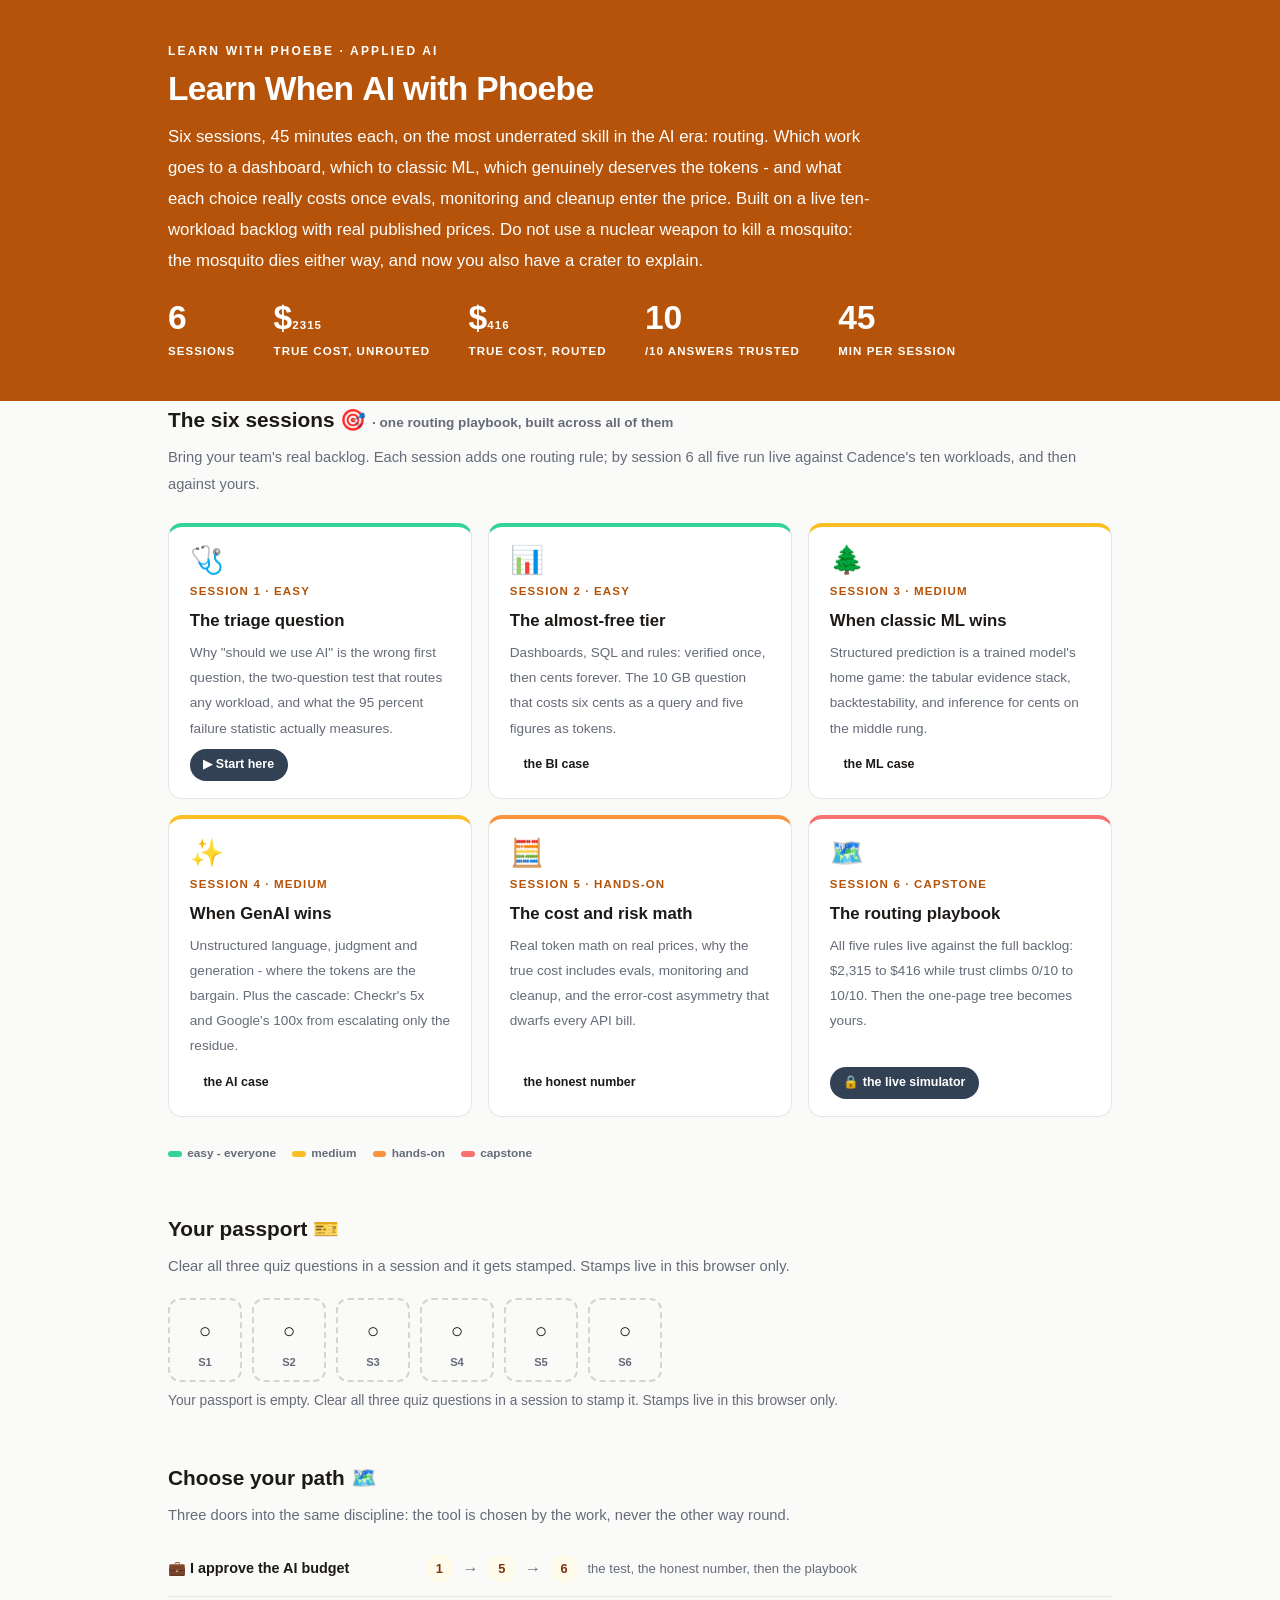
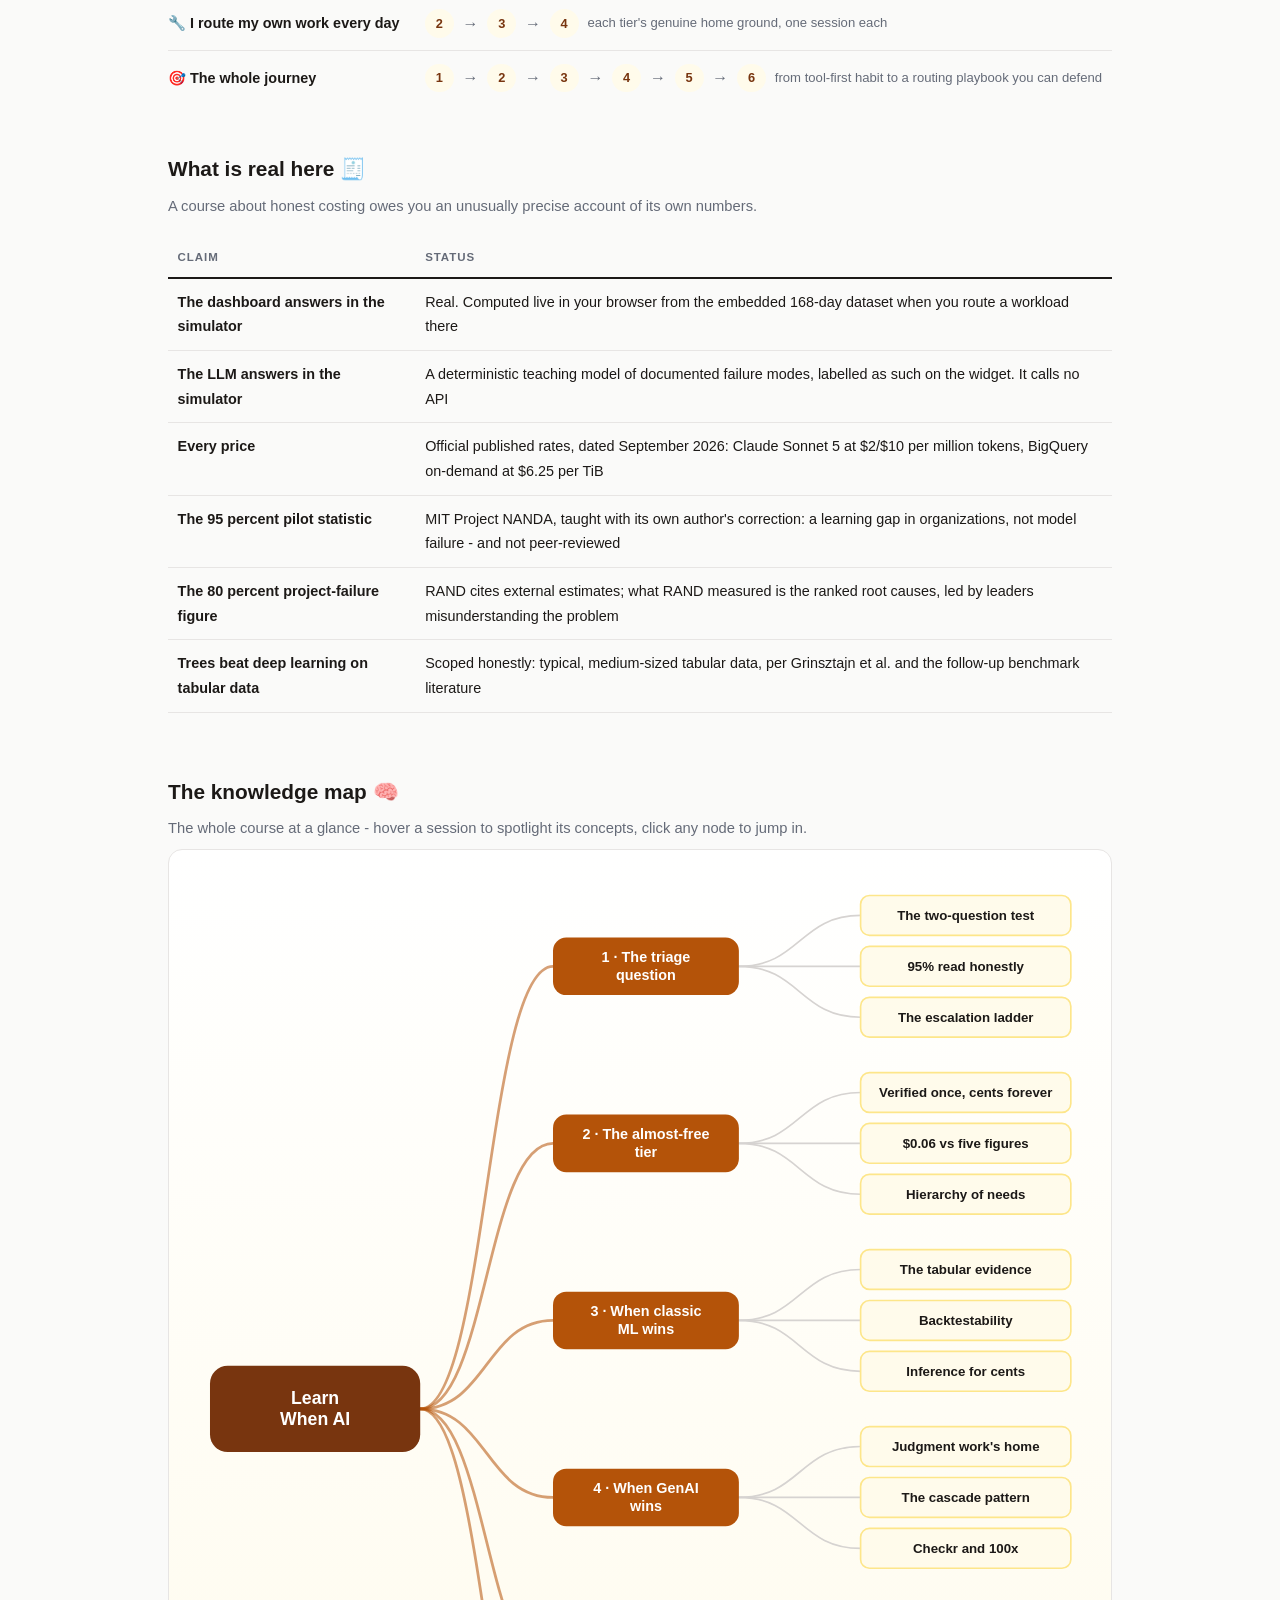
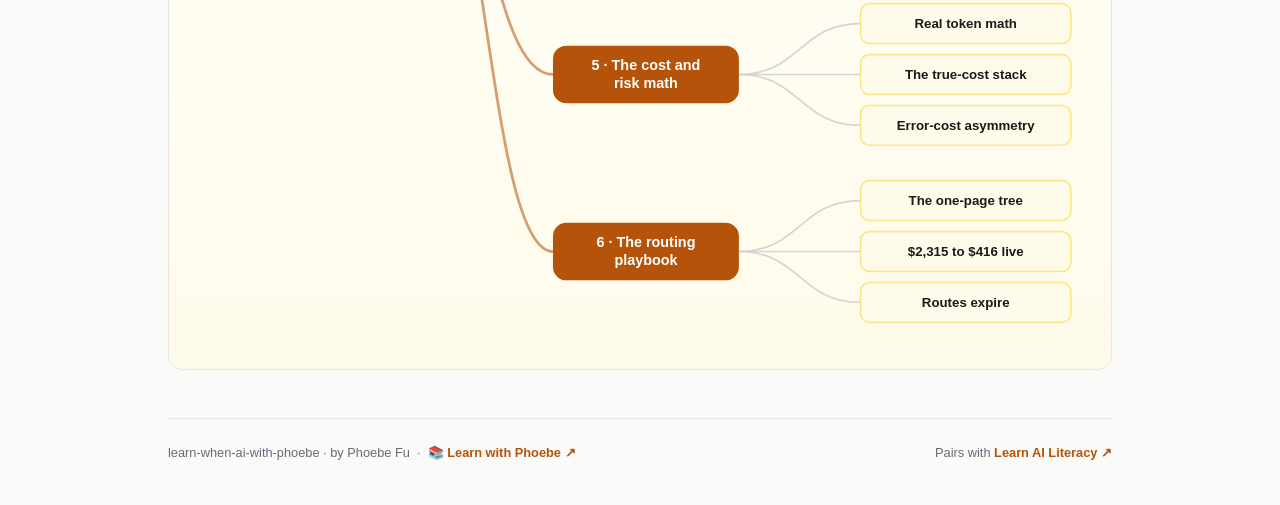
<file: index.html>
<!DOCTYPE html>
<html lang="en">
<head>
<meta charset="UTF-8">
<meta name="viewport" content="width=device-width, initial-scale=1.0">
<!-- social:start -->
<meta name="description" content="Six sessions on the routing skill: when a dashboard beats a model, when classic ML beats GenAI, and when the tokens are worth every cent. Route a live ten-workload backlog and watch true cost fall from $2,315 to $416 while trust climbs to 10/10. Free, by Phoebe Fu.">
<meta property="og:type" content="website">
<meta property="og:site_name" content="Learn with Phoebe">
<meta property="og:title" content="Learn When AI with Phoebe">
<meta property="og:description" content="When to use AI, when not: the routing skill. Do not use a nuclear weapon to kill a mosquito.">
<meta property="og:url" content="https://phoebefu6.github.io/learn-when-ai-with-phoebe/">
<meta property="og:image" content="https://phoebefu6.github.io/learn-when-ai-with-phoebe/assets/og-cover.png">
<meta name="twitter:card" content="summary_large_image">
<meta name="twitter:title" content="Learn When AI with Phoebe">
<meta name="twitter:description" content="When to use AI, when not: the routing skill. $2,315 to $416 while trust climbs to 10/10.">
<meta name="twitter:image" content="https://phoebefu6.github.io/learn-when-ai-with-phoebe/assets/og-cover.png">
<!-- social:end -->
<title>Learn When AI with Phoebe</title>
<link rel="stylesheet" href="assets/style.css?v=24">
<style>

  .stats-row { display: flex; gap: 2.4rem; margin-top: 1.5rem; flex-wrap: wrap; }
  .stat b { display: block; font-size: 2.1rem; font-weight: 800; line-height: 1.05; font-variant-numeric: tabular-nums; }
  .stat span { font-size: .72rem; opacity: 1; text-transform: uppercase; letter-spacing: .09em; font-weight: 600; }

  .course-grid { display: grid; grid-template-columns: repeat(auto-fit, minmax(17rem, 1fr)); gap: 1rem; margin-top: 1.5rem; }
  .course-card {
    border: 1px solid var(--hairline);
    border-top: 4px solid var(--diff, var(--indigo));
    border-radius: var(--radius);
    padding: 1.2rem 1.3rem 1.1rem;
    display: flex;
    flex-direction: column;
    gap: .5rem;
    text-decoration: none;
    color: var(--ink);
    background: #fff;
    transition: box-shadow .15s ease, border-color .15s ease, transform .15s ease;
    position: relative;
  }
  .course-card:hover { border-color: var(--indigo-soft); border-top-color: var(--diff, var(--indigo)); box-shadow: 0 8px 28px rgba(180,83,9,.14); transform: translateY(-3px); }
  .course-card .cicon { font-size: 1.7rem; line-height: 1; }
  .course-card .cnum { font-size: .72rem; font-weight: 700; color: var(--indigo); text-transform: uppercase; letter-spacing: .1em; }
  .course-card h3 { font-size: 1.05rem; font-weight: 800; line-height: 1.3; }
  .course-card p { font-size: .85rem; color: var(--muted); flex: 1; }
  .course-card .meta { display: flex; gap: .4rem; flex-wrap: wrap; }

  .diff-legend { display: flex; gap: 1rem; margin-top: 1.6rem; font-size: .74rem; color: var(--muted); font-weight: 600; flex-wrap: wrap; }
  .diff-legend i { display: inline-block; width: .85rem; height: .35rem; border-radius: 999px; margin-right: .35rem; vertical-align: middle; }

  .paths { margin-top: 2.6rem; }
  .paths h2 { font-size: 1.3rem; font-weight: 800; margin-bottom: .3rem; }
  .paths .plede { color: var(--muted); font-size: .92rem; margin-bottom: .8rem; }
  .path { display: flex; gap: .55rem; align-items: center; padding: .75rem 0; border-bottom: .5px solid var(--hairline); flex-wrap: wrap; }
  .path:last-child { border-bottom: none; }
  .path b { min-width: 15.5rem; font-size: .9rem; }
  .path .pstep { background: var(--indigo-50); color: var(--indigo-deep); border-radius: 999px; padding: .16rem .68rem; font-weight: 700; font-size: .8rem; text-decoration: none; transition: all .12s ease; }
  .path .pstep:hover { background: var(--indigo); color: #fff; }
  .path .parr { color: var(--muted); font-weight: 700; }

  .mm-section { margin-top: 1.6rem; }
  .mm-section h2 { font-size: 1.3rem; font-weight: 800; margin-bottom: .2rem; }
  .mm-section .mm-lede { color: var(--muted); font-size: .92rem; margin-bottom: .4rem; }
  .mm-wrap { border: 1px solid var(--hairline); border-radius: var(--radius); background: linear-gradient(180deg,#fff,#FFFBEB); padding: .6rem; overflow-x: auto; }
  .mm-svg { width: 100%; height: auto; display: block; max-width: 60rem; margin: 0 auto; min-width: 34rem; }
  .mm-link { cursor: pointer; text-decoration: none; }
  .mm-node rect { transition: opacity .15s ease, filter .15s ease; }
  .mm-node text { pointer-events: none; }
  .mm-link:hover .mm-node rect { filter: brightness(1.06); }
  .mm-edge { transition: opacity .15s ease; }
</style>
</head>
<body>

<header class="masthead">
  <div class="wrap">
    <div class="eyebrow">Learn with Phoebe · Applied AI</div>
    <h1>Learn <span class="accent">When AI</span> with Phoebe</h1>
    <p class="sub">Six sessions, 45 minutes each, on the most underrated skill in the AI era: routing. Which work goes to a dashboard, which to classic ML, which genuinely deserves the tokens - and what each choice really costs once evals, monitoring and cleanup enter the price. Built on a live ten-workload backlog with real published prices. Do not use a nuclear weapon to kill a mosquito: the mosquito dies either way, and now you also have a crater to explain.</p>
    <div class="stats-row">
      <div class="stat"><b data-count="6">6</b><span>sessions</span></div>
      <div class="stat"><b>$<span data-count="2315">2,315</span></b><span>true cost, unrouted</span></div>
      <div class="stat"><b>$<span data-count="416">416</span></b><span>true cost, routed</span></div>
      <div class="stat"><b data-count="10">10</b><span>/10 answers trusted</span></div>
      <div class="stat"><b data-count="45">45</b><span>min per session</span></div>
    </div>
  </div>
</header>

<main class="wrap">

  <section class="section">
    <div class="paths" style="margin-top:0">
      <h2>The six sessions 🎯 <span style="font-size:.85rem;font-weight:600;color:var(--muted)">· one routing playbook, built across all of them</span></h2>
      <p class="plede">Bring your team's real backlog. Each session adds one routing rule; by session 6 all five run live against Cadence's ten workloads, and then against yours.</p>
    </div>

    <div class="course-grid">
      <a class="course-card" href="courses/01-the-triage-question.html" style="--diff:#34D399">
        <span class="cicon">🩺</span>
        <span class="cnum">Session 1 · easy</span>
        <h3>The triage question</h3>
        <p>Why "should we use AI" is the wrong first question, the two-question test that routes any workload, and what the 95 percent failure statistic actually measures.</p>
        <span class="meta"><span class="pill amber">▶ Start here</span></span>
      </a>
      <a class="course-card" href="courses/02-the-almost-free-tier.html" style="--diff:#34D399">
        <span class="cicon">📊</span>
        <span class="cnum">Session 2 · easy</span>
        <h3>The almost-free tier</h3>
        <p>Dashboards, SQL and rules: verified once, then cents forever. The 10 GB question that costs six cents as a query and five figures as tokens.</p>
        <span class="meta"><span class="pill">the BI case</span></span>
      </a>
      <a class="course-card" href="courses/03-when-classic-ml-wins.html" style="--diff:#FBBF24">
        <span class="cicon">🌲</span>
        <span class="cnum">Session 3 · medium</span>
        <h3>When classic ML wins</h3>
        <p>Structured prediction is a trained model's home game: the tabular evidence stack, backtestability, and inference for cents on the middle rung.</p>
        <span class="meta"><span class="pill">the ML case</span></span>
      </a>
      <a class="course-card" href="courses/04-when-genai-wins.html" style="--diff:#FBBF24">
        <span class="cicon">✨</span>
        <span class="cnum">Session 4 · medium</span>
        <h3>When GenAI wins</h3>
        <p>Unstructured language, judgment and generation - where the tokens are the bargain. Plus the cascade: Checkr's 5x and Google's 100x from escalating only the residue.</p>
        <span class="meta"><span class="pill">the AI case</span></span>
      </a>
      <a class="course-card" href="courses/05-the-cost-and-risk-math.html" style="--diff:#FB923C">
        <span class="cicon">🧮</span>
        <span class="cnum">Session 5 · hands-on</span>
        <h3>The cost and risk math</h3>
        <p>Real token math on real prices, why the true cost includes evals, monitoring and cleanup, and the error-cost asymmetry that dwarfs every API bill.</p>
        <span class="meta"><span class="pill">the honest number</span></span>
      </a>
      <a class="course-card" href="courses/06-the-routing-playbook.html" style="--diff:#F87171">
        <span class="cicon">🗺️</span>
        <span class="cnum">Session 6 · capstone</span>
        <h3>The routing playbook</h3>
        <p>All five rules live against the full backlog: $2,315 to $416 while trust climbs 0/10 to 10/10. Then the one-page tree becomes yours.</p>
        <span class="meta"><span class="pill amber">🔒 the live simulator</span></span>
      </a>
    </div>

    <div class="diff-legend">
      <span><i style="background:#34D399"></i>easy - everyone</span>
      <span><i style="background:#FBBF24"></i>medium</span>
      <span><i style="background:#FB923C"></i>hands-on</span>
      <span><i style="background:#F87171"></i>capstone</span>
    </div>
  </section>

  <section class="section">
    <div class="paths" style="margin-top:0">
      <h2>Your passport 🎫</h2>
      <p class="plede">Clear all three quiz questions in a session and it gets stamped. Stamps live in this browser only.</p>
    </div>
    <div class="pp-strip"></div>
  </section>

  <section class="section">
    <div class="paths">
      <h2>Choose your path 🗺️</h2>
      <p class="plede">Three doors into the same discipline: the tool is chosen by the work, never the other way round.</p>
      <div class="path"><b>💼 I approve the AI budget</b>
        <a class="pstep" href="courses/01-the-triage-question.html">1</a><span class="parr">→</span>
        <a class="pstep" href="courses/05-the-cost-and-risk-math.html">5</a><span class="parr">→</span>
        <a class="pstep" href="courses/06-the-routing-playbook.html">6</a>
        <span style="font-size:.82rem;color:var(--muted)">the test, the honest number, then the playbook</span>
      </div>
      <div class="path"><b>🔧 I route my own work every day</b>
        <a class="pstep" href="courses/02-the-almost-free-tier.html">2</a><span class="parr">→</span>
        <a class="pstep" href="courses/03-when-classic-ml-wins.html">3</a><span class="parr">→</span>
        <a class="pstep" href="courses/04-when-genai-wins.html">4</a>
        <span style="font-size:.82rem;color:var(--muted)">each tier's genuine home ground, one session each</span>
      </div>
      <div class="path"><b>🎯 The whole journey</b>
        <a class="pstep" href="courses/01-the-triage-question.html">1</a><span class="parr">→</span>
        <a class="pstep" href="courses/02-the-almost-free-tier.html">2</a><span class="parr">→</span>
        <a class="pstep" href="courses/03-when-classic-ml-wins.html">3</a><span class="parr">→</span>
        <a class="pstep" href="courses/04-when-genai-wins.html">4</a><span class="parr">→</span>
        <a class="pstep" href="courses/05-the-cost-and-risk-math.html">5</a><span class="parr">→</span>
        <a class="pstep" href="courses/06-the-routing-playbook.html">6</a>
        <span style="font-size:.82rem;color:var(--muted)">from tool-first habit to a routing playbook you can defend</span>
      </div>
    </div>
  </section>

  <section class="section">
    <div class="paths" style="margin-top:0">
      <h2>What is real here 🧾</h2>
      <p class="plede">A course about honest costing owes you an unusually precise account of its own numbers.</p>
    </div>
    <table class="clean">
      <tr><th>Claim</th><th>Status</th></tr>
      <tr><td>The dashboard answers in the simulator</td><td>Real. Computed live in your browser from the embedded 168-day dataset when you route a workload there</td></tr>
      <tr><td>The LLM answers in the simulator</td><td>A deterministic teaching model of documented failure modes, labelled as such on the widget. It calls no API</td></tr>
      <tr><td>Every price</td><td>Official published rates, dated September 2026: Claude Sonnet 5 at $2/$10 per million tokens, BigQuery on-demand at $6.25 per TiB</td></tr>
      <tr><td>The 95 percent pilot statistic</td><td>MIT Project NANDA, taught with its own author's correction: a learning gap in organizations, not model failure - and not peer-reviewed</td></tr>
      <tr><td>The 80 percent project-failure figure</td><td>RAND cites external estimates; what RAND measured is the ranked root causes, led by leaders misunderstanding the problem</td></tr>
      <tr><td>Trees beat deep learning on tabular data</td><td>Scoped honestly: typical, medium-sized tabular data, per Grinsztajn et al. and the follow-up benchmark literature</td></tr>
    </table>
  </section>

  <section class="section mm-section">
    <h2>The knowledge map 🧠</h2>
    <p class="mm-lede">The whole course at a glance - hover a session to spotlight its concepts, click any node to jump in.</p>
    <div class="mm-wrap"><div id="mindmap"></div></div>
  </section>

  <footer class="pagefoot">
    <span>learn-when-ai-with-phoebe · by Phoebe Fu &nbsp;·&nbsp; 📚 <a href="https://phoebefu6.github.io/learn-with-phoebe/">Learn with Phoebe ↗</a></span>
    <span>Pairs with <a href="https://phoebefu6.github.io/learn-ai-literacy-with-phoebe/">Learn AI Literacy ↗</a></span>
  </footer>

</main>

<script>
window.MINDMAP_DATA = {
  "title": "Learn\nWhen AI",
  "centerColor": "#78350F",
  "sessions": [
    {
      "label": "The triage\nquestion",
      "href": "courses/01-the-triage-question.html",
      "color": "#34D399",
      "concepts": [
        { "label": "The two-question test", "href": "courses/01-the-triage-question.html" },
        { "label": "95% read honestly", "href": "courses/01-the-triage-question.html" },
        { "label": "The escalation ladder", "href": "courses/01-the-triage-question.html" }
      ]
    },
    {
      "label": "The almost-free\ntier",
      "href": "courses/02-the-almost-free-tier.html",
      "color": "#34D399",
      "concepts": [
        { "label": "Verified once, cents forever", "href": "courses/02-the-almost-free-tier.html" },
        { "label": "$0.06 vs five figures", "href": "courses/02-the-almost-free-tier.html" },
        { "label": "Hierarchy of needs", "href": "courses/02-the-almost-free-tier.html" }
      ]
    },
    {
      "label": "When classic\nML wins",
      "href": "courses/03-when-classic-ml-wins.html",
      "color": "#FBBF24",
      "concepts": [
        { "label": "The tabular evidence", "href": "courses/03-when-classic-ml-wins.html" },
        { "label": "Backtestability", "href": "courses/03-when-classic-ml-wins.html" },
        { "label": "Inference for cents", "href": "courses/03-when-classic-ml-wins.html" }
      ]
    },
    {
      "label": "When GenAI\nwins",
      "href": "courses/04-when-genai-wins.html",
      "color": "#FBBF24",
      "concepts": [
        { "label": "Judgment work's home", "href": "courses/04-when-genai-wins.html" },
        { "label": "The cascade pattern", "href": "courses/04-when-genai-wins.html" },
        { "label": "Checkr and 100x", "href": "courses/04-when-genai-wins.html" }
      ]
    },
    {
      "label": "The cost and\nrisk math",
      "href": "courses/05-the-cost-and-risk-math.html",
      "color": "#FB923C",
      "concepts": [
        { "label": "Real token math", "href": "courses/05-the-cost-and-risk-math.html" },
        { "label": "The true-cost stack", "href": "courses/05-the-cost-and-risk-math.html" },
        { "label": "Error-cost asymmetry", "href": "courses/05-the-cost-and-risk-math.html" }
      ]
    },
    {
      "label": "The routing\nplaybook",
      "href": "courses/06-the-routing-playbook.html",
      "color": "#F87171",
      "concepts": [
        { "label": "The one-page tree", "href": "courses/06-the-routing-playbook.html" },
        { "label": "$2,315 to $416 live", "href": "courses/06-the-routing-playbook.html" },
        { "label": "Routes expire", "href": "courses/06-the-routing-playbook.html" }
      ]
    }
  ]
};
</script>
<script src="assets/mindmap.js?v=1"></script>
<script src="assets/app.js?v=21"></script>
</body>
</html>
</file>
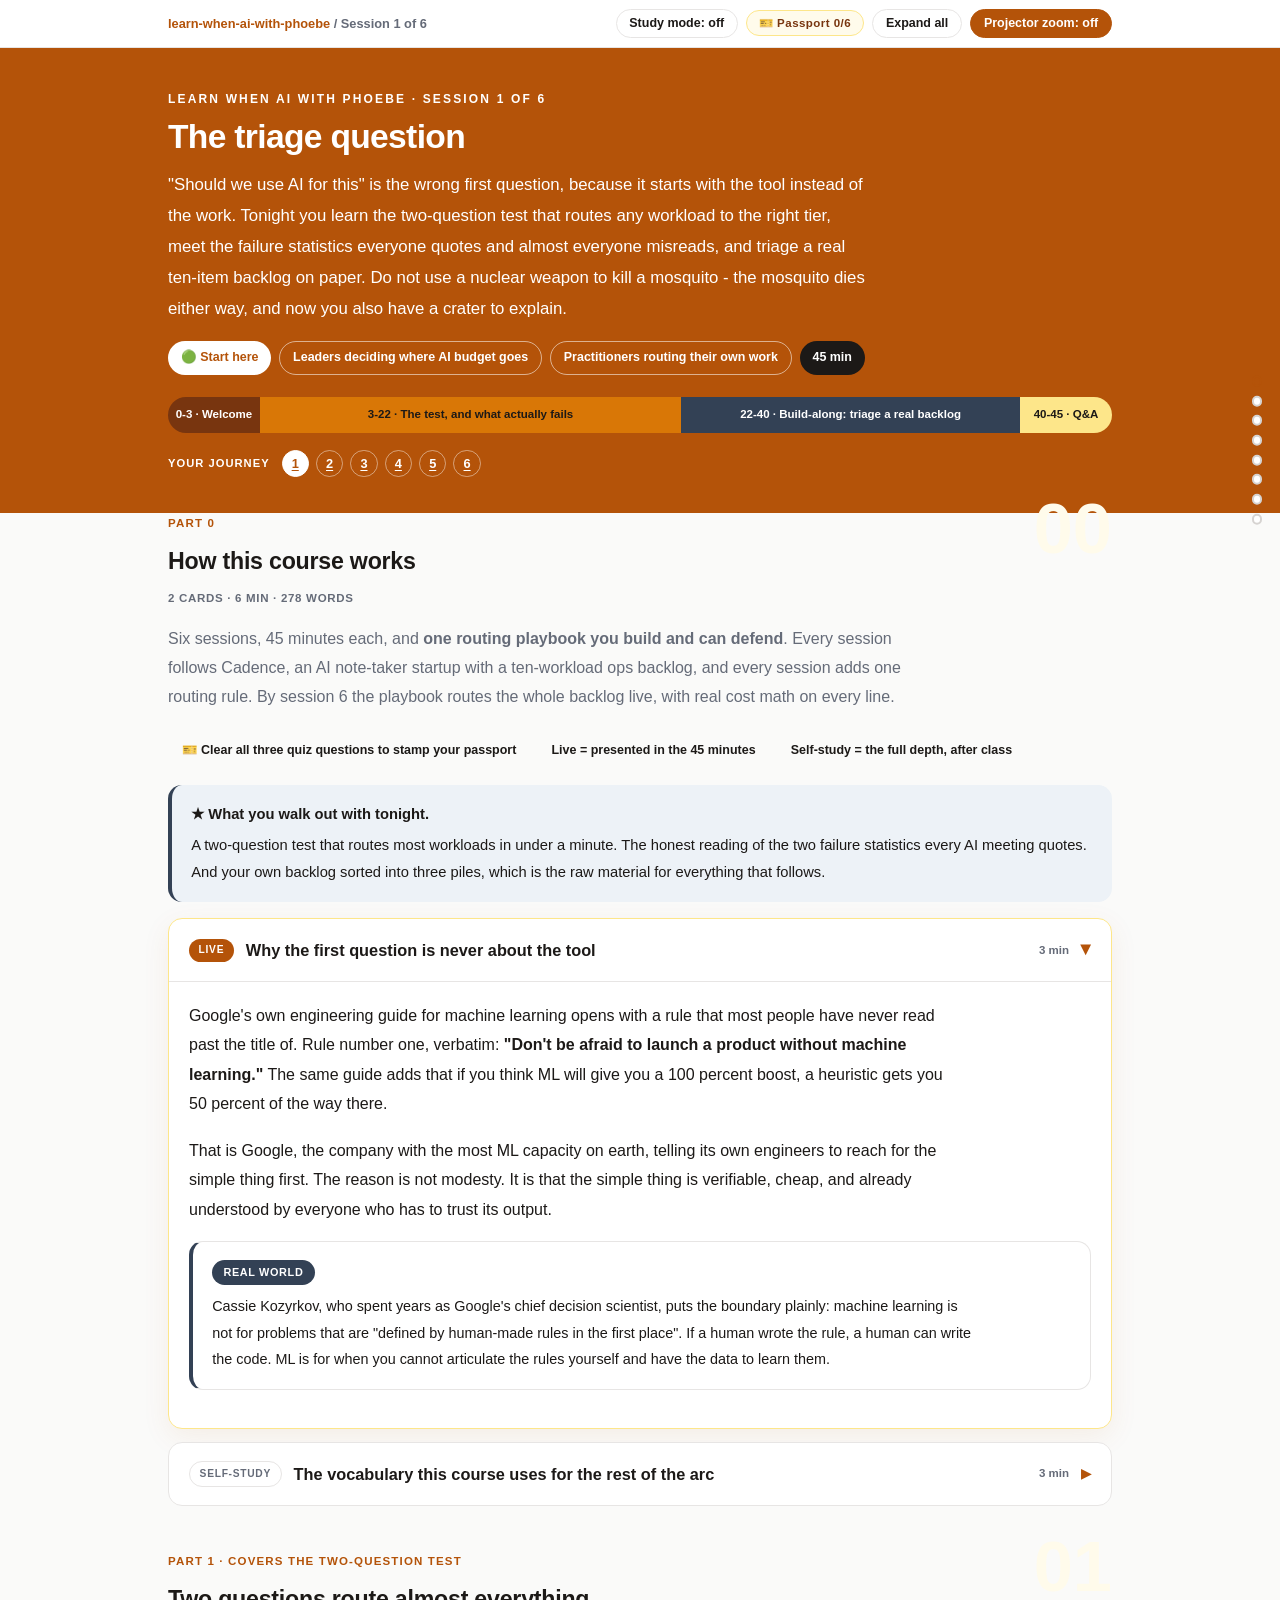
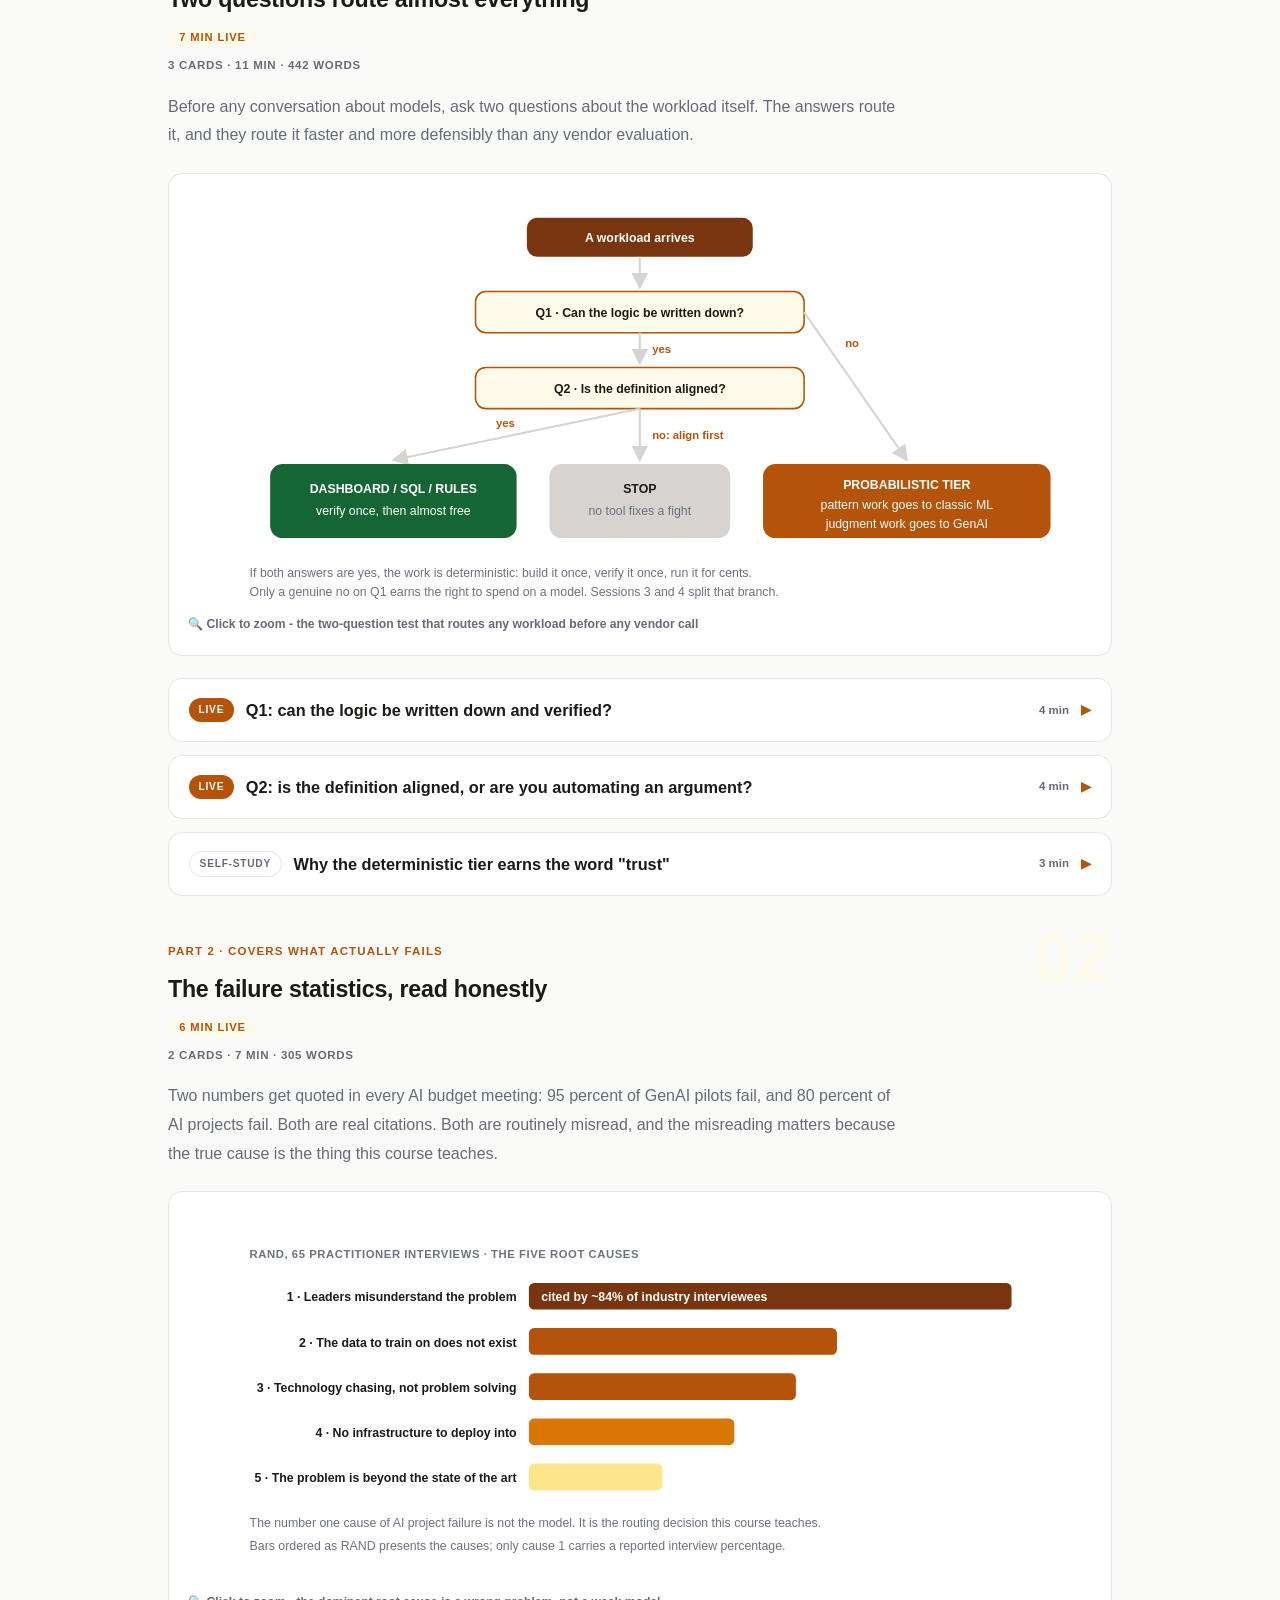
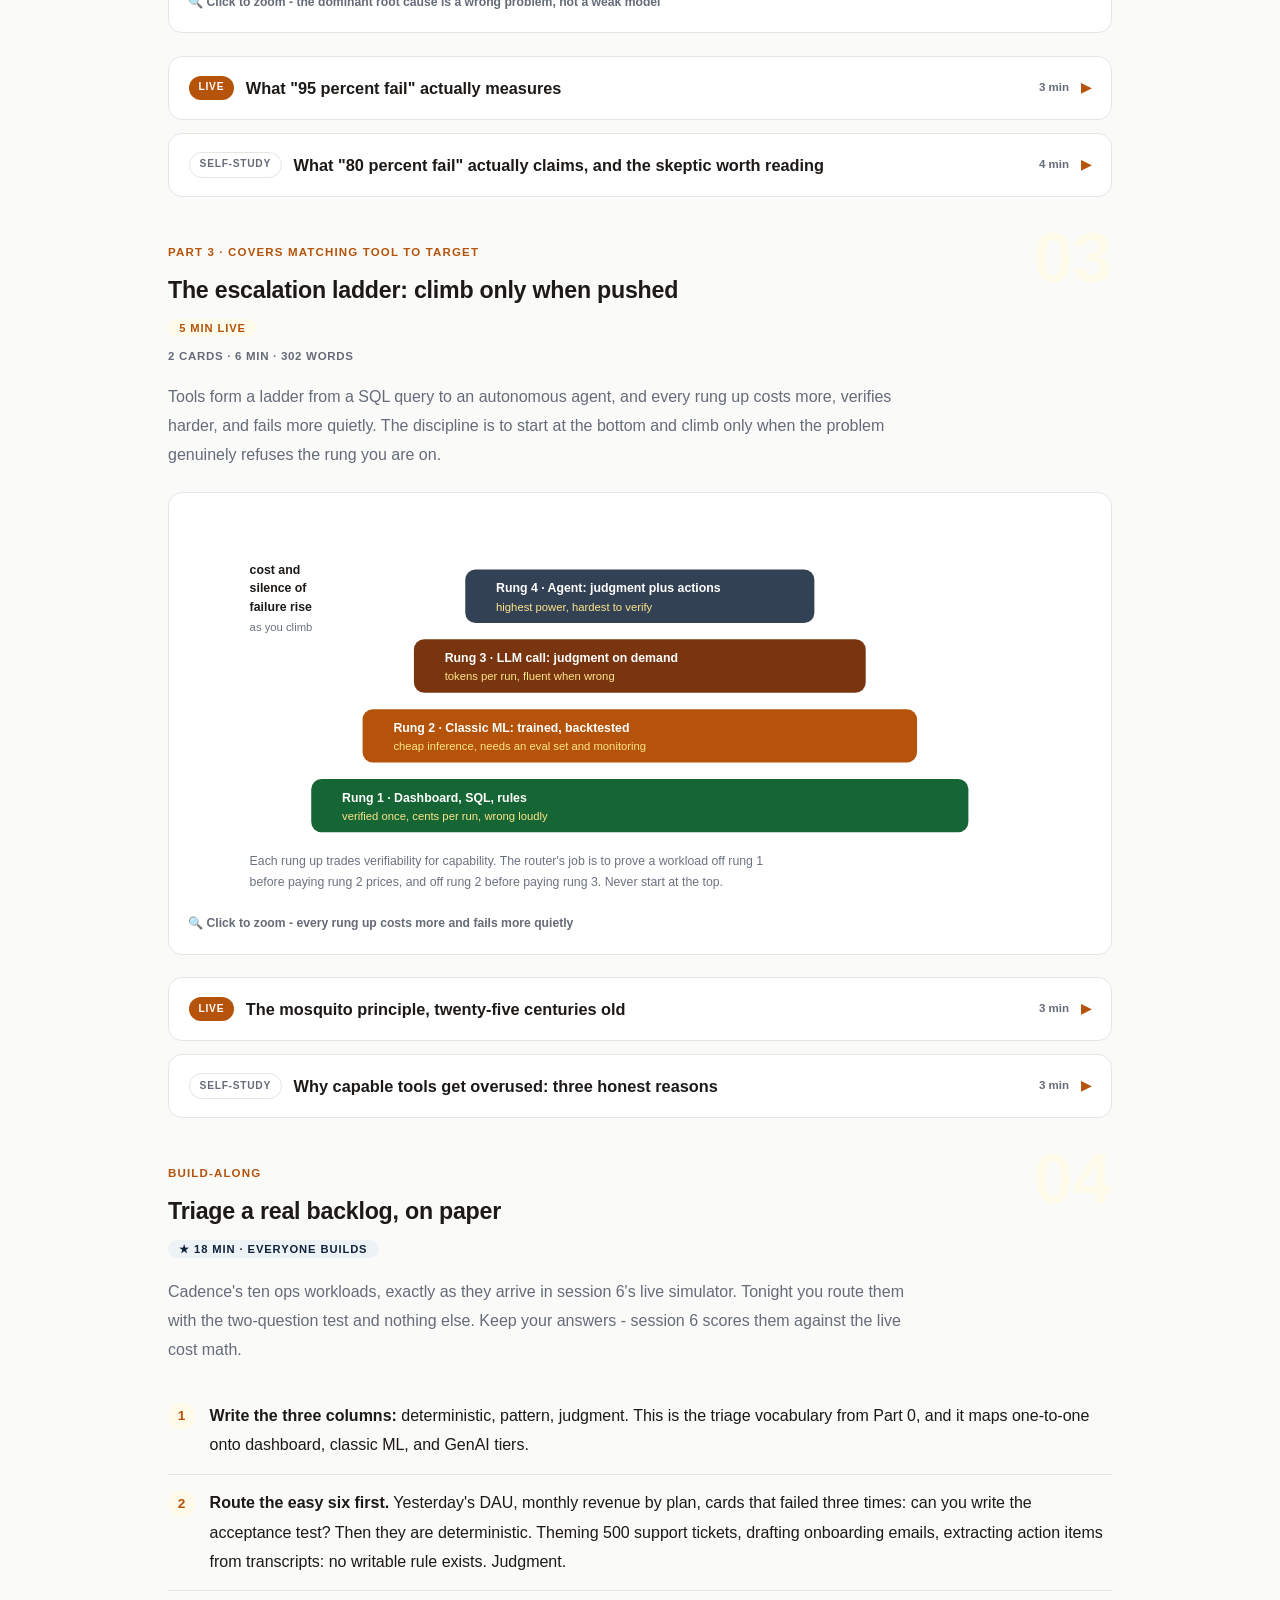
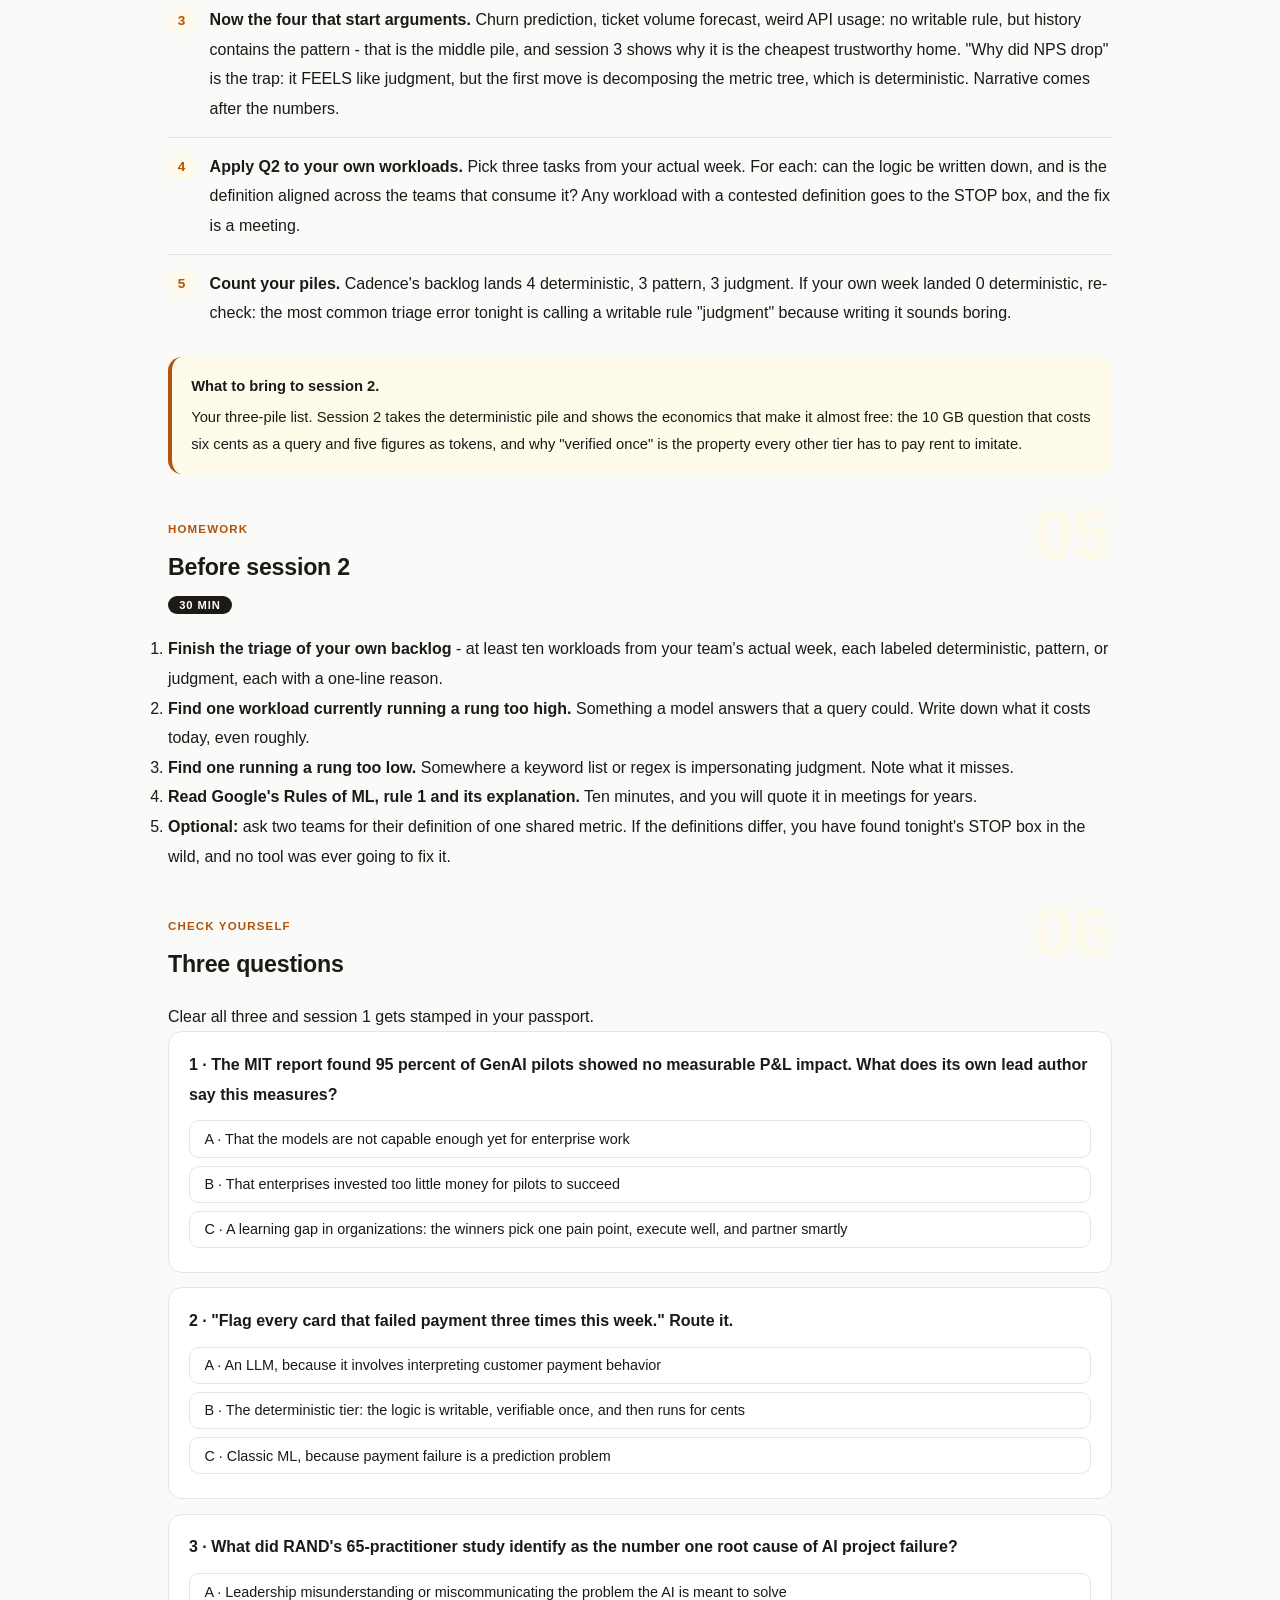
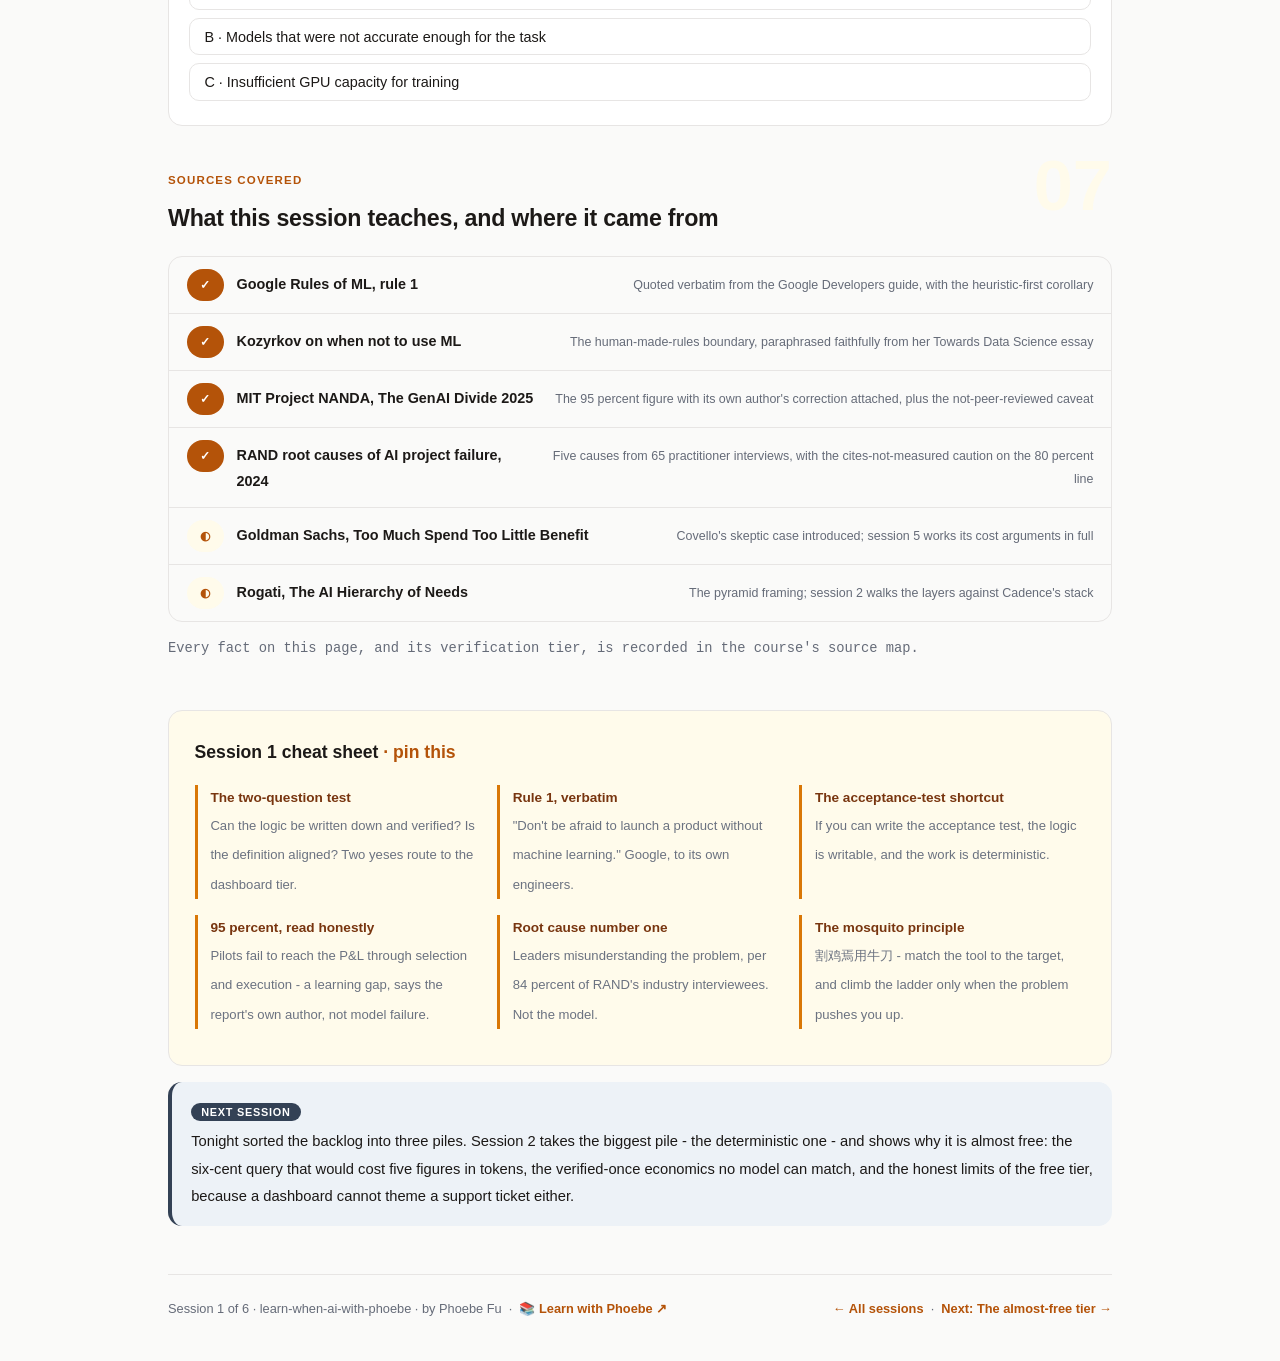
<file: courses/01-the-triage-question.html>
<!DOCTYPE html>
<html lang="en">
<head>
<meta charset="UTF-8">
<meta name="viewport" content="width=device-width, initial-scale=1.0">
<!-- social:start -->
<meta name="description" content="Session 1 of 6. Why 'should we use AI' is the wrong first question, the two-question test that routes any workload, and what the 95% failure statistic actually measures.">
<meta property="og:type" content="article">
<meta property="og:site_name" content="Learn with Phoebe">
<meta property="og:title" content="The triage question - learn when ai with phoebe">
<meta property="og:description" content="Session 1 of 6. The two-question test that routes any workload, and what the failure statistics actually measure.">
<meta property="og:url" content="https://phoebefu6.github.io/learn-when-ai-with-phoebe/courses/01-the-triage-question.html">
<meta property="og:image" content="https://phoebefu6.github.io/learn-when-ai-with-phoebe/assets/og-cover.png">
<meta property="og:image:width" content="1200">
<meta property="og:image:height" content="630">
<meta name="twitter:card" content="summary_large_image">
<meta name="twitter:title" content="The triage question - learn when ai with phoebe">
<meta name="twitter:description" content="Session 1 of 6. The two-question test that routes any workload.">
<meta name="twitter:image" content="https://phoebefu6.github.io/learn-when-ai-with-phoebe/assets/og-cover.png">
<!-- social:end -->
<title>Session 1 · The triage question - learn when ai with phoebe</title>
<link rel="stylesheet" href="../assets/style.css?v=23">
</head>
<body>

<div class="toolbar">
  <div class="wrap">
    <span class="crumb"><a href="../index.html">learn-when-ai-with-phoebe</a> / Session 1 of 6</span>
    <button class="btn" id="toggle-all" type="button">Expand all</button>
    <button class="btn primary" id="zoom-toggle" type="button">Projector zoom: off</button>
  </div>
</div>

<header class="masthead">
  <div class="wrap">
    <div class="eyebrow">Learn When AI with Phoebe · Session 1 of 6</div>
    <h1>The triage <span class="accent">question</span></h1>
    <p class="sub">"Should we use AI for this" is the wrong first question, because it starts with the tool instead of the work. Tonight you learn the two-question test that routes any workload to the right tier, meet the failure statistics everyone quotes and almost everyone misreads, and triage a real ten-item backlog on paper. Do not use a nuclear weapon to kill a mosquito - the mosquito dies either way, and now you also have a crater to explain.</p>
    <div class="chip-row">
      <span class="chip level">🟢 Start here</span>
      <span class="chip audience">Leaders deciding where AI budget goes</span>
      <span class="chip audience">Practitioners routing their own work</span>
      <span class="chip time">45 min</span>
    </div>
    <div class="agenda">
      <span class="a1" style="flex:1">0-3 · Welcome</span>
      <span class="a2" style="flex:5">3-22 · The test, and what actually fails</span>
      <span class="a3" style="flex:4">22-40 · Build-along: triage a real backlog</span>
      <span class="a4" style="flex:1">40-45 · Q&amp;A</span>
    </div>
  </div>
</header>

<main class="wrap">

  <!-- ============ INTRO ============ -->
  <section class="section" id="intro">
    <div class="section-kicker">
      <span class="klabel">Part 0</span>
      <h2>How this course works</h2>
    </div>
    <p class="lede">Six sessions, 45 minutes each, and <strong>one routing playbook you build and can defend</strong>. Every session follows Cadence, an AI note-taker startup with a ten-workload ops backlog, and every session adds one routing rule. By session 6 the playbook routes the whole backlog live, with real cost math on every line.</p>

    <div class="legend">
      <span class="pill">🎫 Clear all three quiz questions to stamp your passport</span>
      <span class="pill">Live = presented in the 45 minutes</span>
      <span class="pill">Self-study = the full depth, after class</span>
    </div>

    <div class="callout win">
      <p><strong>★ What you walk out with tonight.</strong> A two-question test that routes most workloads in under a minute. The honest reading of the two failure statistics every AI meeting quotes. And your own backlog sorted into three piles, which is the raw material for everything that follows.</p>
    </div>

    <details class="card" open>
      <summary><span class="mode live">Live</span>Why the first question is never about the tool<span class="mini">3 min</span><span class="caret">▶</span></summary>
      <div class="body">
        <p>Google's own engineering guide for machine learning opens with a rule that most people have never read past the title of. Rule number one, verbatim: <strong>"Don't be afraid to launch a product without machine learning."</strong> The same guide adds that if you think ML will give you a 100 percent boost, a heuristic gets you 50 percent of the way there.</p>
        <p>That is Google, the company with the most ML capacity on earth, telling its own engineers to reach for the simple thing first. The reason is not modesty. It is that the simple thing is verifiable, cheap, and already understood by everyone who has to trust its output.</p>
        <div class="callout example">
          <span class="ex-pill">Real world</span>
          <p>Cassie Kozyrkov, who spent years as Google's chief decision scientist, puts the boundary plainly: machine learning is not for problems that are "defined by human-made rules in the first place". If a human wrote the rule, a human can write the code. ML is for when you cannot articulate the rules yourself and have the data to learn them.</p>
        </div>
      </div>
    </details>

    <details class="card">
      <summary><span class="mode self">Self-study</span>The vocabulary this course uses for the rest of the arc<span class="mini">3 min</span><span class="caret">▶</span></summary>
      <div class="body">
        <ul>
          <li><strong>Deterministic work</strong> - the logic can be written down, verified once, and re-run forever. Metrics, thresholds, reconciliations, filters. The answer is checkable against the data.</li>
          <li><strong>Pattern work</strong> - the rule cannot be written down, but history contains it. Churn, forecasts, anomalies. A trained model learns the rule you could not articulate.</li>
          <li><strong>Judgment work</strong> - unstructured language, synthesis, generation. Theming tickets, drafting, extracting meaning from messy text. No table contains the answer.</li>
        </ul>
        <p>Three kinds of work, three tiers of tooling. Most routing mistakes are one kind of work sent to another kind's tool, in either direction - metrics sent to a language model, or language stuck in keyword counters.</p>
      </div>
    </details>
  </section>

  <!-- ============ PART 1 ============ -->
  <section class="section" id="part-1">
    <div class="section-kicker">
      <span class="klabel">Part 1 · covers the two-question test</span>
      <h2>Two questions route almost everything</h2>
      <span class="tag concept">7 min live</span>
    </div>
    <p class="lede">Before any conversation about models, ask two questions about the workload itself. The answers route it, and they route it faster and more defensibly than any vendor evaluation.</p>

    <figure class="zoomable">
      <svg viewBox="0 0 880 400" xmlns="http://www.w3.org/2000/svg" role="img" aria-label="Flow diagram: a workload is routed by two questions - can the logic be verified, and is the definition aligned - into dashboard, classic ML, or GenAI tiers">
        <style>
          .w1qB { font: 700 12px Inter, sans-serif; fill: #fff; }
          .w1qK { font: 700 12px Inter, sans-serif; fill: #1C1917; }
          .w1qT { font: 700 13px Inter, sans-serif; fill: #78350F; }
          .w1qN { font: 400 12px Inter, sans-serif; fill: #6B7280; }
          .w1qE { font: 600 11px Inter, sans-serif; fill: #B45309; }
        </style>
        <defs>
          <marker id="w1Ar" markerWidth="8" markerHeight="8" refX="7" refY="4" orient="auto"><path d="M0,0 L8,4 L0,8 z" fill="#D6D3D1"/></marker>
        </defs>
        <rect x="330" y="24" width="220" height="38" rx="10" fill="#78350F"/>
        <text class="w1qB" x="440" y="48" text-anchor="middle">A workload arrives</text>
        <line x1="440" y1="62" x2="440" y2="92" stroke="#D6D3D1" stroke-width="2" marker-end="url(#w1Ar)"/>
        <rect x="280" y="96" width="320" height="40" rx="10" fill="#FFFBEB" stroke="#B45309" stroke-width="1.5"/>
        <text class="w1qK" x="440" y="121" text-anchor="middle">Q1 · Can the logic be written down?</text>
        <line x1="440" y1="136" x2="440" y2="166" stroke="#D6D3D1" stroke-width="2" marker-end="url(#w1Ar)"/>
        <text class="w1qE" x="452" y="156">yes</text>
        <rect x="280" y="170" width="320" height="40" rx="10" fill="#FFFBEB" stroke="#B45309" stroke-width="1.5"/>
        <text class="w1qK" x="440" y="195" text-anchor="middle">Q2 · Is the definition aligned?</text>
        <line x1="440" y1="210" x2="200" y2="260" stroke="#D6D3D1" stroke-width="2" marker-end="url(#w1Ar)"/>
        <text class="w1qE" x="300" y="228">yes</text>
        <line x1="440" y1="210" x2="440" y2="260" stroke="#D6D3D1" stroke-width="2" marker-end="url(#w1Ar)"/>
        <text class="w1qE" x="452" y="240">no: align first</text>
        <line x1="600" y1="116" x2="700" y2="260" stroke="#D6D3D1" stroke-width="2" marker-end="url(#w1Ar)"/>
        <text class="w1qE" x="640" y="150">no</text>
        <rect x="80" y="264" width="240" height="72" rx="12" fill="#166534"/>
        <text class="w1qB" x="200" y="292" text-anchor="middle">DASHBOARD / SQL / RULES</text>
        <text class="w1qB" x="200" y="314" text-anchor="middle" style="font-weight:400">verify once, then almost free</text>
        <rect x="352" y="264" width="176" height="72" rx="12" fill="#D6D3D1"/>
        <text class="w1qK" x="440" y="292" text-anchor="middle">STOP</text>
        <text class="w1qN" x="440" y="314" text-anchor="middle">no tool fixes a fight</text>
        <rect x="560" y="264" width="280" height="72" rx="12" fill="#B45309"/>
        <text class="w1qB" x="700" y="288" text-anchor="middle">PROBABILISTIC TIER</text>
        <text class="w1qB" x="700" y="308" text-anchor="middle" style="font-weight:400">pattern work goes to classic ML</text>
        <text class="w1qB" x="700" y="326" text-anchor="middle" style="font-weight:400">judgment work goes to GenAI</text>
        <text class="w1qN" x="60" y="374">If both answers are yes, the work is deterministic: build it once, verify it once, run it for cents.</text>
        <text class="w1qN" x="60" y="392">Only a genuine no on Q1 earns the right to spend on a model. Sessions 3 and 4 split that branch.</text>
      </svg>
      <figcaption>🔍 Click to zoom - the two-question test that routes any workload before any vendor call</figcaption>
    </figure>

    <details class="card">
      <summary><span class="mode live">Live</span>Q1: can the logic be written down and verified?<span class="mini">4 min</span><span class="caret">▶</span></summary>
      <div class="body">
        <p>Daily active users. Revenue by plan. Cards that failed three times. Every one of these has a definition a human wrote, which means a human can write the query, someone can check it against the data once, and from then on the answer is <strong>correct by construction</strong>. There is nothing for a model to be intelligent about.</p>
        <p>The test in practice: <strong>if you can imagine writing the acceptance test, the logic is writable.</strong> "The DAU number must equal the count of distinct users with an event yesterday" is an acceptance test. "The summary must capture what customers meant" is not.</p>
        <div class="callout tip">
          <p><strong>The trap runs in both directions.</strong> Sending a metric to a language model wastes money and adds risk. But teams also spend months hand-writing rules for judgment work - keyword lists for ticket theming, regex for meeting notes - where no writable rule exists. The test is honest in both directions: a genuine no on Q1 is a real license to spend.</p>
        </div>
      </div>
    </details>

    <details class="card">
      <summary><span class="mode live">Live</span>Q2: is the definition aligned, or are you automating an argument?<span class="mini">4 min</span><span class="caret">▶</span></summary>
      <div class="body">
        <p>The second question catches the failure the first one cannot. If finance counts revenue one way and product counts it another, no tool on any tier fixes that. A dashboard shows the disagreement faster. An LLM papers over it with fluent prose, which is worse, because now the disagreement ships inside a confident paragraph.</p>
        <p>Alignment is a meeting, not a model. It is also the cheapest step in the whole pipeline: one hour of arguing about the definition of "active" saves every downstream tool from computing the wrong thing correctly.</p>
        <div class="callout example">
          <span class="ex-pill">Real world</span>
          <p>Monica Rogati drew this as a pyramid in 2017 and it has not aged a day: collect, move and store, explore and transform, aggregate and label, learn and optimize, and only then AI at the tip. Her framing: AI is the self-actualization of the data hierarchy, and you need food, water and shelter first. Most organizations reaching for the tip are skipping meals.</p>
        </div>
      </div>
    </details>

    <details class="card">
      <summary><span class="mode self">Self-study</span>Why the deterministic tier earns the word "trust"<span class="mini">3 min</span><span class="caret">▶</span></summary>
      <div class="body">
        <p>A verified query is not "probably right". It is right in the way a proof is right: the logic was checked against the data once, and the same logic runs every time. That property - <strong>verifiability</strong> - is what lets a CFO sign the number without re-deriving it.</p>
        <p>Probabilistic tools can be excellent, calibrated, and worth every cent. What they cannot be is correct by construction. That is not a criticism, it is a category difference, and the whole discipline of this course is refusing to blur it.</p>
        <table class="clean">
          <tr><th>Property</th><th>Deterministic tier</th><th>Probabilistic tier</th></tr>
          <tr><td>Verified how</td><td>Once, against the data</td><td>Continuously, against an eval set</td></tr>
          <tr><td>Marginal cost</td><td>Cents per run</td><td>Tokens, compute, monitoring</td></tr>
          <tr><td>When it is wrong</td><td>Loudly, reproducibly</td><td>Fluently, sometimes silently</td></tr>
          <tr><td>Who can check it</td><td>Anyone who can read the logic</td><td>Whoever maintains the evals</td></tr>
        </table>
      </div>
    </details>
  </section>

  <!-- ============ PART 2 ============ -->
  <section class="section" id="part-2">
    <div class="section-kicker">
      <span class="klabel">Part 2 · covers what actually fails</span>
      <h2>The failure statistics, read honestly</h2>
      <span class="tag concept">6 min live</span>
    </div>
    <p class="lede">Two numbers get quoted in every AI budget meeting: 95 percent of GenAI pilots fail, and 80 percent of AI projects fail. Both are real citations. Both are routinely misread, and the misreading matters because the true cause is the thing this course teaches.</p>

    <figure class="zoomable">
      <svg viewBox="0 0 880 360" xmlns="http://www.w3.org/2000/svg" role="img" aria-label="RAND root causes of AI project failure, with leadership misunderstanding of the problem as the dominant cause, cited by 84 percent of industry interviewees">
        <style>
          .w1rL { font: 600 12px Inter, sans-serif; fill: #1C1917; }
          .w1rV { font: 800 12px Inter, sans-serif; fill: #fff; }
          .w1rW { font: 800 12px Inter, sans-serif; fill: #1C1917; }
          .w1rN { font: 400 12px Inter, sans-serif; fill: #6B7280; }
          .w1rH { font: 700 11px Inter, sans-serif; fill: #6B7280; letter-spacing: .05em; }
        </style>
        <text class="w1rH" x="60" y="46">RAND, 65 PRACTITIONER INTERVIEWS · THE FIVE ROOT CAUSES</text>
        <text class="w1rL" x="320" y="88" text-anchor="end">1 · Leaders misunderstand the problem</text>
        <rect x="332" y="70" width="470" height="26" rx="5" fill="#78350F"/>
        <text class="w1rV" x="344" y="88">cited by ~84% of industry interviewees</text>
        <text class="w1rL" x="320" y="132" text-anchor="end">2 · The data to train on does not exist</text>
        <rect x="332" y="114" width="300" height="26" rx="5" fill="#B45309"/>
        <text class="w1rL" x="320" y="176" text-anchor="end">3 · Technology chasing, not problem solving</text>
        <rect x="332" y="158" width="260" height="26" rx="5" fill="#B45309"/>
        <text class="w1rL" x="320" y="220" text-anchor="end">4 · No infrastructure to deploy into</text>
        <rect x="332" y="202" width="200" height="26" rx="5" fill="#D97706"/>
        <text class="w1rL" x="320" y="264" text-anchor="end">5 · The problem is beyond the state of the art</text>
        <rect x="332" y="246" width="130" height="26" rx="5" fill="#FDE68A"/>
        <text class="w1rN" x="60" y="308">The number one cause of AI project failure is not the model. It is the routing decision this course teaches.</text>
        <text class="w1rN" x="60" y="330">Bars ordered as RAND presents the causes; only cause 1 carries a reported interview percentage.</text>
      </svg>
      <figcaption>🔍 Click to zoom - the dominant root cause is a wrong problem, not a weak model</figcaption>
    </figure>

    <details class="card">
      <summary><span class="mode live">Live</span>What "95 percent fail" actually measures<span class="mini">3 min</span><span class="caret">▶</span></summary>
      <div class="body">
        <p>The MIT Project NANDA report from July 2025 found that despite 30 to 40 billion dollars of enterprise investment, <strong>95 percent of GenAI pilots showed no measurable profit-and-loss impact</strong>. That figure moved markets, and it is usually quoted as proof the technology does not work.</p>
        <p>Its own lead author says the opposite. The divide is a <strong>learning gap in organizations</strong>: the roughly 5 percent that succeed pick one pain point, execute well, and partner smartly. The same report documents a thriving shadow economy of employees quietly succeeding with personal AI tools while the official pilot stalls. The honest reading: <strong>pilots fail to cross into the P&amp;L, and the cause is selection and execution, not model capability</strong>. Worth knowing: the report is pre-publication and not peer-reviewed, which is exactly the kind of caveat a leader should attach when quoting it.</p>
      </div>
    </details>

    <details class="card">
      <summary><span class="mode self">Self-study</span>What "80 percent fail" actually claims, and the skeptic worth reading<span class="mini">4 min</span><span class="caret">▶</span></summary>
      <div class="body">
        <p>The RAND report is careful in a way its quoters are not: it says "<strong>by some estimates</strong>, more than 80 percent of AI projects fail - twice the rate of failure for information technology projects that do not involve AI". RAND cites the estimate; it did not measure it. What RAND did measure, across 65 experienced practitioners, is the ranked causes in the figure above.</p>
        <p>The strongest published skeptic case is Goldman Sachs' 2024 report "Gen AI: Too Much Spend, Too Little Benefit?", where Jim Covello argues that roughly a trillion dollars of capex has "little to show for it so far" and that AI "isn't designed to solve the complex problems that would justify the costs". Read it knowing it is a debate: the same document carries Goldman analysts arguing the optimistic side. The takeaway for a router is neither camp's headline - it is that <strong>the spend is real, the returns are concentrated, and routing decides which side of the concentration you land on</strong>.</p>
      </div>
    </details>
  </section>

  <!-- ============ PART 3 ============ -->
  <section class="section" id="part-3">
    <div class="section-kicker">
      <span class="klabel">Part 3 · covers matching tool to target</span>
      <h2>The escalation ladder: climb only when pushed</h2>
      <span class="tag concept">5 min live</span>
    </div>
    <p class="lede">Tools form a ladder from a SQL query to an autonomous agent, and every rung up costs more, verifies harder, and fails more quietly. The discipline is to start at the bottom and climb only when the problem genuinely refuses the rung you are on.</p>

    <figure class="zoomable">
      <svg viewBox="0 0 880 380" xmlns="http://www.w3.org/2000/svg" role="img" aria-label="Escalation ladder from SQL and rules at the bottom, through classic ML, to LLM calls and agents at the top, with cost and verifiability annotations per rung">
        <style>
          .w1eT { font: 700 12px Inter, sans-serif; fill: #fff; }
          .w1eK { font: 700 12px Inter, sans-serif; fill: #1C1917; }
          .w1eS { font: 400 11px Inter, sans-serif; fill: #6B7280; }
          .w1eW { font: 400 11px Inter, sans-serif; fill: #FDE68A; }
          .w1eN { font: 400 12px Inter, sans-serif; fill: #6B7280; }
        </style>
        <rect x="120" y="260" width="640" height="52" rx="10" fill="#166534"/>
        <text class="w1eT" x="150" y="282">Rung 1 · Dashboard, SQL, rules</text>
        <text class="w1eW" x="150" y="300">verified once, cents per run, wrong loudly</text>
        <rect x="170" y="192" width="540" height="52" rx="10" fill="#B45309"/>
        <text class="w1eT" x="200" y="214">Rung 2 · Classic ML: trained, backtested</text>
        <text class="w1eW" x="200" y="232">cheap inference, needs an eval set and monitoring</text>
        <rect x="220" y="124" width="440" height="52" rx="10" fill="#78350F"/>
        <text class="w1eT" x="250" y="146">Rung 3 · LLM call: judgment on demand</text>
        <text class="w1eW" x="250" y="164">tokens per run, fluent when wrong</text>
        <rect x="270" y="56" width="340" height="52" rx="10" fill="#334155"/>
        <text class="w1eT" x="300" y="78">Rung 4 · Agent: judgment plus actions</text>
        <text class="w1eW" x="300" y="96">highest power, hardest to verify</text>
        <text class="w1eK" x="60" y="60">cost and</text>
        <text class="w1eK" x="60" y="78">silence of</text>
        <text class="w1eK" x="60" y="96">failure rise</text>
        <text class="w1eS" x="60" y="116">as you climb</text>
        <text class="w1eN" x="60" y="344">Each rung up trades verifiability for capability. The router's job is to prove a workload off rung 1</text>
        <text class="w1eN" x="60" y="364">before paying rung 2 prices, and off rung 2 before paying rung 3. Never start at the top.</text>
      </svg>
      <figcaption>🔍 Click to zoom - every rung up costs more and fails more quietly</figcaption>
    </figure>

    <details class="card">
      <summary><span class="mode live">Live</span>The mosquito principle, twenty-five centuries old<span class="mini">3 min</span><span class="caret">▶</span></summary>
      <div class="body">
        <p>The instinct this course trains has a long pedigree. The Analects records Confucius, arriving in a small town governed with elaborate ceremonial music, asking with a smile: 割鸡焉用牛刀 - <strong>why use an ox-cleaver to kill a chicken?</strong> The modern version is the one on this course's masthead: do not use a nuclear weapon to kill a mosquito.</p>
        <p>Notice what the proverb is not saying. It is not anti-cleaver. When there is an ox, bring the cleaver, and bring the best one you can afford. Session 4 is entirely about recognizing the ox. The failure mode is unmatched scale in either direction: the cleaver on the chicken wastes the cleaver, and the paring knife on the ox ruins the knife and leaves the ox annoyed.</p>
        <div class="callout example">
          <span class="ex-pill">Real world</span>
          <p>Cadence's founder asked the data lead for "yesterday's active users" in standup. The lead piped the events table through an LLM summarizer built for meeting notes, because it was already wired up. The number came back plausible, wrong by six percent, and nobody knew until finance reconciled month-end. The query that answers the question correctly costs less than a cent and was already running behind an unused dashboard tile.</p>
        </div>
      </div>
    </details>

    <details class="card">
      <summary><span class="mode self">Self-study</span>Why capable tools get overused: three honest reasons<span class="mini">3 min</span><span class="caret">▶</span></summary>
      <div class="body">
        <ul>
          <li><strong>The capable tool is already open.</strong> Once a team has an LLM integration, marginal workloads flow to it by convenience, not by fit. Convenience is a real benefit; it is just rarely priced against the verification cost it drags in.</li>
          <li><strong>Demos reward the top rung.</strong> An agent doing a metric lookup looks impressive in a demo and indefensible in an audit. The demo audience never sees the eval set that now has to exist forever.</li>
          <li><strong>Nobody gets promoted for a WHERE clause.</strong> Incentives tilt toward visible sophistication. A routing playbook makes the boring-but-right choice legible as a decision, which is the only way it survives review season.</li>
        </ul>
      </div>
    </details>
  </section>

  <!-- ============ DEMO ============ -->
  <section class="section" id="demo-1">
    <div class="section-kicker">
      <span class="klabel">Build-along</span>
      <h2>Triage a real backlog, on paper</h2>
      <span class="tag demo">★ 18 min · everyone builds</span>
    </div>
    <p class="lede">Cadence's ten ops workloads, exactly as they arrive in session 6's live simulator. Tonight you route them with the two-question test and nothing else. Keep your answers - session 6 scores them against the live cost math.</p>

    <div class="steps">
      <div class="step"><p><strong>Write the three columns:</strong> deterministic, pattern, judgment. This is the triage vocabulary from Part 0, and it maps one-to-one onto dashboard, classic ML, and GenAI tiers.</p></div>
      <div class="step"><p><strong>Route the easy six first.</strong> Yesterday's DAU, monthly revenue by plan, cards that failed three times: can you write the acceptance test? Then they are deterministic. Theming 500 support tickets, drafting onboarding emails, extracting action items from transcripts: no writable rule exists. Judgment.</p></div>
      <div class="step"><p><strong>Now the four that start arguments.</strong> Churn prediction, ticket volume forecast, weird API usage: no writable rule, but history contains the pattern - that is the middle pile, and session 3 shows why it is the cheapest trustworthy home. "Why did NPS drop" is the trap: it FEELS like judgment, but the first move is decomposing the metric tree, which is deterministic. Narrative comes after the numbers.</p></div>
      <div class="step"><p><strong>Apply Q2 to your own workloads.</strong> Pick three tasks from your actual week. For each: can the logic be written down, and is the definition aligned across the teams that consume it? Any workload with a contested definition goes to the STOP box, and the fix is a meeting.</p></div>
      <div class="step"><p><strong>Count your piles.</strong> Cadence's backlog lands 4 deterministic, 3 pattern, 3 judgment. If your own week landed 0 deterministic, re-check: the most common triage error tonight is calling a writable rule "judgment" because writing it sounds boring.</p></div>
    </div>

    <div class="callout tip">
      <p><strong>What to bring to session 2.</strong> Your three-pile list. Session 2 takes the deterministic pile and shows the economics that make it almost free: the 10 GB question that costs six cents as a query and five figures as tokens, and why "verified once" is the property every other tier has to pay rent to imitate.</p>
    </div>
  </section>

  <!-- ============ HOMEWORK ============ -->
  <section class="section" id="exercise">
    <div class="section-kicker">
      <span class="klabel">Homework</span>
      <h2>Before session 2</h2>
      <span class="tag exercise">30 min</span>
    </div>
    <ol>
      <li><strong>Finish the triage of your own backlog</strong> - at least ten workloads from your team's actual week, each labeled deterministic, pattern, or judgment, each with a one-line reason.</li>
      <li><strong>Find one workload currently running a rung too high.</strong> Something a model answers that a query could. Write down what it costs today, even roughly.</li>
      <li><strong>Find one running a rung too low.</strong> Somewhere a keyword list or regex is impersonating judgment. Note what it misses.</li>
      <li><strong>Read Google's Rules of ML, rule 1 and its explanation.</strong> Ten minutes, and you will quote it in meetings for years.</li>
      <li><strong>Optional:</strong> ask two teams for their definition of one shared metric. If the definitions differ, you have found tonight's STOP box in the wild, and no tool was ever going to fix it.</li>
    </ol>
  </section>

  <!-- ============ QUIZ ============ -->
  <section class="section" id="quiz">
    <div class="section-kicker">
      <span class="klabel">Check yourself</span>
      <h2>Three questions</h2>
    </div>
    <p>Clear all three and session 1 gets stamped in your passport.</p>

    <div class="quiz-q" data-answer="2">
      <p class="qtext">1 · The MIT report found 95 percent of GenAI pilots showed no measurable P&amp;L impact. What does its own lead author say this measures?</p>
      <button class="qopt" type="button">A · That the models are not capable enough yet for enterprise work</button>
      <button class="qopt" type="button">B · That enterprises invested too little money for pilots to succeed</button>
      <button class="qopt" type="button">C · A learning gap in organizations: the winners pick one pain point, execute well, and partner smartly</button>
      <p class="qwhy">The report's lead author has pushed back on the "AI does not work" reading. The same report documents employees succeeding with personal AI tools while official pilots stall. The failure is selection and execution - the routing skill - not model capability. And the report is pre-publication, a caveat worth attaching when you quote it.</p>
    </div>

    <div class="quiz-q" data-answer="1">
      <p class="qtext">2 · "Flag every card that failed payment three times this week." Route it.</p>
      <button class="qopt" type="button">A · An LLM, because it involves interpreting customer payment behavior</button>
      <button class="qopt" type="button">B · The deterministic tier: the logic is writable, verifiable once, and then runs for cents</button>
      <button class="qopt" type="button">C · Classic ML, because payment failure is a prediction problem</button>
      <p class="qwhy">"Failed three or more times" is a writable rule - a WHERE clause, not intelligence. You can write the acceptance test, so Q1 answers yes. Predicting who WILL fail next month would be pattern work; flagging who already did is arithmetic.</p>
    </div>

    <div class="quiz-q" data-answer="0">
      <p class="qtext">3 · What did RAND's 65-practitioner study identify as the number one root cause of AI project failure?</p>
      <button class="qopt" type="button">A · Leadership misunderstanding or miscommunicating the problem the AI is meant to solve</button>
      <button class="qopt" type="button">B · Models that were not accurate enough for the task</button>
      <button class="qopt" type="button">C · Insufficient GPU capacity for training</button>
      <p class="qwhy">Cited by roughly 84 percent of industry interviewees - the dominant cause by a wide margin, ahead of missing data, technology chasing, missing infrastructure, and genuinely impossible problems. Note RAND's own care with the headline number: it cites estimates that 80 percent of projects fail; it did not measure that figure itself.</p>
    </div>

    <p class="quiz-score"></p>
  </section>

  <!-- ============ OFFICIAL COVERAGE ============ -->
  <section class="section" id="official">
    <div class="section-kicker">
      <span class="klabel">Sources covered</span>
      <h2>What this session teaches, and where it came from</h2>
    </div>
    <div class="covered">
      <div class="covered-row"><span class="status pill solid">✓</span><span class="name">Google Rules of ML, rule 1</span><span class="note">Quoted verbatim from the Google Developers guide, with the heuristic-first corollary</span></div>
      <div class="covered-row"><span class="status pill solid">✓</span><span class="name">Kozyrkov on when not to use ML</span><span class="note">The human-made-rules boundary, paraphrased faithfully from her Towards Data Science essay</span></div>
      <div class="covered-row"><span class="status pill solid">✓</span><span class="name">MIT Project NANDA, The GenAI Divide 2025</span><span class="note">The 95 percent figure with its own author's correction attached, plus the not-peer-reviewed caveat</span></div>
      <div class="covered-row"><span class="status pill solid">✓</span><span class="name">RAND root causes of AI project failure, 2024</span><span class="note">Five causes from 65 practitioner interviews, with the cites-not-measured caution on the 80 percent line</span></div>
      <div class="covered-row"><span class="status pill light">◐</span><span class="name">Goldman Sachs, Too Much Spend Too Little Benefit</span><span class="note">Covello's skeptic case introduced; session 5 works its cost arguments in full</span></div>
      <div class="covered-row"><span class="status pill light">◐</span><span class="name">Rogati, The AI Hierarchy of Needs</span><span class="note">The pyramid framing; session 2 walks the layers against Cadence's stack</span></div>
    </div>
    <p class="mono" style="margin-top:14px">Every fact on this page, and its verification tier, is recorded in the course's source map.</p>
  </section>

  <!-- ============ CHEAT SHEET ============ -->
  <section class="cheat" id="cheatsheet">
    <h3>Session 1 cheat sheet <span>· pin this</span></h3>
    <div class="grid-2">
      <div class="cheat-item"><b>The two-question test</b><span>Can the logic be written down and verified? Is the definition aligned? Two yeses route to the dashboard tier.</span></div>
      <div class="cheat-item"><b>Rule 1, verbatim</b><span>"Don't be afraid to launch a product without machine learning." Google, to its own engineers.</span></div>
      <div class="cheat-item"><b>The acceptance-test shortcut</b><span>If you can write the acceptance test, the logic is writable, and the work is deterministic.</span></div>
      <div class="cheat-item"><b>95 percent, read honestly</b><span>Pilots fail to reach the P&amp;L through selection and execution - a learning gap, says the report's own author, not model failure.</span></div>
      <div class="cheat-item"><b>Root cause number one</b><span>Leaders misunderstanding the problem, per 84 percent of RAND's industry interviewees. Not the model.</span></div>
      <div class="cheat-item"><b>The mosquito principle</b><span>割鸡焉用牛刀 - match the tool to the target, and climb the ladder only when the problem pushes you up.</span></div>
    </div>
  </section>

  <div class="callout next">
    <span class="nx-pill">Next session</span>
    <p>Tonight sorted the backlog into three piles. Session 2 takes the biggest pile - the deterministic one - and shows why it is almost free: the six-cent query that would cost five figures in tokens, the verified-once economics no model can match, and the honest limits of the free tier, because a dashboard cannot theme a support ticket either.</p>
  </div>

  <footer class="pagefoot">
    <span>Session 1 of 6 · learn-when-ai-with-phoebe · by Phoebe Fu &nbsp;·&nbsp; 📚 <a href="https://phoebefu6.github.io/learn-with-phoebe/">Learn with Phoebe ↗</a></span>
    <span><a href="../index.html">← All sessions</a> &nbsp;·&nbsp; <a href="02-the-almost-free-tier.html">Next: The almost-free tier →</a></span>
  </footer>

</main>

<script src="../assets/app.js?v=21"></script>
</body>
</html>
</file>
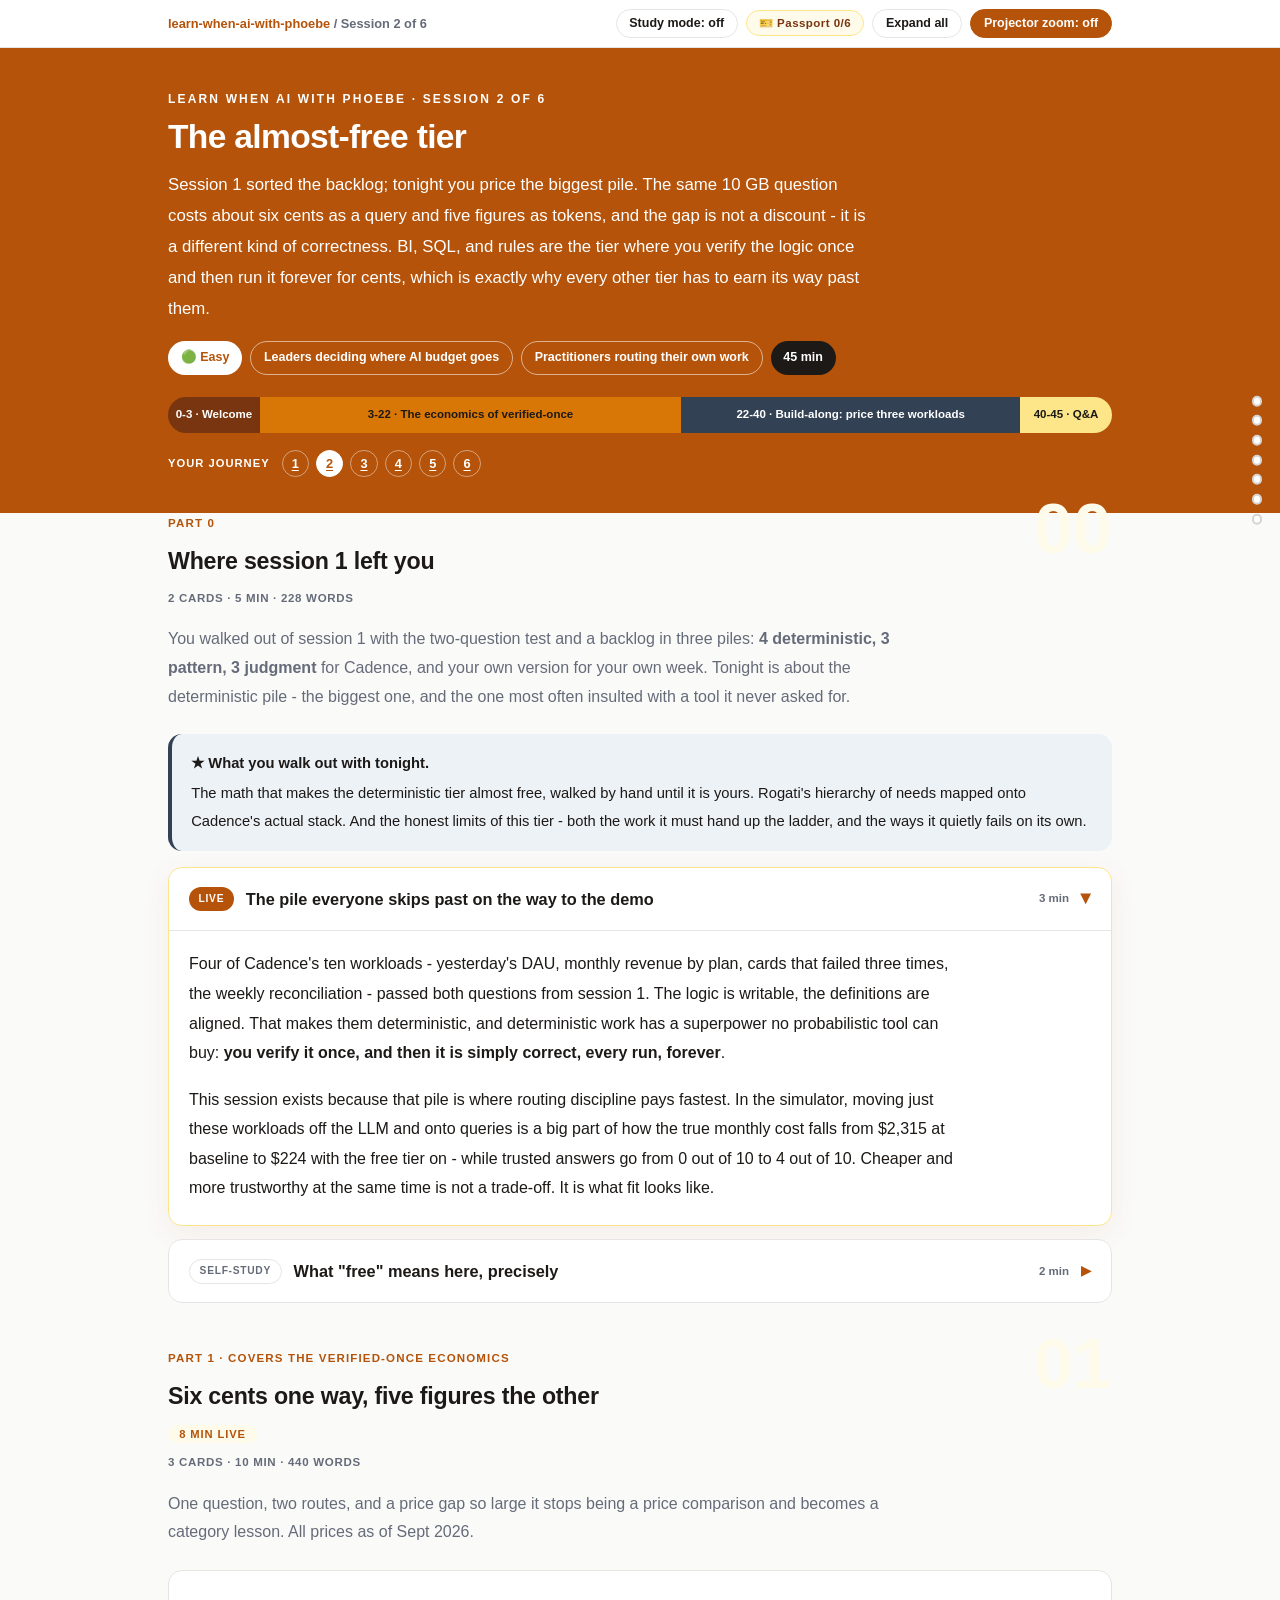
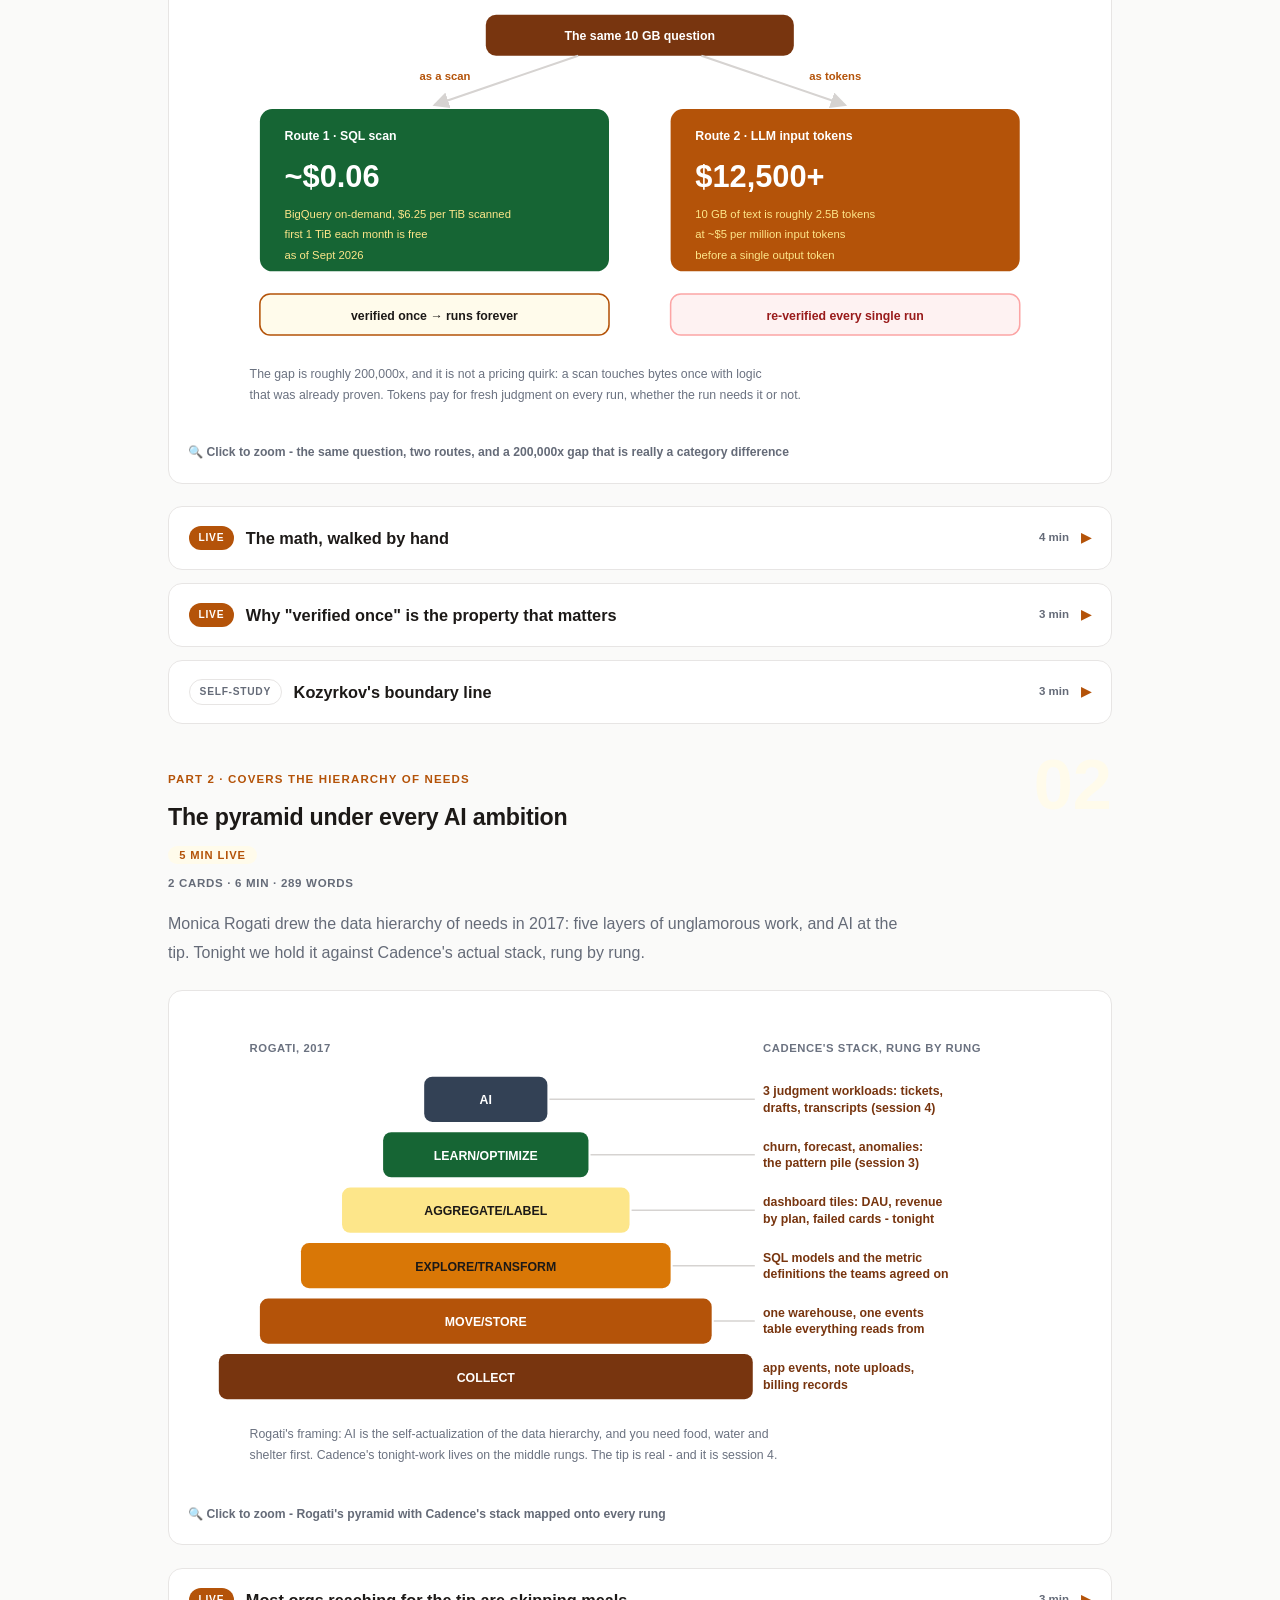
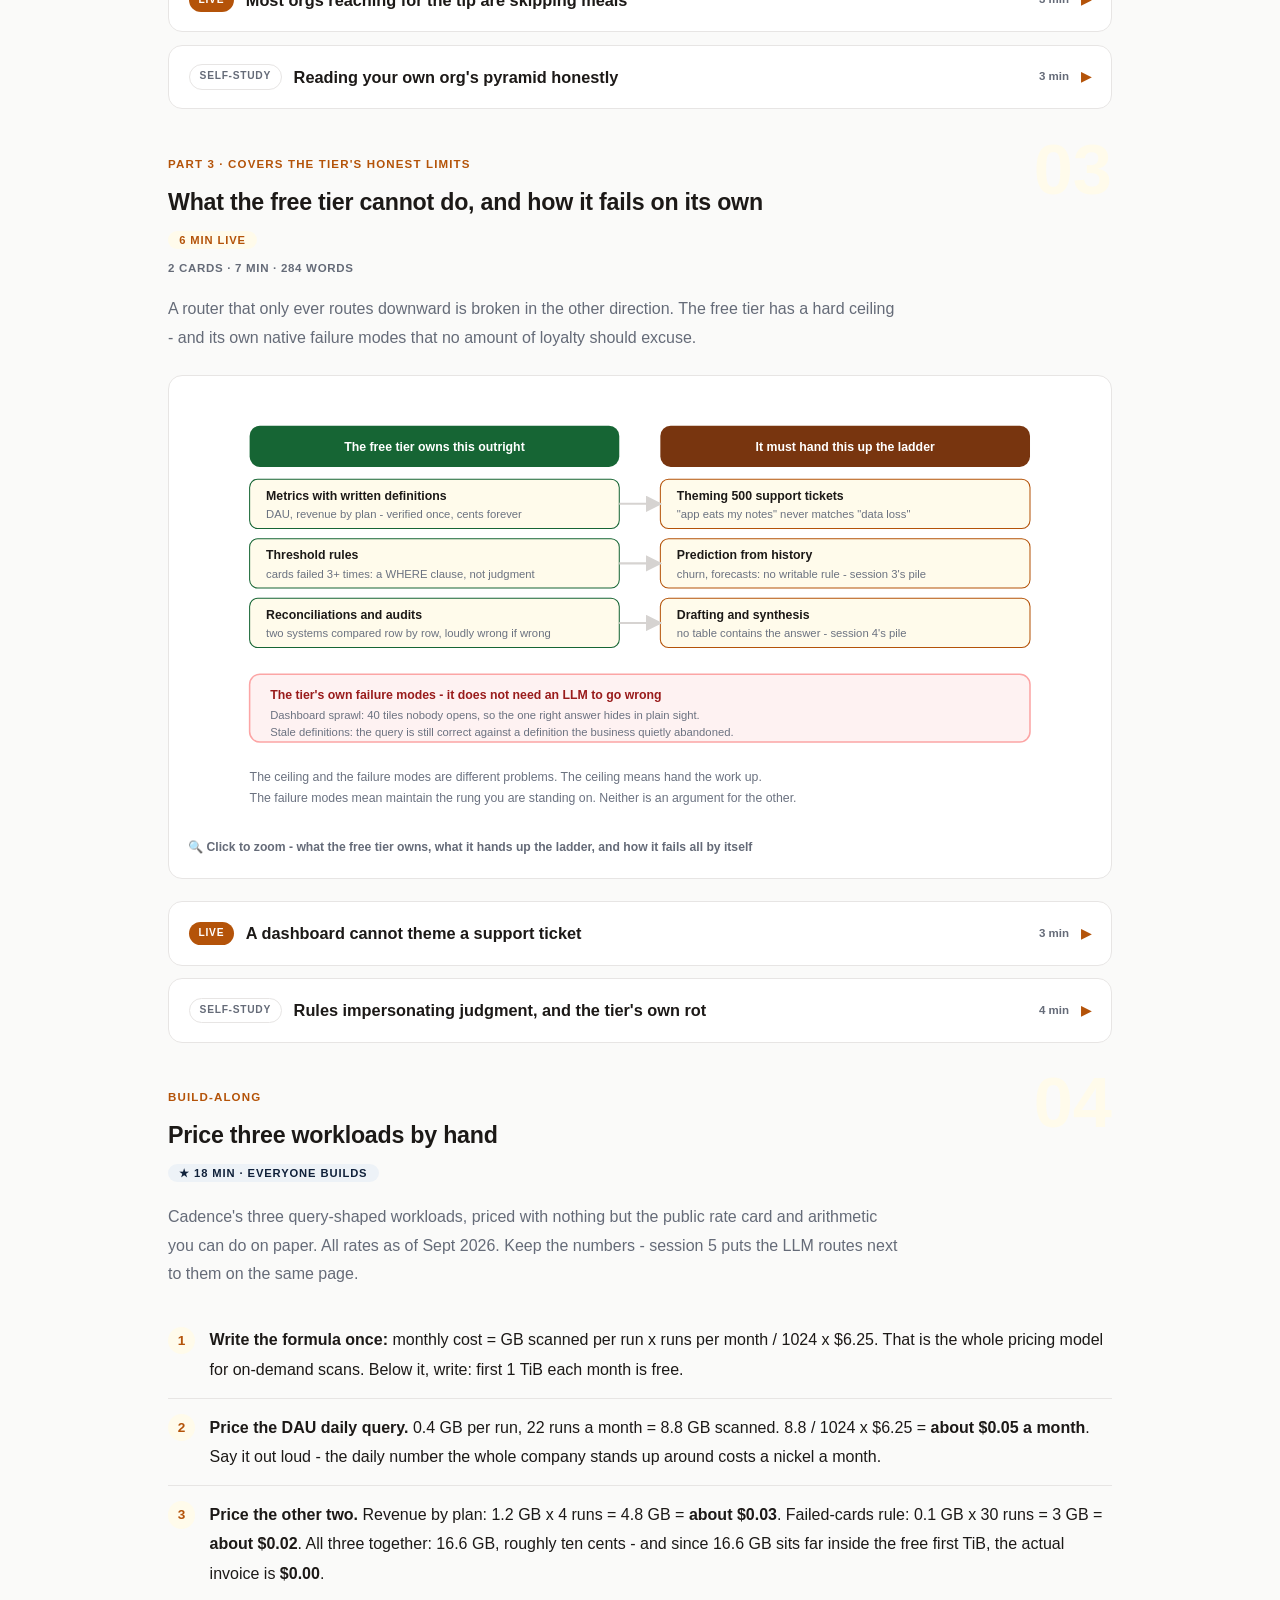
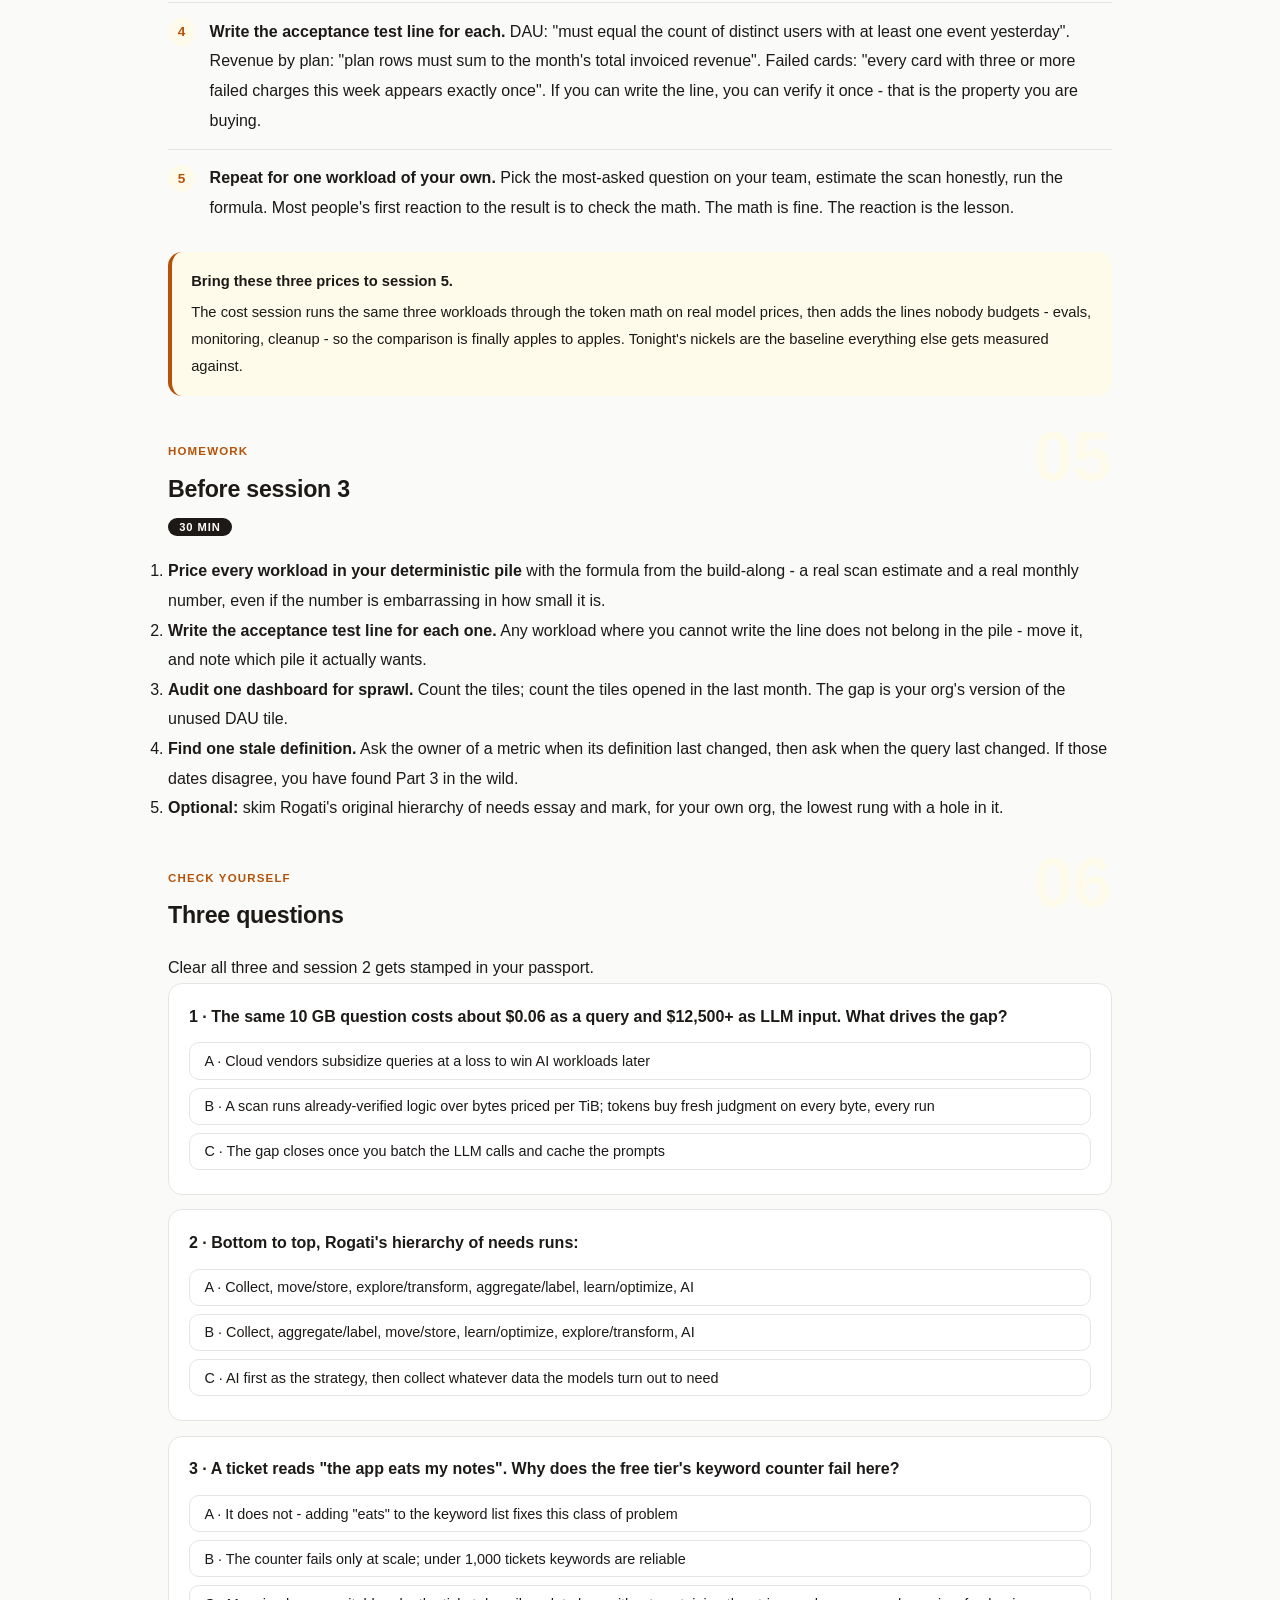
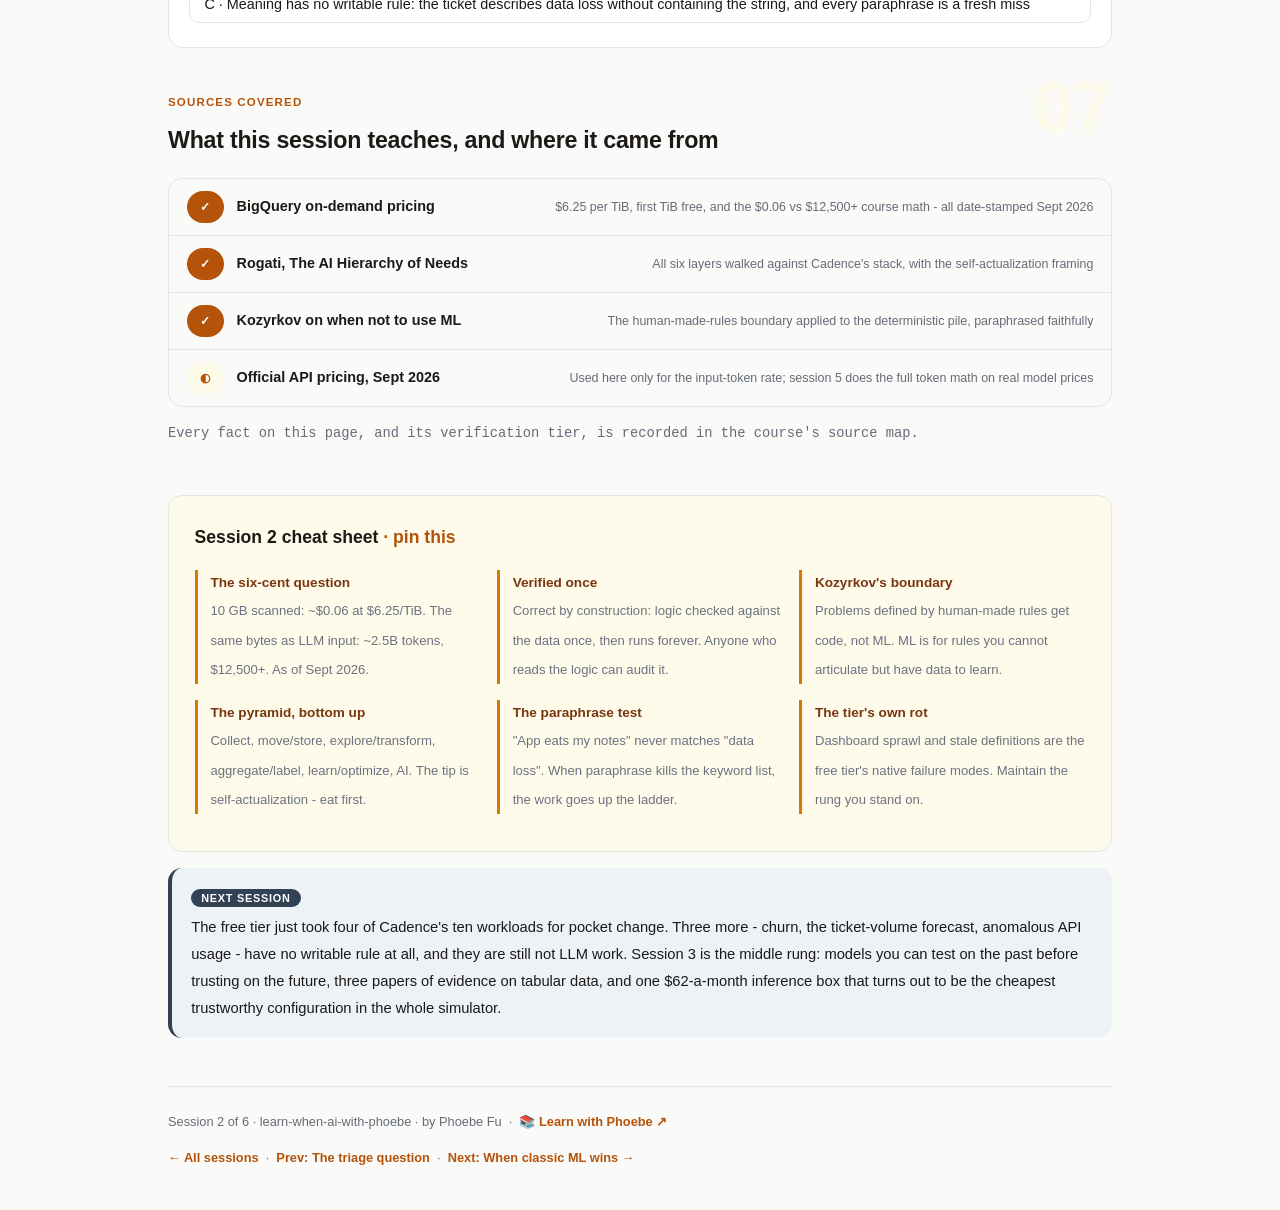
<file: courses/02-the-almost-free-tier.html>
<!DOCTYPE html>
<html lang="en">
<head>
<meta charset="UTF-8">
<meta name="viewport" content="width=device-width, initial-scale=1.0">
<!-- social:start -->
<meta name="description" content="Session 2 of 6. The six-cent query that would cost five figures in tokens, the verified-once economics of BI and SQL, the hierarchy of needs, and the honest limits of the free tier.">
<meta property="og:type" content="article">
<meta property="og:site_name" content="Learn with Phoebe">
<meta property="og:title" content="The almost-free tier - learn when ai with phoebe">
<meta property="og:description" content="Session 2 of 6. The six-cent query vs the five-figure token bill, and why verified once is the property everything else pays rent to imitate.">
<meta property="og:url" content="https://phoebefu6.github.io/learn-when-ai-with-phoebe/courses/02-the-almost-free-tier.html">
<meta property="og:image" content="https://phoebefu6.github.io/learn-when-ai-with-phoebe/assets/og-cover.png">
<meta property="og:image:width" content="1200">
<meta property="og:image:height" content="630">
<meta name="twitter:card" content="summary_large_image">
<meta name="twitter:title" content="The almost-free tier - learn when ai with phoebe">
<meta name="twitter:description" content="Session 2 of 6. The six-cent query vs the five-figure token bill.">
<meta name="twitter:image" content="https://phoebefu6.github.io/learn-when-ai-with-phoebe/assets/og-cover.png">
<!-- social:end -->
<title>Session 2 · The almost-free tier - learn when ai with phoebe</title>
<link rel="stylesheet" href="../assets/style.css?v=23">
</head>
<body>

<div class="toolbar">
  <div class="wrap">
    <span class="crumb"><a href="../index.html">learn-when-ai-with-phoebe</a> / Session 2 of 6</span>
    <button class="btn" id="toggle-all" type="button">Expand all</button>
    <button class="btn primary" id="zoom-toggle" type="button">Projector zoom: off</button>
  </div>
</div>

<header class="masthead">
  <div class="wrap">
    <div class="eyebrow">Learn When AI with Phoebe · Session 2 of 6</div>
    <h1>The almost-free <span class="accent">tier</span></h1>
    <p class="sub">Session 1 sorted the backlog; tonight you price the biggest pile. The same 10 GB question costs about six cents as a query and five figures as tokens, and the gap is not a discount - it is a different kind of correctness. BI, SQL, and rules are the tier where you verify the logic once and then run it forever for cents, which is exactly why every other tier has to earn its way past them.</p>
    <div class="chip-row">
      <span class="chip level">🟢 Easy</span>
      <span class="chip audience">Leaders deciding where AI budget goes</span>
      <span class="chip audience">Practitioners routing their own work</span>
      <span class="chip time">45 min</span>
    </div>
    <div class="agenda">
      <span class="a1" style="flex:1">0-3 · Welcome</span>
      <span class="a2" style="flex:5">3-22 · The economics of verified-once</span>
      <span class="a3" style="flex:4">22-40 · Build-along: price three workloads</span>
      <span class="a4" style="flex:1">40-45 · Q&amp;A</span>
    </div>
  </div>
</header>

<main class="wrap">

  <!-- ============ INTRO ============ -->
  <section class="section" id="intro">
    <div class="section-kicker">
      <span class="klabel">Part 0</span>
      <h2>Where session 1 left you</h2>
    </div>
    <p class="lede">You walked out of session 1 with the two-question test and a backlog in three piles: <strong>4 deterministic, 3 pattern, 3 judgment</strong> for Cadence, and your own version for your own week. Tonight is about the deterministic pile - the biggest one, and the one most often insulted with a tool it never asked for.</p>

    <div class="callout win">
      <p><strong>★ What you walk out with tonight.</strong> The math that makes the deterministic tier almost free, walked by hand until it is yours. Rogati's hierarchy of needs mapped onto Cadence's actual stack. And the honest limits of this tier - both the work it must hand up the ladder, and the ways it quietly fails on its own.</p>
    </div>

    <details class="card" open>
      <summary><span class="mode live">Live</span>The pile everyone skips past on the way to the demo<span class="mini">3 min</span><span class="caret">▶</span></summary>
      <div class="body">
        <p>Four of Cadence's ten workloads - yesterday's DAU, monthly revenue by plan, cards that failed three times, the weekly reconciliation - passed both questions from session 1. The logic is writable, the definitions are aligned. That makes them deterministic, and deterministic work has a superpower no probabilistic tool can buy: <strong>you verify it once, and then it is simply correct, every run, forever</strong>.</p>
        <p>This session exists because that pile is where routing discipline pays fastest. In the simulator, moving just these workloads off the LLM and onto queries is a big part of how the true monthly cost falls from $2,315 at baseline to $224 with the free tier on - while trusted answers go from 0 out of 10 to 4 out of 10. Cheaper and more trustworthy at the same time is not a trade-off. It is what fit looks like.</p>
      </div>
    </details>

    <details class="card">
      <summary><span class="mode self">Self-study</span>What "free" means here, precisely<span class="mini">2 min</span><span class="caret">▶</span></summary>
      <div class="body">
        <ul>
          <li><strong>Almost free at the margin.</strong> Building the query and arguing about the definition costs real hours. Running it again costs cents, and often literally nothing.</li>
          <li><strong>Free of verification debt.</strong> A verified query does not need an eval set, a monitoring owner, or a cleanup budget. Those line items exist only above this tier - session 5 prices them.</li>
          <li><strong>Not free of maintenance.</strong> Definitions drift and dashboards sprawl. Part 3 is honest about that, because a course that only flatters its favorite tier is an advertisement.</li>
        </ul>
      </div>
    </details>
  </section>

  <!-- ============ PART 1 ============ -->
  <section class="section" id="part-1">
    <div class="section-kicker">
      <span class="klabel">Part 1 · covers the verified-once economics</span>
      <h2>Six cents one way, five figures the other</h2>
      <span class="tag concept">8 min live</span>
    </div>
    <p class="lede">One question, two routes, and a price gap so large it stops being a price comparison and becomes a category lesson. All prices as of Sept 2026.</p>

    <figure class="zoomable">
      <svg viewBox="0 0 880 430" xmlns="http://www.w3.org/2000/svg" role="img" aria-label="Comparison diagram: the same 10 GB question routed as a SQL scan costs about six cents, routed as LLM input tokens costs over twelve thousand five hundred dollars">
        <style>
          .w2aW { font: 700 12px Inter, sans-serif; fill: #fff; }
          .w2aB { font: 800 30px Inter, sans-serif; fill: #fff; }
          .w2aS { font: 400 11px Inter, sans-serif; fill: #FDE68A; }
          .w2aK { font: 700 12px Inter, sans-serif; fill: #1C1917; }
          .w2aE { font: 600 11px Inter, sans-serif; fill: #B45309; }
          .w2aN { font: 400 12px Inter, sans-serif; fill: #6B7280; }
        </style>
        <defs>
          <marker id="w2aAr" markerWidth="8" markerHeight="8" refX="7" refY="4" orient="auto"><path d="M0,0 L8,4 L0,8 z" fill="#D6D3D1"/></marker>
        </defs>
        <rect x="290" y="24" width="300" height="40" rx="10" fill="#78350F"/>
        <text class="w2aW" x="440" y="49" text-anchor="middle">The same 10 GB question</text>
        <line x1="380" y1="64" x2="240" y2="112" stroke="#D6D3D1" stroke-width="2" marker-end="url(#w2aAr)"/>
        <line x1="500" y1="64" x2="640" y2="112" stroke="#D6D3D1" stroke-width="2" marker-end="url(#w2aAr)"/>
        <text class="w2aE" x="275" y="88" text-anchor="end">as a scan</text>
        <text class="w2aE" x="605" y="88">as tokens</text>
        <rect x="70" y="116" width="340" height="158" rx="12" fill="#166534"/>
        <text class="w2aW" x="94" y="146">Route 1 · SQL scan</text>
        <text class="w2aB" x="94" y="192">~$0.06</text>
        <text class="w2aS" x="94" y="222">BigQuery on-demand, $6.25 per TiB scanned</text>
        <text class="w2aS" x="94" y="242">first 1 TiB each month is free</text>
        <text class="w2aS" x="94" y="262">as of Sept 2026</text>
        <rect x="470" y="116" width="340" height="158" rx="12" fill="#B45309"/>
        <text class="w2aW" x="494" y="146">Route 2 · LLM input tokens</text>
        <text class="w2aB" x="494" y="192">$12,500+</text>
        <text class="w2aS" x="494" y="222">10 GB of text is roughly 2.5B tokens</text>
        <text class="w2aS" x="494" y="242">at ~$5 per million input tokens</text>
        <text class="w2aS" x="494" y="262">before a single output token</text>
        <rect x="70" y="296" width="340" height="40" rx="10" fill="#FFFBEB" stroke="#B45309" stroke-width="1.5"/>
        <text class="w2aK" x="240" y="321" text-anchor="middle">verified once → runs forever</text>
        <rect x="470" y="296" width="340" height="40" rx="10" fill="#FEF2F2" stroke="#FCA5A5" stroke-width="1.5"/>
        <text x="640" y="321" text-anchor="middle" style="font:700 12px Inter,sans-serif;fill:#991B1B">re-verified every single run</text>
        <text class="w2aN" x="60" y="378">The gap is roughly 200,000x, and it is not a pricing quirk: a scan touches bytes once with logic</text>
        <text class="w2aN" x="60" y="398">that was already proven. Tokens pay for fresh judgment on every run, whether the run needs it or not.</text>
      </svg>
      <figcaption>🔍 Click to zoom - the same question, two routes, and a 200,000x gap that is really a category difference</figcaption>
    </figure>

    <details class="card">
      <summary><span class="mode live">Live</span>The math, walked by hand<span class="mini">4 min</span><span class="caret">▶</span></summary>
      <div class="body">
        <p>BigQuery's on-demand price is <strong>$6.25 per TiB scanned</strong>, and the first TiB every month is free. A 10 GB scan is 10/1024 of a TiB, so about <strong>six cents</strong> - and in most real months it lands inside the free TiB and costs nothing at all.</p>
        <p>Now push the same 10 GB through a frontier model as input. Text runs roughly four characters per token, so 10 GB is on the order of 2.5 billion tokens. At around <strong>$5 per million input tokens</strong>, that is <strong>$12,500 and up in input alone</strong>, before the model has said a word back. Same bytes, same question, five orders of magnitude apart. All figures as of Sept 2026 - prices move, so date-stamp yours too.</p>
        <div class="callout tip">
          <p><strong>Nobody actually pastes 10 GB into a prompt.</strong> Real teams sample, chunk, and summarize - and each of those steps is a human deciding what matters, which is the query's job, done worse. The 10 GB framing is honest about the underlying rates: per byte of data considered, scans are priced like plumbing and tokens are priced like consulting.</p>
        </div>
      </div>
    </details>

    <details class="card">
      <summary><span class="mode live">Live</span>Why "verified once" is the property that matters<span class="mini">3 min</span><span class="caret">▶</span></summary>
      <div class="body">
        <p>The price gap is the headline, but the trust gap is the lesson. A query is <strong>correct by construction</strong>: the logic was checked against the data once, and the same logic runs every time after that. Anyone who can read SQL can audit it. When it breaks, it breaks loudly - a failed job, an empty table - not fluently.</p>
        <p>A probabilistic answer, however good, has to be re-earned on every run. That is what an eval set is: rent, paid monthly, on trust the deterministic tier gets for free. This is why the routing test from session 1 asks about verifiability before anything else - it is the single property that decides whether trust is a one-time cost or a subscription.</p>
      </div>
    </details>

    <details class="card">
      <summary><span class="mode self">Self-study</span>Kozyrkov's boundary line<span class="mini">3 min</span><span class="caret">▶</span></summary>
      <div class="body">
        <p>Cassie Kozyrkov, Google's former chief decision scientist, draws the boundary this course routes by: do not use machine learning for problems that are "defined by human-made rules in the first place". If a human wrote the rule, a human can write the code - directly, checkably, once. ML earns its place only when you cannot articulate the rules yourself and you have the data to learn them from.</p>
        <p>Her broader point is that reaching for the fancy tool first is not ambition, it is a tax: the simplest approach that actually works is the one that ships fastest, audits cleanest, and leaves budget for the problems that genuinely need learning. Cadence's deterministic pile sits entirely on the human-made-rules side of her line - every one of those four workloads has a definition somebody wrote down in a meeting.</p>
      </div>
    </details>
  </section>

  <!-- ============ PART 2 ============ -->
  <section class="section" id="part-2">
    <div class="section-kicker">
      <span class="klabel">Part 2 · covers the hierarchy of needs</span>
      <h2>The pyramid under every AI ambition</h2>
      <span class="tag concept">5 min live</span>
    </div>
    <p class="lede">Monica Rogati drew the data hierarchy of needs in 2017: five layers of unglamorous work, and AI at the tip. Tonight we hold it against Cadence's actual stack, rung by rung.</p>

    <figure class="zoomable">
      <svg viewBox="0 0 880 470" xmlns="http://www.w3.org/2000/svg" role="img" aria-label="Rogati's hierarchy of needs pyramid with six layers from collect at the bottom to AI at the tip, each mapped to a concrete part of Cadence's stack">
        <style>
          .w2bW { font: 700 12px Inter, sans-serif; fill: #fff; }
          .w2bK { font: 700 12px Inter, sans-serif; fill: #1C1917; }
          .w2bM { font: 600 12px Inter, sans-serif; fill: #78350F; }
          .w2bN { font: 400 12px Inter, sans-serif; fill: #6B7280; }
          .w2bH { font: 700 11px Inter, sans-serif; fill: #6B7280; letter-spacing: .05em; }
        </style>
        <text class="w2bH" x="60" y="40">ROGATI, 2017</text>
        <text class="w2bH" x="560" y="40">CADENCE'S STACK, RUNG BY RUNG</text>
        <rect x="230" y="64" width="120" height="44" rx="8" fill="#334155"/>
        <text class="w2bW" x="290" y="91" text-anchor="middle">AI</text>
        <rect x="190" y="118" width="200" height="44" rx="8" fill="#166534"/>
        <text class="w2bW" x="290" y="145" text-anchor="middle">LEARN/OPTIMIZE</text>
        <rect x="150" y="172" width="280" height="44" rx="8" fill="#FDE68A"/>
        <text class="w2bK" x="290" y="199" text-anchor="middle">AGGREGATE/LABEL</text>
        <rect x="110" y="226" width="360" height="44" rx="8" fill="#D97706"/>
        <text class="w2bK" x="290" y="253" text-anchor="middle">EXPLORE/TRANSFORM</text>
        <rect x="70" y="280" width="440" height="44" rx="8" fill="#B45309"/>
        <text class="w2bW" x="290" y="307" text-anchor="middle">MOVE/STORE</text>
        <rect x="30" y="334" width="520" height="44" rx="8" fill="#78350F"/>
        <text class="w2bW" x="290" y="361" text-anchor="middle">COLLECT</text>
        <line x1="352" y1="86" x2="552" y2="86" stroke="#D6D3D1" stroke-width="1.5"/>
        <line x1="392" y1="140" x2="552" y2="140" stroke="#D6D3D1" stroke-width="1.5"/>
        <line x1="432" y1="194" x2="552" y2="194" stroke="#D6D3D1" stroke-width="1.5"/>
        <line x1="472" y1="248" x2="552" y2="248" stroke="#D6D3D1" stroke-width="1.5"/>
        <line x1="512" y1="302" x2="552" y2="302" stroke="#D6D3D1" stroke-width="1.5"/>
        <line x1="552" y1="356" x2="552" y2="356" stroke="#D6D3D1" stroke-width="1.5"/>
        <text class="w2bM" x="560" y="82">3 judgment workloads: tickets,</text>
        <text class="w2bM" x="560" y="98">drafts, transcripts (session 4)</text>
        <text class="w2bM" x="560" y="136">churn, forecast, anomalies:</text>
        <text class="w2bM" x="560" y="152">the pattern pile (session 3)</text>
        <text class="w2bM" x="560" y="190">dashboard tiles: DAU, revenue</text>
        <text class="w2bM" x="560" y="206">by plan, failed cards - tonight</text>
        <text class="w2bM" x="560" y="244">SQL models and the metric</text>
        <text class="w2bM" x="560" y="260">definitions the teams agreed on</text>
        <text class="w2bM" x="560" y="298">one warehouse, one events</text>
        <text class="w2bM" x="560" y="314">table everything reads from</text>
        <text class="w2bM" x="560" y="352">app events, note uploads,</text>
        <text class="w2bM" x="560" y="368">billing records</text>
        <text class="w2bN" x="60" y="416">Rogati's framing: AI is the self-actualization of the data hierarchy, and you need food, water and</text>
        <text class="w2bN" x="60" y="436">shelter first. Cadence's tonight-work lives on the middle rungs. The tip is real - and it is session 4.</text>
      </svg>
      <figcaption>🔍 Click to zoom - Rogati's pyramid with Cadence's stack mapped onto every rung</figcaption>
    </figure>

    <details class="card">
      <summary><span class="mode live">Live</span>Most orgs reaching for the tip are skipping meals<span class="mini">3 min</span><span class="caret">▶</span></summary>
      <div class="body">
        <p>Rogati's layers, bottom to top: <strong>collect, move/store, explore/transform, aggregate/label, learn/optimize, and AI at the tip</strong>. Her point is not that the tip is bad - it is that the tip is <strong>self-actualization</strong>, and self-actualization on an empty stomach is called hallucinating. An org that cannot agree what "active user" means is not one clever model away from anything.</p>
        <p>The pyramid is also a budget map. The lower rungs are exactly the almost-free tier from Part 1: verified once, run forever. Every dollar of trustworthy AI at the tip is standing on rungs somebody funded and maintained. Skipping them does not save the money - it moves the cost into cleanup, which is the most expensive line in session 5's true-cost math.</p>
        <div class="callout example">
          <span class="ex-pill">Real world</span>
          <p>Cadence's DAU incident from session 1, revisited with tonight's lens: the LLM summarizer returned a plausible number that was wrong by six percent - and the correct answer was already sitting behind an unused dashboard tile, computed nightly, verified months earlier, for less than a cent. The org had built the aggregate/label rung and then forgot it existed. The pyramid was fine. The routing was not.</p>
        </div>
      </div>
    </details>

    <details class="card">
      <summary><span class="mode self">Self-study</span>Reading your own org's pyramid honestly<span class="mini">3 min</span><span class="caret">▶</span></summary>
      <div class="body">
        <ul>
          <li><strong>Collect and move/store are healthy</strong> if one system of record exists per fact and nobody exports to spreadsheets to "fix" the numbers.</li>
          <li><strong>Explore/transform is healthy</strong> if metric definitions live in code that is reviewed, not in the heads of the two people who have been there longest.</li>
          <li><strong>Aggregate/label is healthy</strong> if the dashboards people actually open answer the questions people actually ask - Part 3 covers what happens when they drift apart.</li>
          <li><strong>A hole in any rung is a routing fact.</strong> It does not mean "no AI ever". It means the AI above the hole inherits the hole, plus interest.</li>
        </ul>
      </div>
    </details>
  </section>

  <!-- ============ PART 3 ============ -->
  <section class="section" id="part-3">
    <div class="section-kicker">
      <span class="klabel">Part 3 · covers the tier's honest limits</span>
      <h2>What the free tier cannot do, and how it fails on its own</h2>
      <span class="tag concept">6 min live</span>
    </div>
    <p class="lede">A router that only ever routes downward is broken in the other direction. The free tier has a hard ceiling - and its own native failure modes that no amount of loyalty should excuse.</p>

    <figure class="zoomable">
      <svg viewBox="0 0 880 420" xmlns="http://www.w3.org/2000/svg" role="img" aria-label="Two-column diagram: work the free tier owns outright on the left, work it must hand up the ladder on the right, with the tier's own failure modes noted along the bottom">
        <style>
          .w2cW { font: 700 12px Inter, sans-serif; fill: #fff; }
          .w2cK { font: 600 12px Inter, sans-serif; fill: #1C1917; }
          .w2cS { font: 400 11px Inter, sans-serif; fill: #6B7280; }
          .w2cR { font: 700 12px Inter, sans-serif; fill: #991B1B; }
          .w2cN { font: 400 12px Inter, sans-serif; fill: #6B7280; }
        </style>
        <defs>
          <marker id="w2cAr" markerWidth="8" markerHeight="8" refX="7" refY="4" orient="auto"><path d="M0,0 L8,4 L0,8 z" fill="#D6D3D1"/></marker>
        </defs>
        <rect x="60" y="30" width="360" height="40" rx="10" fill="#166534"/>
        <text class="w2cW" x="240" y="55" text-anchor="middle">The free tier owns this outright</text>
        <rect x="60" y="82" width="360" height="48" rx="8" fill="#FFFBEB" stroke="#166534" stroke-width="1"/>
        <text class="w2cK" x="76" y="102">Metrics with written definitions</text>
        <text class="w2cS" x="76" y="120">DAU, revenue by plan - verified once, cents forever</text>
        <rect x="60" y="140" width="360" height="48" rx="8" fill="#FFFBEB" stroke="#166534" stroke-width="1"/>
        <text class="w2cK" x="76" y="160">Threshold rules</text>
        <text class="w2cS" x="76" y="178">cards failed 3+ times: a WHERE clause, not judgment</text>
        <rect x="60" y="198" width="360" height="48" rx="8" fill="#FFFBEB" stroke="#166534" stroke-width="1"/>
        <text class="w2cK" x="76" y="218">Reconciliations and audits</text>
        <text class="w2cS" x="76" y="236">two systems compared row by row, loudly wrong if wrong</text>
        <rect x="460" y="30" width="360" height="40" rx="10" fill="#78350F"/>
        <text class="w2cW" x="640" y="55" text-anchor="middle">It must hand this up the ladder</text>
        <rect x="460" y="82" width="360" height="48" rx="8" fill="#FFFBEB" stroke="#B45309" stroke-width="1"/>
        <text class="w2cK" x="476" y="102">Theming 500 support tickets</text>
        <text class="w2cS" x="476" y="120">"app eats my notes" never matches "data loss"</text>
        <rect x="460" y="140" width="360" height="48" rx="8" fill="#FFFBEB" stroke="#B45309" stroke-width="1"/>
        <text class="w2cK" x="476" y="160">Prediction from history</text>
        <text class="w2cS" x="476" y="178">churn, forecasts: no writable rule - session 3's pile</text>
        <rect x="460" y="198" width="360" height="48" rx="8" fill="#FFFBEB" stroke="#B45309" stroke-width="1"/>
        <text class="w2cK" x="476" y="218">Drafting and synthesis</text>
        <text class="w2cS" x="476" y="236">no table contains the answer - session 4's pile</text>
        <line x1="420" y1="106" x2="460" y2="106" stroke="#D6D3D1" stroke-width="2" marker-end="url(#w2cAr)"/>
        <line x1="420" y1="164" x2="460" y2="164" stroke="#D6D3D1" stroke-width="2" marker-end="url(#w2cAr)"/>
        <line x1="420" y1="222" x2="460" y2="222" stroke="#D6D3D1" stroke-width="2" marker-end="url(#w2cAr)"/>
        <rect x="60" y="272" width="760" height="66" rx="10" fill="#FEF2F2" stroke="#FCA5A5" stroke-width="1.5"/>
        <text class="w2cR" x="80" y="296">The tier's own failure modes - it does not need an LLM to go wrong</text>
        <text class="w2cS" x="80" y="316">Dashboard sprawl: 40 tiles nobody opens, so the one right answer hides in plain sight.</text>
        <text class="w2cS" x="80" y="332">Stale definitions: the query is still correct against a definition the business quietly abandoned.</text>
        <text class="w2cN" x="60" y="376">The ceiling and the failure modes are different problems. The ceiling means hand the work up.</text>
        <text class="w2cN" x="60" y="396">The failure modes mean maintain the rung you are standing on. Neither is an argument for the other.</text>
      </svg>
      <figcaption>🔍 Click to zoom - what the free tier owns, what it hands up the ladder, and how it fails all by itself</figcaption>
    </figure>

    <details class="card">
      <summary><span class="mode live">Live</span>A dashboard cannot theme a support ticket<span class="mini">3 min</span><span class="caret">▶</span></summary>
      <div class="body">
        <p>Cadence has 500 support tickets a month and a leader who wants to know what customers are angry about. The free-tier reflex is a keyword count: tally "crash", "sync", "billing". And it fails in a specific, predictable way: <strong>keyword counts miss every paraphrase</strong>. The customer who writes "the app eats my notes" is describing data loss, and the string "data loss" appears nowhere in the ticket. The count comes back confident, complete-looking, and wrong about exactly the tickets written by the angriest, least jargon-fluent customers.</p>
        <p>This is a genuine no on Q1 from session 1: there is no writable rule for meaning. Language work belongs on the language tier, and session 4 prices what doing it properly costs and earns.</p>
      </div>
    </details>

    <details class="card">
      <summary><span class="mode self">Self-study</span>Rules impersonating judgment, and the tier's own rot<span class="mini">4 min</span><span class="caret">▶</span></summary>
      <div class="body">
        <ul>
          <li><strong>Rules impersonating judgment.</strong> A 300-line regex for extracting action items from meeting notes is not the free tier - it is judgment work in a deterministic costume. It carries the maintenance burden of code and the accuracy of a guess, which is the worst seat in the house.</li>
          <li><strong>Dashboard sprawl.</strong> Every unanswered question spawns a tile; nobody deletes tiles. The DAU incident happened partly because the right tile existed and nobody could find it among the forty others. A dashboard nobody opens is a query nobody verified recently.</li>
          <li><strong>Stale definitions.</strong> The query stays correct against the definition it encodes - while the business moves the definition in a meeting the data team was not in. Verified once is a superpower with one clause: it holds until the definition changes, so definition changes must reach the code.</li>
        </ul>
        <p>Honest routing cuts both ways. The free tier deserves the deterministic pile - and it has to keep earning it with maintenance, pruning, and definitions that stay aligned.</p>
      </div>
    </details>
  </section>

  <!-- ============ DEMO ============ -->
  <section class="section" id="demo-1">
    <div class="section-kicker">
      <span class="klabel">Build-along</span>
      <h2>Price three workloads by hand</h2>
      <span class="tag demo">★ 18 min · everyone builds</span>
    </div>
    <p class="lede">Cadence's three query-shaped workloads, priced with nothing but the public rate card and arithmetic you can do on paper. All rates as of Sept 2026. Keep the numbers - session 5 puts the LLM routes next to them on the same page.</p>

    <div class="steps">
      <div class="step"><p><strong>Write the formula once:</strong> monthly cost = GB scanned per run x runs per month / 1024 x $6.25. That is the whole pricing model for on-demand scans. Below it, write: first 1 TiB each month is free.</p></div>
      <div class="step"><p><strong>Price the DAU daily query.</strong> 0.4 GB per run, 22 runs a month = 8.8 GB scanned. 8.8 / 1024 x $6.25 = <strong>about $0.05 a month</strong>. Say it out loud - the daily number the whole company stands up around costs a nickel a month.</p></div>
      <div class="step"><p><strong>Price the other two.</strong> Revenue by plan: 1.2 GB x 4 runs = 4.8 GB = <strong>about $0.03</strong>. Failed-cards rule: 0.1 GB x 30 runs = 3 GB = <strong>about $0.02</strong>. All three together: 16.6 GB, roughly ten cents - and since 16.6 GB sits far inside the free first TiB, the actual invoice is <strong>$0.00</strong>.</p></div>
      <div class="step"><p><strong>Write the acceptance test line for each.</strong> DAU: "must equal the count of distinct users with at least one event yesterday". Revenue by plan: "plan rows must sum to the month's total invoiced revenue". Failed cards: "every card with three or more failed charges this week appears exactly once". If you can write the line, you can verify it once - that is the property you are buying.</p></div>
      <div class="step"><p><strong>Repeat for one workload of your own.</strong> Pick the most-asked question on your team, estimate the scan honestly, run the formula. Most people's first reaction to the result is to check the math. The math is fine. The reaction is the lesson.</p></div>
    </div>

    <div class="callout tip">
      <p><strong>Bring these three prices to session 5.</strong> The cost session runs the same three workloads through the token math on real model prices, then adds the lines nobody budgets - evals, monitoring, cleanup - so the comparison is finally apples to apples. Tonight's nickels are the baseline everything else gets measured against.</p>
    </div>
  </section>

  <!-- ============ HOMEWORK ============ -->
  <section class="section" id="exercise">
    <div class="section-kicker">
      <span class="klabel">Homework</span>
      <h2>Before session 3</h2>
      <span class="tag exercise">30 min</span>
    </div>
    <ol>
      <li><strong>Price every workload in your deterministic pile</strong> with the formula from the build-along - a real scan estimate and a real monthly number, even if the number is embarrassing in how small it is.</li>
      <li><strong>Write the acceptance test line for each one.</strong> Any workload where you cannot write the line does not belong in the pile - move it, and note which pile it actually wants.</li>
      <li><strong>Audit one dashboard for sprawl.</strong> Count the tiles; count the tiles opened in the last month. The gap is your org's version of the unused DAU tile.</li>
      <li><strong>Find one stale definition.</strong> Ask the owner of a metric when its definition last changed, then ask when the query last changed. If those dates disagree, you have found Part 3 in the wild.</li>
      <li><strong>Optional:</strong> skim Rogati's original hierarchy of needs essay and mark, for your own org, the lowest rung with a hole in it.</li>
    </ol>
  </section>

  <!-- ============ QUIZ ============ -->
  <section class="section" id="quiz">
    <div class="section-kicker">
      <span class="klabel">Check yourself</span>
      <h2>Three questions</h2>
    </div>
    <p>Clear all three and session 2 gets stamped in your passport.</p>

    <div class="quiz-q" data-answer="1">
      <p class="qtext">1 · The same 10 GB question costs about $0.06 as a query and $12,500+ as LLM input. What drives the gap?</p>
      <button class="qopt" type="button">A · Cloud vendors subsidize queries at a loss to win AI workloads later</button>
      <button class="qopt" type="button">B · A scan runs already-verified logic over bytes priced per TiB; tokens buy fresh judgment on every byte, every run</button>
      <button class="qopt" type="button">C · The gap closes once you batch the LLM calls and cache the prompts</button>
      <p class="qwhy">$6.25 per TiB versus roughly $5 per million input tokens - 10 GB is ~2.5 billion tokens, so $12,500+ before any output (as of Sept 2026). Batch and cache discounts shave the token bill but cannot close five orders of magnitude, because the routes sell different things: one runs proven logic, the other re-buys judgment per run.</p>
    </div>

    <div class="quiz-q" data-answer="0">
      <p class="qtext">2 · Bottom to top, Rogati's hierarchy of needs runs:</p>
      <button class="qopt" type="button">A · Collect, move/store, explore/transform, aggregate/label, learn/optimize, AI</button>
      <button class="qopt" type="button">B · Collect, aggregate/label, move/store, learn/optimize, explore/transform, AI</button>
      <button class="qopt" type="button">C · AI first as the strategy, then collect whatever data the models turn out to need</button>
      <p class="qwhy">Collect at the base, then move/store, explore/transform, aggregate/label, learn/optimize, and AI at the tip. Her framing: AI is the self-actualization of the data hierarchy, and you need food, water and shelter first. Option C is what the pyramid was drawn to prevent.</p>
    </div>

    <div class="quiz-q" data-answer="2">
      <p class="qtext">3 · A ticket reads "the app eats my notes". Why does the free tier's keyword counter fail here?</p>
      <button class="qopt" type="button">A · It does not - adding "eats" to the keyword list fixes this class of problem</button>
      <button class="qopt" type="button">B · The counter fails only at scale; under 1,000 tickets keywords are reliable</button>
      <button class="qopt" type="button">C · Meaning has no writable rule: the ticket describes data loss without containing the string, and every paraphrase is a fresh miss</button>
      <p class="qwhy">"App eats my notes" is a data-loss report that never matches "data loss". Adding "eats" catches one phrasing and misses the next thousand - chasing paraphrases with keywords is judgment work in a deterministic costume. This is a genuine no on Q1, which is precisely what hands the work up the ladder.</p>
    </div>

    <p class="quiz-score"></p>
  </section>

  <!-- ============ OFFICIAL COVERAGE ============ -->
  <section class="section" id="official">
    <div class="section-kicker">
      <span class="klabel">Sources covered</span>
      <h2>What this session teaches, and where it came from</h2>
    </div>
    <div class="covered">
      <div class="covered-row"><span class="status pill solid">✓</span><span class="name">BigQuery on-demand pricing</span><span class="note">$6.25 per TiB, first TiB free, and the $0.06 vs $12,500+ course math - all date-stamped Sept 2026</span></div>
      <div class="covered-row"><span class="status pill solid">✓</span><span class="name">Rogati, The AI Hierarchy of Needs</span><span class="note">All six layers walked against Cadence's stack, with the self-actualization framing</span></div>
      <div class="covered-row"><span class="status pill solid">✓</span><span class="name">Kozyrkov on when not to use ML</span><span class="note">The human-made-rules boundary applied to the deterministic pile, paraphrased faithfully</span></div>
      <div class="covered-row"><span class="status pill light">◐</span><span class="name">Official API pricing, Sept 2026</span><span class="note">Used here only for the input-token rate; session 5 does the full token math on real model prices</span></div>
    </div>
    <p class="mono" style="margin-top:14px">Every fact on this page, and its verification tier, is recorded in the course's source map.</p>
  </section>

  <!-- ============ CHEAT SHEET ============ -->
  <section class="cheat" id="cheatsheet">
    <h3>Session 2 cheat sheet <span>· pin this</span></h3>
    <div class="grid-2">
      <div class="cheat-item"><b>The six-cent question</b><span>10 GB scanned: ~$0.06 at $6.25/TiB. The same bytes as LLM input: ~2.5B tokens, $12,500+. As of Sept 2026.</span></div>
      <div class="cheat-item"><b>Verified once</b><span>Correct by construction: logic checked against the data once, then runs forever. Anyone who reads the logic can audit it.</span></div>
      <div class="cheat-item"><b>Kozyrkov's boundary</b><span>Problems defined by human-made rules get code, not ML. ML is for rules you cannot articulate but have data to learn.</span></div>
      <div class="cheat-item"><b>The pyramid, bottom up</b><span>Collect, move/store, explore/transform, aggregate/label, learn/optimize, AI. The tip is self-actualization - eat first.</span></div>
      <div class="cheat-item"><b>The paraphrase test</b><span>"App eats my notes" never matches "data loss". When paraphrase kills the keyword list, the work goes up the ladder.</span></div>
      <div class="cheat-item"><b>The tier's own rot</b><span>Dashboard sprawl and stale definitions are the free tier's native failure modes. Maintain the rung you stand on.</span></div>
    </div>
  </section>

  <div class="callout next">
    <span class="nx-pill">Next session</span>
    <p>The free tier just took four of Cadence's ten workloads for pocket change. Three more - churn, the ticket-volume forecast, anomalous API usage - have no writable rule at all, and they are still not LLM work. Session 3 is the middle rung: models you can test on the past before trusting on the future, three papers of evidence on tabular data, and one $62-a-month inference box that turns out to be the cheapest trustworthy configuration in the whole simulator.</p>
  </div>

  <footer class="pagefoot">
    <span>Session 2 of 6 · learn-when-ai-with-phoebe · by Phoebe Fu &nbsp;·&nbsp; 📚 <a href="https://phoebefu6.github.io/learn-with-phoebe/">Learn with Phoebe ↗</a></span>
    <span><a href="../index.html">← All sessions</a> &nbsp;·&nbsp; <a href="01-the-triage-question.html">Prev: The triage question</a> &nbsp;·&nbsp; <a href="03-when-classic-ml-wins.html">Next: When classic ML wins →</a></span>
  </footer>

</main>

<script src="../assets/app.js?v=21"></script>
</body>
</html>
</file>
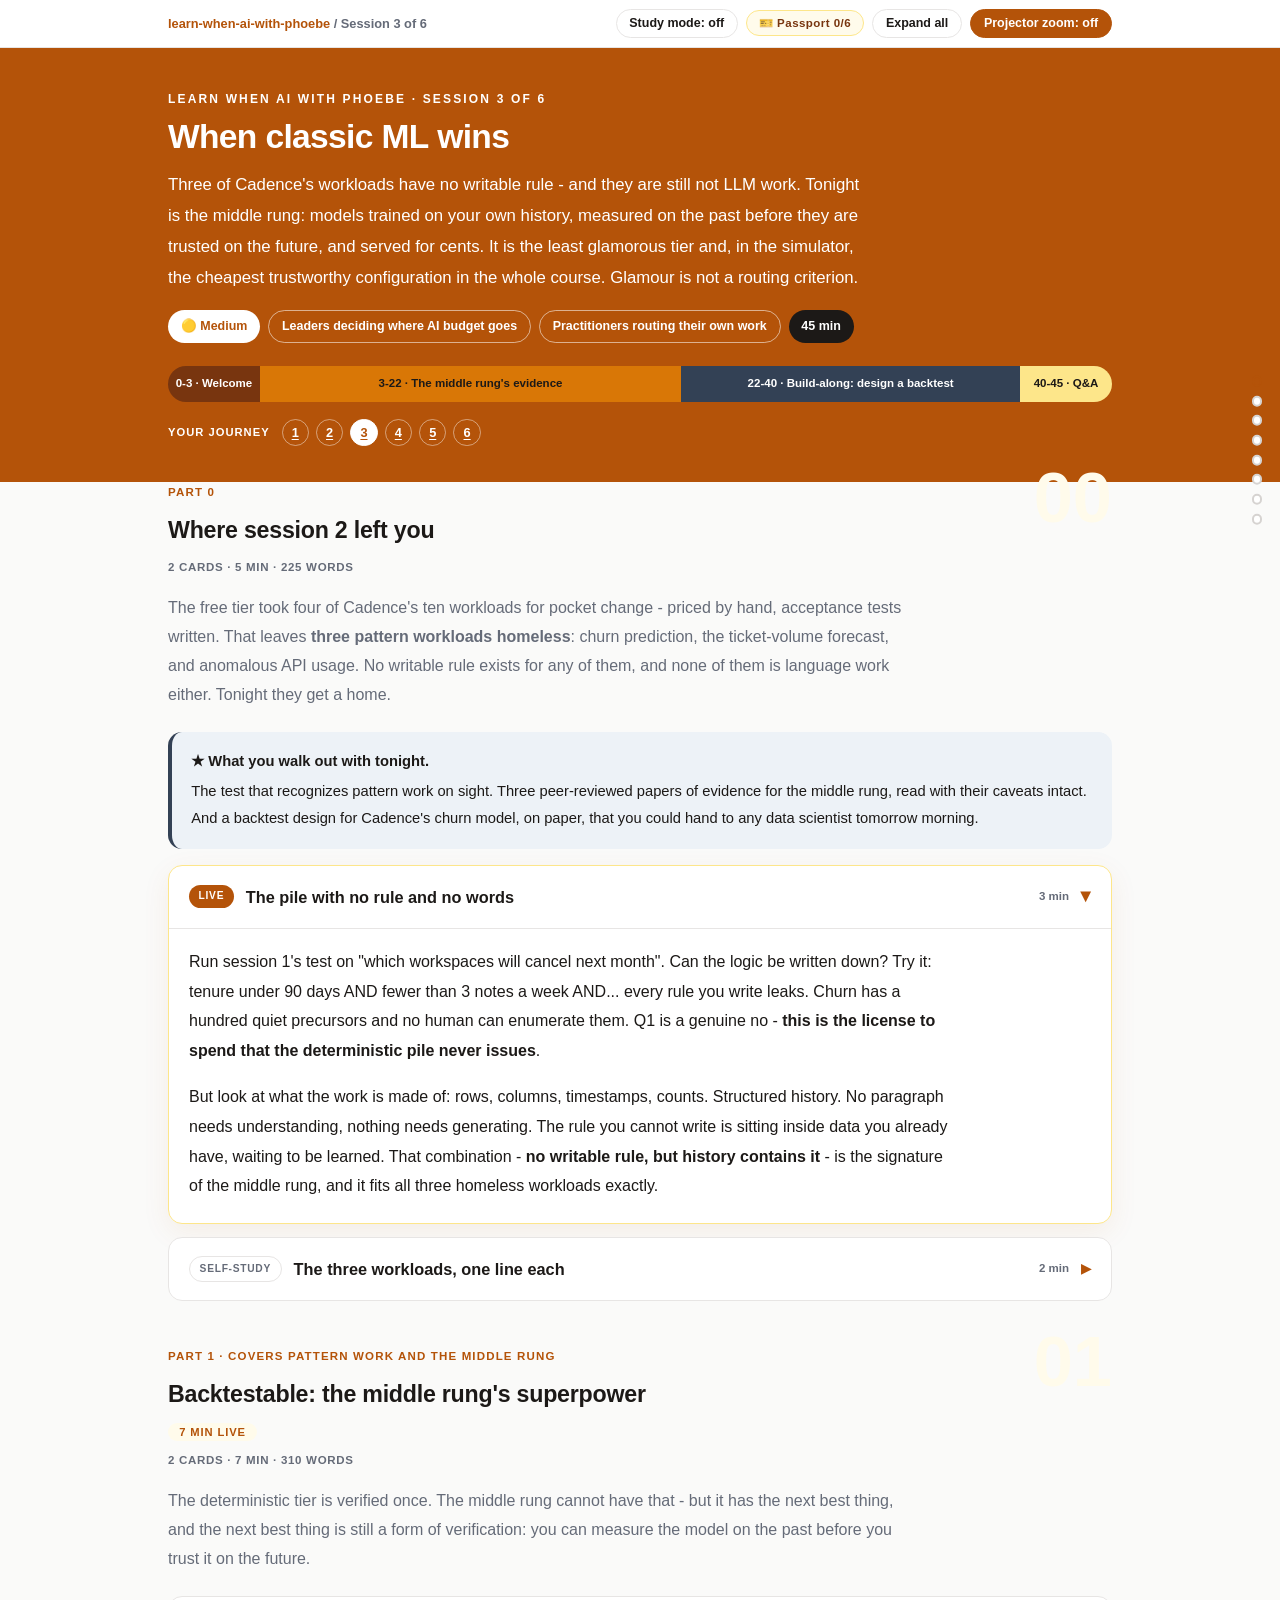
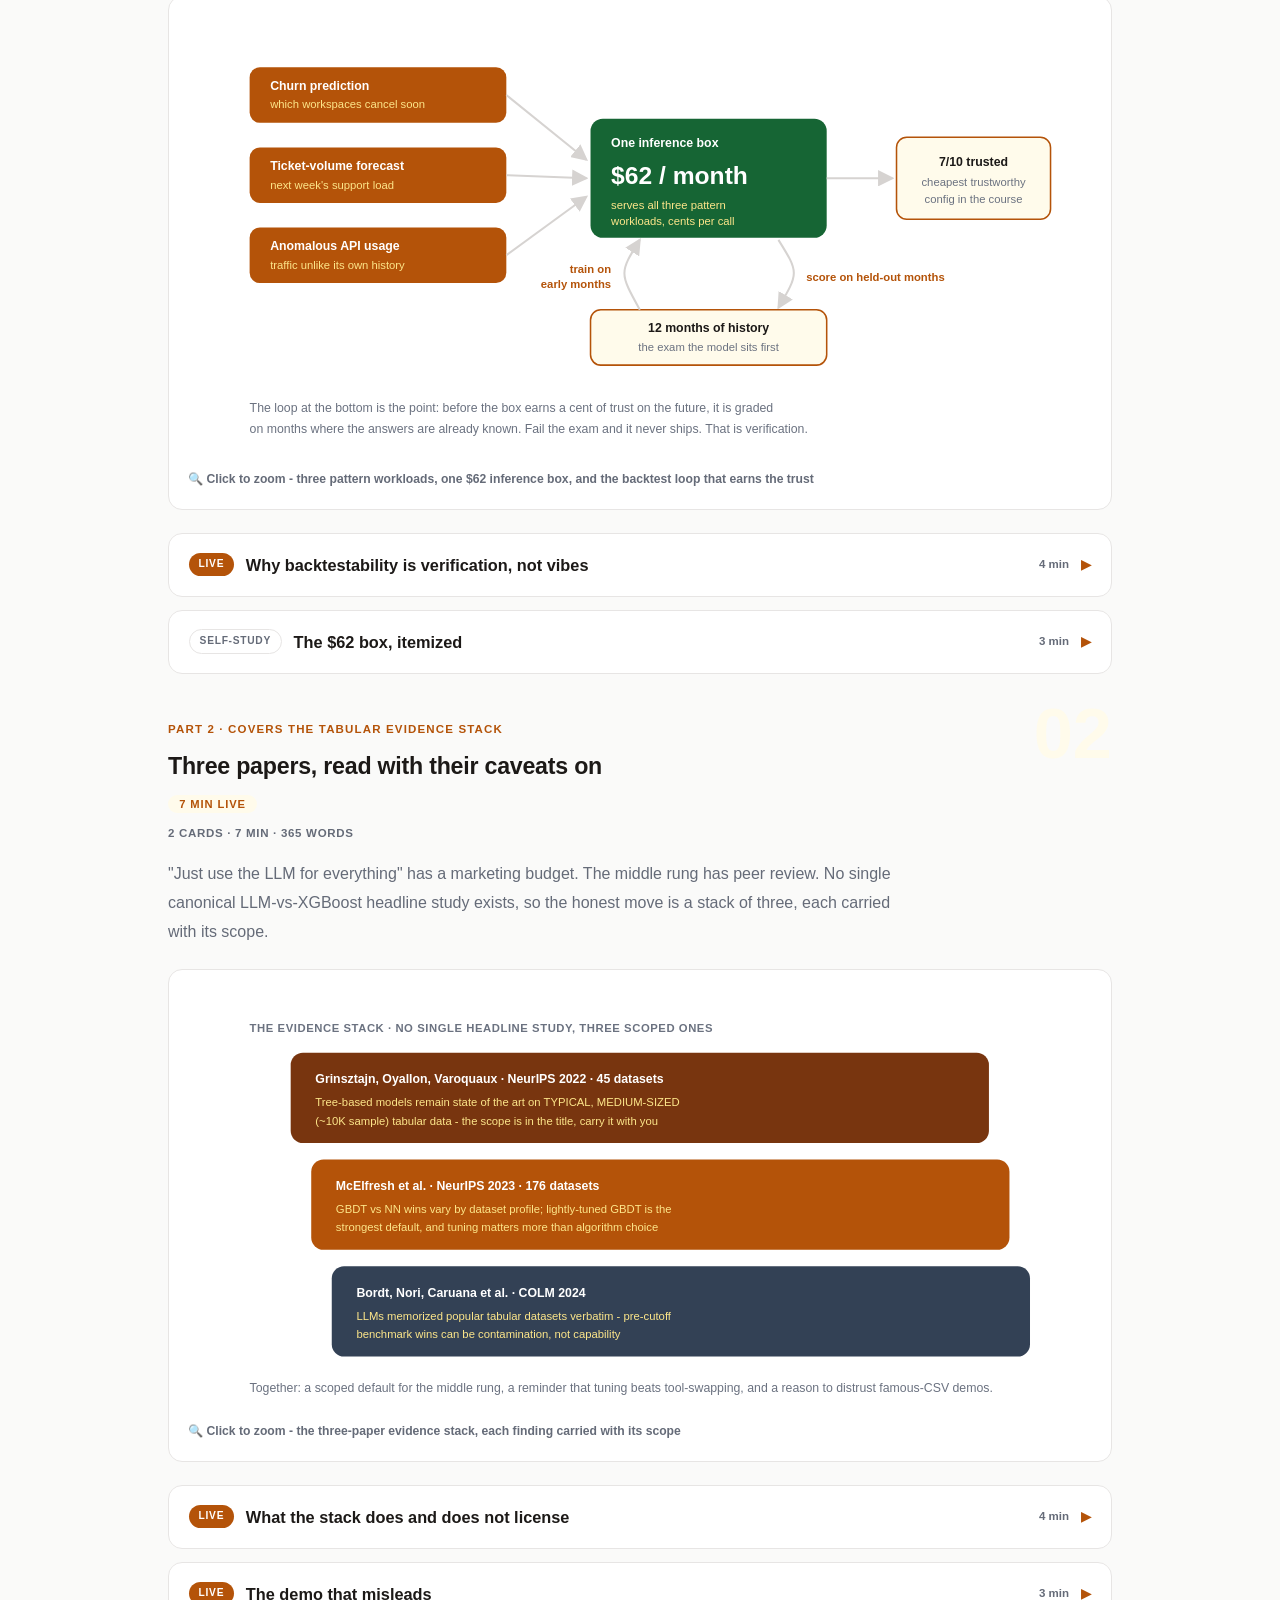
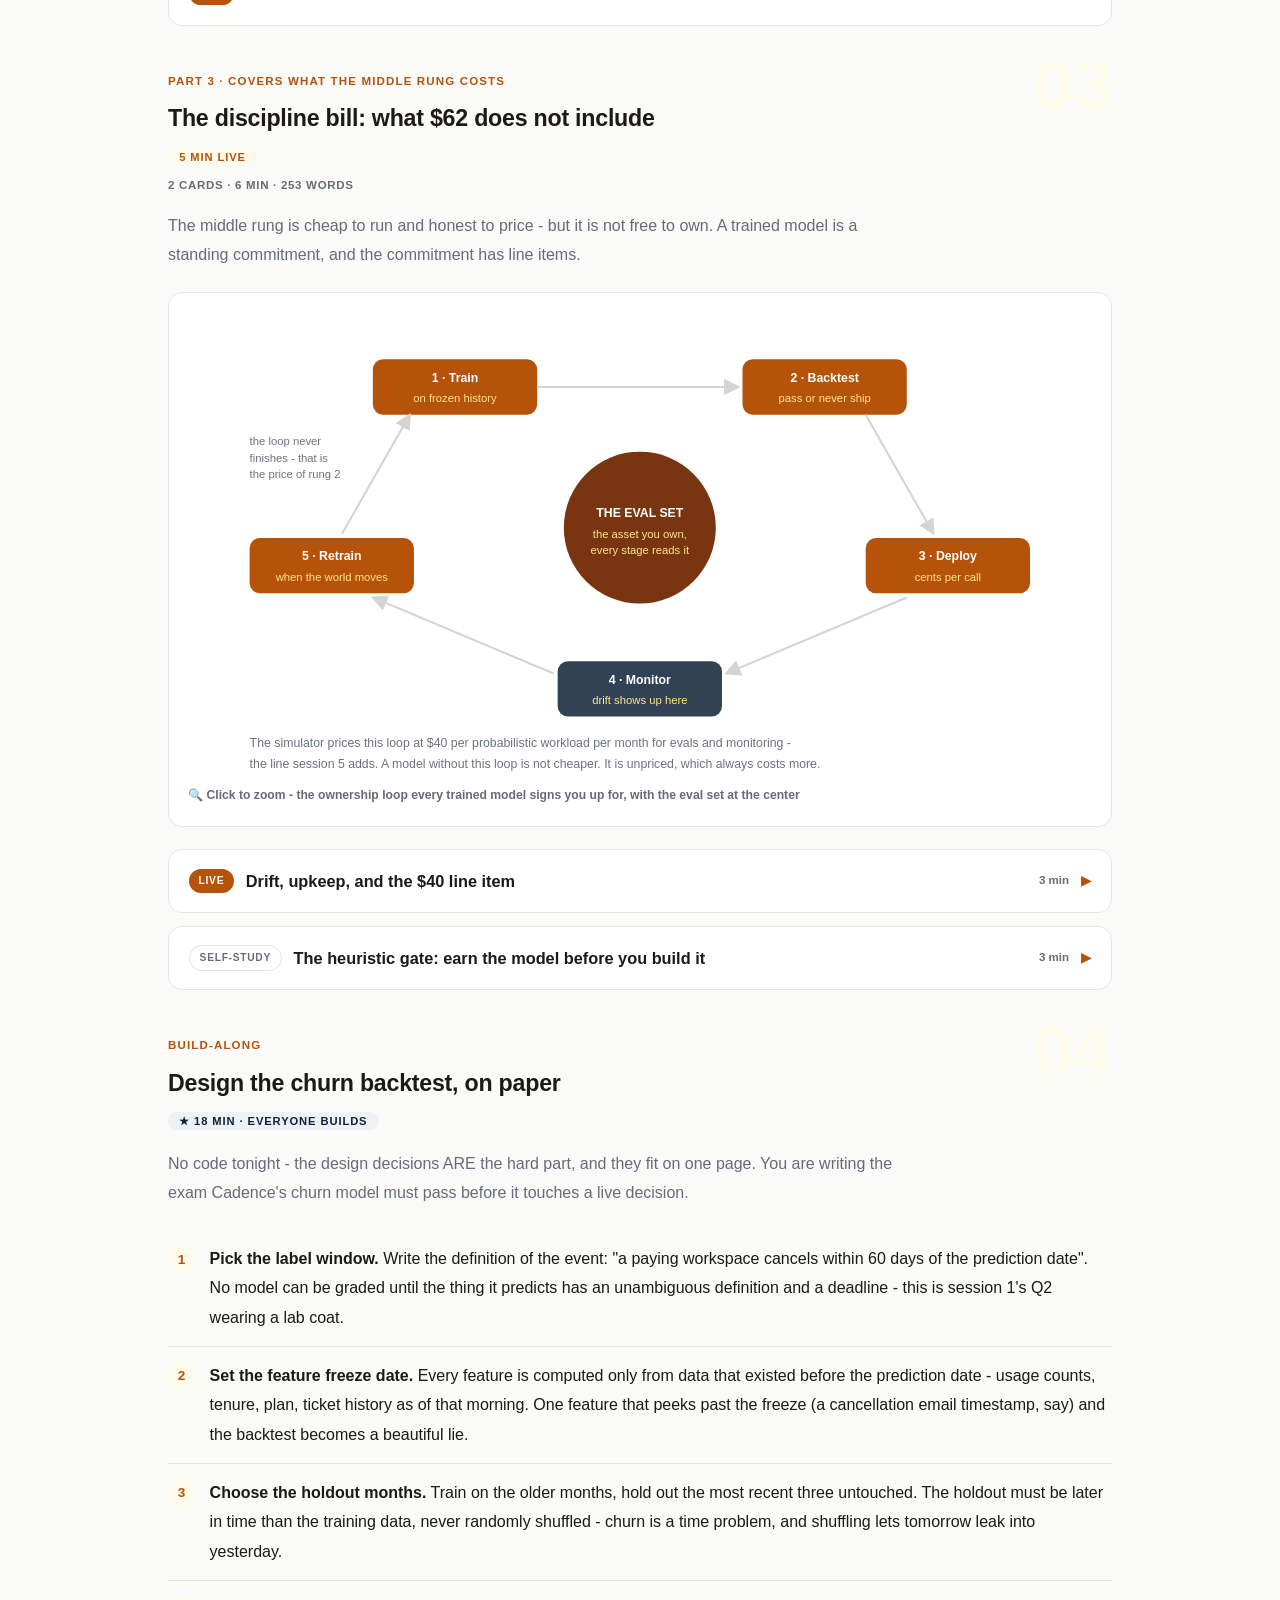
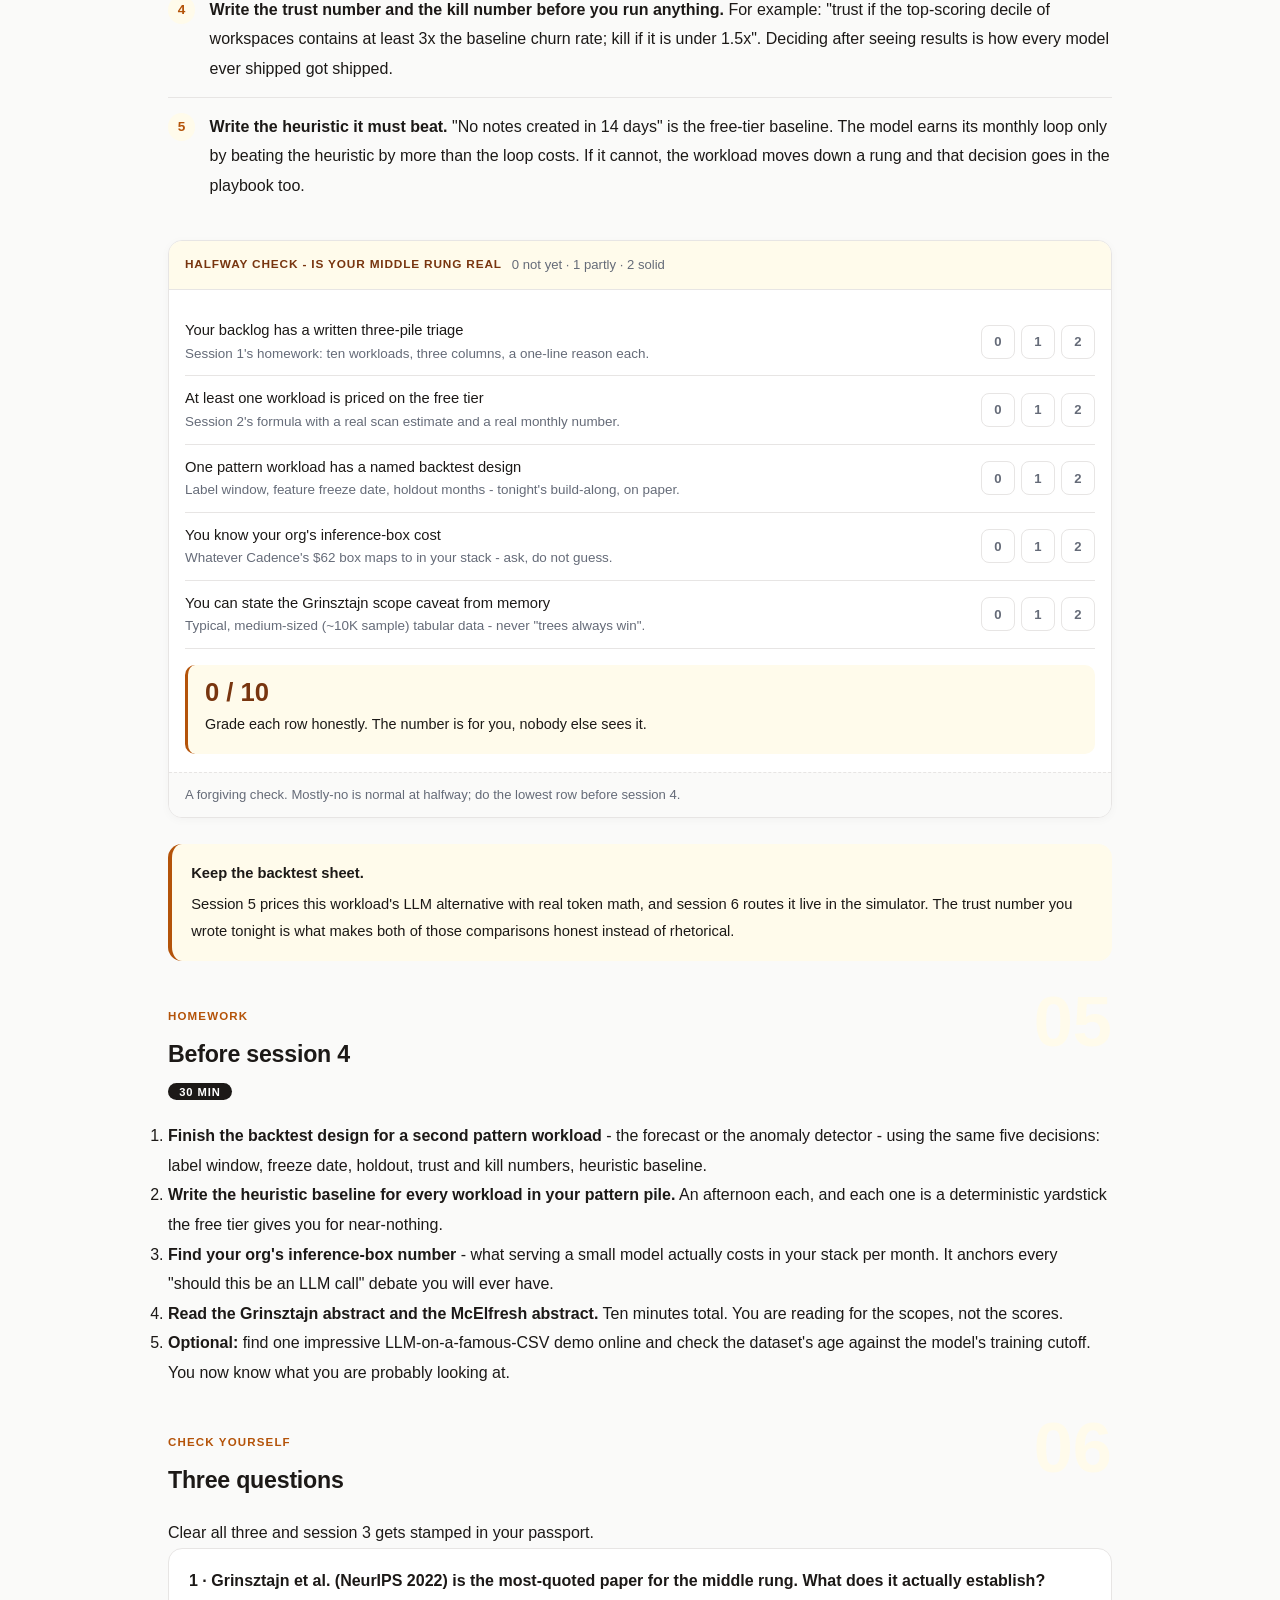
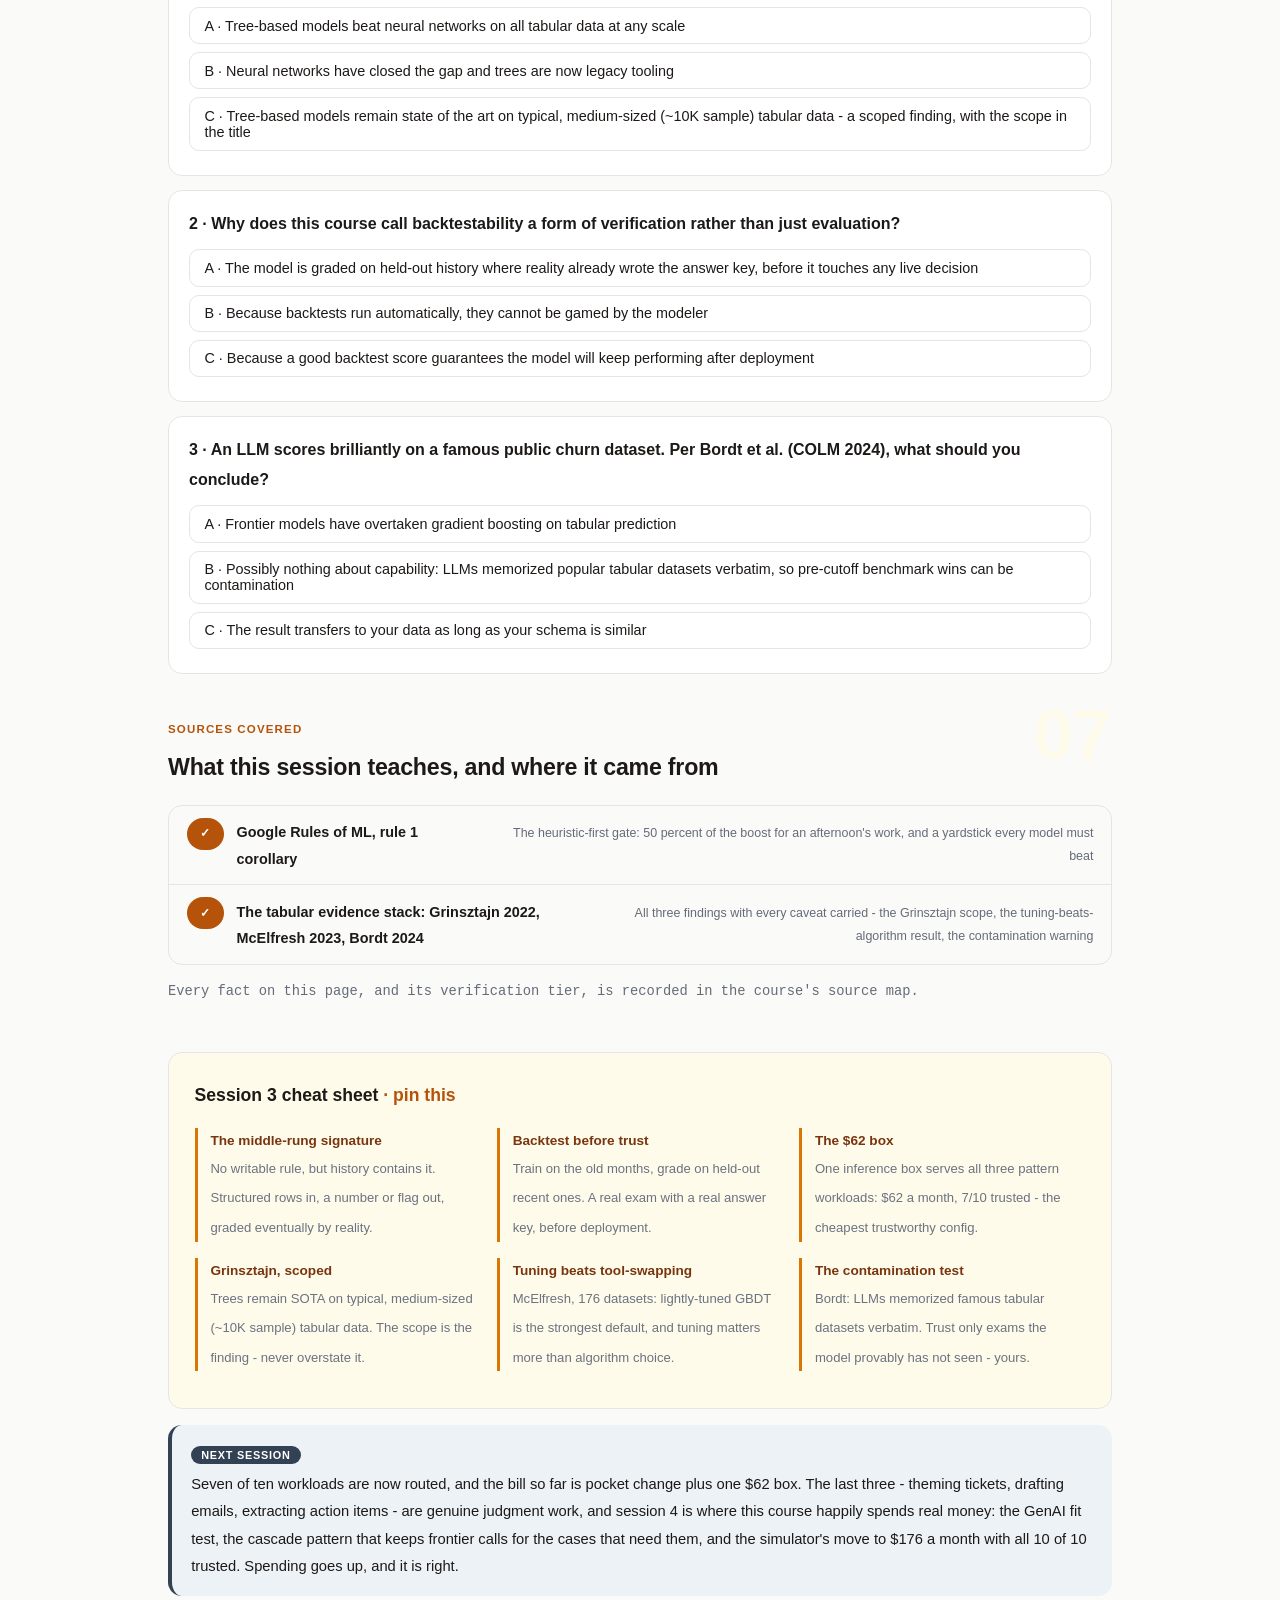
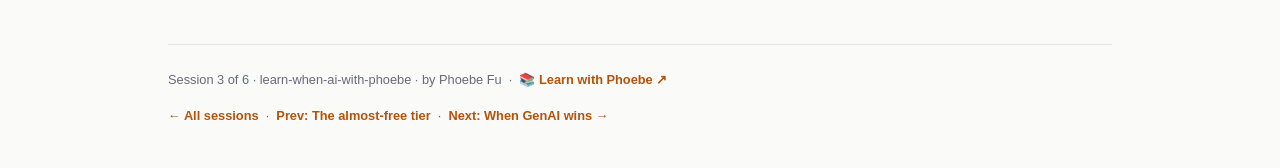
<file: courses/03-when-classic-ml-wins.html>
<!DOCTYPE html>
<html lang="en">
<head>
<meta charset="UTF-8">
<meta name="viewport" content="width=device-width, initial-scale=1.0">
<!-- social:start -->
<meta name="description" content="Session 3 of 6. The middle rung: pattern work with no writable rule, why backtestability is a form of verification, the three-paper tabular evidence stack, and the $62 inference box.">
<meta property="og:type" content="article">
<meta property="og:site_name" content="Learn with Phoebe">
<meta property="og:title" content="When classic ML wins - learn when ai with phoebe">
<meta property="og:description" content="Session 3 of 6. Backtestable models, the tabular evidence stack read with its caveats, and the cheapest trustworthy configuration in the simulator.">
<meta property="og:url" content="https://phoebefu6.github.io/learn-when-ai-with-phoebe/courses/03-when-classic-ml-wins.html">
<meta property="og:image" content="https://phoebefu6.github.io/learn-when-ai-with-phoebe/assets/og-cover.png">
<meta property="og:image:width" content="1200">
<meta property="og:image:height" content="630">
<meta name="twitter:card" content="summary_large_image">
<meta name="twitter:title" content="When classic ML wins - learn when ai with phoebe">
<meta name="twitter:description" content="Session 3 of 6. The middle rung: backtestable, cheap, and earned.">
<meta name="twitter:image" content="https://phoebefu6.github.io/learn-when-ai-with-phoebe/assets/og-cover.png">
<!-- social:end -->
<title>Session 3 · When classic ML wins - learn when ai with phoebe</title>
<link rel="stylesheet" href="../assets/style.css?v=23">
</head>
<body>

<div class="toolbar">
  <div class="wrap">
    <span class="crumb"><a href="../index.html">learn-when-ai-with-phoebe</a> / Session 3 of 6</span>
    <button class="btn" id="toggle-all" type="button">Expand all</button>
    <button class="btn primary" id="zoom-toggle" type="button">Projector zoom: off</button>
  </div>
</div>

<header class="masthead">
  <div class="wrap">
    <div class="eyebrow">Learn When AI with Phoebe · Session 3 of 6</div>
    <h1>When classic ML <span class="accent">wins</span></h1>
    <p class="sub">Three of Cadence's workloads have no writable rule - and they are still not LLM work. Tonight is the middle rung: models trained on your own history, measured on the past before they are trusted on the future, and served for cents. It is the least glamorous tier and, in the simulator, the cheapest trustworthy configuration in the whole course. Glamour is not a routing criterion.</p>
    <div class="chip-row">
      <span class="chip level">🟡 Medium</span>
      <span class="chip audience">Leaders deciding where AI budget goes</span>
      <span class="chip audience">Practitioners routing their own work</span>
      <span class="chip time">45 min</span>
    </div>
    <div class="agenda">
      <span class="a1" style="flex:1">0-3 · Welcome</span>
      <span class="a2" style="flex:5">3-22 · The middle rung's evidence</span>
      <span class="a3" style="flex:4">22-40 · Build-along: design a backtest</span>
      <span class="a4" style="flex:1">40-45 · Q&amp;A</span>
    </div>
  </div>
</header>

<main class="wrap">

  <!-- ============ INTRO ============ -->
  <section class="section" id="intro">
    <div class="section-kicker">
      <span class="klabel">Part 0</span>
      <h2>Where session 2 left you</h2>
    </div>
    <p class="lede">The free tier took four of Cadence's ten workloads for pocket change - priced by hand, acceptance tests written. That leaves <strong>three pattern workloads homeless</strong>: churn prediction, the ticket-volume forecast, and anomalous API usage. No writable rule exists for any of them, and none of them is language work either. Tonight they get a home.</p>

    <div class="callout win">
      <p><strong>★ What you walk out with tonight.</strong> The test that recognizes pattern work on sight. Three peer-reviewed papers of evidence for the middle rung, read with their caveats intact. And a backtest design for Cadence's churn model, on paper, that you could hand to any data scientist tomorrow morning.</p>
    </div>

    <details class="card" open>
      <summary><span class="mode live">Live</span>The pile with no rule and no words<span class="mini">3 min</span><span class="caret">▶</span></summary>
      <div class="body">
        <p>Run session 1's test on "which workspaces will cancel next month". Can the logic be written down? Try it: tenure under 90 days AND fewer than 3 notes a week AND... every rule you write leaks. Churn has a hundred quiet precursors and no human can enumerate them. Q1 is a genuine no - <strong>this is the license to spend that the deterministic pile never issues</strong>.</p>
        <p>But look at what the work is made of: rows, columns, timestamps, counts. Structured history. No paragraph needs understanding, nothing needs generating. The rule you cannot write is sitting inside data you already have, waiting to be learned. That combination - <strong>no writable rule, but history contains it</strong> - is the signature of the middle rung, and it fits all three homeless workloads exactly.</p>
      </div>
    </details>

    <details class="card">
      <summary><span class="mode self">Self-study</span>The three workloads, one line each<span class="mini">2 min</span><span class="caret">▶</span></summary>
      <div class="body">
        <ul>
          <li><strong>Churn prediction</strong> - which paying workspaces cancel soon. The precursors live in usage history nobody can fully articulate.</li>
          <li><strong>Ticket-volume forecast</strong> - how many support tickets arrive next week, so staffing is a decision instead of a scramble. Seasonality plus release spikes, learnable from two years of counts.</li>
          <li><strong>Anomalous API usage</strong> - which integration partners' traffic looks wrong. "Wrong" resists definition; "unlike its own history" does not.</li>
        </ul>
        <p>Notice what they share: the answer is a number or a flag about the future, graded eventually by reality itself. That grading is what tonight's whole argument stands on.</p>
      </div>
    </details>
  </section>

  <!-- ============ PART 1 ============ -->
  <section class="section" id="part-1">
    <div class="section-kicker">
      <span class="klabel">Part 1 · covers pattern work and the middle rung</span>
      <h2>Backtestable: the middle rung's superpower</h2>
      <span class="tag concept">7 min live</span>
    </div>
    <p class="lede">The deterministic tier is verified once. The middle rung cannot have that - but it has the next best thing, and the next best thing is still a form of verification: you can measure the model on the past before you trust it on the future.</p>

    <figure class="zoomable">
      <svg viewBox="0 0 880 430" xmlns="http://www.w3.org/2000/svg" role="img" aria-label="Three pattern workloads - churn, ticket forecast, anomalous API usage - flow into one 62 dollar per month inference box, with a backtest loop drawn against twelve months of history">
        <style>
          .w3aW { font: 700 12px Inter, sans-serif; fill: #fff; }
          .w3aY { font: 400 11px Inter, sans-serif; fill: #FDE68A; }
          .w3aB { font: 800 24px Inter, sans-serif; fill: #fff; }
          .w3aK { font: 700 12px Inter, sans-serif; fill: #1C1917; }
          .w3aS { font: 400 11px Inter, sans-serif; fill: #6B7280; }
          .w3aE { font: 600 11px Inter, sans-serif; fill: #B45309; }
          .w3aN { font: 400 12px Inter, sans-serif; fill: #6B7280; }
        </style>
        <defs>
          <marker id="w3aAr" markerWidth="8" markerHeight="8" refX="7" refY="4" orient="auto"><path d="M0,0 L8,4 L0,8 z" fill="#D6D3D1"/></marker>
        </defs>
        <rect x="60" y="50" width="250" height="54" rx="10" fill="#B45309"/>
        <text class="w3aW" x="80" y="72">Churn prediction</text>
        <text class="w3aY" x="80" y="90">which workspaces cancel soon</text>
        <rect x="60" y="128" width="250" height="54" rx="10" fill="#B45309"/>
        <text class="w3aW" x="80" y="150">Ticket-volume forecast</text>
        <text class="w3aY" x="80" y="168">next week's support load</text>
        <rect x="60" y="206" width="250" height="54" rx="10" fill="#B45309"/>
        <text class="w3aW" x="80" y="228">Anomalous API usage</text>
        <text class="w3aY" x="80" y="246">traffic unlike its own history</text>
        <line x1="310" y1="77" x2="388" y2="140" stroke="#D6D3D1" stroke-width="2" marker-end="url(#w3aAr)"/>
        <line x1="310" y1="155" x2="388" y2="158" stroke="#D6D3D1" stroke-width="2" marker-end="url(#w3aAr)"/>
        <line x1="310" y1="233" x2="388" y2="176" stroke="#D6D3D1" stroke-width="2" marker-end="url(#w3aAr)"/>
        <rect x="392" y="100" width="230" height="116" rx="12" fill="#166534"/>
        <text class="w3aW" x="412" y="128">One inference box</text>
        <text class="w3aB" x="412" y="164">$62 / month</text>
        <text class="w3aY" x="412" y="188">serves all three pattern</text>
        <text class="w3aY" x="412" y="204">workloads, cents per call</text>
        <line x1="622" y1="158" x2="686" y2="158" stroke="#D6D3D1" stroke-width="2" marker-end="url(#w3aAr)"/>
        <rect x="690" y="118" width="150" height="80" rx="10" fill="#FFFBEB" stroke="#B45309" stroke-width="1.5"/>
        <text class="w3aK" x="765" y="146" text-anchor="middle">7/10 trusted</text>
        <text class="w3aS" x="765" y="166" text-anchor="middle">cheapest trustworthy</text>
        <text class="w3aS" x="765" y="182" text-anchor="middle">config in the course</text>
        <rect x="392" y="286" width="230" height="54" rx="10" fill="#FFFBEB" stroke="#B45309" stroke-width="1.5"/>
        <text class="w3aK" x="507" y="308" text-anchor="middle">12 months of history</text>
        <text class="w3aS" x="507" y="326" text-anchor="middle">the exam the model sits first</text>
        <path d="M 440 286 C 420 250, 420 250, 440 218" fill="none" stroke="#D6D3D1" stroke-width="2" marker-end="url(#w3aAr)"/>
        <path d="M 575 218 C 595 250, 595 250, 575 284" fill="none" stroke="#D6D3D1" stroke-width="2" marker-end="url(#w3aAr)"/>
        <text class="w3aE" x="412" y="250" text-anchor="end">train on</text>
        <text class="w3aE" x="412" y="265" text-anchor="end">early months</text>
        <text class="w3aE" x="602" y="258">score on held-out months</text>
        <text class="w3aN" x="60" y="386">The loop at the bottom is the point: before the box earns a cent of trust on the future, it is graded</text>
        <text class="w3aN" x="60" y="406">on months where the answers are already known. Fail the exam and it never ships. That is verification.</text>
      </svg>
      <figcaption>🔍 Click to zoom - three pattern workloads, one $62 inference box, and the backtest loop that earns the trust</figcaption>
    </figure>

    <details class="card">
      <summary><span class="mode live">Live</span>Why backtestability is verification, not vibes<span class="mini">4 min</span><span class="caret">▶</span></summary>
      <div class="body">
        <p>Train the churn model only on data up to six months ago, then ask it to predict the churn that followed - churn that has <strong>already happened</strong>, so every prediction is gradeable against reality. Before the model touches a single live decision, you hold a number: how well it did on a future it could not have memorized.</p>
        <p>That is a real exam with a real answer key, and it is the middle rung's answer to "verified once". Not correct by construction - correct by demonstration, on your own data, before deployment. The LLM route cannot cheaply imitate this: to earn the same certificate it needs a labeled eval set built and graded by hand, per task, forever. The trained model's exam comes free with the method, because history already contains the answers.</p>
        <div class="callout tip">
          <p><strong>The routing consequence:</strong> when a workload is backtestable, you can know what you are buying before you buy it. Demand the backtest number before trusting any pattern-work tool - a vendor who cannot produce one is selling you the demo, not the model.</p>
        </div>
      </div>
    </details>

    <details class="card">
      <summary><span class="mode self">Self-study</span>The $62 box, itemized<span class="mini">3 min</span><span class="caret">▶</span></summary>
      <div class="body">
        <p>In the simulator, switching the three pattern workloads onto classic ML lands the whole configuration at <strong>$62 a month true cost, with 7 of 10 answers trusted and zero silently wrong</strong> - the cheapest trustworthy configuration in the course. One modest inference box serves all three models; inference on tabular models costs cents per thousand calls, so the workloads share the hardware the way queries share a warehouse.</p>
        <p>Compare the neighbors: the free-tier-only config sits at $224 with 4/10 trusted, because the pattern pile is still being mangled elsewhere. The AI-everything anti-lever pays $2,429 from baseline to trust 3 of 10. The middle rung is where the cost curve and the trust curve cross - which is exactly why it is the most skipped rung in 2026: it is nobody's demo and everybody's savings.</p>
      </div>
    </details>
  </section>

  <!-- ============ PART 2 ============ -->
  <section class="section" id="part-2">
    <div class="section-kicker">
      <span class="klabel">Part 2 · covers the tabular evidence stack</span>
      <h2>Three papers, read with their caveats on</h2>
      <span class="tag concept">7 min live</span>
    </div>
    <p class="lede">"Just use the LLM for everything" has a marketing budget. The middle rung has peer review. No single canonical LLM-vs-XGBoost headline study exists, so the honest move is a stack of three, each carried with its scope.</p>

    <figure class="zoomable">
      <svg viewBox="0 0 880 410" xmlns="http://www.w3.org/2000/svg" role="img" aria-label="Three stacked evidence cards: Grinsztajn NeurIPS 2022 on trees for typical medium-sized tabular data, McElfresh NeurIPS 2023 on GBDT as strongest default, Bordt COLM 2024 on LLM memorization of tabular benchmarks">
        <style>
          .w3bW { font: 700 12px Inter, sans-serif; fill: #fff; }
          .w3bY { font: 400 11px Inter, sans-serif; fill: #FDE68A; }
          .w3bT { font: 700 11px Inter, sans-serif; fill: #6B7280; letter-spacing: .05em; }
          .w3bN { font: 400 12px Inter, sans-serif; fill: #6B7280; }
        </style>
        <text class="w3bT" x="60" y="42">THE EVIDENCE STACK · NO SINGLE HEADLINE STUDY, THREE SCOPED ONES</text>
        <rect x="100" y="62" width="680" height="88" rx="12" fill="#78350F"/>
        <text class="w3bW" x="124" y="92">Grinsztajn, Oyallon, Varoquaux · NeurIPS 2022 · 45 datasets</text>
        <text class="w3bY" x="124" y="114">Tree-based models remain state of the art on TYPICAL, MEDIUM-SIZED</text>
        <text class="w3bY" x="124" y="132">(~10K sample) tabular data - the scope is in the title, carry it with you</text>
        <rect x="120" y="166" width="680" height="88" rx="12" fill="#B45309"/>
        <text class="w3bW" x="144" y="196">McElfresh et al. · NeurIPS 2023 · 176 datasets</text>
        <text class="w3bY" x="144" y="218">GBDT vs NN wins vary by dataset profile; lightly-tuned GBDT is the</text>
        <text class="w3bY" x="144" y="236">strongest default, and tuning matters more than algorithm choice</text>
        <rect x="140" y="270" width="680" height="88" rx="12" fill="#334155"/>
        <text class="w3bW" x="164" y="300">Bordt, Nori, Caruana et al. · COLM 2024</text>
        <text class="w3bY" x="164" y="322">LLMs memorized popular tabular datasets verbatim - pre-cutoff</text>
        <text class="w3bY" x="164" y="340">benchmark wins can be contamination, not capability</text>
        <text class="w3bN" x="60" y="392">Together: a scoped default for the middle rung, a reminder that tuning beats tool-swapping, and a reason to distrust famous-CSV demos.</text>
      </svg>
      <figcaption>🔍 Click to zoom - the three-paper evidence stack, each finding carried with its scope</figcaption>
    </figure>

    <details class="card">
      <summary><span class="mode live">Live</span>What the stack does and does not license<span class="mini">4 min</span><span class="caret">▶</span></summary>
      <div class="body">
        <p><strong>Grinsztajn and colleagues</strong> found tree-based models still state of the art - on <strong>typical, medium-sized tabular data</strong>, around 10K samples, across 45 datasets. The scope is in the paper's own title, and it is the finding, not fine print. This is not "trees always win"; it is "on the shape of data most businesses actually have, the boring tool is still the benchmark to beat".</p>
        <p><strong>McElfresh and colleagues</strong> widened the lens to 176 datasets and found the wins between GBDTs and neural networks vary by dataset profile - but a <strong>lightly-tuned GBDT is the strongest default</strong>, and <strong>tuning matters more than algorithm choice</strong>. The routing lesson hides in that last clause: the team arguing about which tool would be better spent tuning the one they have.</p>
        <p>Together the stack licenses one modest claim: for Cadence's three pattern workloads - all typical, all medium-sized, all tabular - a gradient-boosted model is the evidence-backed default. It does not license sneering at neural nets on large or exotic data. Scoped claims are the ones that survive meetings.</p>
      </div>
    </details>

    <details class="card">
      <summary><span class="mode live">Live</span>The demo that misleads<span class="mini">3 min</span><span class="caret">▶</span></summary>
      <div class="body">
        <p>Someone will show you a frontier LLM scoring brilliantly on a famous public dataset and conclude the middle rung is obsolete. <strong>Bordt and colleagues tested exactly this</strong> and found that LLMs had memorized popular tabular datasets verbatim - they could reproduce rows character for character. An impressive score on a dataset the model has seen during training is <strong>contamination, not capability</strong>: the exam was in the training set.</p>
        <p>Your churn table was not. That is the quiet, decisive advantage of the backtest from Part 1: your own held-out history is an exam the model provably has not seen. The demo dazzles on Titanic; the routing decision is about your data, where the only honest certificate is the one you grade yourself.</p>
        <div class="callout example">
          <span class="ex-pill">Real world</span>
          <p>Cadence's founder saw a conference demo of an LLM "doing churn analysis" on a public telecom dataset and asked why the team was still training models. The team's answer was the backtest: on Cadence's own held-out months, where nothing is memorized, the boring GBDT produced a gradeable number and the demo could not. The question changed from "why not the impressive tool" to "which tool passes our exam".</p>
        </div>
      </div>
    </details>
  </section>

  <!-- ============ PART 3 ============ -->
  <section class="section" id="part-3">
    <div class="section-kicker">
      <span class="klabel">Part 3 · covers what the middle rung costs</span>
      <h2>The discipline bill: what $62 does not include</h2>
      <span class="tag concept">5 min live</span>
    </div>
    <p class="lede">The middle rung is cheap to run and honest to price - but it is not free to own. A trained model is a standing commitment, and the commitment has line items.</p>

    <figure class="zoomable">
      <svg viewBox="0 0 880 450" xmlns="http://www.w3.org/2000/svg" role="img" aria-label="The middle-rung ownership loop: train, backtest, deploy, monitor, retrain, arranged in a cycle with the eval set at the center">
        <style>
          .w3cW { font: 700 12px Inter, sans-serif; fill: #fff; }
          .w3cY { font: 400 11px Inter, sans-serif; fill: #FDE68A; }
          .w3cS { font: 400 11px Inter, sans-serif; fill: #6B7280; }
          .w3cN { font: 400 12px Inter, sans-serif; fill: #6B7280; }
        </style>
        <defs>
          <marker id="w3cAr" markerWidth="8" markerHeight="8" refX="7" refY="4" orient="auto"><path d="M0,0 L8,4 L0,8 z" fill="#D6D3D1"/></marker>
        </defs>
        <circle cx="440" cy="210" r="74" fill="#78350F"/>
        <text class="w3cW" x="440" y="200" text-anchor="middle">THE EVAL SET</text>
        <text class="w3cY" x="440" y="220" text-anchor="middle">the asset you own,</text>
        <text class="w3cY" x="440" y="236" text-anchor="middle">every stage reads it</text>
        <rect x="180" y="46" width="160" height="54" rx="10" fill="#B45309"/>
        <text class="w3cW" x="260" y="68" text-anchor="middle">1 · Train</text>
        <text class="w3cY" x="260" y="88" text-anchor="middle">on frozen history</text>
        <rect x="540" y="46" width="160" height="54" rx="10" fill="#B45309"/>
        <text class="w3cW" x="620" y="68" text-anchor="middle">2 · Backtest</text>
        <text class="w3cY" x="620" y="88" text-anchor="middle">pass or never ship</text>
        <rect x="660" y="220" width="160" height="54" rx="10" fill="#B45309"/>
        <text class="w3cW" x="740" y="242" text-anchor="middle">3 · Deploy</text>
        <text class="w3cY" x="740" y="262" text-anchor="middle">cents per call</text>
        <rect x="360" y="340" width="160" height="54" rx="10" fill="#334155"/>
        <text class="w3cW" x="440" y="362" text-anchor="middle">4 · Monitor</text>
        <text class="w3cY" x="440" y="382" text-anchor="middle">drift shows up here</text>
        <rect x="60" y="220" width="160" height="54" rx="10" fill="#B45309"/>
        <text class="w3cW" x="140" y="242" text-anchor="middle">5 · Retrain</text>
        <text class="w3cY" x="140" y="262" text-anchor="middle">when the world moves</text>
        <line x1="340" y1="73" x2="536" y2="73" stroke="#D6D3D1" stroke-width="2" marker-end="url(#w3cAr)"/>
        <line x1="660" y1="100" x2="726" y2="216" stroke="#D6D3D1" stroke-width="2" marker-end="url(#w3cAr)"/>
        <line x1="700" y1="278" x2="524" y2="352" stroke="#D6D3D1" stroke-width="2" marker-end="url(#w3cAr)"/>
        <line x1="356" y1="352" x2="180" y2="278" stroke="#D6D3D1" stroke-width="2" marker-end="url(#w3cAr)"/>
        <line x1="150" y1="216" x2="216" y2="100" stroke="#D6D3D1" stroke-width="2" marker-end="url(#w3cAr)"/>
        <text class="w3cS" x="60" y="130">the loop never</text>
        <text class="w3cS" x="60" y="146">finishes - that is</text>
        <text class="w3cS" x="60" y="162">the price of rung 2</text>
        <text class="w3cN" x="60" y="424">The simulator prices this loop at $40 per probabilistic workload per month for evals and monitoring -</text>
        <text class="w3cN" x="60" y="444">the line session 5 adds. A model without this loop is not cheaper. It is unpriced, which always costs more.</text>
      </svg>
      <figcaption>🔍 Click to zoom - the ownership loop every trained model signs you up for, with the eval set at the center</figcaption>
    </figure>

    <details class="card">
      <summary><span class="mode live">Live</span>Drift, upkeep, and the $40 line item<span class="mini">3 min</span><span class="caret">▶</span></summary>
      <div class="body">
        <p>The world the model learned keeps moving: a pricing change reshapes churn, a product launch reshapes ticket volume, a new integration reshapes "normal" API traffic. That is <strong>drift</strong>, and it is not a malfunction - it is the weather on rung 2. The defense is the loop in the figure: a maintained eval set, monitoring that compares live performance against the backtest number, and retraining when the gap opens.</p>
        <p>The simulator prices that discipline at <strong>$40 per probabilistic workload per month</strong> - the upkeep line its S5 lever adds, which is why the honest full-cost configuration reads $416 rather than $176. Budget the loop on day one. A model priced without its eval set is a quote for half a bridge.</p>
      </div>
    </details>

    <details class="card">
      <summary><span class="mode self">Self-study</span>The heuristic gate: earn the model before you build it<span class="mini">3 min</span><span class="caret">▶</span></summary>
      <div class="body">
        <p>Google's Rules of ML puts a gate in front of this whole session: "If you think that machine learning will give you a 100% boost, then a heuristic will get you 50% of the way there." Before Cadence trains anything, the honest first move is the dumb baseline: for churn, flag workspaces with no notes created in 14 days; for the forecast, next week equals the same week last year plus trend.</p>
        <p>The heuristic is not the destination - it is the yardstick. It costs an afternoon, it is deterministic, and it sets the number the model must beat by enough to pay its $40-a-month loop. Sometimes the heuristic wins outright and a workload quietly moves DOWN a rung, which is not a failure of ambition. It is the routing skill working.</p>
      </div>
    </details>
  </section>

  <!-- ============ DEMO ============ -->
  <section class="section" id="demo-1">
    <div class="section-kicker">
      <span class="klabel">Build-along</span>
      <h2>Design the churn backtest, on paper</h2>
      <span class="tag demo">★ 18 min · everyone builds</span>
    </div>
    <p class="lede">No code tonight - the design decisions ARE the hard part, and they fit on one page. You are writing the exam Cadence's churn model must pass before it touches a live decision.</p>

    <div class="steps">
      <div class="step"><p><strong>Pick the label window.</strong> Write the definition of the event: "a paying workspace cancels within 60 days of the prediction date". No model can be graded until the thing it predicts has an unambiguous definition and a deadline - this is session 1's Q2 wearing a lab coat.</p></div>
      <div class="step"><p><strong>Set the feature freeze date.</strong> Every feature is computed only from data that existed before the prediction date - usage counts, tenure, plan, ticket history as of that morning. One feature that peeks past the freeze (a cancellation email timestamp, say) and the backtest becomes a beautiful lie.</p></div>
      <div class="step"><p><strong>Choose the holdout months.</strong> Train on the older months, hold out the most recent three untouched. The holdout must be later in time than the training data, never randomly shuffled - churn is a time problem, and shuffling lets tomorrow leak into yesterday.</p></div>
      <div class="step"><p><strong>Write the trust number and the kill number before you run anything.</strong> For example: "trust if the top-scoring decile of workspaces contains at least 3x the baseline churn rate; kill if it is under 1.5x". Deciding after seeing results is how every model ever shipped got shipped.</p></div>
      <div class="step"><p><strong>Write the heuristic it must beat.</strong> "No notes created in 14 days" is the free-tier baseline. The model earns its monthly loop only by beating the heuristic by more than the loop costs. If it cannot, the workload moves down a rung and that decision goes in the playbook too.</p></div>
    </div>

    <div class="scorecard" data-title="Halfway check - is your middle rung real" data-foot="A forgiving check. Mostly-no is normal at halfway; do the lowest row before session 4.">
      <div class="sc-row"><div class="sc-q">Your backlog has a written three-pile triage<em>Session 1's homework: ten workloads, three columns, a one-line reason each.</em></div></div>
      <div class="sc-row"><div class="sc-q">At least one workload is priced on the free tier<em>Session 2's formula with a real scan estimate and a real monthly number.</em></div></div>
      <div class="sc-row"><div class="sc-q">One pattern workload has a named backtest design<em>Label window, feature freeze date, holdout months - tonight's build-along, on paper.</em></div></div>
      <div class="sc-row"><div class="sc-q">You know your org's inference-box cost<em>Whatever Cadence's $62 box maps to in your stack - ask, do not guess.</em></div></div>
      <div class="sc-row"><div class="sc-q">You can state the Grinsztajn scope caveat from memory<em>Typical, medium-sized (~10K sample) tabular data - never "trees always win".</em></div></div>
    </div>

    <div class="callout tip">
      <p><strong>Keep the backtest sheet.</strong> Session 5 prices this workload's LLM alternative with real token math, and session 6 routes it live in the simulator. The trust number you wrote tonight is what makes both of those comparisons honest instead of rhetorical.</p>
    </div>
  </section>

  <!-- ============ HOMEWORK ============ -->
  <section class="section" id="exercise">
    <div class="section-kicker">
      <span class="klabel">Homework</span>
      <h2>Before session 4</h2>
      <span class="tag exercise">30 min</span>
    </div>
    <ol>
      <li><strong>Finish the backtest design for a second pattern workload</strong> - the forecast or the anomaly detector - using the same five decisions: label window, freeze date, holdout, trust and kill numbers, heuristic baseline.</li>
      <li><strong>Write the heuristic baseline for every workload in your pattern pile.</strong> An afternoon each, and each one is a deterministic yardstick the free tier gives you for near-nothing.</li>
      <li><strong>Find your org's inference-box number</strong> - what serving a small model actually costs in your stack per month. It anchors every "should this be an LLM call" debate you will ever have.</li>
      <li><strong>Read the Grinsztajn abstract and the McElfresh abstract.</strong> Ten minutes total. You are reading for the scopes, not the scores.</li>
      <li><strong>Optional:</strong> find one impressive LLM-on-a-famous-CSV demo online and check the dataset's age against the model's training cutoff. You now know what you are probably looking at.</li>
    </ol>
  </section>

  <!-- ============ QUIZ ============ -->
  <section class="section" id="quiz">
    <div class="section-kicker">
      <span class="klabel">Check yourself</span>
      <h2>Three questions</h2>
    </div>
    <p>Clear all three and session 3 gets stamped in your passport.</p>

    <div class="quiz-q" data-answer="2">
      <p class="qtext">1 · Grinsztajn et al. (NeurIPS 2022) is the most-quoted paper for the middle rung. What does it actually establish?</p>
      <button class="qopt" type="button">A · Tree-based models beat neural networks on all tabular data at any scale</button>
      <button class="qopt" type="button">B · Neural networks have closed the gap and trees are now legacy tooling</button>
      <button class="qopt" type="button">C · Tree-based models remain state of the art on typical, medium-sized (~10K sample) tabular data - a scoped finding, with the scope in the title</button>
      <p class="qwhy">The scope IS the finding: typical, medium-sized tabular data, across 45 datasets. Overstate it to "trees always win" and the first counterexample takes your credibility with it. Scoped claims survive meetings; slogans do not.</p>
    </div>

    <div class="quiz-q" data-answer="0">
      <p class="qtext">2 · Why does this course call backtestability a form of verification rather than just evaluation?</p>
      <button class="qopt" type="button">A · The model is graded on held-out history where reality already wrote the answer key, before it touches any live decision</button>
      <button class="qopt" type="button">B · Because backtests run automatically, they cannot be gamed by the modeler</button>
      <button class="qopt" type="button">C · Because a good backtest score guarantees the model will keep performing after deployment</button>
      <p class="qwhy">The past already contains the answers, so the exam is real and gradeable pre-deployment - that is what makes it a cousin of the deterministic tier's verified-once property. It can absolutely be gamed (leaky features, shuffled time), which is why the build-along exists, and it guarantees nothing forever - drift is why the monitoring loop and its $40 a month stay in the price.</p>
    </div>

    <div class="quiz-q" data-answer="1">
      <p class="qtext">3 · An LLM scores brilliantly on a famous public churn dataset. Per Bordt et al. (COLM 2024), what should you conclude?</p>
      <button class="qopt" type="button">A · Frontier models have overtaken gradient boosting on tabular prediction</button>
      <button class="qopt" type="button">B · Possibly nothing about capability: LLMs memorized popular tabular datasets verbatim, so pre-cutoff benchmark wins can be contamination</button>
      <button class="qopt" type="button">C · The result transfers to your data as long as your schema is similar</button>
      <p class="qwhy">Bordt and colleagues showed LLMs can reproduce rows of famous datasets character for character - the exam was in the training set. The only certificate that counts is one on data the model provably has not seen, which is exactly what your own held-out months provide.</p>
    </div>

    <p class="quiz-score"></p>
  </section>

  <!-- ============ OFFICIAL COVERAGE ============ -->
  <section class="section" id="official">
    <div class="section-kicker">
      <span class="klabel">Sources covered</span>
      <h2>What this session teaches, and where it came from</h2>
    </div>
    <div class="covered">
      <div class="covered-row"><span class="status pill solid">✓</span><span class="name">Google Rules of ML, rule 1 corollary</span><span class="note">The heuristic-first gate: 50 percent of the boost for an afternoon's work, and a yardstick every model must beat</span></div>
      <div class="covered-row"><span class="status pill solid">✓</span><span class="name">The tabular evidence stack: Grinsztajn 2022, McElfresh 2023, Bordt 2024</span><span class="note">All three findings with every caveat carried - the Grinsztajn scope, the tuning-beats-algorithm result, the contamination warning</span></div>
    </div>
    <p class="mono" style="margin-top:14px">Every fact on this page, and its verification tier, is recorded in the course's source map.</p>
  </section>

  <!-- ============ CHEAT SHEET ============ -->
  <section class="cheat" id="cheatsheet">
    <h3>Session 3 cheat sheet <span>· pin this</span></h3>
    <div class="grid-2">
      <div class="cheat-item"><b>The middle-rung signature</b><span>No writable rule, but history contains it. Structured rows in, a number or flag out, graded eventually by reality.</span></div>
      <div class="cheat-item"><b>Backtest before trust</b><span>Train on the old months, grade on held-out recent ones. A real exam with a real answer key, before deployment.</span></div>
      <div class="cheat-item"><b>The $62 box</b><span>One inference box serves all three pattern workloads: $62 a month, 7/10 trusted - the cheapest trustworthy config.</span></div>
      <div class="cheat-item"><b>Grinsztajn, scoped</b><span>Trees remain SOTA on typical, medium-sized (~10K sample) tabular data. The scope is the finding - never overstate it.</span></div>
      <div class="cheat-item"><b>Tuning beats tool-swapping</b><span>McElfresh, 176 datasets: lightly-tuned GBDT is the strongest default, and tuning matters more than algorithm choice.</span></div>
      <div class="cheat-item"><b>The contamination test</b><span>Bordt: LLMs memorized famous tabular datasets verbatim. Trust only exams the model provably has not seen - yours.</span></div>
    </div>
  </section>

  <div class="callout next">
    <span class="nx-pill">Next session</span>
    <p>Seven of ten workloads are now routed, and the bill so far is pocket change plus one $62 box. The last three - theming tickets, drafting emails, extracting action items - are genuine judgment work, and session 4 is where this course happily spends real money: the GenAI fit test, the cascade pattern that keeps frontier calls for the cases that need them, and the simulator's move to $176 a month with all 10 of 10 trusted. Spending goes up, and it is right.</p>
  </div>

  <footer class="pagefoot">
    <span>Session 3 of 6 · learn-when-ai-with-phoebe · by Phoebe Fu &nbsp;·&nbsp; 📚 <a href="https://phoebefu6.github.io/learn-with-phoebe/">Learn with Phoebe ↗</a></span>
    <span><a href="../index.html">← All sessions</a> &nbsp;·&nbsp; <a href="02-the-almost-free-tier.html">Prev: The almost-free tier</a> &nbsp;·&nbsp; <a href="04-when-genai-wins.html">Next: When GenAI wins →</a></span>
  </footer>

</main>

<script src="../assets/app.js?v=21"></script>
</body>
</html>
</file>
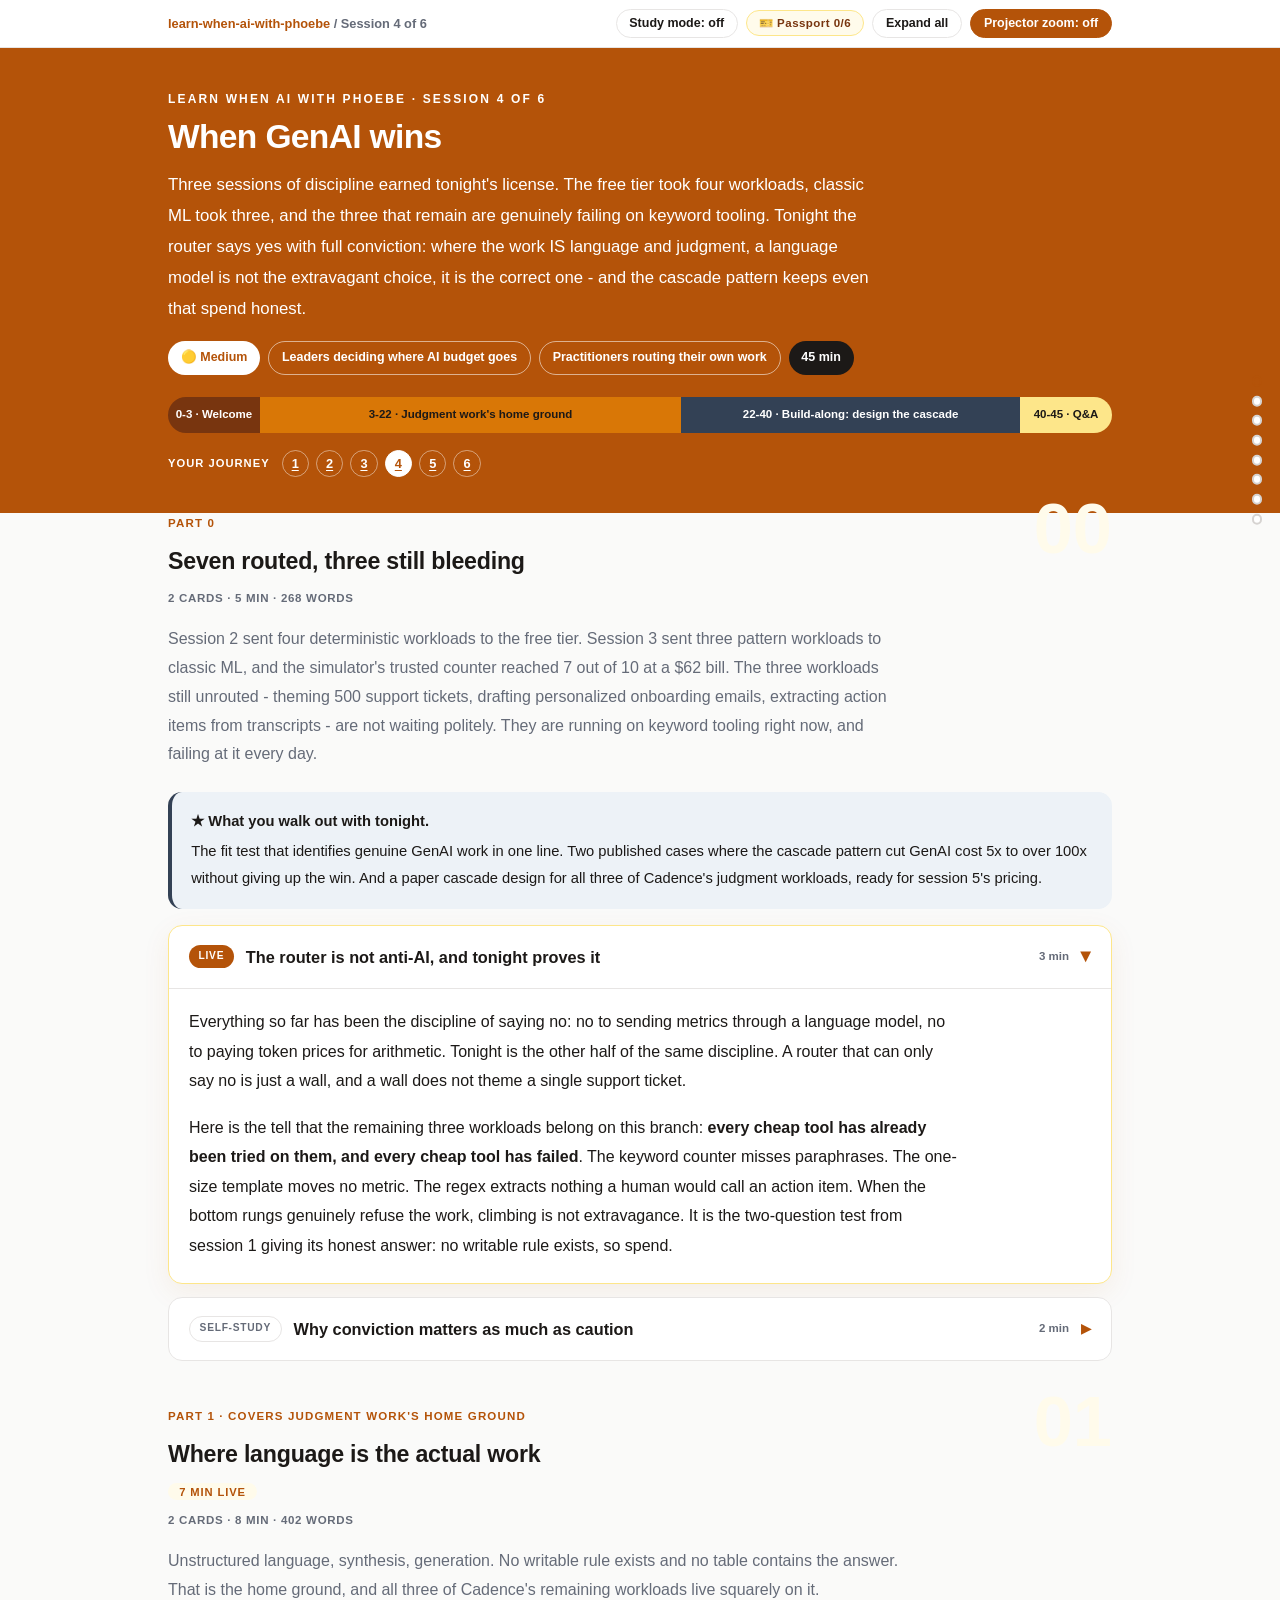
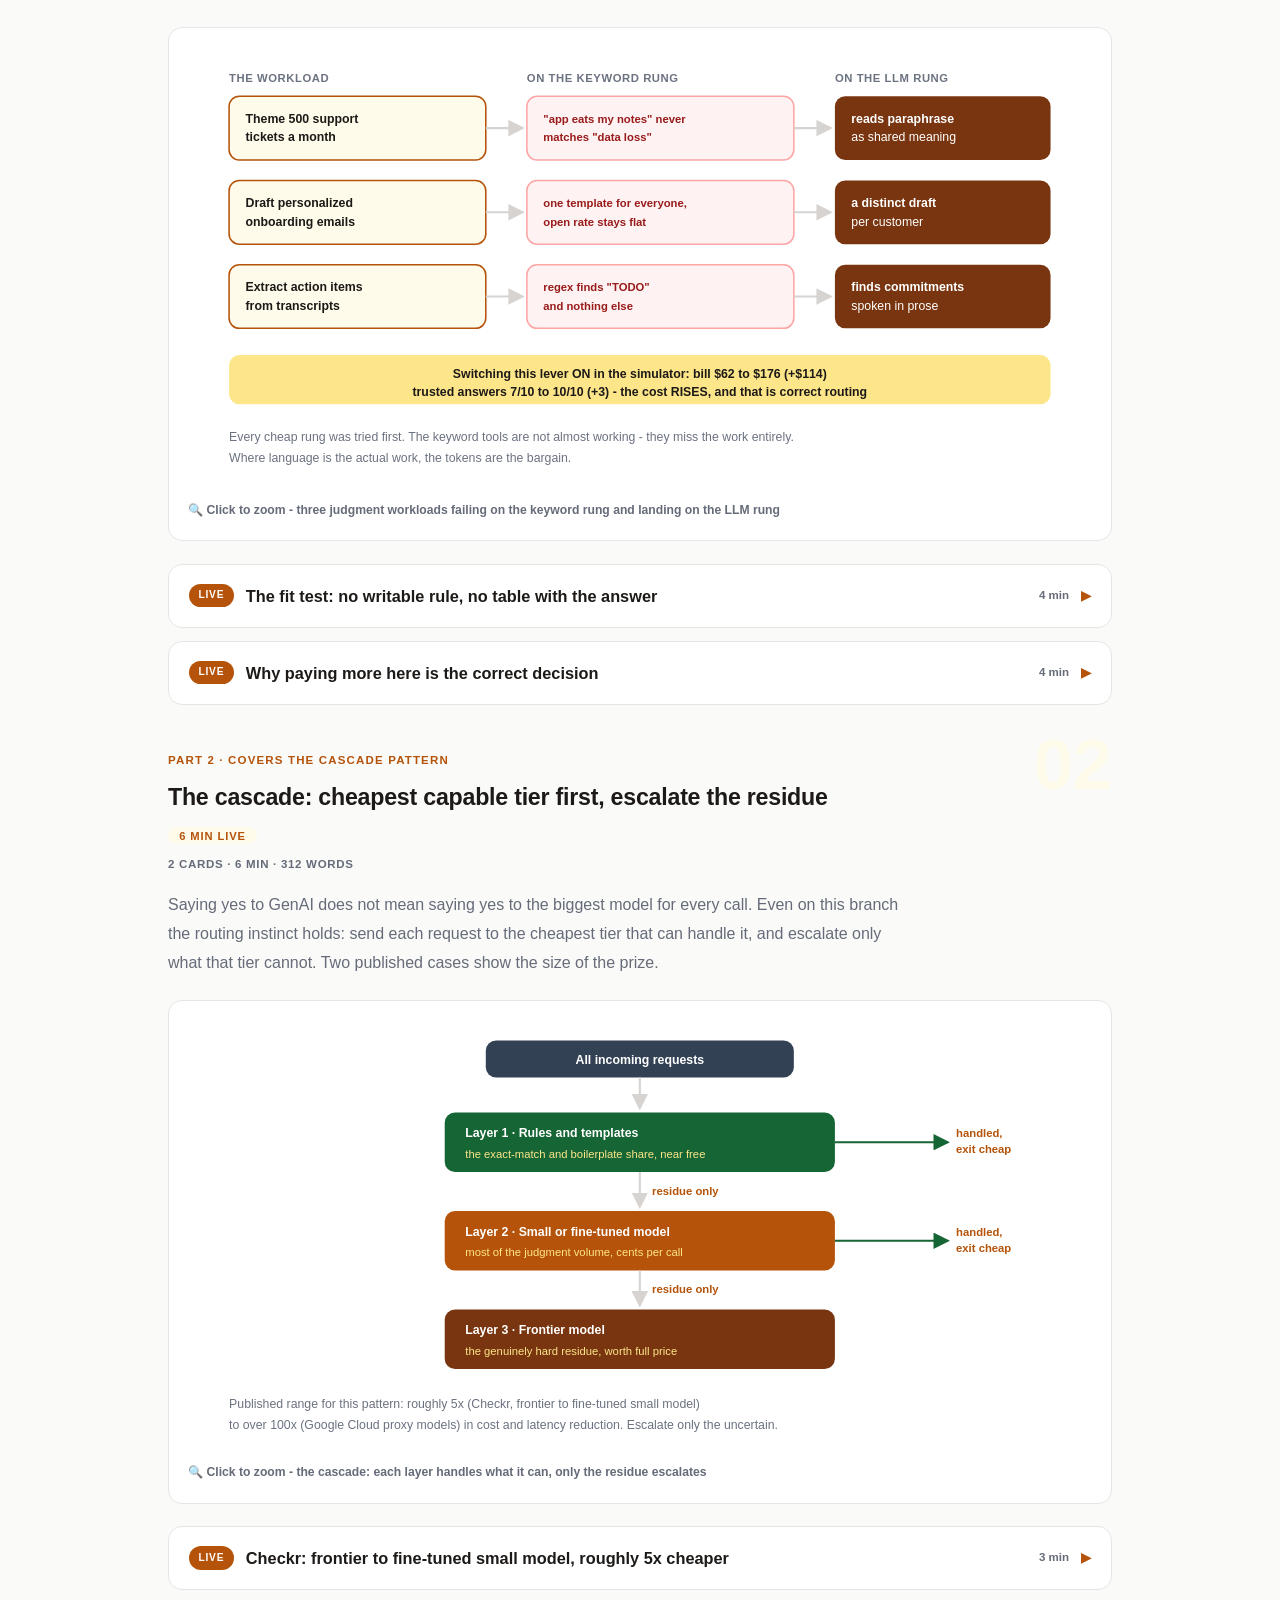
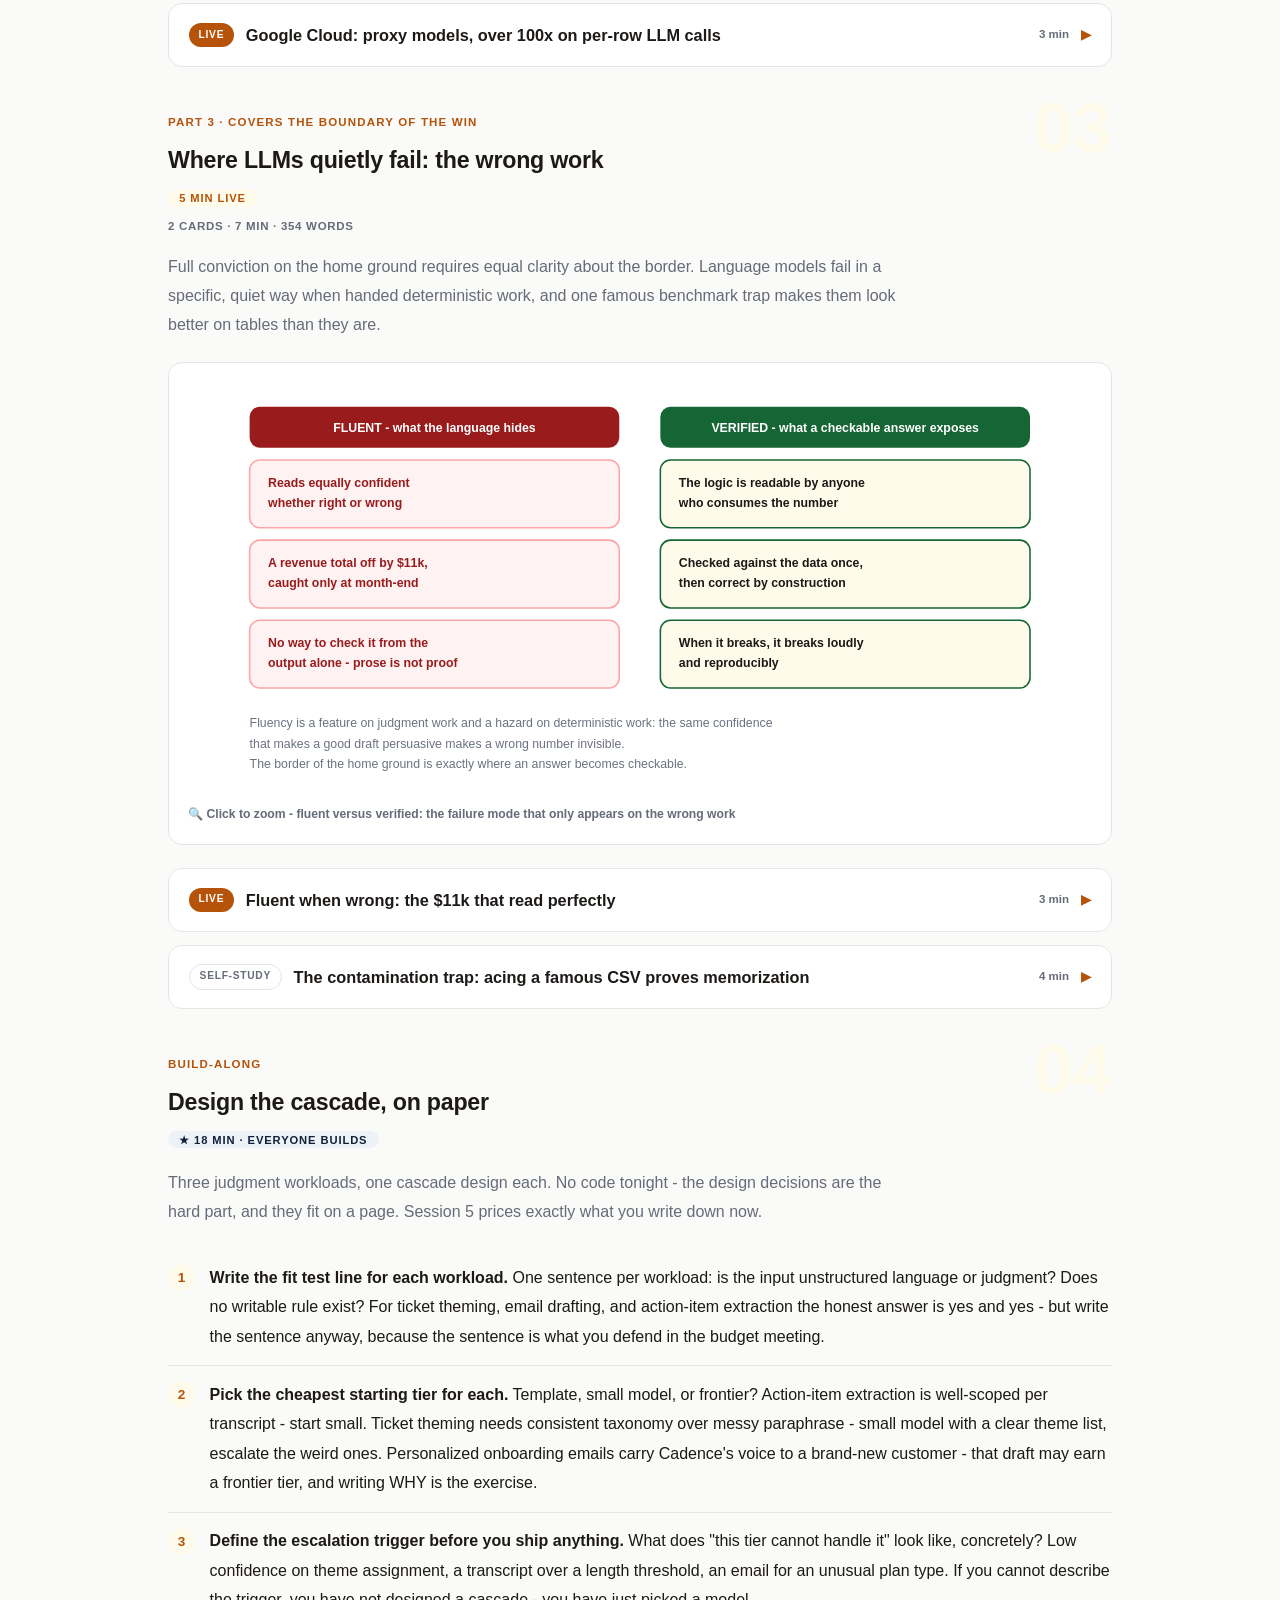
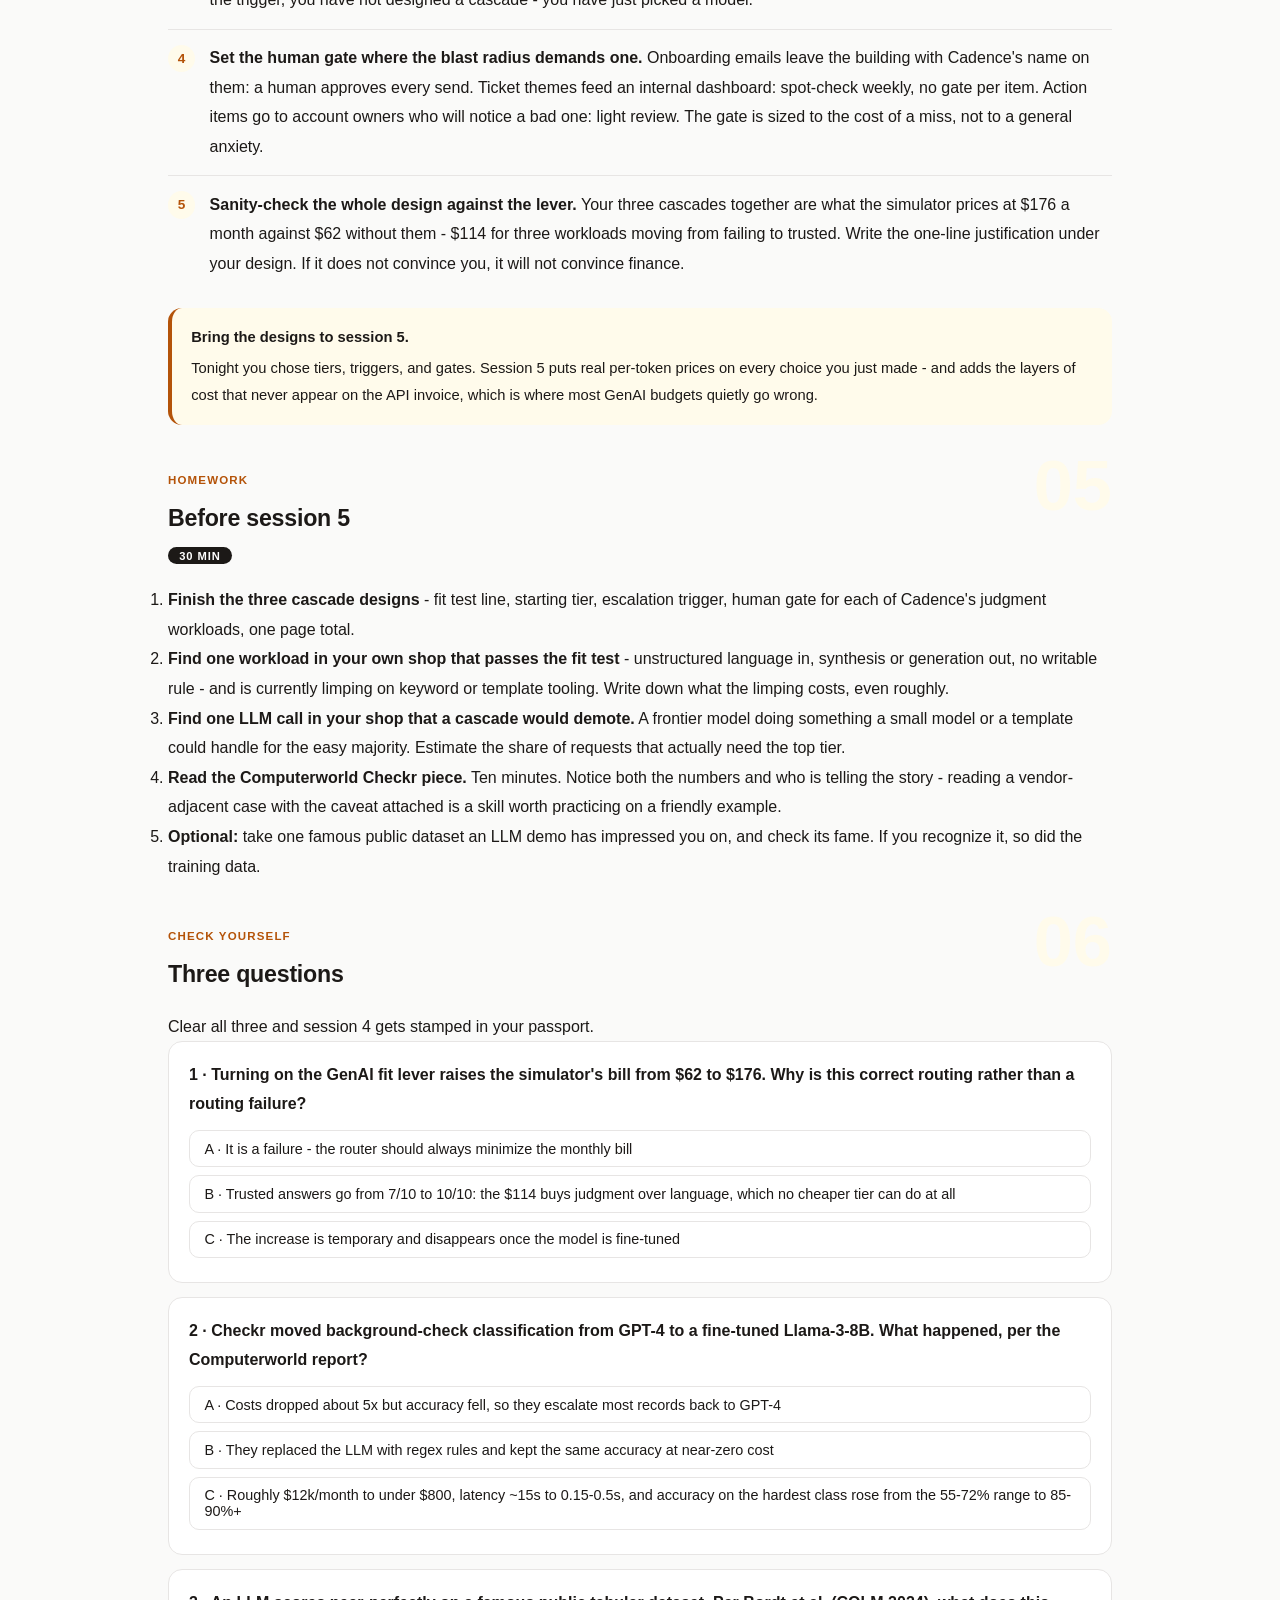
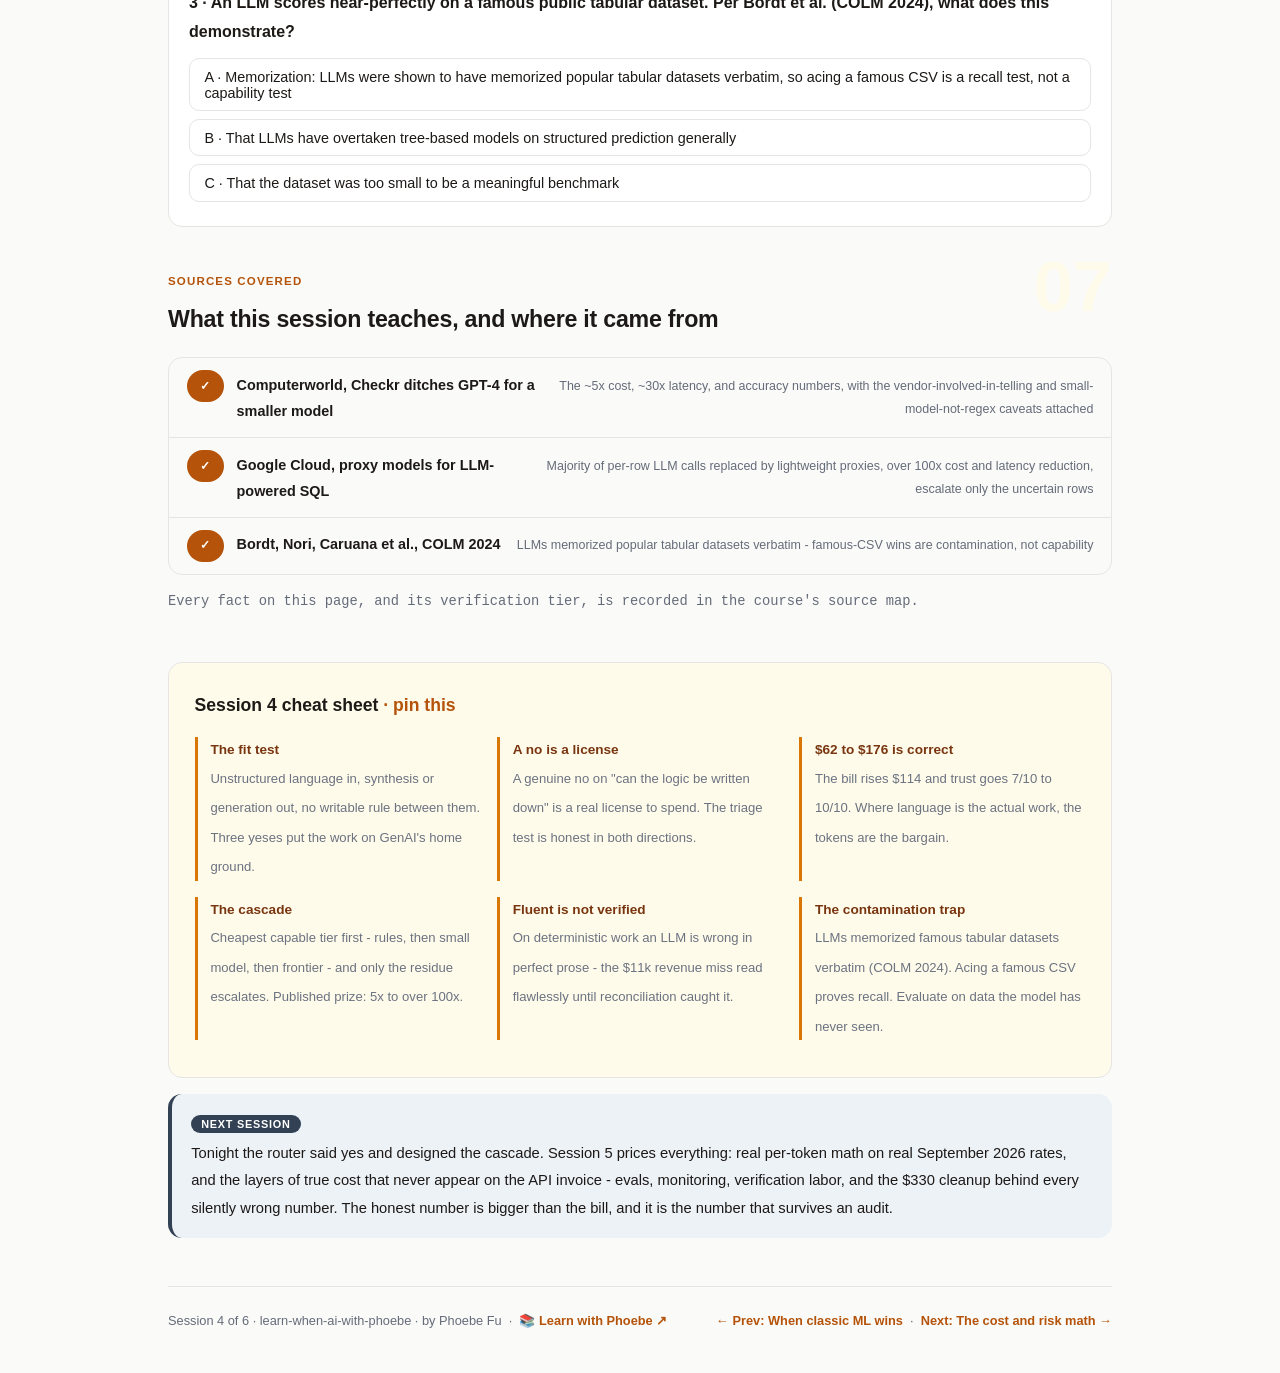
<file: courses/04-when-genai-wins.html>
<!DOCTYPE html>
<html lang="en">
<head>
<meta charset="UTF-8">
<meta name="viewport" content="width=device-width, initial-scale=1.0">
<!-- social:start -->
<meta name="description" content="Session 4 of 6. Judgment work's home ground, why paying more for the right tool is correct routing, and the cascade pattern that keeps GenAI spend honest.">
<meta property="og:type" content="article">
<meta property="og:site_name" content="Learn with Phoebe">
<meta property="og:title" content="When GenAI wins - learn when ai with phoebe">
<meta property="og:description" content="Session 4 of 6. The pro-GenAI session: where language models genuinely win, and the cascade that routes even that spend honestly.">
<meta property="og:url" content="https://phoebefu6.github.io/learn-when-ai-with-phoebe/courses/04-when-genai-wins.html">
<meta property="og:image" content="https://phoebefu6.github.io/learn-when-ai-with-phoebe/assets/og-cover.png">
<meta property="og:image:width" content="1200">
<meta property="og:image:height" content="630">
<meta name="twitter:card" content="summary_large_image">
<meta name="twitter:title" content="When GenAI wins - learn when ai with phoebe">
<meta name="twitter:description" content="Session 4 of 6. Where language models genuinely win, argued with full conviction.">
<meta name="twitter:image" content="https://phoebefu6.github.io/learn-when-ai-with-phoebe/assets/og-cover.png">
<!-- social:end -->
<title>Session 4 · When GenAI wins - learn when ai with phoebe</title>
<link rel="stylesheet" href="../assets/style.css?v=23">
</head>
<body>

<div class="toolbar">
  <div class="wrap">
    <span class="crumb"><a href="../index.html">learn-when-ai-with-phoebe</a> / Session 4 of 6</span>
    <button class="btn" id="toggle-all" type="button">Expand all</button>
    <button class="btn primary" id="zoom-toggle" type="button">Projector zoom: off</button>
  </div>
</div>

<header class="masthead">
  <div class="wrap">
    <div class="eyebrow">Learn When AI with Phoebe · Session 4 of 6</div>
    <h1>When GenAI <span class="accent">wins</span></h1>
    <p class="sub">Three sessions of discipline earned tonight's license. The free tier took four workloads, classic ML took three, and the three that remain are genuinely failing on keyword tooling. Tonight the router says yes with full conviction: where the work IS language and judgment, a language model is not the extravagant choice, it is the correct one - and the cascade pattern keeps even that spend honest.</p>
    <div class="chip-row">
      <span class="chip level">🟡 Medium</span>
      <span class="chip audience">Leaders deciding where AI budget goes</span>
      <span class="chip audience">Practitioners routing their own work</span>
      <span class="chip time">45 min</span>
    </div>
    <div class="agenda">
      <span class="a1" style="flex:1">0-3 · Welcome</span>
      <span class="a2" style="flex:5">3-22 · Judgment work's home ground</span>
      <span class="a3" style="flex:4">22-40 · Build-along: design the cascade</span>
      <span class="a4" style="flex:1">40-45 · Q&amp;A</span>
    </div>
  </div>
</header>

<main class="wrap">

  <!-- ============ INTRO ============ -->
  <section class="section" id="intro">
    <div class="section-kicker">
      <span class="klabel">Part 0</span>
      <h2>Seven routed, three still bleeding</h2>
    </div>
    <p class="lede">Session 2 sent four deterministic workloads to the free tier. Session 3 sent three pattern workloads to classic ML, and the simulator's trusted counter reached 7 out of 10 at a $62 bill. The three workloads still unrouted - theming 500 support tickets, drafting personalized onboarding emails, extracting action items from transcripts - are not waiting politely. They are running on keyword tooling right now, and failing at it every day.</p>

    <div class="callout win">
      <p><strong>★ What you walk out with tonight.</strong> The fit test that identifies genuine GenAI work in one line. Two published cases where the cascade pattern cut GenAI cost 5x to over 100x without giving up the win. And a paper cascade design for all three of Cadence's judgment workloads, ready for session 5's pricing.</p>
    </div>

    <details class="card" open>
      <summary><span class="mode live">Live</span>The router is not anti-AI, and tonight proves it<span class="mini">3 min</span><span class="caret">▶</span></summary>
      <div class="body">
        <p>Everything so far has been the discipline of saying no: no to sending metrics through a language model, no to paying token prices for arithmetic. Tonight is the other half of the same discipline. A router that can only say no is just a wall, and a wall does not theme a single support ticket.</p>
        <p>Here is the tell that the remaining three workloads belong on this branch: <strong>every cheap tool has already been tried on them, and every cheap tool has failed</strong>. The keyword counter misses paraphrases. The one-size template moves no metric. The regex extracts nothing a human would call an action item. When the bottom rungs genuinely refuse the work, climbing is not extravagance. It is the two-question test from session 1 giving its honest answer: no writable rule exists, so spend.</p>
      </div>
    </details>

    <details class="card">
      <summary><span class="mode self">Self-study</span>Why conviction matters as much as caution<span class="mini">2 min</span><span class="caret">▶</span></summary>
      <div class="body">
        <p>A half-hearted yes is the most expensive answer of all. Teams that route judgment work to a language model but never trust it end up paying twice: once for the tokens, and once for the human who redoes the work anyway. If the fit test says yes, commit - budget the evals, define the escalation, set the human gate where one is needed, and then let the tool do the job it is genuinely the best on earth at.</p>
        <p>The alternative is what Cadence has been living: language work jammed into keyword tooling because keywords feel safe. The output of that safety is a support queue themed by words nobody uses, onboarding emails nobody opens, and action items nobody captured. Safe tooling doing the wrong work is not safe. It is just quiet.</p>
      </div>
    </details>
  </section>

  <!-- ============ PART 1 ============ -->
  <section class="section" id="part-1">
    <div class="section-kicker">
      <span class="klabel">Part 1 · covers judgment work's home ground</span>
      <h2>Where language is the actual work</h2>
      <span class="tag concept">7 min live</span>
    </div>
    <p class="lede">Unstructured language, synthesis, generation. No writable rule exists and no table contains the answer. That is the home ground, and all three of Cadence's remaining workloads live squarely on it.</p>

    <figure class="zoomable">
      <svg viewBox="0 0 880 430" xmlns="http://www.w3.org/2000/svg" role="img" aria-label="Three judgment workloads shown failing on the keyword rung and landing correctly on the LLM rung, with the cost and trust change annotated">
        <style>
          .w4aH { font: 700 11px Inter, sans-serif; fill: #6B7280; letter-spacing: .05em; }
          .w4aT { font: 700 12px Inter, sans-serif; fill: #1C1917; }
          .w4aW { font: 700 12px Inter, sans-serif; fill: #fff; }
          .w4aR { font: 600 11px Inter, sans-serif; fill: #991B1B; }
          .w4aG { font: 400 11px Inter, sans-serif; fill: #FDE68A; }
          .w4aN { font: 400 12px Inter, sans-serif; fill: #6B7280; }
        </style>
        <defs>
          <marker id="w4aAr" markerWidth="8" markerHeight="8" refX="7" refY="4" orient="auto"><path d="M0,0 L8,4 L0,8 z" fill="#D6D3D1"/></marker>
        </defs>
        <text class="w4aH" x="40" y="34">THE WORKLOAD</text>
        <text class="w4aH" x="330" y="34">ON THE KEYWORD RUNG</text>
        <text class="w4aH" x="630" y="34">ON THE LLM RUNG</text>
        <rect x="40" y="48" width="250" height="62" rx="10" fill="#FFFBEB" stroke="#B45309" stroke-width="1.5"/>
        <text class="w4aT" x="56" y="74">Theme 500 support</text>
        <text class="w4aT" x="56" y="92">tickets a month</text>
        <rect x="330" y="48" width="260" height="62" rx="10" fill="#FEF2F2" stroke="#FCA5A5" stroke-width="1.5"/>
        <text class="w4aR" x="346" y="74">"app eats my notes" never</text>
        <text class="w4aR" x="346" y="92">matches "data loss"</text>
        <rect x="630" y="48" width="210" height="62" rx="10" fill="#78350F"/>
        <text class="w4aW" x="646" y="74">reads paraphrase</text>
        <text class="w4aW" x="646" y="92" style="font-weight:400">as shared meaning</text>
        <line x1="290" y1="79" x2="326" y2="79" stroke="#D6D3D1" stroke-width="2" marker-end="url(#w4aAr)"/>
        <line x1="590" y1="79" x2="626" y2="79" stroke="#D6D3D1" stroke-width="2" marker-end="url(#w4aAr)"/>
        <rect x="40" y="130" width="250" height="62" rx="10" fill="#FFFBEB" stroke="#B45309" stroke-width="1.5"/>
        <text class="w4aT" x="56" y="156">Draft personalized</text>
        <text class="w4aT" x="56" y="174">onboarding emails</text>
        <rect x="330" y="130" width="260" height="62" rx="10" fill="#FEF2F2" stroke="#FCA5A5" stroke-width="1.5"/>
        <text class="w4aR" x="346" y="156">one template for everyone,</text>
        <text class="w4aR" x="346" y="174">open rate stays flat</text>
        <rect x="630" y="130" width="210" height="62" rx="10" fill="#78350F"/>
        <text class="w4aW" x="646" y="156">a distinct draft</text>
        <text class="w4aW" x="646" y="174" style="font-weight:400">per customer</text>
        <line x1="290" y1="161" x2="326" y2="161" stroke="#D6D3D1" stroke-width="2" marker-end="url(#w4aAr)"/>
        <line x1="590" y1="161" x2="626" y2="161" stroke="#D6D3D1" stroke-width="2" marker-end="url(#w4aAr)"/>
        <rect x="40" y="212" width="250" height="62" rx="10" fill="#FFFBEB" stroke="#B45309" stroke-width="1.5"/>
        <text class="w4aT" x="56" y="238">Extract action items</text>
        <text class="w4aT" x="56" y="256">from transcripts</text>
        <rect x="330" y="212" width="260" height="62" rx="10" fill="#FEF2F2" stroke="#FCA5A5" stroke-width="1.5"/>
        <text class="w4aR" x="346" y="238">regex finds "TODO"</text>
        <text class="w4aR" x="346" y="256">and nothing else</text>
        <rect x="630" y="212" width="210" height="62" rx="10" fill="#78350F"/>
        <text class="w4aW" x="646" y="238">finds commitments</text>
        <text class="w4aW" x="646" y="256" style="font-weight:400">spoken in prose</text>
        <line x1="290" y1="243" x2="326" y2="243" stroke="#D6D3D1" stroke-width="2" marker-end="url(#w4aAr)"/>
        <line x1="590" y1="243" x2="626" y2="243" stroke="#D6D3D1" stroke-width="2" marker-end="url(#w4aAr)"/>
        <rect x="40" y="300" width="800" height="48" rx="10" fill="#FDE68A"/>
        <text class="w4aT" x="440" y="322" text-anchor="middle">Switching this lever ON in the simulator: bill $62 to $176 (+$114)</text>
        <text class="w4aT" x="440" y="340" text-anchor="middle">trusted answers 7/10 to 10/10 (+3) - the cost RISES, and that is correct routing</text>
        <text class="w4aN" x="40" y="384">Every cheap rung was tried first. The keyword tools are not almost working - they miss the work entirely.</text>
        <text class="w4aN" x="40" y="404">Where language is the actual work, the tokens are the bargain.</text>
      </svg>
      <figcaption>🔍 Click to zoom - three judgment workloads failing on the keyword rung and landing on the LLM rung</figcaption>
    </figure>

    <details class="card">
      <summary><span class="mode live">Live</span>The fit test: no writable rule, no table with the answer<span class="mini">4 min</span><span class="caret">▶</span></summary>
      <div class="body">
        <p>Run each workload back through session 1's first question. Theming 500 tickets: can you write the rule that maps "app eats my notes" to the same theme as "data loss"? You can enumerate keywords for a week and a customer will paraphrase past your list on day eight. Drafting an onboarding email that reflects what this specific customer signed up to do: there is no template slot for that. Extracting "Sam said he'd send the pricing doc by Friday" from a transcript: no regex on earth, because the commitment is in the meaning, not the characters.</p>
        <p><strong>A genuine no on the triage question is a real license to spend.</strong> Not a shrug, a license. The same test that protected the deterministic tier from token prices now protects the judgment tier from keyword tooling. It is one test, honest in both directions.</p>
        <div class="callout tip">
          <p><strong>The one-line fit test, written down.</strong> "The input is unstructured language, the output requires synthesis or generation, and no writable rule connects them." If all three clauses hold, the workload is on GenAI's home ground. If any clause fails, a cheaper rung wants the work back.</p>
        </div>
      </div>
    </details>

    <details class="card">
      <summary><span class="mode live">Live</span>Why paying more here is the correct decision<span class="mini">4 min</span><span class="caret">▶</span></summary>
      <div class="body">
        <p>Watch what the simulator does when the GenAI fit lever comes on: the bill rises from $62 to $176, and the trusted counter goes from 7 out of 10 to 10 out of 10. Cost UP $114, and it is the best $114 in the whole course. Session 2's lesson was never "cheap is good". It was "pay for what the work needs and nothing else". These three workloads need judgment over language, and $114 a month is what judgment over language costs at Cadence's volume.</p>
        <p>Compare the alternative honestly. The keyword tooling was nearly free and produced ticket themes nobody used, emails nobody opened, action items nobody caught. Free output that no one trusts has a price too - it is just paid in missed renewals and dropped commitments instead of invoices. <strong>Where language is the actual work, the tokens are the bargain.</strong></p>
        <div class="callout example">
          <span class="ex-pill">Real world</span>
          <p>Cadence's support lead spent two quarters extending the keyword list for ticket theming. Every month it caught last month's phrasings. The dashboard tier is magnificent at counting things - session 2 proved it - but a dashboard cannot know that "my notes vanished mid-call" and "sync ate my meeting" are the same complaint. That knowing IS the work, and it is exactly the work language models were built for.</p>
        </div>
      </div>
    </details>
  </section>

  <!-- ============ PART 2 ============ -->
  <section class="section" id="part-2">
    <div class="section-kicker">
      <span class="klabel">Part 2 · covers the cascade pattern</span>
      <h2>The cascade: cheapest capable tier first, escalate the residue</h2>
      <span class="tag concept">6 min live</span>
    </div>
    <p class="lede">Saying yes to GenAI does not mean saying yes to the biggest model for every call. Even on this branch the routing instinct holds: send each request to the cheapest tier that can handle it, and escalate only what that tier cannot. Two published cases show the size of the prize.</p>

    <figure class="zoomable">
      <svg viewBox="0 0 880 420" xmlns="http://www.w3.org/2000/svg" role="img" aria-label="Cascade architecture: rules and templates layer, small model layer, frontier model layer, with residue arrows escalating downward and handled work exiting at each layer">
        <style>
          .w4bW { font: 700 12px Inter, sans-serif; fill: #fff; }
          .w4bS { font: 400 11px Inter, sans-serif; fill: #FDE68A; }
          .w4bK { font: 700 12px Inter, sans-serif; fill: #1C1917; }
          .w4bE { font: 600 11px Inter, sans-serif; fill: #B45309; }
          .w4bN { font: 400 12px Inter, sans-serif; fill: #6B7280; }
        </style>
        <defs>
          <marker id="w4bAr" markerWidth="8" markerHeight="8" refX="7" refY="4" orient="auto"><path d="M0,0 L8,4 L0,8 z" fill="#D6D3D1"/></marker>
          <marker id="w4bAg" markerWidth="8" markerHeight="8" refX="7" refY="4" orient="auto"><path d="M0,0 L8,4 L0,8 z" fill="#166534"/></marker>
        </defs>
        <rect x="290" y="20" width="300" height="36" rx="10" fill="#334155"/>
        <text class="w4bW" x="440" y="43" text-anchor="middle">All incoming requests</text>
        <line x1="440" y1="56" x2="440" y2="86" stroke="#D6D3D1" stroke-width="2" marker-end="url(#w4bAr)"/>
        <rect x="250" y="90" width="380" height="58" rx="10" fill="#166534"/>
        <text class="w4bW" x="270" y="114">Layer 1 · Rules and templates</text>
        <text class="w4bS" x="270" y="134">the exact-match and boilerplate share, near free</text>
        <line x1="630" y1="119" x2="740" y2="119" stroke="#166534" stroke-width="2" marker-end="url(#w4bAg)"/>
        <text class="w4bE" x="748" y="114">handled,</text>
        <text class="w4bE" x="748" y="130">exit cheap</text>
        <line x1="440" y1="148" x2="440" y2="182" stroke="#D6D3D1" stroke-width="2" marker-end="url(#w4bAr)"/>
        <text class="w4bE" x="452" y="170">residue only</text>
        <rect x="250" y="186" width="380" height="58" rx="10" fill="#B45309"/>
        <text class="w4bW" x="270" y="210">Layer 2 · Small or fine-tuned model</text>
        <text class="w4bS" x="270" y="230">most of the judgment volume, cents per call</text>
        <line x1="630" y1="215" x2="740" y2="215" stroke="#166534" stroke-width="2" marker-end="url(#w4bAg)"/>
        <text class="w4bE" x="748" y="210">handled,</text>
        <text class="w4bE" x="748" y="226">exit cheap</text>
        <line x1="440" y1="244" x2="440" y2="278" stroke="#D6D3D1" stroke-width="2" marker-end="url(#w4bAr)"/>
        <text class="w4bE" x="452" y="266">residue only</text>
        <rect x="250" y="282" width="380" height="58" rx="10" fill="#78350F"/>
        <text class="w4bW" x="270" y="306">Layer 3 · Frontier model</text>
        <text class="w4bS" x="270" y="326">the genuinely hard residue, worth full price</text>
        <text class="w4bN" x="40" y="378">Published range for this pattern: roughly 5x (Checkr, frontier to fine-tuned small model)</text>
        <text class="w4bN" x="40" y="398">to over 100x (Google Cloud proxy models) in cost and latency reduction. Escalate only the uncertain.</text>
      </svg>
      <figcaption>🔍 Click to zoom - the cascade: each layer handles what it can, only the residue escalates</figcaption>
    </figure>

    <details class="card">
      <summary><span class="mode live">Live</span>Checkr: frontier to fine-tuned small model, roughly 5x cheaper<span class="mini">3 min</span><span class="caret">▶</span></summary>
      <div class="body">
        <p>Checkr runs background checks, and classifying messy records is genuine judgment-over-language work. As reported by Computerworld, they moved that classification off GPT-4 onto a fine-tuned Llama-3-8B: the bill went from roughly <strong>$12,000 a month to under $800</strong> - about 5x cheaper - while latency dropped from around 15 seconds to 0.15-0.5 seconds, roughly 30x faster. Accuracy on their hardest, messiest record class went from the 55-72 percent range to <strong>85-90 percent or better</strong>.</p>
        <p>Two honesty notes travel with this case. First, it is a <strong>small-model-replaces-frontier story, not a regex-replaces-LLM story</strong> - the work stayed on the GenAI branch, it just moved to a cheaper capable tier. Second, the fine-tuning vendor was involved in telling it, so the numbers here are the Computerworld-reported version, and a healthy reader holds vendor-adjacent case studies a notch looser than audited figures.</p>
      </div>
    </details>

    <details class="card">
      <summary><span class="mode live">Live</span>Google Cloud: proxy models, over 100x on per-row LLM calls<span class="mini">3 min</span><span class="caret">▶</span></summary>
      <div class="body">
        <p>Google Cloud published the same pattern at a different scale: analytical SQL pipelines that called an LLM per row were rebuilt so that lightweight proxy models handle the majority of rows, and only the rows the proxy is uncertain about escalate to the full LLM. Reported result: <strong>more than 100x reduction in cost and latency</strong> for the pipeline as a whole.</p>
        <p>Notice what both cases have in common. Neither one abandoned GenAI - the frontier model is still in the loop, doing the residue that genuinely needs it. The saving came from refusing to pay frontier prices for the easy majority. That is the routing instinct from sessions 1 through 3 applied INSIDE the GenAI branch, and it is why the cascade belongs in tonight's session and not in a cost-cutting appendix.</p>
        <div class="callout tip">
          <p><strong>The cascade in one sentence.</strong> Route every request to the cheapest tier that can handle it, define what "cannot handle it" looks like before you ship, and let only that residue climb. The published range for the prize is 5x to over 100x.</p>
        </div>
      </div>
    </details>
  </section>

  <!-- ============ PART 3 ============ -->
  <section class="section" id="part-3">
    <div class="section-kicker">
      <span class="klabel">Part 3 · covers the boundary of the win</span>
      <h2>Where LLMs quietly fail: the wrong work</h2>
      <span class="tag concept">5 min live</span>
    </div>
    <p class="lede">Full conviction on the home ground requires equal clarity about the border. Language models fail in a specific, quiet way when handed deterministic work, and one famous benchmark trap makes them look better on tables than they are.</p>

    <figure class="zoomable">
      <svg viewBox="0 0 880 400" xmlns="http://www.w3.org/2000/svg" role="img" aria-label="Two-column contrast: what fluent confident language hides on deterministic work, versus what a checkable verified answer exposes">
        <style>
          .w4cW { font: 700 12px Inter, sans-serif; fill: #fff; }
          .w4cR { font: 600 12px Inter, sans-serif; fill: #991B1B; }
          .w4cK { font: 600 12px Inter, sans-serif; fill: #1C1917; }
          .w4cN { font: 400 12px Inter, sans-serif; fill: #6B7280; }
        </style>
        <rect x="60" y="24" width="360" height="40" rx="10" fill="#991B1B"/>
        <text class="w4cW" x="240" y="49" text-anchor="middle">FLUENT - what the language hides</text>
        <rect x="60" y="76" width="360" height="66" rx="10" fill="#FEF2F2" stroke="#FCA5A5" stroke-width="1.5"/>
        <text class="w4cR" x="78" y="102">Reads equally confident</text>
        <text class="w4cR" x="78" y="122">whether right or wrong</text>
        <rect x="60" y="154" width="360" height="66" rx="10" fill="#FEF2F2" stroke="#FCA5A5" stroke-width="1.5"/>
        <text class="w4cR" x="78" y="180">A revenue total off by $11k,</text>
        <text class="w4cR" x="78" y="200">caught only at month-end</text>
        <rect x="60" y="232" width="360" height="66" rx="10" fill="#FEF2F2" stroke="#FCA5A5" stroke-width="1.5"/>
        <text class="w4cR" x="78" y="258">No way to check it from the</text>
        <text class="w4cR" x="78" y="278">output alone - prose is not proof</text>
        <rect x="460" y="24" width="360" height="40" rx="10" fill="#166534"/>
        <text class="w4cW" x="640" y="49" text-anchor="middle">VERIFIED - what a checkable answer exposes</text>
        <rect x="460" y="76" width="360" height="66" rx="10" fill="#FFFBEB" stroke="#166534" stroke-width="1.5"/>
        <text class="w4cK" x="478" y="102">The logic is readable by anyone</text>
        <text class="w4cK" x="478" y="122">who consumes the number</text>
        <rect x="460" y="154" width="360" height="66" rx="10" fill="#FFFBEB" stroke="#166534" stroke-width="1.5"/>
        <text class="w4cK" x="478" y="180">Checked against the data once,</text>
        <text class="w4cK" x="478" y="200">then correct by construction</text>
        <rect x="460" y="232" width="360" height="66" rx="10" fill="#FFFBEB" stroke="#166534" stroke-width="1.5"/>
        <text class="w4cK" x="478" y="258">When it breaks, it breaks loudly</text>
        <text class="w4cK" x="478" y="278">and reproducibly</text>
        <text class="w4cN" x="60" y="336">Fluency is a feature on judgment work and a hazard on deterministic work: the same confidence</text>
        <text class="w4cN" x="60" y="356">that makes a good draft persuasive makes a wrong number invisible.</text>
        <text class="w4cN" x="60" y="376">The border of the home ground is exactly where an answer becomes checkable.</text>
      </svg>
      <figcaption>🔍 Click to zoom - fluent versus verified: the failure mode that only appears on the wrong work</figcaption>
    </figure>

    <details class="card">
      <summary><span class="mode live">Live</span>Fluent when wrong: the $11k that read perfectly<span class="mini">3 min</span><span class="caret">▶</span></summary>
      <div class="body">
        <p>The simulator's baseline configuration shows the failure in its natural habitat: a monthly revenue total answered by a language model comes back in a well-formed sentence, confidently wrong by $11,000, and nothing about the output signals it. It surfaced only at month-end reconciliation - which is to say, it was caught by the deterministic tier doing its job weeks late. Seven of the baseline's ten answers are silently wrong like this, which is what makes its true cost $2,315 while its API bill is $5.</p>
        <p>This is not a capability gap that the next model generation fixes, because the problem is structural: <strong>a checkable answer delivered through an unverifiable channel is unverifiable by construction</strong>. The words carry no audit trail. On judgment work that is fine - a draft email has a human reader as its verification step. On a revenue number, the fluency is camouflage.</p>
      </div>
    </details>

    <details class="card">
      <summary><span class="mode self">Self-study</span>The contamination trap: acing a famous CSV proves memorization<span class="mini">4 min</span><span class="caret">▶</span></summary>
      <div class="body">
        <p>One more border marker, from the tabular evidence stack session 3 introduced. Bordt, Nori, Caruana and colleagues showed at COLM 2024 that large language models have <strong>memorized popular tabular datasets verbatim</strong> - the famous CSVs that circulate in every tutorial were in the training data, row by row.</p>
        <p>The consequence for a router: an LLM acing a well-known benchmark table is evidence of memorization, not of tabular capability. If a demo shows a language model predicting beautifully on a dataset you recognize from a textbook, the demo has shown you a recall test. Session 3's evidence stack stands: on typical structured prediction, trained tabular models remain the tool of record, and the honest way to evaluate any model on YOUR table is data the model has never seen.</p>
        <div class="callout example">
          <span class="ex-pill">Real world</span>
          <p>A vendor pitched Cadence's team with an LLM demo scoring near-perfectly on a churn dataset the data lead recognized within a minute - it was a public teaching dataset with its own Wikipedia-adjacent fame. On Cadence's own churn table, the same setup performed no better than the classic model from session 3, at many times the cost per prediction. The demo was not dishonest. It was contaminated, which from a budget's point of view is the same thing.</p>
        </div>
      </div>
    </details>
  </section>

  <!-- ============ DEMO ============ -->
  <section class="section" id="demo-1">
    <div class="section-kicker">
      <span class="klabel">Build-along</span>
      <h2>Design the cascade, on paper</h2>
      <span class="tag demo">★ 18 min · everyone builds</span>
    </div>
    <p class="lede">Three judgment workloads, one cascade design each. No code tonight - the design decisions are the hard part, and they fit on a page. Session 5 prices exactly what you write down now.</p>

    <div class="steps">
      <div class="step"><p><strong>Write the fit test line for each workload.</strong> One sentence per workload: is the input unstructured language or judgment? Does no writable rule exist? For ticket theming, email drafting, and action-item extraction the honest answer is yes and yes - but write the sentence anyway, because the sentence is what you defend in the budget meeting.</p></div>
      <div class="step"><p><strong>Pick the cheapest starting tier for each.</strong> Template, small model, or frontier? Action-item extraction is well-scoped per transcript - start small. Ticket theming needs consistent taxonomy over messy paraphrase - small model with a clear theme list, escalate the weird ones. Personalized onboarding emails carry Cadence's voice to a brand-new customer - that draft may earn a frontier tier, and writing WHY is the exercise.</p></div>
      <div class="step"><p><strong>Define the escalation trigger before you ship anything.</strong> What does "this tier cannot handle it" look like, concretely? Low confidence on theme assignment, a transcript over a length threshold, an email for an unusual plan type. If you cannot describe the trigger, you have not designed a cascade - you have just picked a model.</p></div>
      <div class="step"><p><strong>Set the human gate where the blast radius demands one.</strong> Onboarding emails leave the building with Cadence's name on them: a human approves every send. Ticket themes feed an internal dashboard: spot-check weekly, no gate per item. Action items go to account owners who will notice a bad one: light review. The gate is sized to the cost of a miss, not to a general anxiety.</p></div>
      <div class="step"><p><strong>Sanity-check the whole design against the lever.</strong> Your three cascades together are what the simulator prices at $176 a month against $62 without them - $114 for three workloads moving from failing to trusted. Write the one-line justification under your design. If it does not convince you, it will not convince finance.</p></div>
    </div>

    <div class="callout tip">
      <p><strong>Bring the designs to session 5.</strong> Tonight you chose tiers, triggers, and gates. Session 5 puts real per-token prices on every choice you just made - and adds the layers of cost that never appear on the API invoice, which is where most GenAI budgets quietly go wrong.</p>
    </div>
  </section>

  <!-- ============ HOMEWORK ============ -->
  <section class="section" id="exercise">
    <div class="section-kicker">
      <span class="klabel">Homework</span>
      <h2>Before session 5</h2>
      <span class="tag exercise">30 min</span>
    </div>
    <ol>
      <li><strong>Finish the three cascade designs</strong> - fit test line, starting tier, escalation trigger, human gate for each of Cadence's judgment workloads, one page total.</li>
      <li><strong>Find one workload in your own shop that passes the fit test</strong> - unstructured language in, synthesis or generation out, no writable rule - and is currently limping on keyword or template tooling. Write down what the limping costs, even roughly.</li>
      <li><strong>Find one LLM call in your shop that a cascade would demote.</strong> A frontier model doing something a small model or a template could handle for the easy majority. Estimate the share of requests that actually need the top tier.</li>
      <li><strong>Read the Computerworld Checkr piece.</strong> Ten minutes. Notice both the numbers and who is telling the story - reading a vendor-adjacent case with the caveat attached is a skill worth practicing on a friendly example.</li>
      <li><strong>Optional:</strong> take one famous public dataset an LLM demo has impressed you on, and check its fame. If you recognize it, so did the training data.</li>
    </ol>
  </section>

  <!-- ============ QUIZ ============ -->
  <section class="section" id="quiz">
    <div class="section-kicker">
      <span class="klabel">Check yourself</span>
      <h2>Three questions</h2>
    </div>
    <p>Clear all three and session 4 gets stamped in your passport.</p>

    <div class="quiz-q" data-answer="1">
      <p class="qtext">1 · Turning on the GenAI fit lever raises the simulator's bill from $62 to $176. Why is this correct routing rather than a routing failure?</p>
      <button class="qopt" type="button">A · It is a failure - the router should always minimize the monthly bill</button>
      <button class="qopt" type="button">B · Trusted answers go from 7/10 to 10/10: the $114 buys judgment over language, which no cheaper tier can do at all</button>
      <button class="qopt" type="button">C · The increase is temporary and disappears once the model is fine-tuned</button>
      <p class="qwhy">The router optimizes trust per dollar, not dollars alone. The three judgment workloads were failing on keyword tooling - nearly free and nearly useless. $114 a month moves them from failing to trusted, taking the config to 10/10. Paying more where language is the actual work is the pro-GenAI half of the same discipline that keeps metrics off the token meter.</p>
    </div>

    <div class="quiz-q" data-answer="2">
      <p class="qtext">2 · Checkr moved background-check classification from GPT-4 to a fine-tuned Llama-3-8B. What happened, per the Computerworld report?</p>
      <button class="qopt" type="button">A · Costs dropped about 5x but accuracy fell, so they escalate most records back to GPT-4</button>
      <button class="qopt" type="button">B · They replaced the LLM with regex rules and kept the same accuracy at near-zero cost</button>
      <button class="qopt" type="button">C · Roughly $12k/month to under $800, latency ~15s to 0.15-0.5s, and accuracy on the hardest class rose from the 55-72% range to 85-90%+</button>
      <p class="qwhy">All three improved at once: about 5x cheaper, about 30x faster, and more accurate on the messiest class. The caveats matter as much as the numbers: this is a small-model-replaces-frontier case, not regex-replaces-LLM - the work stayed on the GenAI branch - and the fine-tuning vendor was involved in telling the story, so quote the Computerworld-reported version and hold it accordingly.</p>
    </div>

    <div class="quiz-q" data-answer="0">
      <p class="qtext">3 · An LLM scores near-perfectly on a famous public tabular dataset. Per Bordt et al. (COLM 2024), what does this demonstrate?</p>
      <button class="qopt" type="button">A · Memorization: LLMs were shown to have memorized popular tabular datasets verbatim, so acing a famous CSV is a recall test, not a capability test</button>
      <button class="qopt" type="button">B · That LLMs have overtaken tree-based models on structured prediction generally</button>
      <button class="qopt" type="button">C · That the dataset was too small to be a meaningful benchmark</button>
      <p class="qwhy">Bordt, Nori, Caruana and colleagues showed popular tabular datasets sit verbatim in LLM training data, so pre-cutoff benchmark wins are contamination. The honest evaluation for your own table is data the model has never seen - and session 3's evidence stack on typical tabular work is unmoved by contaminated demos.</p>
    </div>

    <p class="quiz-score"></p>
  </section>

  <!-- ============ OFFICIAL COVERAGE ============ -->
  <section class="section" id="official">
    <div class="section-kicker">
      <span class="klabel">Sources covered</span>
      <h2>What this session teaches, and where it came from</h2>
    </div>
    <div class="covered">
      <div class="covered-row"><span class="status pill solid">✓</span><span class="name">Computerworld, Checkr ditches GPT-4 for a smaller model</span><span class="note">The ~5x cost, ~30x latency, and accuracy numbers, with the vendor-involved-in-telling and small-model-not-regex caveats attached</span></div>
      <div class="covered-row"><span class="status pill solid">✓</span><span class="name">Google Cloud, proxy models for LLM-powered SQL</span><span class="note">Majority of per-row LLM calls replaced by lightweight proxies, over 100x cost and latency reduction, escalate only the uncertain rows</span></div>
      <div class="covered-row"><span class="status pill solid">✓</span><span class="name">Bordt, Nori, Caruana et al., COLM 2024</span><span class="note">LLMs memorized popular tabular datasets verbatim - famous-CSV wins are contamination, not capability</span></div>
    </div>
    <p class="mono" style="margin-top:14px">Every fact on this page, and its verification tier, is recorded in the course's source map.</p>
  </section>

  <!-- ============ CHEAT SHEET ============ -->
  <section class="cheat" id="cheatsheet">
    <h3>Session 4 cheat sheet <span>· pin this</span></h3>
    <div class="grid-2">
      <div class="cheat-item"><b>The fit test</b><span>Unstructured language in, synthesis or generation out, no writable rule between them. Three yeses put the work on GenAI's home ground.</span></div>
      <div class="cheat-item"><b>A no is a license</b><span>A genuine no on "can the logic be written down" is a real license to spend. The triage test is honest in both directions.</span></div>
      <div class="cheat-item"><b>$62 to $176 is correct</b><span>The bill rises $114 and trust goes 7/10 to 10/10. Where language is the actual work, the tokens are the bargain.</span></div>
      <div class="cheat-item"><b>The cascade</b><span>Cheapest capable tier first - rules, then small model, then frontier - and only the residue escalates. Published prize: 5x to over 100x.</span></div>
      <div class="cheat-item"><b>Fluent is not verified</b><span>On deterministic work an LLM is wrong in perfect prose - the $11k revenue miss read flawlessly until reconciliation caught it.</span></div>
      <div class="cheat-item"><b>The contamination trap</b><span>LLMs memorized famous tabular datasets verbatim (COLM 2024). Acing a famous CSV proves recall. Evaluate on data the model has never seen.</span></div>
    </div>
  </section>

  <div class="callout next">
    <span class="nx-pill">Next session</span>
    <p>Tonight the router said yes and designed the cascade. Session 5 prices everything: real per-token math on real September 2026 rates, and the layers of true cost that never appear on the API invoice - evals, monitoring, verification labor, and the $330 cleanup behind every silently wrong number. The honest number is bigger than the bill, and it is the number that survives an audit.</p>
  </div>

  <footer class="pagefoot">
    <span>Session 4 of 6 · learn-when-ai-with-phoebe · by Phoebe Fu &nbsp;·&nbsp; 📚 <a href="https://phoebefu6.github.io/learn-with-phoebe/">Learn with Phoebe ↗</a></span>
    <span><a href="03-when-classic-ml-wins.html">← Prev: When classic ML wins</a> &nbsp;·&nbsp; <a href="05-the-cost-and-risk-math.html">Next: The cost and risk math →</a></span>
  </footer>

</main>

<script src="../assets/app.js?v=21"></script>
</body>
</html>
</file>
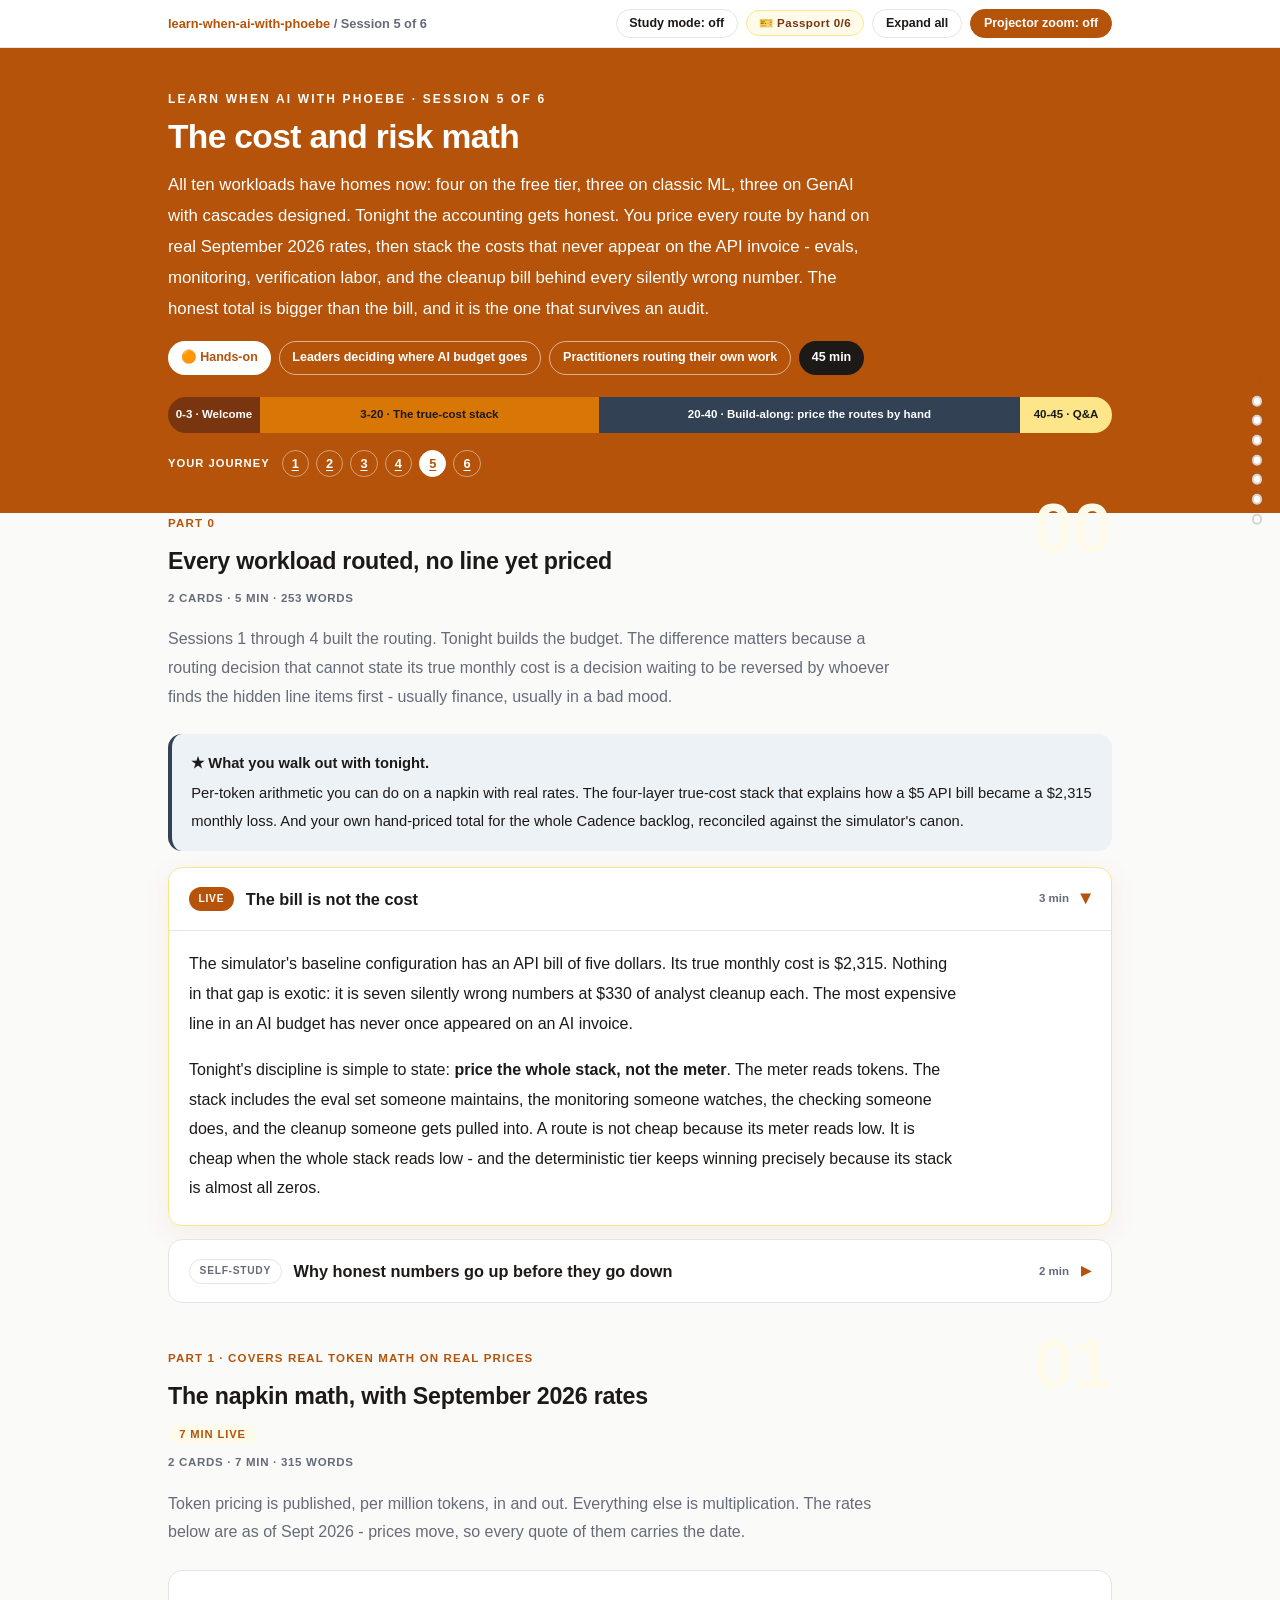
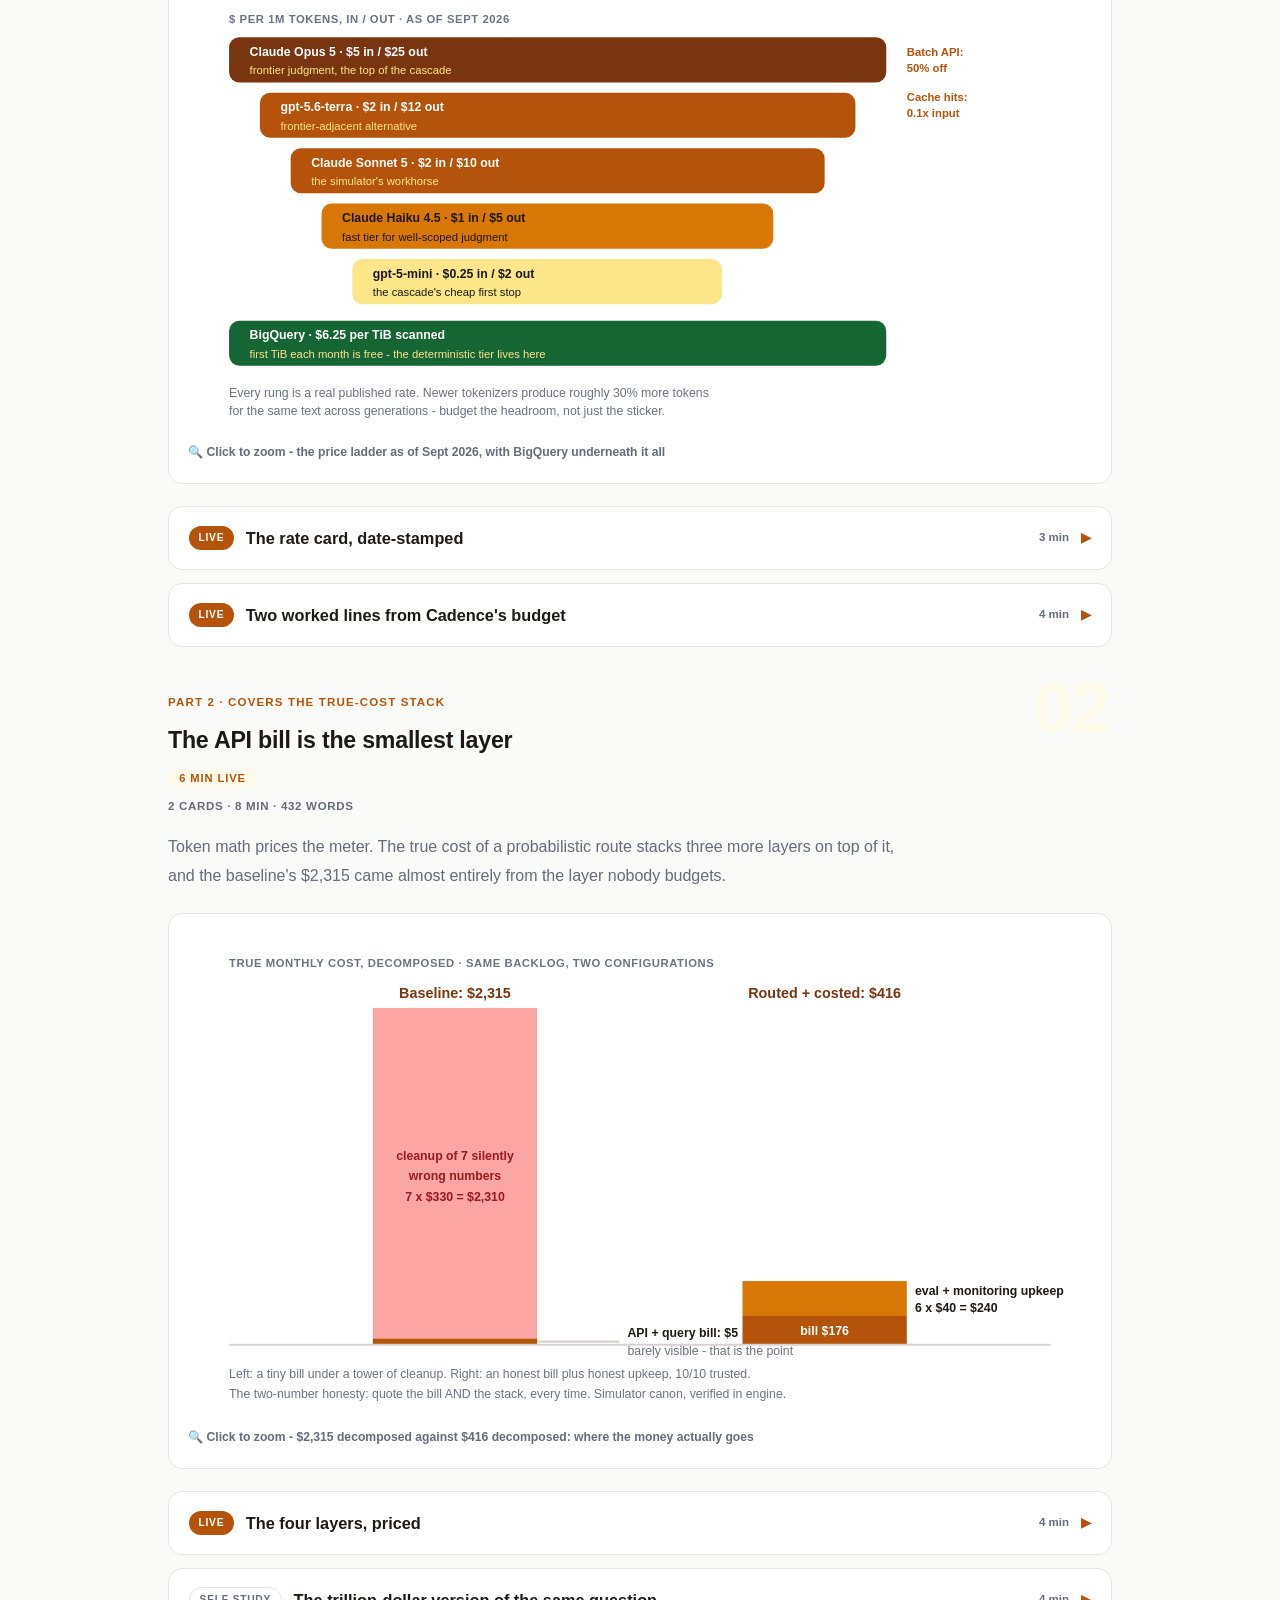
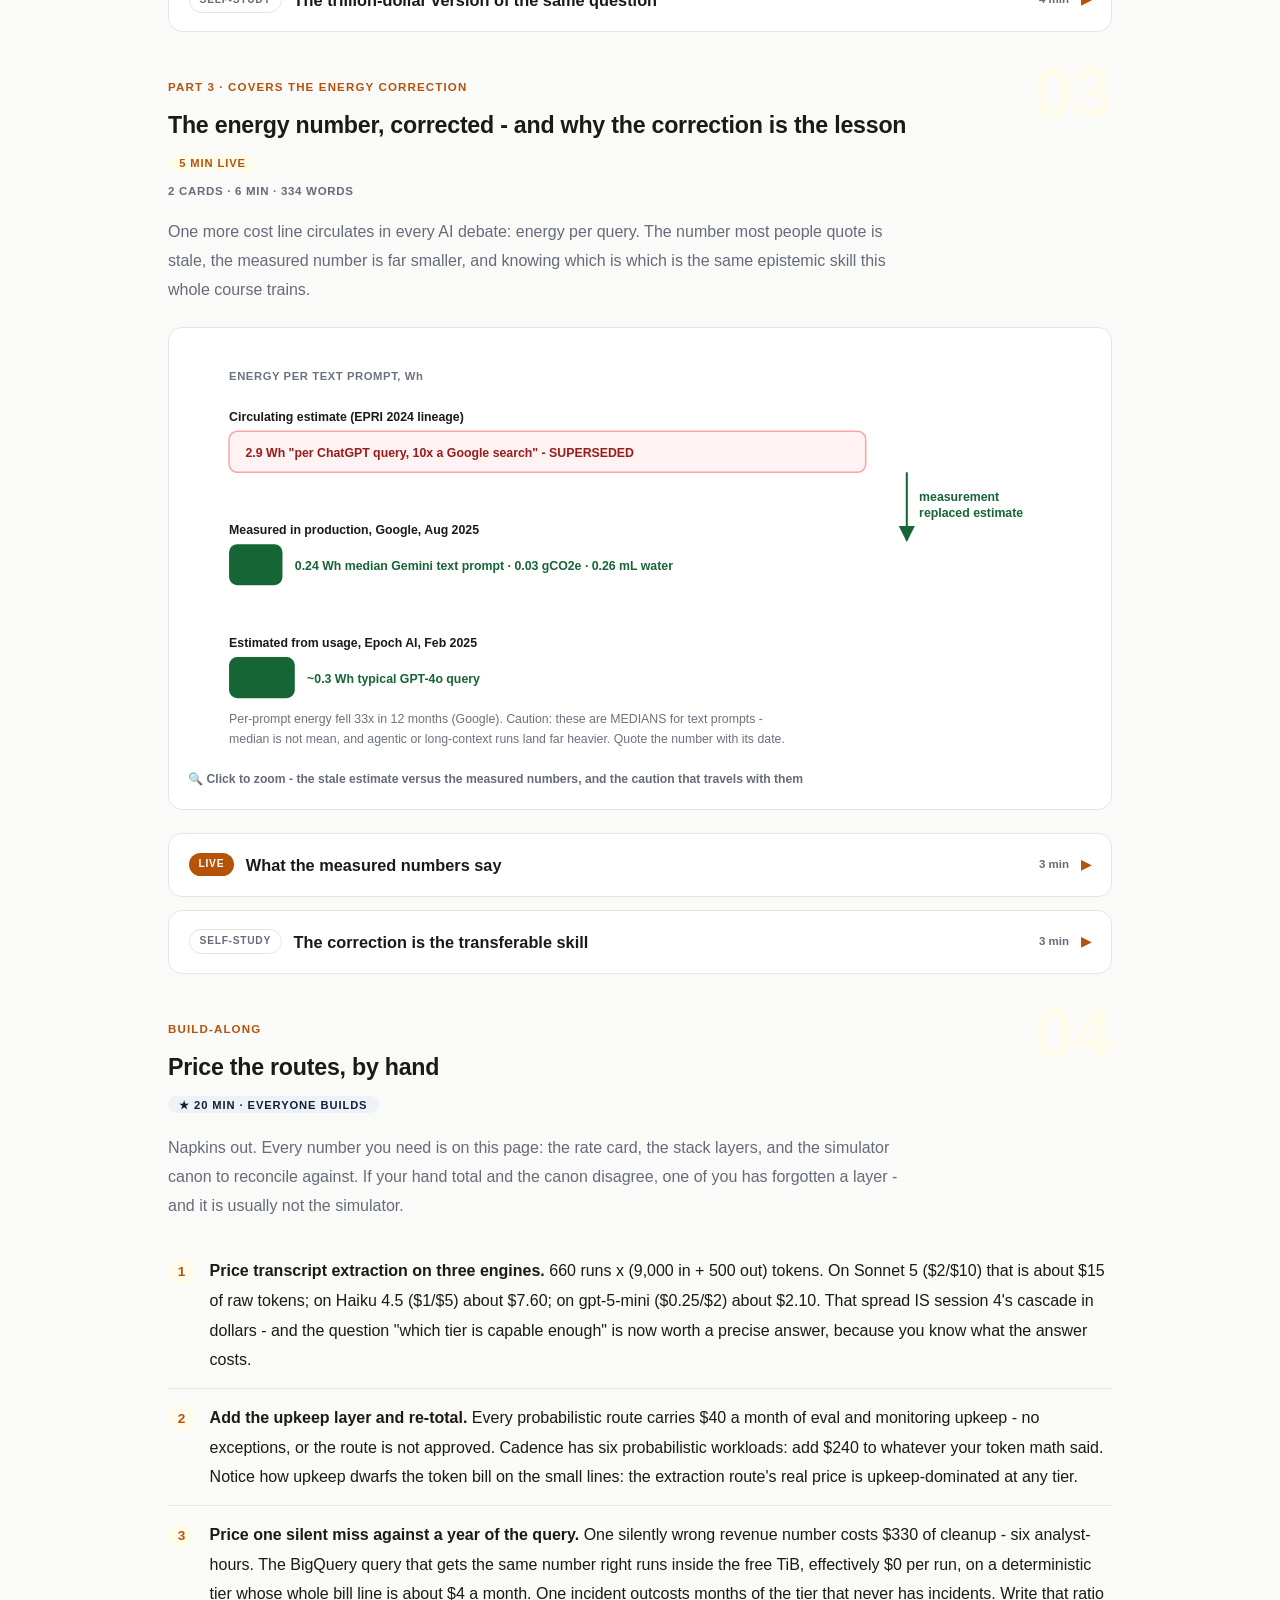
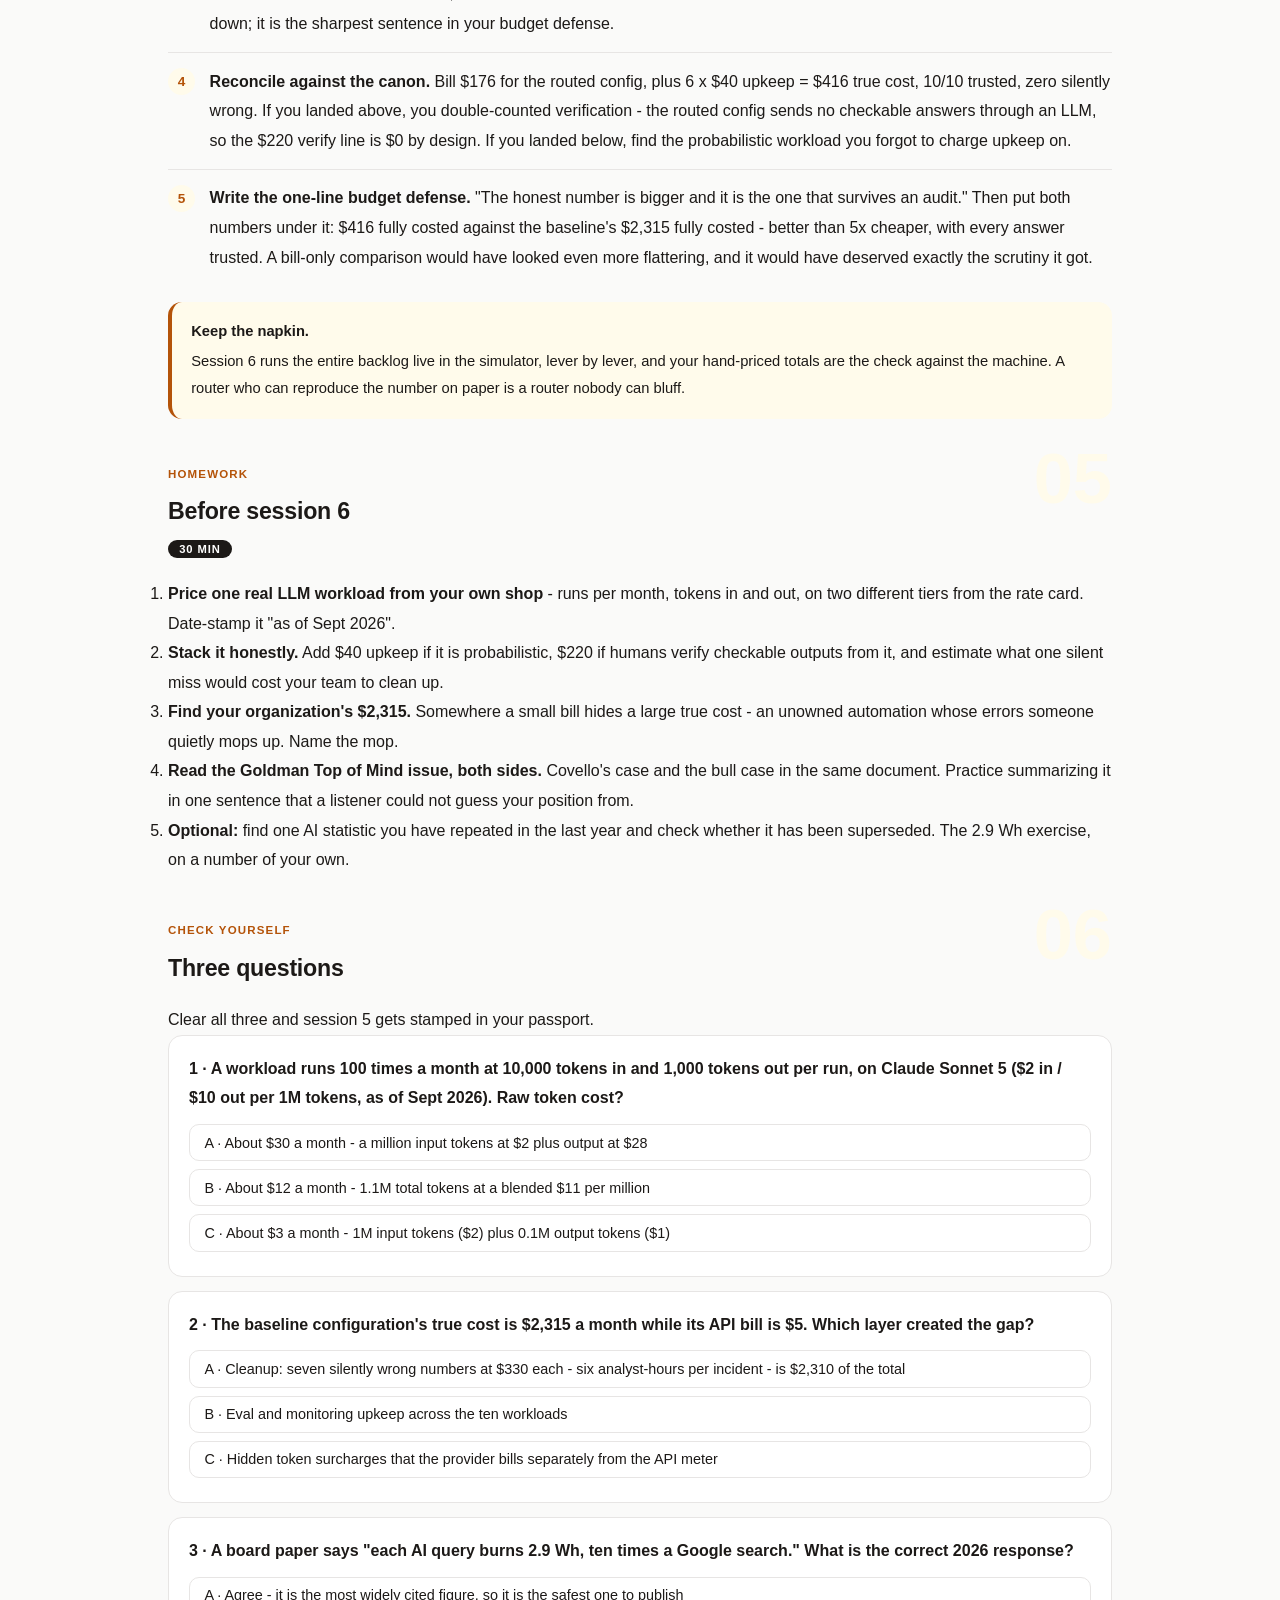
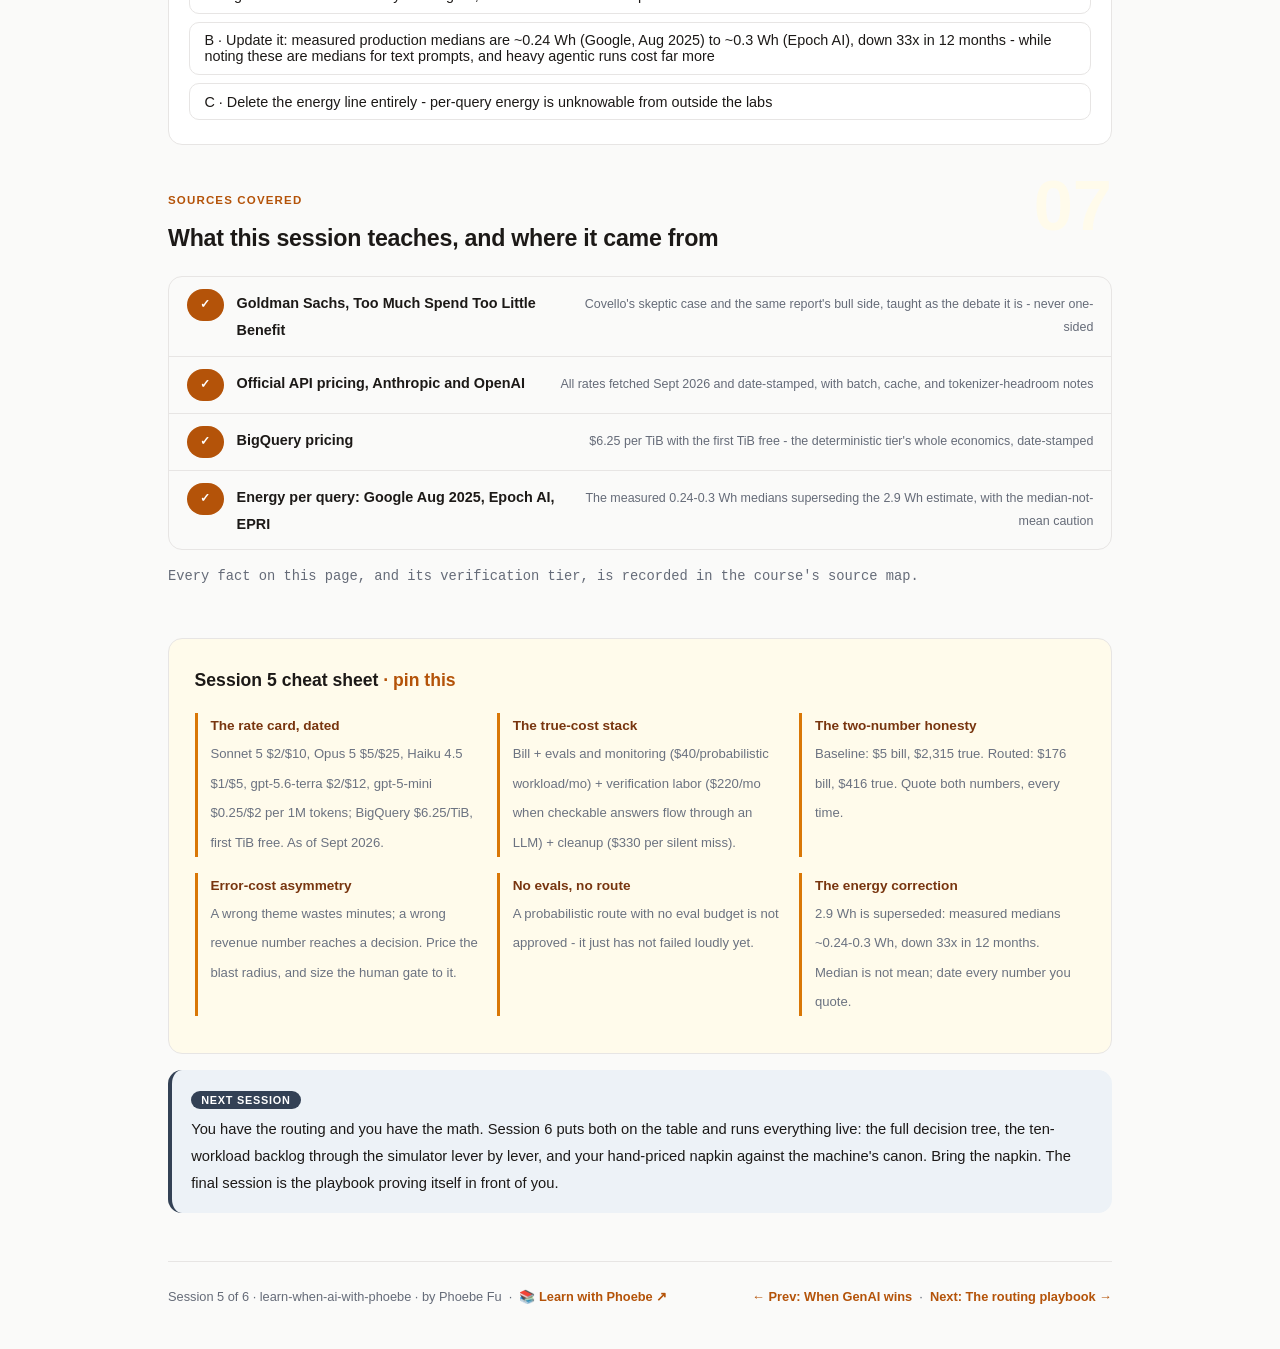
<file: courses/05-the-cost-and-risk-math.html>
<!DOCTYPE html>
<html lang="en">
<head>
<meta charset="UTF-8">
<meta name="viewport" content="width=device-width, initial-scale=1.0">
<!-- social:start -->
<meta name="description" content="Session 5 of 6. Real token math on real September 2026 prices, the true-cost stack above the API bill, and the energy correction every board paper should carry.">
<meta property="og:type" content="article">
<meta property="og:site_name" content="Learn with Phoebe">
<meta property="og:title" content="The cost and risk math - learn when ai with phoebe">
<meta property="og:description" content="Session 5 of 6. The API bill is the smallest layer: evals, monitoring, verification, and cleanup are the real price of a probabilistic route.">
<meta property="og:url" content="https://phoebefu6.github.io/learn-when-ai-with-phoebe/courses/05-the-cost-and-risk-math.html">
<meta property="og:image" content="https://phoebefu6.github.io/learn-when-ai-with-phoebe/assets/og-cover.png">
<meta property="og:image:width" content="1200">
<meta property="og:image:height" content="630">
<meta name="twitter:card" content="summary_large_image">
<meta name="twitter:title" content="The cost and risk math - learn when ai with phoebe">
<meta name="twitter:description" content="Session 5 of 6. True cost = bill + evals + monitoring + cleanup. Price the routes by hand.">
<meta name="twitter:image" content="https://phoebefu6.github.io/learn-when-ai-with-phoebe/assets/og-cover.png">
<!-- social:end -->
<title>Session 5 · The cost and risk math - learn when ai with phoebe</title>
<link rel="stylesheet" href="../assets/style.css?v=23">
</head>
<body>

<div class="toolbar">
  <div class="wrap">
    <span class="crumb"><a href="../index.html">learn-when-ai-with-phoebe</a> / Session 5 of 6</span>
    <button class="btn" id="toggle-all" type="button">Expand all</button>
    <button class="btn primary" id="zoom-toggle" type="button">Projector zoom: off</button>
  </div>
</div>

<header class="masthead">
  <div class="wrap">
    <div class="eyebrow">Learn When AI with Phoebe · Session 5 of 6</div>
    <h1>The cost and risk <span class="accent">math</span></h1>
    <p class="sub">All ten workloads have homes now: four on the free tier, three on classic ML, three on GenAI with cascades designed. Tonight the accounting gets honest. You price every route by hand on real September 2026 rates, then stack the costs that never appear on the API invoice - evals, monitoring, verification labor, and the cleanup bill behind every silently wrong number. The honest total is bigger than the bill, and it is the one that survives an audit.</p>
    <div class="chip-row">
      <span class="chip level">🟠 Hands-on</span>
      <span class="chip audience">Leaders deciding where AI budget goes</span>
      <span class="chip audience">Practitioners routing their own work</span>
      <span class="chip time">45 min</span>
    </div>
    <div class="agenda">
      <span class="a1" style="flex:1">0-3 · Welcome</span>
      <span class="a2" style="flex:4">3-20 · The true-cost stack</span>
      <span class="a3" style="flex:5">20-40 · Build-along: price the routes by hand</span>
      <span class="a4" style="flex:1">40-45 · Q&amp;A</span>
    </div>
  </div>
</header>

<main class="wrap">

  <!-- ============ INTRO ============ -->
  <section class="section" id="intro">
    <div class="section-kicker">
      <span class="klabel">Part 0</span>
      <h2>Every workload routed, no line yet priced</h2>
    </div>
    <p class="lede">Sessions 1 through 4 built the routing. Tonight builds the budget. The difference matters because a routing decision that cannot state its true monthly cost is a decision waiting to be reversed by whoever finds the hidden line items first - usually finance, usually in a bad mood.</p>

    <div class="callout win">
      <p><strong>★ What you walk out with tonight.</strong> Per-token arithmetic you can do on a napkin with real rates. The four-layer true-cost stack that explains how a $5 API bill became a $2,315 monthly loss. And your own hand-priced total for the whole Cadence backlog, reconciled against the simulator's canon.</p>
    </div>

    <details class="card" open>
      <summary><span class="mode live">Live</span>The bill is not the cost<span class="mini">3 min</span><span class="caret">▶</span></summary>
      <div class="body">
        <p>The simulator's baseline configuration has an API bill of five dollars. Its true monthly cost is $2,315. Nothing in that gap is exotic: it is seven silently wrong numbers at $330 of analyst cleanup each. The most expensive line in an AI budget has never once appeared on an AI invoice.</p>
        <p>Tonight's discipline is simple to state: <strong>price the whole stack, not the meter</strong>. The meter reads tokens. The stack includes the eval set someone maintains, the monitoring someone watches, the checking someone does, and the cleanup someone gets pulled into. A route is not cheap because its meter reads low. It is cheap when the whole stack reads low - and the deterministic tier keeps winning precisely because its stack is almost all zeros.</p>
      </div>
    </details>

    <details class="card">
      <summary><span class="mode self">Self-study</span>Why honest numbers go up before they go down<span class="mini">2 min</span><span class="caret">▶</span></summary>
      <div class="body">
        <p>Watch the simulator's arc across the sessions: $2,315 at baseline, $225 after triage, $224 on the free tier, $62 with classic ML, $176 with GenAI fit - and then $416 when full costing arrives. The last step goes UP, and it is the most trustworthy number in the whole table, because it is the first one carrying evals, monitoring, and upkeep on every probabilistic route.</p>
        <p>A budget that only ever goes down is usually a budget that stopped counting something. The routed config's $416 against the baseline's $2,315 is still better than 5x cheaper - with 10 out of 10 answers trusted instead of 0. That is the two-number story worth telling: the honest number is bigger than the bill, and dramatically smaller than the chaos it replaced.</p>
      </div>
    </details>
  </section>

  <!-- ============ PART 1 ============ -->
  <section class="section" id="part-1">
    <div class="section-kicker">
      <span class="klabel">Part 1 · covers real token math on real prices</span>
      <h2>The napkin math, with September 2026 rates</h2>
      <span class="tag concept">7 min live</span>
    </div>
    <p class="lede">Token pricing is published, per million tokens, in and out. Everything else is multiplication. The rates below are as of Sept 2026 - prices move, so every quote of them carries the date.</p>

    <figure class="zoomable">
      <svg viewBox="0 0 880 430" xmlns="http://www.w3.org/2000/svg" role="img" aria-label="Model pricing tiers drawn as ladder rungs with dollars per million tokens, and BigQuery at the bottom at 6.25 dollars per TiB with the first TiB free">
        <style>
          .w5aW { font: 700 12px Inter, sans-serif; fill: #fff; }
          .w5aK { font: 700 12px Inter, sans-serif; fill: #1C1917; }
          .w5aS { font: 400 11px Inter, sans-serif; fill: #FDE68A; }
          .w5aD { font: 400 11px Inter, sans-serif; fill: #1C1917; }
          .w5aE { font: 600 11px Inter, sans-serif; fill: #B45309; }
          .w5aN { font: 400 12px Inter, sans-serif; fill: #6B7280; }
          .w5aH { font: 700 11px Inter, sans-serif; fill: #6B7280; letter-spacing: .05em; }
        </style>
        <text class="w5aH" x="40" y="32">$ PER 1M TOKENS, IN / OUT · AS OF SEPT 2026</text>
        <rect x="40" y="46" width="640" height="44" rx="10" fill="#78350F"/>
        <text class="w5aW" x="60" y="64">Claude Opus 5 · $5 in / $25 out</text>
        <text class="w5aS" x="60" y="82">frontier judgment, the top of the cascade</text>
        <rect x="70" y="100" width="580" height="44" rx="10" fill="#B45309"/>
        <text class="w5aW" x="90" y="118">gpt-5.6-terra · $2 in / $12 out</text>
        <text class="w5aS" x="90" y="136">frontier-adjacent alternative</text>
        <rect x="100" y="154" width="520" height="44" rx="10" fill="#B45309"/>
        <text class="w5aW" x="120" y="172">Claude Sonnet 5 · $2 in / $10 out</text>
        <text class="w5aS" x="120" y="190">the simulator's workhorse</text>
        <rect x="130" y="208" width="440" height="44" rx="10" fill="#D97706"/>
        <text class="w5aK" x="150" y="226">Claude Haiku 4.5 · $1 in / $5 out</text>
        <text class="w5aD" x="150" y="244">fast tier for well-scoped judgment</text>
        <rect x="160" y="262" width="360" height="44" rx="10" fill="#FDE68A"/>
        <text class="w5aK" x="180" y="280">gpt-5-mini · $0.25 in / $2 out</text>
        <text class="w5aD" x="180" y="298">the cascade's cheap first stop</text>
        <rect x="40" y="322" width="640" height="44" rx="10" fill="#166534"/>
        <text class="w5aW" x="60" y="340">BigQuery · $6.25 per TiB scanned</text>
        <text class="w5aS" x="60" y="358">first TiB each month is free - the deterministic tier lives here</text>
        <text class="w5aE" x="700" y="64">Batch API:</text>
        <text class="w5aE" x="700" y="80">50% off</text>
        <text class="w5aE" x="700" y="108">Cache hits:</text>
        <text class="w5aE" x="700" y="124">0.1x input</text>
        <text class="w5aN" x="40" y="396">Every rung is a real published rate. Newer tokenizers produce roughly 30% more tokens</text>
        <text class="w5aN" x="40" y="414">for the same text across generations - budget the headroom, not just the sticker.</text>
      </svg>
      <figcaption>🔍 Click to zoom - the price ladder as of Sept 2026, with BigQuery underneath it all</figcaption>
    </figure>

    <details class="card">
      <summary><span class="mode live">Live</span>The rate card, date-stamped<span class="mini">3 min</span><span class="caret">▶</span></summary>
      <div class="body">
        <p>Five model rates and one query rate cover everything Cadence runs. All figures as of Sept 2026, from the official pricing pages:</p>
        <table class="clean">
          <tr><th>Engine</th><th>Input / 1M tokens</th><th>Output / 1M tokens</th><th>Note</th></tr>
          <tr><td>Claude Opus 5</td><td>$5</td><td>$25</td><td>frontier tier</td></tr>
          <tr><td>gpt-5.6-terra</td><td>$2</td><td>$12</td><td>frontier-adjacent</td></tr>
          <tr><td>Claude Sonnet 5</td><td>$2</td><td>$10</td><td>the simulator's workhorse</td></tr>
          <tr><td>Claude Haiku 4.5</td><td>$1</td><td>$5</td><td>fast tier</td></tr>
          <tr><td>gpt-5-mini</td><td>$0.25</td><td>$2</td><td>cheap cascade entry</td></tr>
          <tr><td>BigQuery</td><td colspan="2">$6.25 per TiB scanned</td><td>first 1 TiB/month free</td></tr>
        </table>
        <p>Two published discounts change real budgets: the <strong>Batch API takes 50 percent off</strong> anything that can wait, and <strong>cache hits price input at 0.1x</strong> - a repeated system prompt costs a tenth of a fresh one. And one quiet tax: newer tokenizers produce roughly 30 percent more tokens for the same text across generations, so a budget built on sticker rates alone runs hot.</p>
      </div>
    </details>

    <details class="card">
      <summary><span class="mode live">Live</span>Two worked lines from Cadence's budget<span class="mini">4 min</span><span class="caret">▶</span></summary>
      <div class="body">
        <p><strong>Transcript action-item extraction, on Sonnet 5.</strong> About 660 runs a month, each around 9,000 tokens in and 500 out. That is 2.3 cents of tokens per run - roughly $15 a month of raw tokens, and with the 30 percent tokenizer headroom budgeted in, the line Cadence carries is <strong>about $20 a month</strong>. For themed, captured commitments out of every meeting the product records.</p>
        <p><strong>Personalized onboarding emails.</strong> Only 30 runs a month, but each one reads the customer's full context: about 90,000 tokens in and 300,000 out across drafting and revision. That is 2.7M input ($5.40) plus 9M output ($90) - <strong>about $95 a month, the biggest GenAI line in the budget, and worth it</strong>: it is the one workload where every generated word is the deliverable.</p>
        <div class="callout example">
          <span class="ex-pill">Real world</span>
          <p>Now the contrast that keeps the whole course honest. Cadence's entire deterministic tier - every metric, threshold, and reconciliation on the backlog - runs inside BigQuery's free first TiB, and the simulator's bill line for it reads roughly $4 a month. The most trustworthy answers in the company are also very nearly the cheapest. That is not a coincidence; it is what verified-once economics look like on an invoice.</p>
        </div>
      </div>
    </details>
  </section>

  <!-- ============ PART 2 ============ -->
  <section class="section" id="part-2">
    <div class="section-kicker">
      <span class="klabel">Part 2 · covers the true-cost stack</span>
      <h2>The API bill is the smallest layer</h2>
      <span class="tag concept">6 min live</span>
    </div>
    <p class="lede">Token math prices the meter. The true cost of a probabilistic route stacks three more layers on top of it, and the baseline's $2,315 came almost entirely from the layer nobody budgets.</p>

    <figure class="zoomable">
      <svg viewBox="0 0 880 470" xmlns="http://www.w3.org/2000/svg" role="img" aria-label="Two stacked bars decomposing true monthly cost: baseline 2315 dollars is a 5 dollar bill plus 2310 dollars of cleanup; routed 416 dollars is a 176 dollar bill plus 240 dollars of upkeep">
        <style>
          .w5bW { font: 700 12px Inter, sans-serif; fill: #fff; }
          .w5bK { font: 700 12px Inter, sans-serif; fill: #1C1917; }
          .w5bR { font: 600 12px Inter, sans-serif; fill: #991B1B; }
          .w5bT { font: 800 14px Inter, sans-serif; fill: #78350F; }
          .w5bN { font: 400 12px Inter, sans-serif; fill: #6B7280; }
          .w5bH { font: 700 11px Inter, sans-serif; fill: #6B7280; letter-spacing: .05em; }
        </style>
        <text class="w5bH" x="40" y="32">TRUE MONTHLY COST, DECOMPOSED · SAME BACKLOG, TWO CONFIGURATIONS</text>
        <text class="w5bT" x="260" y="62" text-anchor="middle">Baseline: $2,315</text>
        <rect x="180" y="72" width="160" height="322" fill="#FCA5A5"/>
        <text class="w5bR" x="260" y="220" text-anchor="middle">cleanup of 7 silently</text>
        <text class="w5bR" x="260" y="240" text-anchor="middle">wrong numbers</text>
        <text class="w5bR" x="260" y="260" text-anchor="middle">7 x $330 = $2,310</text>
        <rect x="180" y="394" width="160" height="6" fill="#B45309"/>
        <line x1="340" y1="397" x2="420" y2="397" stroke="#D6D3D1" stroke-width="2"/>
        <text class="w5bK" x="428" y="392">API + query bill: $5</text>
        <text class="w5bN" x="428" y="410">barely visible - that is the point</text>
        <text class="w5bT" x="620" y="62" text-anchor="middle">Routed + costed: $416</text>
        <rect x="540" y="338" width="160" height="34" fill="#D97706"/>
        <text class="w5bK" x="708" y="352">eval + monitoring upkeep</text>
        <text class="w5bK" x="708" y="368">6 x $40 = $240</text>
        <rect x="540" y="372" width="160" height="28" fill="#B45309"/>
        <text class="w5bW" x="620" y="391" text-anchor="middle">bill $176</text>
        <line x1="40" y1="400" x2="840" y2="400" stroke="#D6D3D1" stroke-width="2"/>
        <text class="w5bN" x="40" y="432">Left: a tiny bill under a tower of cleanup. Right: an honest bill plus honest upkeep, 10/10 trusted.</text>
        <text class="w5bN" x="40" y="452">The two-number honesty: quote the bill AND the stack, every time. Simulator canon, verified in engine.</text>
      </svg>
      <figcaption>🔍 Click to zoom - $2,315 decomposed against $416 decomposed: where the money actually goes</figcaption>
    </figure>

    <details class="card">
      <summary><span class="mode live">Live</span>The four layers, priced<span class="mini">4 min</span><span class="caret">▶</span></summary>
      <div class="body">
        <p>Every probabilistic route carries the full stack. Every deterministic route skips almost all of it:</p>
        <ul>
          <li><strong>Layer 1 · The bill.</strong> Tokens and queries, from Part 1's rate card. The only layer with an invoice.</li>
          <li><strong>Layer 2 · Evals and monitoring: $40 per probabilistic workload per month.</strong> An eval set someone maintains and a dashboard someone watches. A probabilistic route with no evals budgeted is a route that has not been approved - it has just not failed loudly yet. Cadence's six probabilistic workloads carry 6 x $40 = $240, which is exactly the gap between the $176 bill and the $416 true cost.</li>
          <li><strong>Layer 3 · Verification labor: $220 a month</strong> whenever checkable answers flow through an LLM. If a human must re-derive the number to trust it, the route is paying twice for one answer - which is the accounting argument for never sending checkable work there in the first place.</li>
          <li><strong>Layer 4 · Cleanup: $330 per silently wrong number</strong> - six analyst-hours of finding it, tracing it, and repairing what it touched. Seven of these made the baseline $2,315 while its bill read $5.</li>
        </ul>
        <div class="callout tip">
          <p><strong>Error-cost asymmetry is the risk half of the math.</strong> A wrong ticket theme wastes minutes and self-corrects at the next spot-check. A wrong revenue number reaches a decision, and the decision does not reconcile itself. Price the blast radius of a miss, not just the frequency - it is why the human gate from session 4 sits on emails and not on theme labels.</p>
        </div>
      </div>
    </details>

    <details class="card">
      <summary><span class="mode self">Self-study</span>The trillion-dollar version of the same question<span class="mini">4 min</span><span class="caret">▶</span></summary>
      <div class="body">
        <p>The stack scales up. Goldman Sachs' 2024 report "Gen AI: Too Much Spend, Too Little Benefit?" is the same accounting argument at macro size, and it is a genuine debate inside one document. Jim Covello, the skeptic, argues that roughly $1 trillion of AI capex has "little to show for it so far" and that AI is not designed to solve the complex problems that would justify the costs. Daron Acemoglu, in the same issue, estimates under 5 percent of tasks profitably automatable and around 0.9 percent GDP impact over a decade.</p>
        <p>And in the SAME report, Goldman's own analysts - Briggs, Rangan, and Sheridan - argue the bull side. Quote it as a debate or do not quote it at all: a board paper citing only Covello is as unbalanced as one citing only the bulls. The lesson a router takes from it is neither camp's headline: <strong>the spend is real, the returns are concentrated, and honest stack-level accounting is how you land on the right side of the concentration</strong>. Cadence's $416 against $2,315 is the same story with fewer zeros.</p>
      </div>
    </details>
  </section>

  <!-- ============ PART 3 ============ -->
  <section class="section" id="part-3">
    <div class="section-kicker">
      <span class="klabel">Part 3 · covers the energy correction</span>
      <h2>The energy number, corrected - and why the correction is the lesson</h2>
      <span class="tag concept">5 min live</span>
    </div>
    <p class="lede">One more cost line circulates in every AI debate: energy per query. The number most people quote is stale, the measured number is far smaller, and knowing which is which is the same epistemic skill this whole course trains.</p>

    <figure class="zoomable">
      <svg viewBox="0 0 880 400" xmlns="http://www.w3.org/2000/svg" role="img" aria-label="Two bars comparing the superseded 2.9 watt-hour estimate per query with measured production numbers of 0.24 to 0.3 watt-hours, with a correction arrow and a median-versus-mean caution">
        <style>
          .w5cK { font: 700 12px Inter, sans-serif; fill: #1C1917; }
          .w5cW { font: 700 12px Inter, sans-serif; fill: #fff; }
          .w5cR { font: 700 12px Inter, sans-serif; fill: #991B1B; }
          .w5cG { font: 700 12px Inter, sans-serif; fill: #166534; }
          .w5cN { font: 400 12px Inter, sans-serif; fill: #6B7280; }
          .w5cH { font: 700 11px Inter, sans-serif; fill: #6B7280; letter-spacing: .05em; }
        </style>
        <defs>
          <marker id="w5cAr" markerWidth="8" markerHeight="8" refX="7" refY="4" orient="auto"><path d="M0,0 L8,4 L0,8 z" fill="#166534"/></marker>
        </defs>
        <text class="w5cH" x="40" y="32">ENERGY PER TEXT PROMPT, Wh</text>
        <text class="w5cK" x="40" y="72">Circulating estimate (EPRI 2024 lineage)</text>
        <rect x="40" y="82" width="620" height="40" rx="8" fill="#FEF2F2" stroke="#FCA5A5" stroke-width="1.5"/>
        <text class="w5cR" x="56" y="107">2.9 Wh "per ChatGPT query, 10x a Google search" - SUPERSEDED</text>
        <text class="w5cK" x="40" y="182">Measured in production, Google, Aug 2025</text>
        <rect x="40" y="192" width="52" height="40" rx="8" fill="#166534"/>
        <text class="w5cG" x="104" y="217">0.24 Wh median Gemini text prompt · 0.03 gCO2e · 0.26 mL water</text>
        <text class="w5cK" x="40" y="292">Estimated from usage, Epoch AI, Feb 2025</text>
        <rect x="40" y="302" width="64" height="40" rx="8" fill="#166534"/>
        <text class="w5cG" x="116" y="327">~0.3 Wh typical GPT-4o query</text>
        <line x1="700" y1="122" x2="700" y2="188" stroke="#166534" stroke-width="2" marker-end="url(#w5cAr)"/>
        <text class="w5cG" x="712" y="150">measurement</text>
        <text class="w5cG" x="712" y="166">replaced estimate</text>
        <text class="w5cN" x="40" y="366">Per-prompt energy fell 33x in 12 months (Google). Caution: these are MEDIANS for text prompts -</text>
        <text class="w5cN" x="40" y="386">median is not mean, and agentic or long-context runs land far heavier. Quote the number with its date.</text>
      </svg>
      <figcaption>🔍 Click to zoom - the stale estimate versus the measured numbers, and the caution that travels with them</figcaption>
    </figure>

    <details class="card">
      <summary><span class="mode live">Live</span>What the measured numbers say<span class="mini">3 min</span><span class="caret">▶</span></summary>
      <div class="body">
        <p>The figure everyone has heard - <strong>2.9 Wh per ChatGPT query, ten times a Google search</strong> - traces to 2024-era estimation (EPRI lineage), built before anyone with production telemetry had published. It has since been superseded by measurement. Google's August 2025 study of live production traffic puts the <strong>median Gemini text prompt at 0.24 Wh, 0.03 grams of CO2e, and 0.26 milliliters of water</strong> - and reports per-prompt energy down <strong>33x in twelve months</strong>. Epoch AI's independent estimate lands in the same neighborhood: a typical GPT-4o query around <strong>0.3 Wh</strong>.</p>
        <p>Two honest qualifiers travel with the good news. These are <strong>medians for text prompts</strong> - median is not mean, and agentic or long-context workloads run far heavier than the typical chat turn. And the 33x trend means any number, alarming or reassuring, goes stale fast: quote it with its date or not at all.</p>
      </div>
    </details>

    <details class="card">
      <summary><span class="mode self">Self-study</span>The correction is the transferable skill<span class="mini">3 min</span><span class="caret">▶</span></summary>
      <div class="body">
        <p>Here is why an energy footnote earns a section in a costing session: quoting the stale 2.9 Wh figure in a board paper is <strong>the same failure as quoting "95 percent of pilots fail" without its learning-gap caveat</strong>. Both numbers were once defensible. Both acquired better evidence. Both keep circulating because they are vivid, and a leader who repeats either one unrefreshed has told the room something false while citing a real source.</p>
        <p>The hygiene that fixes both is identical: prefer measurement over estimation when measurement exists, carry the date on every number, and carry the distributional caveat - median is not mean, a pilot statistic is not a capability statistic. A routing playbook is only as credible as the sloppiest number quoted in its defense.</p>
        <div class="callout example">
          <span class="ex-pill">Real world</span>
          <p>Cadence's sustainability-minded board member arrived with the 10x-a-Google-search line and a proposal to freeze all GenAI spend. The data lead did not argue values - she updated the number: measured medians, dated, caveats attached, next to the true-cost stack showing exactly which three workloads earn their tokens. The freeze became a monitoring line item. Better numbers, calmly delivered, are the whole job.</p>
        </div>
      </div>
    </details>
  </section>

  <!-- ============ DEMO ============ -->
  <section class="section" id="demo-1">
    <div class="section-kicker">
      <span class="klabel">Build-along</span>
      <h2>Price the routes, by hand</h2>
      <span class="tag demo">★ 20 min · everyone builds</span>
    </div>
    <p class="lede">Napkins out. Every number you need is on this page: the rate card, the stack layers, and the simulator canon to reconcile against. If your hand total and the canon disagree, one of you has forgotten a layer - and it is usually not the simulator.</p>

    <div class="steps">
      <div class="step"><p><strong>Price transcript extraction on three engines.</strong> 660 runs x (9,000 in + 500 out) tokens. On Sonnet 5 ($2/$10) that is about $15 of raw tokens; on Haiku 4.5 ($1/$5) about $7.60; on gpt-5-mini ($0.25/$2) about $2.10. That spread IS session 4's cascade in dollars - and the question "which tier is capable enough" is now worth a precise answer, because you know what the answer costs.</p></div>
      <div class="step"><p><strong>Add the upkeep layer and re-total.</strong> Every probabilistic route carries $40 a month of eval and monitoring upkeep - no exceptions, or the route is not approved. Cadence has six probabilistic workloads: add $240 to whatever your token math said. Notice how upkeep dwarfs the token bill on the small lines: the extraction route's real price is upkeep-dominated at any tier.</p></div>
      <div class="step"><p><strong>Price one silent miss against a year of the query.</strong> One silently wrong revenue number costs $330 of cleanup - six analyst-hours. The BigQuery query that gets the same number right runs inside the free TiB, effectively $0 per run, on a deterministic tier whose whole bill line is about $4 a month. One incident outcosts months of the tier that never has incidents. Write that ratio down; it is the sharpest sentence in your budget defense.</p></div>
      <div class="step"><p><strong>Reconcile against the canon.</strong> Bill $176 for the routed config, plus 6 x $40 upkeep = $416 true cost, 10/10 trusted, zero silently wrong. If you landed above, you double-counted verification - the routed config sends no checkable answers through an LLM, so the $220 verify line is $0 by design. If you landed below, find the probabilistic workload you forgot to charge upkeep on.</p></div>
      <div class="step"><p><strong>Write the one-line budget defense.</strong> "The honest number is bigger and it is the one that survives an audit." Then put both numbers under it: $416 fully costed against the baseline's $2,315 fully costed - better than 5x cheaper, with every answer trusted. A bill-only comparison would have looked even more flattering, and it would have deserved exactly the scrutiny it got.</p></div>
    </div>

    <div class="callout tip">
      <p><strong>Keep the napkin.</strong> Session 6 runs the entire backlog live in the simulator, lever by lever, and your hand-priced totals are the check against the machine. A router who can reproduce the number on paper is a router nobody can bluff.</p>
    </div>
  </section>

  <!-- ============ HOMEWORK ============ -->
  <section class="section" id="exercise">
    <div class="section-kicker">
      <span class="klabel">Homework</span>
      <h2>Before session 6</h2>
      <span class="tag exercise">30 min</span>
    </div>
    <ol>
      <li><strong>Price one real LLM workload from your own shop</strong> - runs per month, tokens in and out, on two different tiers from the rate card. Date-stamp it "as of Sept 2026".</li>
      <li><strong>Stack it honestly.</strong> Add $40 upkeep if it is probabilistic, $220 if humans verify checkable outputs from it, and estimate what one silent miss would cost your team to clean up.</li>
      <li><strong>Find your organization's $2,315.</strong> Somewhere a small bill hides a large true cost - an unowned automation whose errors someone quietly mops up. Name the mop.</li>
      <li><strong>Read the Goldman Top of Mind issue, both sides.</strong> Covello's case and the bull case in the same document. Practice summarizing it in one sentence that a listener could not guess your position from.</li>
      <li><strong>Optional:</strong> find one AI statistic you have repeated in the last year and check whether it has been superseded. The 2.9 Wh exercise, on a number of your own.</li>
    </ol>
  </section>

  <!-- ============ QUIZ ============ -->
  <section class="section" id="quiz">
    <div class="section-kicker">
      <span class="klabel">Check yourself</span>
      <h2>Three questions</h2>
    </div>
    <p>Clear all three and session 5 gets stamped in your passport.</p>

    <div class="quiz-q" data-answer="2">
      <p class="qtext">1 · A workload runs 100 times a month at 10,000 tokens in and 1,000 tokens out per run, on Claude Sonnet 5 ($2 in / $10 out per 1M tokens, as of Sept 2026). Raw token cost?</p>
      <button class="qopt" type="button">A · About $30 a month - a million input tokens at $2 plus output at $28</button>
      <button class="qopt" type="button">B · About $12 a month - 1.1M total tokens at a blended $11 per million</button>
      <button class="qopt" type="button">C · About $3 a month - 1M input tokens ($2) plus 0.1M output tokens ($1)</button>
      <p class="qwhy">100 x 10,000 = 1M input tokens = $2. 100 x 1,000 = 0.1M output tokens at $10/M = $1. Total $3. Input and output are priced separately - never blend them - and the true cost adds $40 of eval and monitoring upkeep on top, which at this volume is thirteen times the token bill.</p>
    </div>

    <div class="quiz-q" data-answer="0">
      <p class="qtext">2 · The baseline configuration's true cost is $2,315 a month while its API bill is $5. Which layer created the gap?</p>
      <button class="qopt" type="button">A · Cleanup: seven silently wrong numbers at $330 each - six analyst-hours per incident - is $2,310 of the total</button>
      <button class="qopt" type="button">B · Eval and monitoring upkeep across the ten workloads</button>
      <button class="qopt" type="button">C · Hidden token surcharges that the provider bills separately from the API meter</button>
      <p class="qwhy">7 x $330 = $2,310, plus the $5 bill, is the whole $2,315. The baseline pays almost nothing to the API and a fortune to the analysts who mop up after it. Upkeep is the honest routed config's story ($240 of the $416); the baseline never budgeted evals at all, which is exactly why it is mopping.</p>
    </div>

    <div class="quiz-q" data-answer="1">
      <p class="qtext">3 · A board paper says "each AI query burns 2.9 Wh, ten times a Google search." What is the correct 2026 response?</p>
      <button class="qopt" type="button">A · Agree - it is the most widely cited figure, so it is the safest one to publish</button>
      <button class="qopt" type="button">B · Update it: measured production medians are ~0.24 Wh (Google, Aug 2025) to ~0.3 Wh (Epoch AI), down 33x in 12 months - while noting these are medians for text prompts, and heavy agentic runs cost far more</button>
      <button class="qopt" type="button">C · Delete the energy line entirely - per-query energy is unknowable from outside the labs</button>
      <p class="qwhy">The 2.9 Wh figure (EPRI 2024 lineage) is superseded by measured production data, so repeating it unrefreshed is quoting a stale number from a real source - the same failure as "95% fail" without its caveat. But B keeps the caveats too: median is not mean, text prompts are not agentic runs, and every energy number needs its date attached.</p>
    </div>

    <p class="quiz-score"></p>
  </section>

  <!-- ============ OFFICIAL COVERAGE ============ -->
  <section class="section" id="official">
    <div class="section-kicker">
      <span class="klabel">Sources covered</span>
      <h2>What this session teaches, and where it came from</h2>
    </div>
    <div class="covered">
      <div class="covered-row"><span class="status pill solid">✓</span><span class="name">Goldman Sachs, Too Much Spend Too Little Benefit</span><span class="note">Covello's skeptic case and the same report's bull side, taught as the debate it is - never one-sided</span></div>
      <div class="covered-row"><span class="status pill solid">✓</span><span class="name">Official API pricing, Anthropic and OpenAI</span><span class="note">All rates fetched Sept 2026 and date-stamped, with batch, cache, and tokenizer-headroom notes</span></div>
      <div class="covered-row"><span class="status pill solid">✓</span><span class="name">BigQuery pricing</span><span class="note">$6.25 per TiB with the first TiB free - the deterministic tier's whole economics, date-stamped</span></div>
      <div class="covered-row"><span class="status pill solid">✓</span><span class="name">Energy per query: Google Aug 2025, Epoch AI, EPRI</span><span class="note">The measured 0.24-0.3 Wh medians superseding the 2.9 Wh estimate, with the median-not-mean caution</span></div>
    </div>
    <p class="mono" style="margin-top:14px">Every fact on this page, and its verification tier, is recorded in the course's source map.</p>
  </section>

  <!-- ============ CHEAT SHEET ============ -->
  <section class="cheat" id="cheatsheet">
    <h3>Session 5 cheat sheet <span>· pin this</span></h3>
    <div class="grid-2">
      <div class="cheat-item"><b>The rate card, dated</b><span>Sonnet 5 $2/$10, Opus 5 $5/$25, Haiku 4.5 $1/$5, gpt-5.6-terra $2/$12, gpt-5-mini $0.25/$2 per 1M tokens; BigQuery $6.25/TiB, first TiB free. As of Sept 2026.</span></div>
      <div class="cheat-item"><b>The true-cost stack</b><span>Bill + evals and monitoring ($40/probabilistic workload/mo) + verification labor ($220/mo when checkable answers flow through an LLM) + cleanup ($330 per silent miss).</span></div>
      <div class="cheat-item"><b>The two-number honesty</b><span>Baseline: $5 bill, $2,315 true. Routed: $176 bill, $416 true. Quote both numbers, every time.</span></div>
      <div class="cheat-item"><b>Error-cost asymmetry</b><span>A wrong theme wastes minutes; a wrong revenue number reaches a decision. Price the blast radius, and size the human gate to it.</span></div>
      <div class="cheat-item"><b>No evals, no route</b><span>A probabilistic route with no eval budget is not approved - it just has not failed loudly yet.</span></div>
      <div class="cheat-item"><b>The energy correction</b><span>2.9 Wh is superseded: measured medians ~0.24-0.3 Wh, down 33x in 12 months. Median is not mean; date every number you quote.</span></div>
    </div>
  </section>

  <div class="callout next">
    <span class="nx-pill">Next session</span>
    <p>You have the routing and you have the math. Session 6 puts both on the table and runs everything live: the full decision tree, the ten-workload backlog through the simulator lever by lever, and your hand-priced napkin against the machine's canon. Bring the napkin. The final session is the playbook proving itself in front of you.</p>
  </div>

  <footer class="pagefoot">
    <span>Session 5 of 6 · learn-when-ai-with-phoebe · by Phoebe Fu &nbsp;·&nbsp; 📚 <a href="https://phoebefu6.github.io/learn-with-phoebe/">Learn with Phoebe ↗</a></span>
    <span><a href="04-when-genai-wins.html">← Prev: When GenAI wins</a> &nbsp;·&nbsp; <a href="06-the-routing-playbook.html">Next: The routing playbook →</a></span>
  </footer>

</main>

<script src="../assets/app.js?v=21"></script>
</body>
</html>
</file>
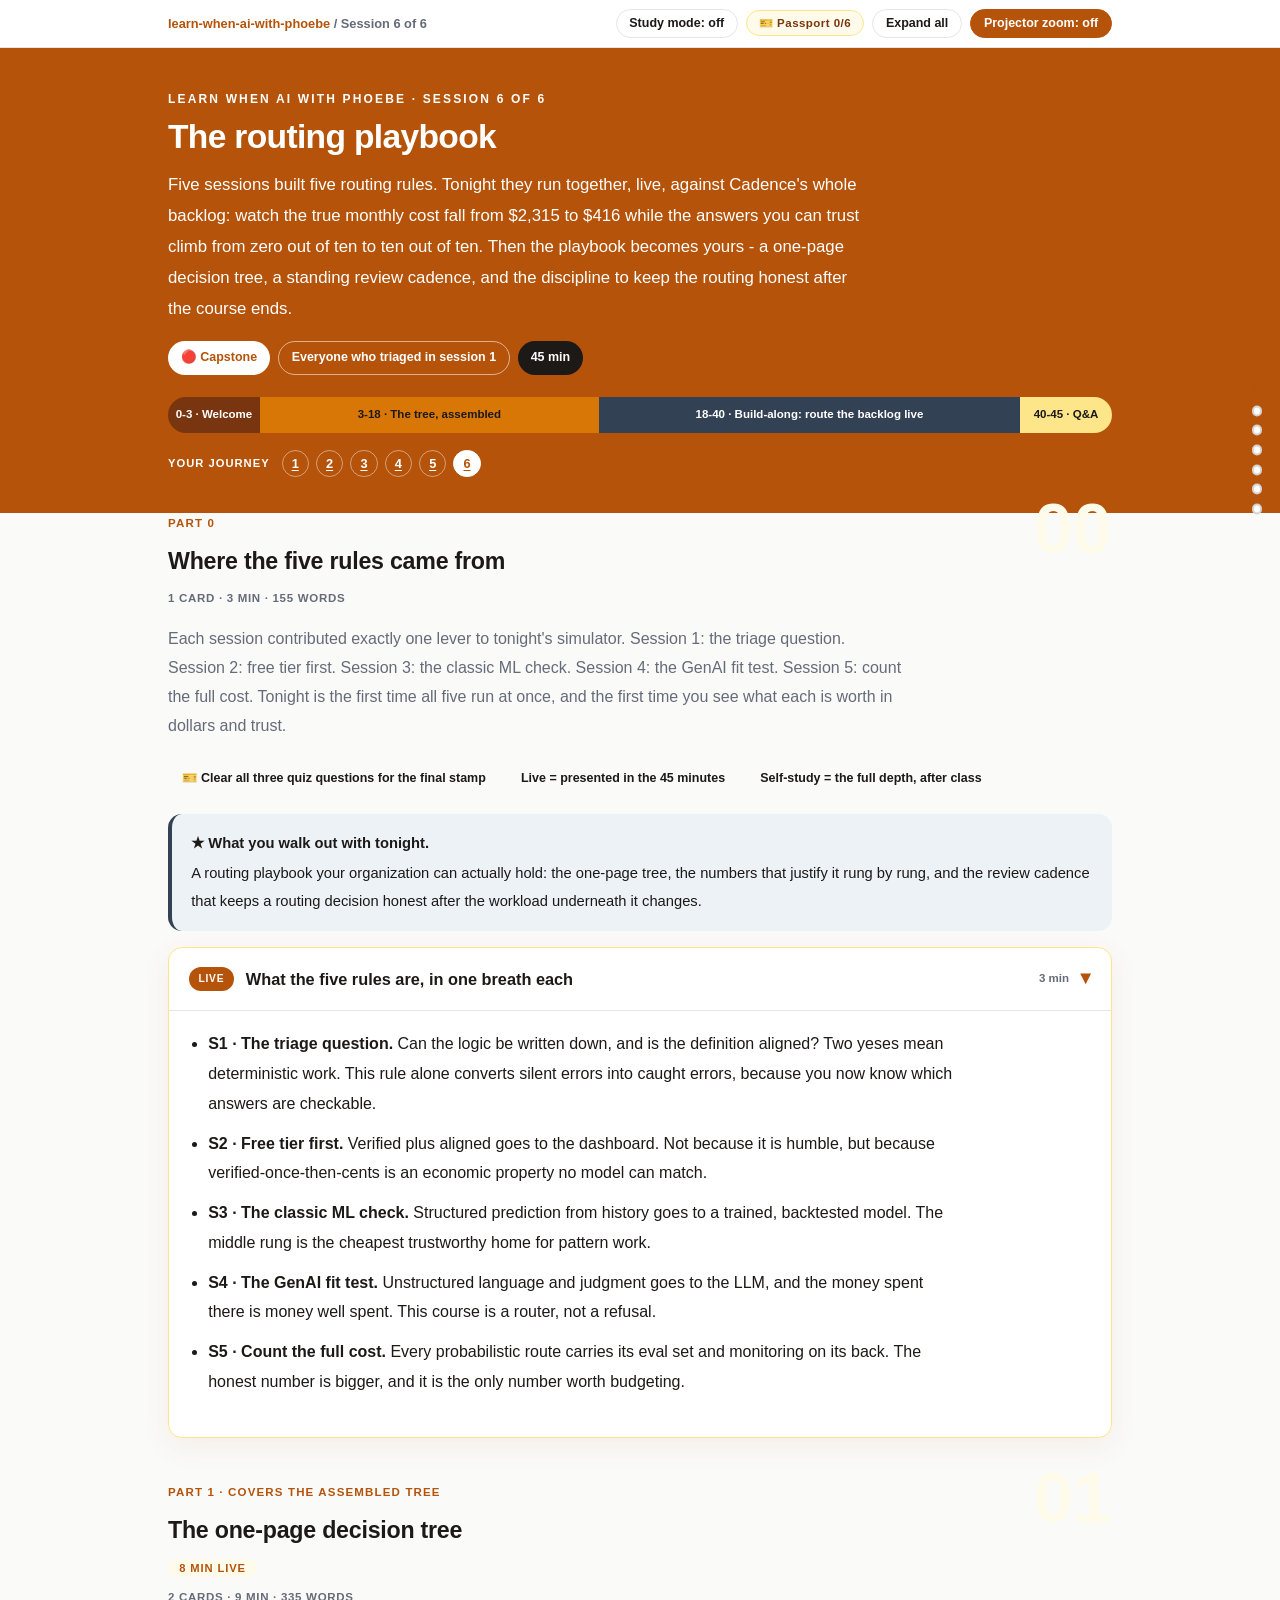
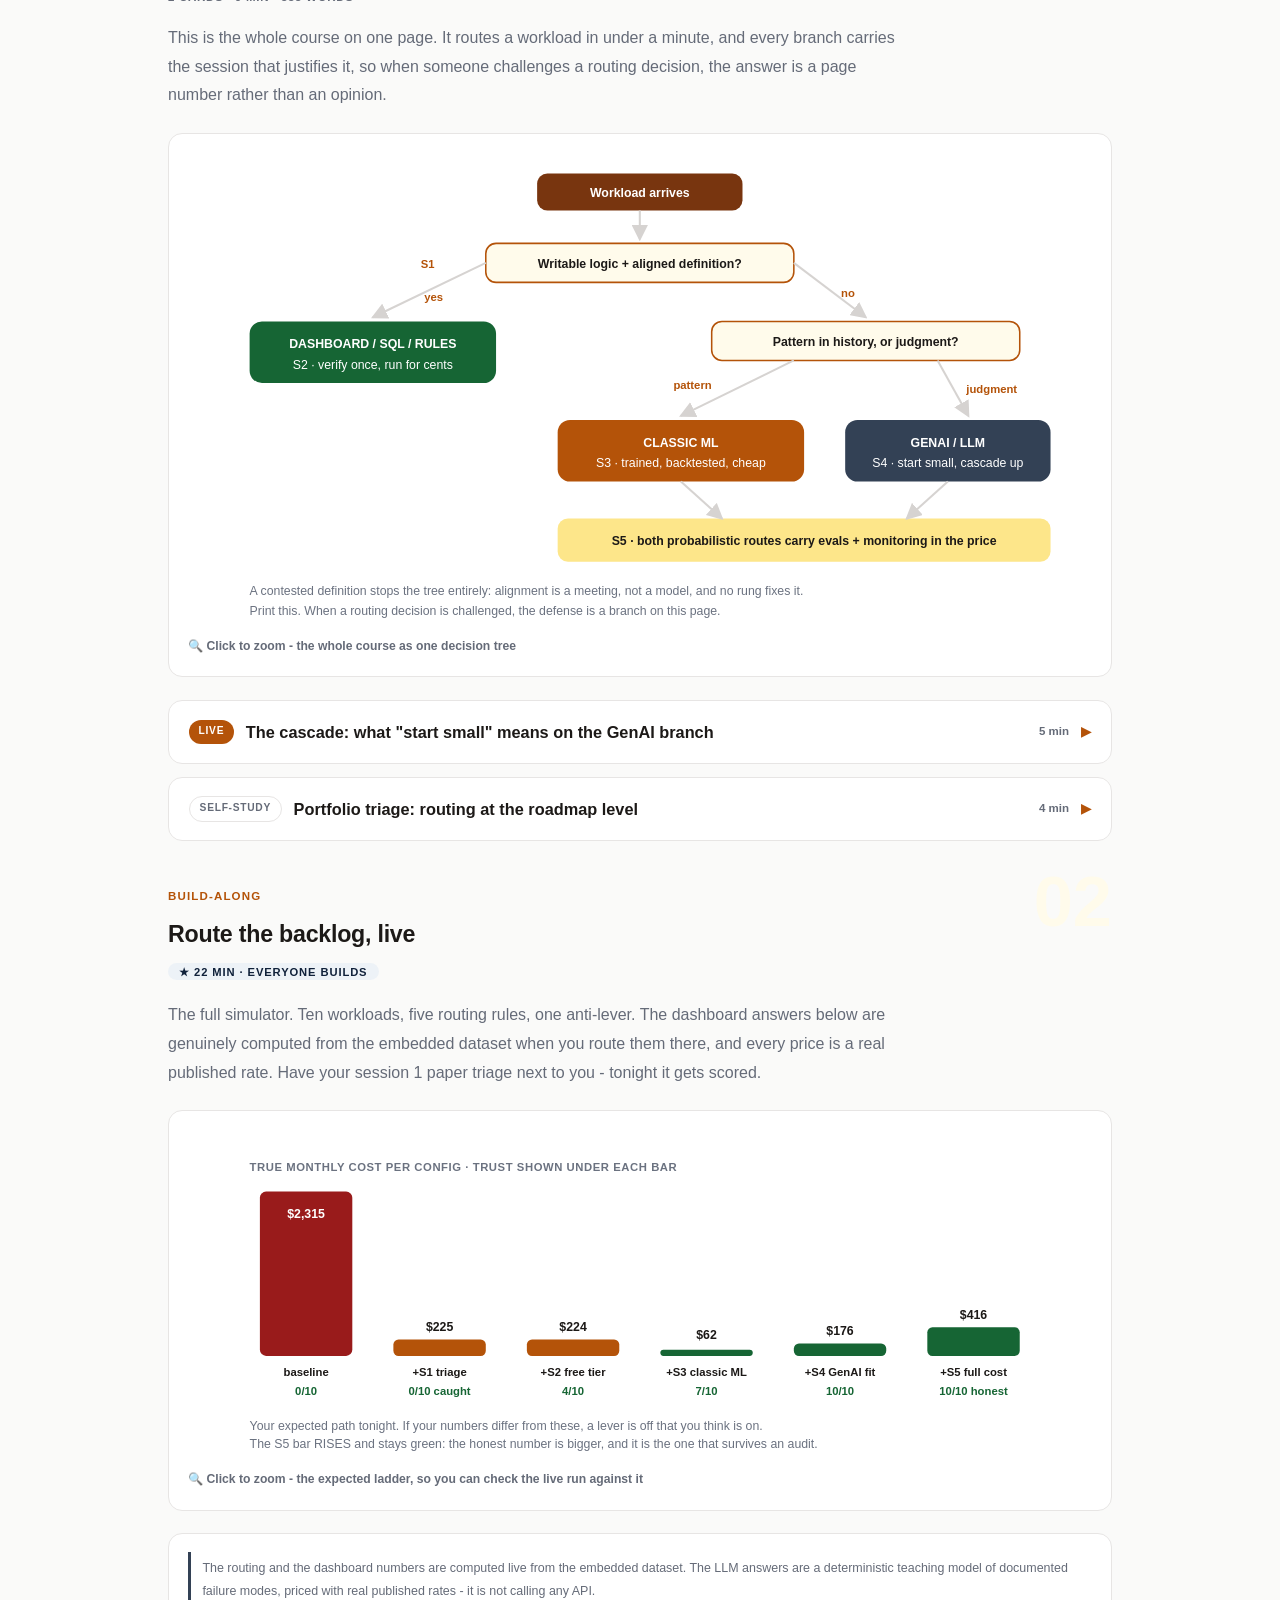
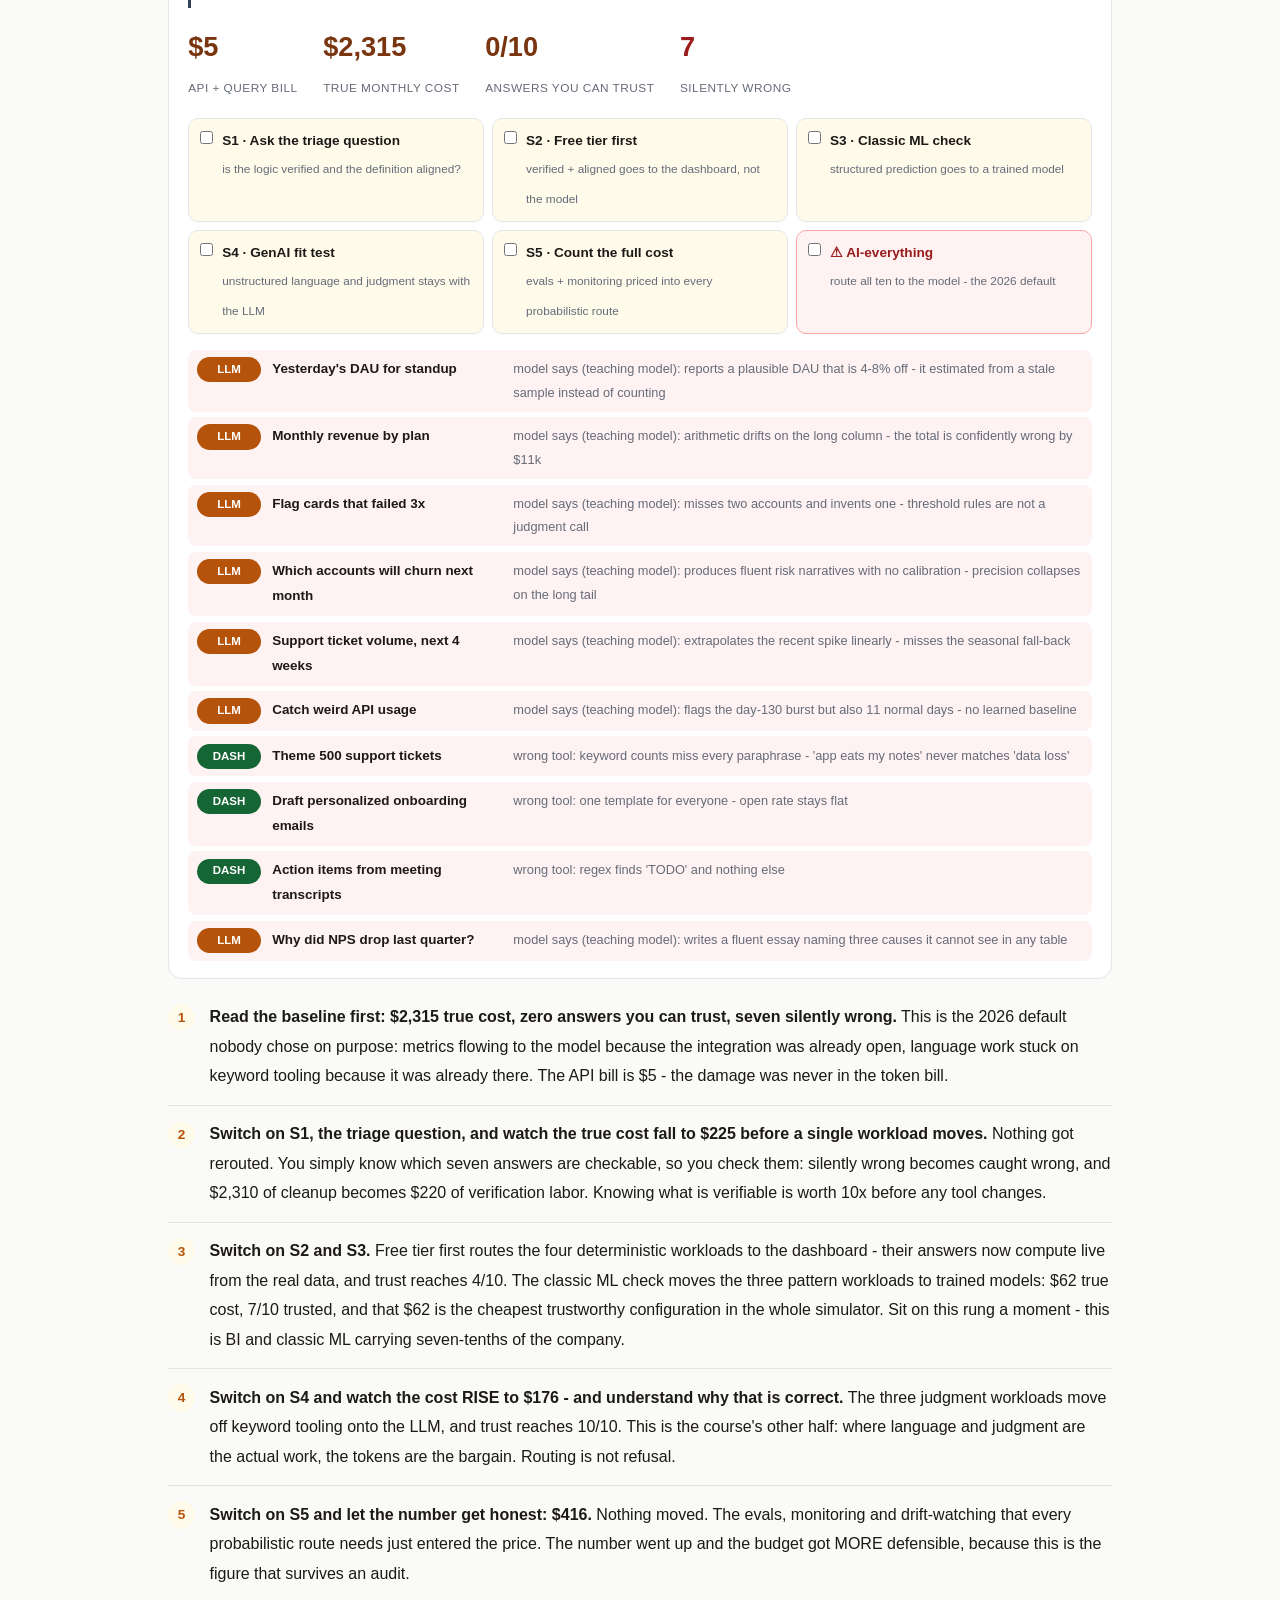
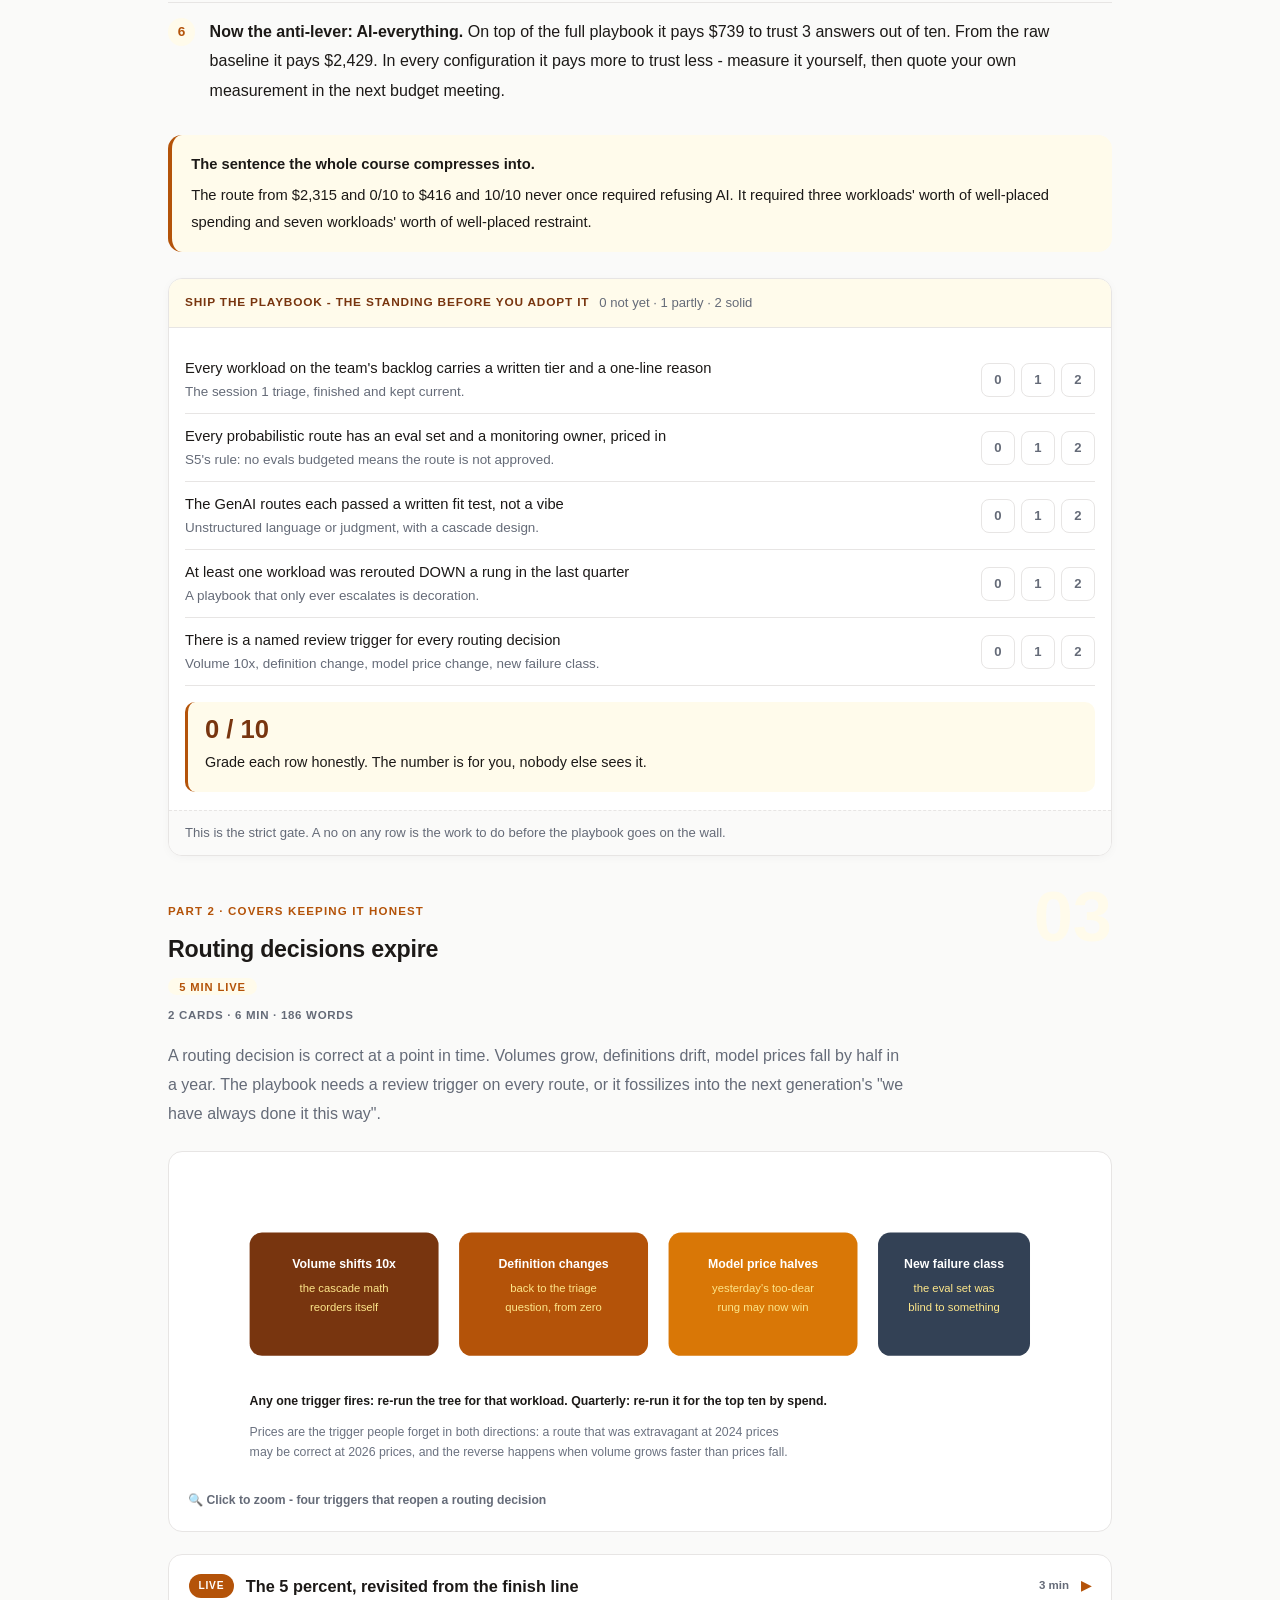
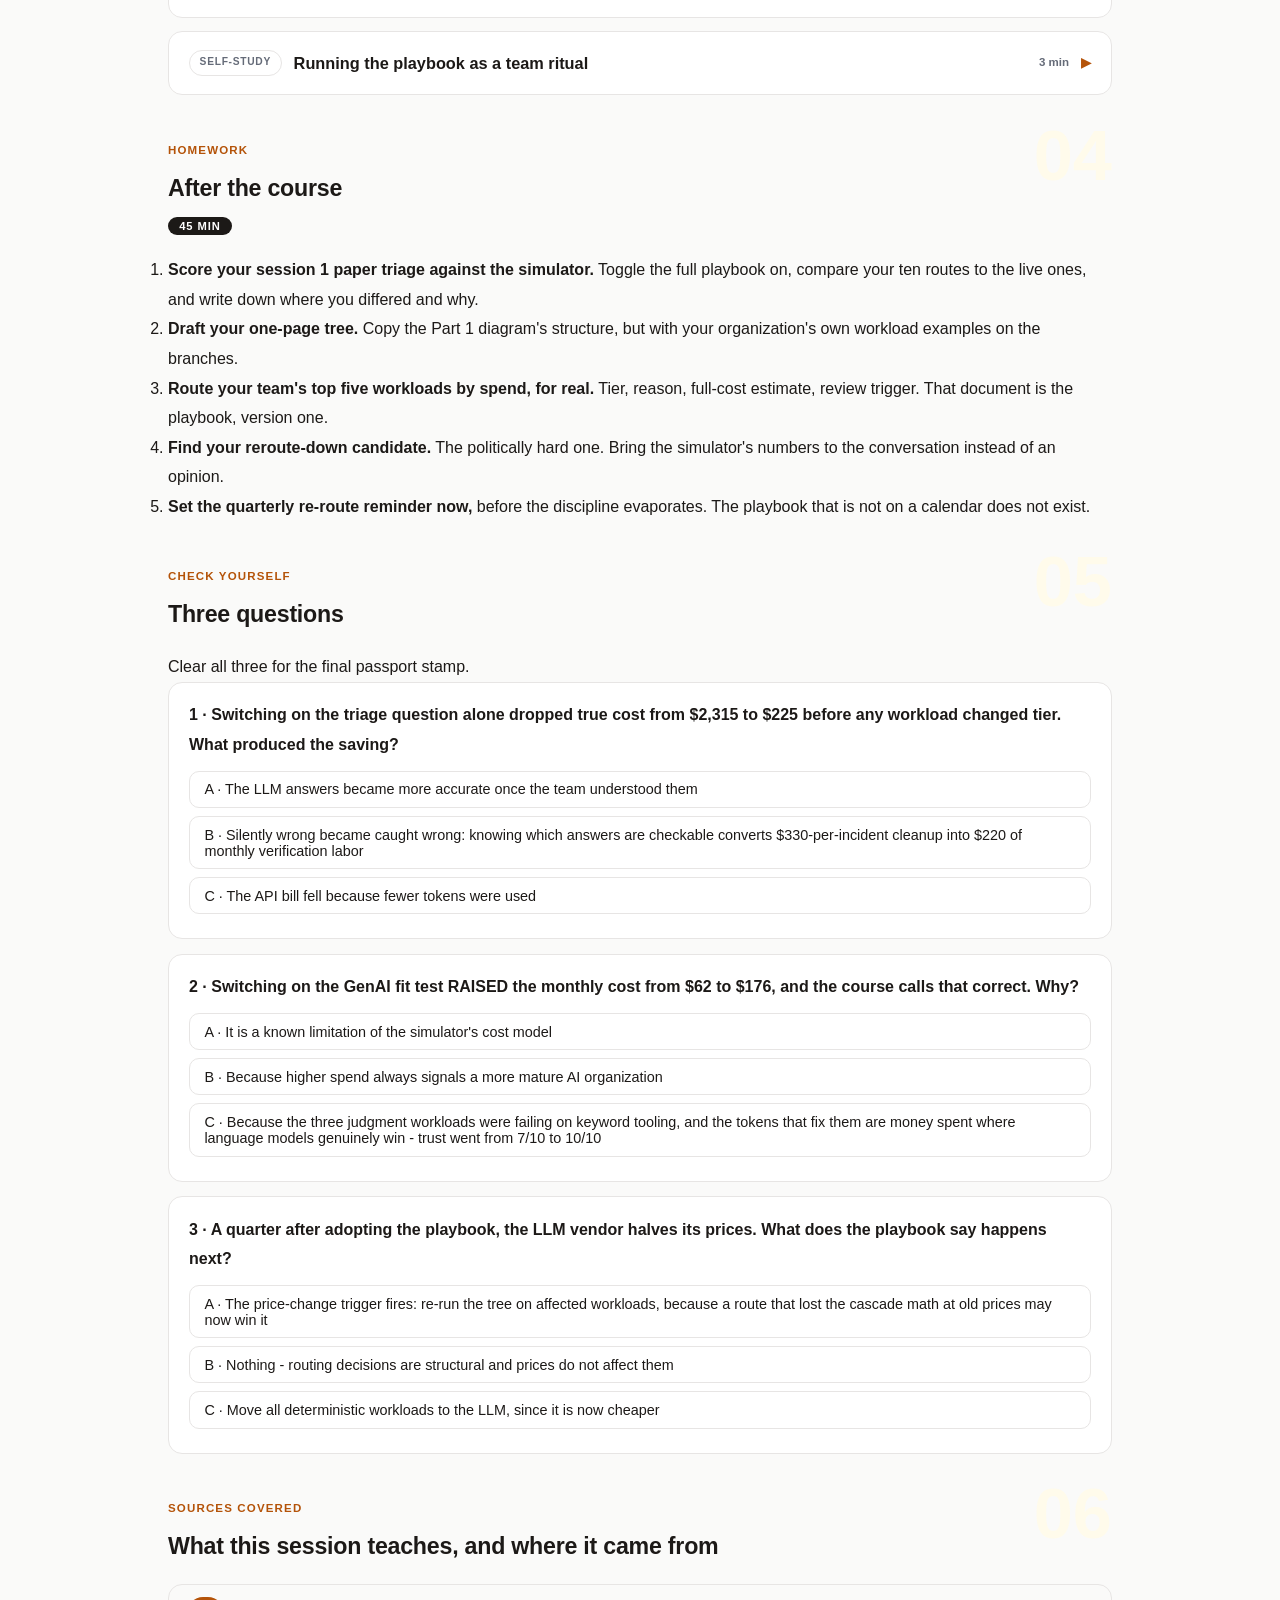
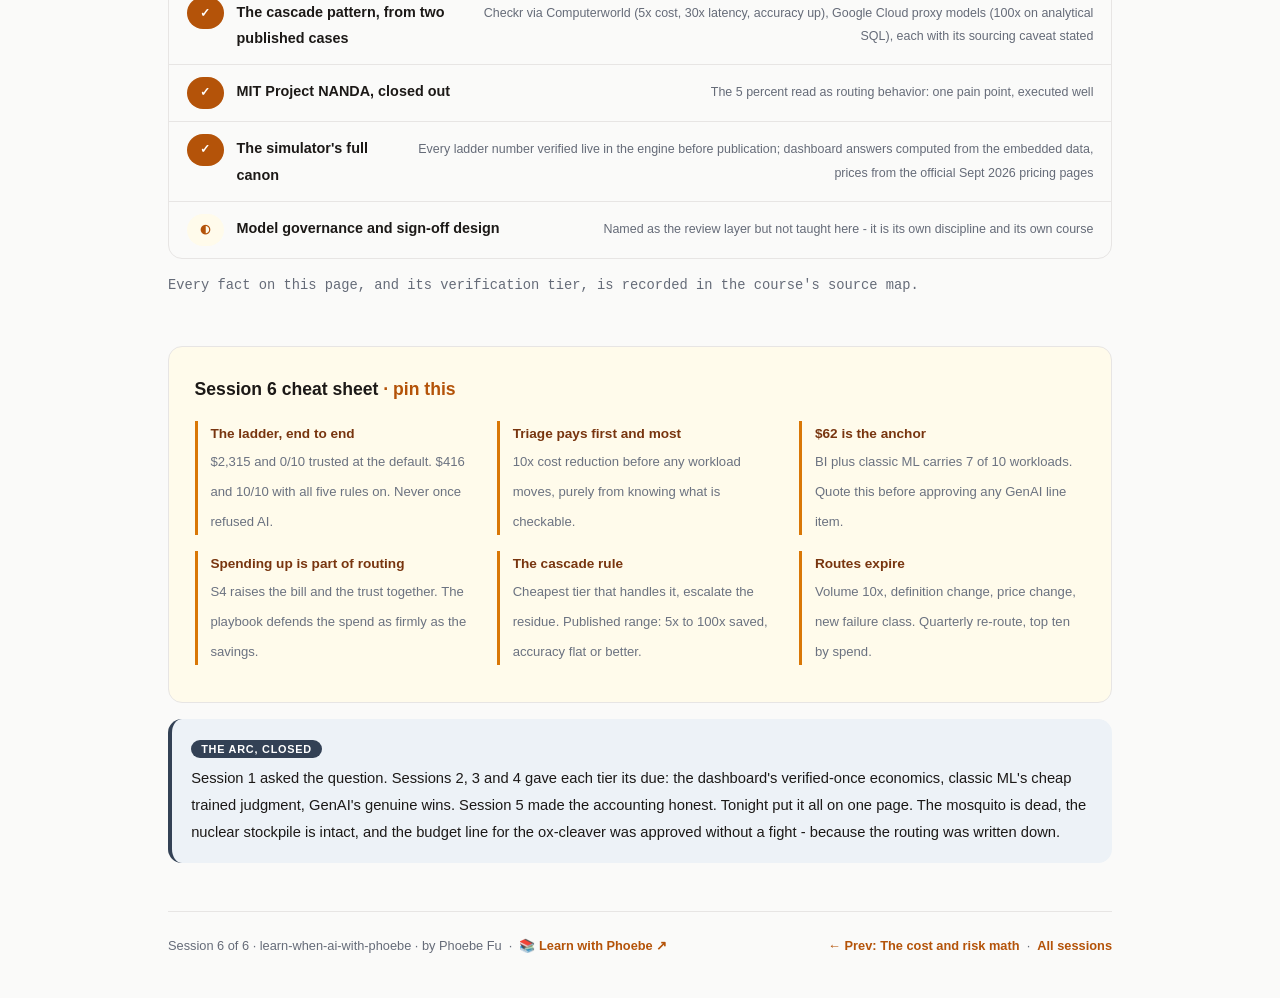
<file: courses/06-the-routing-playbook.html>
<!DOCTYPE html>
<html lang="en">
<head>
<meta charset="UTF-8">
<meta name="viewport" content="width=device-width, initial-scale=1.0">
<!-- social:start -->
<meta name="description" content="Session 6 of 6. The full routing decision tree, the live backlog simulator with real cost math, and the standing playbook: true cost from $2,315 to $416 while trust climbs from 0/10 to 10/10.">
<meta property="og:type" content="article">
<meta property="og:site_name" content="Learn with Phoebe">
<meta property="og:title" content="The routing playbook - learn when ai with phoebe">
<meta property="og:description" content="Session 6 of 6. Route the whole backlog live: true cost $2,315 to $416 while trust climbs 0/10 to 10/10.">
<meta property="og:url" content="https://phoebefu6.github.io/learn-when-ai-with-phoebe/courses/06-the-routing-playbook.html">
<meta property="og:image" content="https://phoebefu6.github.io/learn-when-ai-with-phoebe/assets/og-cover.png">
<meta property="og:image:width" content="1200">
<meta property="og:image:height" content="630">
<meta name="twitter:card" content="summary_large_image">
<meta name="twitter:title" content="The routing playbook - learn when ai with phoebe">
<meta name="twitter:description" content="Session 6 of 6. Route the whole backlog live, with real cost math.">
<meta name="twitter:image" content="https://phoebefu6.github.io/learn-when-ai-with-phoebe/assets/og-cover.png">
<!-- social:end -->
<title>Session 6 · The routing playbook - learn when ai with phoebe</title>
<link rel="stylesheet" href="../assets/style.css?v=23">
</head>
<body>

<div class="toolbar">
  <div class="wrap">
    <span class="crumb"><a href="../index.html">learn-when-ai-with-phoebe</a> / Session 6 of 6</span>
    <button class="btn" id="toggle-all" type="button">Expand all</button>
    <button class="btn primary" id="zoom-toggle" type="button">Projector zoom: off</button>
  </div>
</div>

<header class="masthead">
  <div class="wrap">
    <div class="eyebrow">Learn When AI with Phoebe · Session 6 of 6</div>
    <h1>The routing <span class="accent">playbook</span></h1>
    <p class="sub">Five sessions built five routing rules. Tonight they run together, live, against Cadence's whole backlog: watch the true monthly cost fall from $2,315 to $416 while the answers you can trust climb from zero out of ten to ten out of ten. Then the playbook becomes yours - a one-page decision tree, a standing review cadence, and the discipline to keep the routing honest after the course ends.</p>
    <div class="chip-row">
      <span class="chip level">🔴 Capstone</span>
      <span class="chip audience">Everyone who triaged in session 1</span>
      <span class="chip time">45 min</span>
    </div>
    <div class="agenda">
      <span class="a1" style="flex:1">0-3 · Welcome</span>
      <span class="a2" style="flex:4">3-18 · The tree, assembled</span>
      <span class="a3" style="flex:5">18-40 · Build-along: route the backlog live</span>
      <span class="a4" style="flex:1">40-45 · Q&amp;A</span>
    </div>
  </div>
</header>

<main class="wrap">

  <!-- ============ INTRO ============ -->
  <section class="section" id="intro">
    <div class="section-kicker">
      <span class="klabel">Part 0</span>
      <h2>Where the five rules came from</h2>
    </div>
    <p class="lede">Each session contributed exactly one lever to tonight's simulator. Session 1: the triage question. Session 2: free tier first. Session 3: the classic ML check. Session 4: the GenAI fit test. Session 5: count the full cost. Tonight is the first time all five run at once, and the first time you see what each is worth in dollars and trust.</p>

    <div class="legend">
      <span class="pill">🎫 Clear all three quiz questions for the final stamp</span>
      <span class="pill">Live = presented in the 45 minutes</span>
      <span class="pill">Self-study = the full depth, after class</span>
    </div>

    <div class="callout win">
      <p><strong>★ What you walk out with tonight.</strong> A routing playbook your organization can actually hold: the one-page tree, the numbers that justify it rung by rung, and the review cadence that keeps a routing decision honest after the workload underneath it changes.</p>
    </div>

    <details class="card" open>
      <summary><span class="mode live">Live</span>What the five rules are, in one breath each<span class="mini">3 min</span><span class="caret">▶</span></summary>
      <div class="body">
        <ul>
          <li><strong>S1 · The triage question.</strong> Can the logic be written down, and is the definition aligned? Two yeses mean deterministic work. This rule alone converts silent errors into caught errors, because you now know which answers are checkable.</li>
          <li><strong>S2 · Free tier first.</strong> Verified plus aligned goes to the dashboard. Not because it is humble, but because verified-once-then-cents is an economic property no model can match.</li>
          <li><strong>S3 · The classic ML check.</strong> Structured prediction from history goes to a trained, backtested model. The middle rung is the cheapest trustworthy home for pattern work.</li>
          <li><strong>S4 · The GenAI fit test.</strong> Unstructured language and judgment goes to the LLM, and the money spent there is money well spent. This course is a router, not a refusal.</li>
          <li><strong>S5 · Count the full cost.</strong> Every probabilistic route carries its eval set and monitoring on its back. The honest number is bigger, and it is the only number worth budgeting.</li>
        </ul>
      </div>
    </details>
  </section>

  <!-- ============ PART 1 ============ -->
  <section class="section" id="part-1">
    <div class="section-kicker">
      <span class="klabel">Part 1 · covers the assembled tree</span>
      <h2>The one-page decision tree</h2>
      <span class="tag concept">8 min live</span>
    </div>
    <p class="lede">This is the whole course on one page. It routes a workload in under a minute, and every branch carries the session that justifies it, so when someone challenges a routing decision, the answer is a page number rather than an opinion.</p>

    <figure class="zoomable">
      <svg viewBox="0 0 880 460" xmlns="http://www.w3.org/2000/svg" role="img" aria-label="The full routing decision tree: triage question first, then free tier, classic ML, GenAI fit, with full-cost accounting applied to every probabilistic route">
        <style>
          .w6tB { font: 700 12px Inter, sans-serif; fill: #fff; }
          .w6tK { font: 700 12px Inter, sans-serif; fill: #1C1917; }
          .w6tS { font: 600 11px Inter, sans-serif; fill: #B45309; }
          .w6tN { font: 400 12px Inter, sans-serif; fill: #6B7280; }
        </style>
        <defs>
          <marker id="w6Ar" markerWidth="8" markerHeight="8" refX="7" refY="4" orient="auto"><path d="M0,0 L8,4 L0,8 z" fill="#D6D3D1"/></marker>
        </defs>
        <rect x="340" y="20" width="200" height="36" rx="10" fill="#78350F"/>
        <text class="w6tB" x="440" y="43" text-anchor="middle">Workload arrives</text>
        <line x1="440" y1="56" x2="440" y2="84" stroke="#D6D3D1" stroke-width="2" marker-end="url(#w6Ar)"/>
        <rect x="290" y="88" width="300" height="38" rx="10" fill="#FFFBEB" stroke="#B45309" stroke-width="1.5"/>
        <text class="w6tK" x="440" y="112" text-anchor="middle">Writable logic + aligned definition?</text>
        <text class="w6tS" x="240" y="112" text-anchor="end">S1</text>
        <line x1="290" y1="107" x2="180" y2="160" stroke="#D6D3D1" stroke-width="2" marker-end="url(#w6Ar)"/>
        <text class="w6tS" x="230" y="144">yes</text>
        <line x1="590" y1="107" x2="660" y2="160" stroke="#D6D3D1" stroke-width="2" marker-end="url(#w6Ar)"/>
        <text class="w6tS" x="636" y="140">no</text>
        <rect x="60" y="164" width="240" height="60" rx="12" fill="#166534"/>
        <text class="w6tB" x="180" y="190" text-anchor="middle">DASHBOARD / SQL / RULES</text>
        <text class="w6tB" x="180" y="210" text-anchor="middle" style="font-weight:400">S2 · verify once, run for cents</text>
        <rect x="510" y="164" width="300" height="38" rx="10" fill="#FFFBEB" stroke="#B45309" stroke-width="1.5"/>
        <text class="w6tK" x="660" y="188" text-anchor="middle">Pattern in history, or judgment?</text>
        <line x1="590" y1="202" x2="480" y2="256" stroke="#D6D3D1" stroke-width="2" marker-end="url(#w6Ar)"/>
        <text class="w6tS" x="510" y="230" text-anchor="end">pattern</text>
        <line x1="730" y1="202" x2="760" y2="256" stroke="#D6D3D1" stroke-width="2" marker-end="url(#w6Ar)"/>
        <text class="w6tS" x="758" y="234">judgment</text>
        <rect x="360" y="260" width="240" height="60" rx="12" fill="#B45309"/>
        <text class="w6tB" x="480" y="286" text-anchor="middle">CLASSIC ML</text>
        <text class="w6tB" x="480" y="306" text-anchor="middle" style="font-weight:400">S3 · trained, backtested, cheap</text>
        <rect x="640" y="260" width="200" height="60" rx="12" fill="#334155"/>
        <text class="w6tB" x="740" y="286" text-anchor="middle">GENAI / LLM</text>
        <text class="w6tB" x="740" y="306" text-anchor="middle" style="font-weight:400">S4 · start small, cascade up</text>
        <rect x="360" y="356" width="480" height="42" rx="10" fill="#FDE68A"/>
        <text class="w6tK" x="600" y="382" text-anchor="middle">S5 · both probabilistic routes carry evals + monitoring in the price</text>
        <line x1="480" y1="320" x2="520" y2="356" stroke="#D6D3D1" stroke-width="2" marker-end="url(#w6Ar)"/>
        <line x1="740" y1="320" x2="700" y2="356" stroke="#D6D3D1" stroke-width="2" marker-end="url(#w6Ar)"/>
        <text class="w6tN" x="60" y="430">A contested definition stops the tree entirely: alignment is a meeting, not a model, and no rung fixes it.</text>
        <text class="w6tN" x="60" y="450">Print this. When a routing decision is challenged, the defense is a branch on this page.</text>
      </svg>
      <figcaption>🔍 Click to zoom - the whole course as one decision tree</figcaption>
    </figure>

    <details class="card">
      <summary><span class="mode live">Live</span>The cascade: what "start small" means on the GenAI branch<span class="mini">5 min</span><span class="caret">▶</span></summary>
      <div class="body">
        <p>Even after a workload correctly lands on the GenAI branch, the routing is not finished, because the branch has rungs of its own: rules where they hold, a small model where it suffices, the frontier model only where it earns its price. Two real, published escalation stories:</p>
        <ul>
          <li><strong>Checkr</strong> routed background-check classification off GPT-4 onto a fine-tuned Llama-3-8B: roughly $12,000 a month down to under $800, about 30x faster, and accuracy on the hardest record class up from the 55 to 72 percent range to 85 to 90 percent plus. Reported by Computerworld, with the caveat that the fine-tuning vendor was involved in the telling.</li>
          <li><strong>Google Cloud</strong> published the same shape for analytical SQL: replace the majority of per-row LLM calls with lightweight proxy models and escalate only the uncertain rows - more than 100x cheaper and faster on the workloads they show.</li>
        </ul>
        <div class="callout tip">
          <p><strong>The cascade rule.</strong> The frontier model is the specialist you consult, not the front desk. Route every item to the cheapest tier that can handle it, and escalate the residue. Both published cases put the savings between 5x and 100x with accuracy flat or better.</p>
        </div>
      </div>
    </details>

    <details class="card">
      <summary><span class="mode self">Self-study</span>Portfolio triage: routing at the roadmap level<span class="mini">4 min</span><span class="caret">▶</span></summary>
      <div class="body">
        <p>The same tree that routes a workload routes a quarter's initiative list. Two questions per initiative: which tier does the core work actually live on, and what is the full-cost number at that tier? Then three honest buckets:</p>
        <table class="clean">
          <tr><th>Bucket</th><th>What it looks like</th><th>The leader's move</th></tr>
          <tr><td><strong>Fund</strong></td><td>Judgment work with a real fit test passed, cascade designed, evals budgeted</td><td>Spend confidently - this is the 5 percent that reaches the P&amp;L</td></tr>
          <tr><td><strong>Reroute</strong></td><td>Deterministic or pattern work wearing an AI costume</td><td>Deliver it a rung down, bank the difference, keep the credibility</td></tr>
          <tr><td><strong>Stop</strong></td><td>Contested definitions, no data, or beyond the state of the art</td><td>Name the real blocker - RAND's causes 1, 2 and 5 - and fix that instead</td></tr>
        </table>
        <p>The reroute bucket is the politically hard one, because it means telling someone their AI project is a dashboard. The playbook makes that conversation survivable: the routing is a documented decision with numbers, not a taste judgment.</p>
      </div>
    </details>
  </section>

  <!-- ============ DEMO ============ -->
  <section class="section" id="demo-1">
    <div class="section-kicker">
      <span class="klabel">Build-along</span>
      <h2>Route the backlog, live</h2>
      <span class="tag demo">★ 22 min · everyone builds</span>
    </div>
    <p class="lede">The full simulator. Ten workloads, five routing rules, one anti-lever. The dashboard answers below are genuinely computed from the embedded dataset when you route them there, and every price is a real published rate. Have your session 1 paper triage next to you - tonight it gets scored.</p>

    <figure class="zoomable">
      <svg viewBox="0 0 880 320" xmlns="http://www.w3.org/2000/svg" role="img" aria-label="The expected ladder: true monthly cost falls from 2315 dollars at baseline to 416 with all five rules on, while trusted answers climb from zero to ten out of ten">
        <style>
          .w6lL { font: 600 11px Inter, sans-serif; fill: #1C1917; }
          .w6lV { font: 800 12px Inter, sans-serif; fill: #1C1917; }
          .w6lT { font: 700 11px Inter, sans-serif; fill: #166534; }
          .w6lN { font: 400 12px Inter, sans-serif; fill: #6B7280; }
          .w6lH { font: 700 11px Inter, sans-serif; fill: #6B7280; letter-spacing: .05em; }
        </style>
        <text class="w6lH" x="60" y="40">TRUE MONTHLY COST PER CONFIG · TRUST SHOWN UNDER EACH BAR</text>
        <rect x="70" y="60" width="90" height="160" rx="6" fill="#991B1B"/>
        <text class="w6lV" x="115" y="86" text-anchor="middle" fill="#fff" style="fill:#fff">$2,315</text>
        <text class="w6lL" x="115" y="240" text-anchor="middle">baseline</text>
        <text class="w6lT" x="115" y="258" text-anchor="middle" fill="#991B1B">0/10</text>
        <rect x="200" y="204" width="90" height="16" rx="5" fill="#B45309"/>
        <text class="w6lV" x="245" y="196" text-anchor="middle">$225</text>
        <text class="w6lL" x="245" y="240" text-anchor="middle">+S1 triage</text>
        <text class="w6lT" x="245" y="258" text-anchor="middle" fill="#B45309">0/10 caught</text>
        <rect x="330" y="204" width="90" height="16" rx="5" fill="#B45309"/>
        <text class="w6lV" x="375" y="196" text-anchor="middle">$224</text>
        <text class="w6lL" x="375" y="240" text-anchor="middle">+S2 free tier</text>
        <text class="w6lT" x="375" y="258" text-anchor="middle">4/10</text>
        <rect x="460" y="214" width="90" height="6" rx="3" fill="#166534"/>
        <text class="w6lV" x="505" y="204" text-anchor="middle">$62</text>
        <text class="w6lL" x="505" y="240" text-anchor="middle">+S3 classic ML</text>
        <text class="w6lT" x="505" y="258" text-anchor="middle">7/10</text>
        <rect x="590" y="208" width="90" height="12" rx="5" fill="#166534"/>
        <text class="w6lV" x="635" y="200" text-anchor="middle">$176</text>
        <text class="w6lL" x="635" y="240" text-anchor="middle">+S4 GenAI fit</text>
        <text class="w6lT" x="635" y="258" text-anchor="middle">10/10</text>
        <rect x="720" y="192" width="90" height="28" rx="5" fill="#166534"/>
        <text class="w6lV" x="765" y="184" text-anchor="middle">$416</text>
        <text class="w6lL" x="765" y="240" text-anchor="middle">+S5 full cost</text>
        <text class="w6lT" x="765" y="258" text-anchor="middle">10/10 honest</text>
        <text class="w6lN" x="60" y="292">Your expected path tonight. If your numbers differ from these, a lever is off that you think is on.</text>
        <text class="w6lN" x="60" y="310">The S5 bar RISES and stays green: the honest number is bigger, and it is the one that survives an audit.</text>
      </svg>
      <figcaption>🔍 Click to zoom - the expected ladder, so you can check the live run against it</figcaption>
    </figure>

    <div id="router-live"></div>

    <div class="steps">
      <div class="step"><p><strong>Read the baseline first: $2,315 true cost, zero answers you can trust, seven silently wrong.</strong> This is the 2026 default nobody chose on purpose: metrics flowing to the model because the integration was already open, language work stuck on keyword tooling because it was already there. The API bill is $5 - the damage was never in the token bill.</p></div>
      <div class="step"><p><strong>Switch on S1, the triage question, and watch the true cost fall to $225 before a single workload moves.</strong> Nothing got rerouted. You simply know which seven answers are checkable, so you check them: silently wrong becomes caught wrong, and $2,310 of cleanup becomes $220 of verification labor. Knowing what is verifiable is worth 10x before any tool changes.</p></div>
      <div class="step"><p><strong>Switch on S2 and S3.</strong> Free tier first routes the four deterministic workloads to the dashboard - their answers now compute live from the real data, and trust reaches 4/10. The classic ML check moves the three pattern workloads to trained models: $62 true cost, 7/10 trusted, and that $62 is the cheapest trustworthy configuration in the whole simulator. Sit on this rung a moment - this is BI and classic ML carrying seven-tenths of the company.</p></div>
      <div class="step"><p><strong>Switch on S4 and watch the cost RISE to $176 - and understand why that is correct.</strong> The three judgment workloads move off keyword tooling onto the LLM, and trust reaches 10/10. This is the course's other half: where language and judgment are the actual work, the tokens are the bargain. Routing is not refusal.</p></div>
      <div class="step"><p><strong>Switch on S5 and let the number get honest: $416.</strong> Nothing moved. The evals, monitoring and drift-watching that every probabilistic route needs just entered the price. The number went up and the budget got MORE defensible, because this is the figure that survives an audit.</p></div>
      <div class="step"><p><strong>Now the anti-lever: AI-everything.</strong> On top of the full playbook it pays $739 to trust 3 answers out of ten. From the raw baseline it pays $2,429. In every configuration it pays more to trust less - measure it yourself, then quote your own measurement in the next budget meeting.</p></div>
    </div>

    <div class="callout tip">
      <p><strong>The sentence the whole course compresses into.</strong> The route from $2,315 and 0/10 to $416 and 10/10 never once required refusing AI. It required three workloads' worth of well-placed spending and seven workloads' worth of well-placed restraint.</p>
    </div>

    <div class="scorecard" data-title="Ship the playbook - the standing before you adopt it" data-foot="This is the strict gate. A no on any row is the work to do before the playbook goes on the wall.">
      <div class="sc-row"><div class="sc-q">Every workload on the team's backlog carries a written tier and a one-line reason<em>The session 1 triage, finished and kept current.</em></div></div>
      <div class="sc-row"><div class="sc-q">Every probabilistic route has an eval set and a monitoring owner, priced in<em>S5's rule: no evals budgeted means the route is not approved.</em></div></div>
      <div class="sc-row"><div class="sc-q">The GenAI routes each passed a written fit test, not a vibe<em>Unstructured language or judgment, with a cascade design.</em></div></div>
      <div class="sc-row"><div class="sc-q">At least one workload was rerouted DOWN a rung in the last quarter<em>A playbook that only ever escalates is decoration.</em></div></div>
      <div class="sc-row"><div class="sc-q">There is a named review trigger for every routing decision<em>Volume 10x, definition change, model price change, new failure class.</em></div></div>
    </div>
  </section>

  <!-- ============ PART 2 ============ -->
  <section class="section" id="part-2">
    <div class="section-kicker">
      <span class="klabel">Part 2 · covers keeping it honest</span>
      <h2>Routing decisions expire</h2>
      <span class="tag concept">5 min live</span>
    </div>
    <p class="lede">A routing decision is correct at a point in time. Volumes grow, definitions drift, model prices fall by half in a year. The playbook needs a review trigger on every route, or it fossilizes into the next generation's "we have always done it this way".</p>

    <figure class="zoomable">
      <svg viewBox="0 0 880 300" xmlns="http://www.w3.org/2000/svg" role="img" aria-label="Four triggers that reopen a routing decision: volume shift, definition change, price change, and a new failure class">
        <style>
          .w6rH { font: 700 12px Inter, sans-serif; fill: #fff; }
          .w6rB { font: 400 11px Inter, sans-serif; fill: #FDE68A; }
          .w6rK { font: 700 12px Inter, sans-serif; fill: #1C1917; }
          .w6rN { font: 400 12px Inter, sans-serif; fill: #6B7280; }
        </style>
        <rect x="60" y="60" width="184" height="120" rx="12" fill="#78350F"/>
        <text class="w6rH" x="152" y="94" text-anchor="middle">Volume shifts 10x</text>
        <text class="w6rB" x="152" y="118" text-anchor="middle">the cascade math</text>
        <text class="w6rB" x="152" y="136" text-anchor="middle">reorders itself</text>
        <rect x="264" y="60" width="184" height="120" rx="12" fill="#B45309"/>
        <text class="w6rH" x="356" y="94" text-anchor="middle">Definition changes</text>
        <text class="w6rB" x="356" y="118" text-anchor="middle">back to the triage</text>
        <text class="w6rB" x="356" y="136" text-anchor="middle">question, from zero</text>
        <rect x="468" y="60" width="184" height="120" rx="12" fill="#D97706"/>
        <text class="w6rH" x="560" y="94" text-anchor="middle">Model price halves</text>
        <text class="w6rB" x="560" y="118" text-anchor="middle">yesterday's too-dear</text>
        <text class="w6rB" x="560" y="136" text-anchor="middle">rung may now win</text>
        <rect x="672" y="60" width="148" height="120" rx="12" fill="#334155"/>
        <text class="w6rH" x="746" y="94" text-anchor="middle">New failure class</text>
        <text class="w6rB" x="746" y="118" text-anchor="middle">the eval set was</text>
        <text class="w6rB" x="746" y="136" text-anchor="middle">blind to something</text>
        <text class="w6rK" x="60" y="228">Any one trigger fires: re-run the tree for that workload. Quarterly: re-run it for the top ten by spend.</text>
        <text class="w6rN" x="60" y="258">Prices are the trigger people forget in both directions: a route that was extravagant at 2024 prices</text>
        <text class="w6rN" x="60" y="278">may be correct at 2026 prices, and the reverse happens when volume grows faster than prices fall.</text>
      </svg>
      <figcaption>🔍 Click to zoom - four triggers that reopen a routing decision</figcaption>
    </figure>

    <details class="card">
      <summary><span class="mode live">Live</span>The 5 percent, revisited from the finish line<span class="mini">3 min</span><span class="caret">▶</span></summary>
      <div class="body">
        <p>Session 1 opened with the MIT finding: 95 percent of GenAI pilots never reached the P&amp;L, and the winners picked one pain point and executed. Read it again from here and it is a description of the playbook: the winners routed. They put judgment work, and only judgment work, on the expensive tier, and executed the boring tiers with the respect boring tiers deserve.</p>
        <p>The standout leader move is not enthusiasm and it is not skepticism. It is a defensible route for every workload, and the willingness to be boring in public about the ones that only needed a WHERE clause.</p>
      </div>
    </details>

    <details class="card">
      <summary><span class="mode self">Self-study</span>Running the playbook as a team ritual<span class="mini">3 min</span><span class="caret">▶</span></summary>
      <div class="body">
        <ul>
          <li><strong>New workload intake:</strong> the requester answers the two triage questions in the ticket template. Thirty seconds of friction that prevents the default-to-LLM drift permanently.</li>
          <li><strong>Quarterly re-route:</strong> top ten workloads by spend get the tree re-run. Expect one to move per quarter; celebrate the moves down as loudly as the moves up.</li>
          <li><strong>The routing changelog:</strong> one line per decision - date, workload, tier, reason, review trigger. This document is what makes the discipline outlive its author, and it is the artifact this course was always building.</li>
        </ul>
      </div>
    </details>
  </section>

  <!-- ============ HOMEWORK ============ -->
  <section class="section" id="exercise">
    <div class="section-kicker">
      <span class="klabel">Homework</span>
      <h2>After the course</h2>
      <span class="tag exercise">45 min</span>
    </div>
    <ol>
      <li><strong>Score your session 1 paper triage against the simulator.</strong> Toggle the full playbook on, compare your ten routes to the live ones, and write down where you differed and why.</li>
      <li><strong>Draft your one-page tree.</strong> Copy the Part 1 diagram's structure, but with your organization's own workload examples on the branches.</li>
      <li><strong>Route your team's top five workloads by spend, for real.</strong> Tier, reason, full-cost estimate, review trigger. That document is the playbook, version one.</li>
      <li><strong>Find your reroute-down candidate.</strong> The politically hard one. Bring the simulator's numbers to the conversation instead of an opinion.</li>
      <li><strong>Set the quarterly re-route reminder now,</strong> before the discipline evaporates. The playbook that is not on a calendar does not exist.</li>
    </ol>
  </section>

  <!-- ============ QUIZ ============ -->
  <section class="section" id="quiz">
    <div class="section-kicker">
      <span class="klabel">Check yourself</span>
      <h2>Three questions</h2>
    </div>
    <p>Clear all three for the final passport stamp.</p>

    <div class="quiz-q" data-answer="1">
      <p class="qtext">1 · Switching on the triage question alone dropped true cost from $2,315 to $225 before any workload changed tier. What produced the saving?</p>
      <button class="qopt" type="button">A · The LLM answers became more accurate once the team understood them</button>
      <button class="qopt" type="button">B · Silently wrong became caught wrong: knowing which answers are checkable converts $330-per-incident cleanup into $220 of monthly verification labor</button>
      <button class="qopt" type="button">C · The API bill fell because fewer tokens were used</button>
      <p class="qwhy">The API bill barely moved - it was $5 all along. The $2,310 was the cost of confidently wrong numbers reaching decisions unverified, at six analyst-hours per incident to unwind. Triage does not fix the answers; it tells you which ones can be checked, and checkable-and-checked is a different risk class from fluent-and-unverified.</p>
    </div>

    <div class="quiz-q" data-answer="2">
      <p class="qtext">2 · Switching on the GenAI fit test RAISED the monthly cost from $62 to $176, and the course calls that correct. Why?</p>
      <button class="qopt" type="button">A · It is a known limitation of the simulator's cost model</button>
      <button class="qopt" type="button">B · Because higher spend always signals a more mature AI organization</button>
      <button class="qopt" type="button">C · Because the three judgment workloads were failing on keyword tooling, and the tokens that fix them are money spent where language models genuinely win - trust went from 7/10 to 10/10</button>
      <p class="qwhy">The $62 configuration was the cheapest trustworthy one, but it left ticket theming, email drafting and transcript extraction on tools that structurally cannot do them. Routing is not refusal: the discipline that saves $1,900 on metrics is the same discipline that spends $114 on judgment work without apology.</p>
    </div>

    <div class="quiz-q" data-answer="0">
      <p class="qtext">3 · A quarter after adopting the playbook, the LLM vendor halves its prices. What does the playbook say happens next?</p>
      <button class="qopt" type="button">A · The price-change trigger fires: re-run the tree on affected workloads, because a route that lost the cascade math at old prices may now win it</button>
      <button class="qopt" type="button">B · Nothing - routing decisions are structural and prices do not affect them</button>
      <button class="qopt" type="button">C · Move all deterministic workloads to the LLM, since it is now cheaper</button>
      <p class="qwhy">Price is one of the four standing review triggers, and it cuts both ways. But note what a price change can never do: it cannot make an unverifiable answer verifiable. The deterministic tier keeps its workloads at any token price, because its advantage was never only the money - it was correct-by-construction.</p>
    </div>

    <p class="quiz-score"></p>
  </section>

  <!-- ============ OFFICIAL COVERAGE ============ -->
  <section class="section" id="official">
    <div class="section-kicker">
      <span class="klabel">Sources covered</span>
      <h2>What this session teaches, and where it came from</h2>
    </div>
    <div class="covered">
      <div class="covered-row"><span class="status pill solid">✓</span><span class="name">The cascade pattern, from two published cases</span><span class="note">Checkr via Computerworld (5x cost, 30x latency, accuracy up), Google Cloud proxy models (100x on analytical SQL), each with its sourcing caveat stated</span></div>
      <div class="covered-row"><span class="status pill solid">✓</span><span class="name">MIT Project NANDA, closed out</span><span class="note">The 5 percent read as routing behavior: one pain point, executed well</span></div>
      <div class="covered-row"><span class="status pill solid">✓</span><span class="name">The simulator's full canon</span><span class="note">Every ladder number verified live in the engine before publication; dashboard answers computed from the embedded data, prices from the official Sept 2026 pricing pages</span></div>
      <div class="covered-row"><span class="status pill light">◐</span><span class="name">Model governance and sign-off design</span><span class="note">Named as the review layer but not taught here - it is its own discipline and its own course</span></div>
    </div>
    <p class="mono" style="margin-top:14px">Every fact on this page, and its verification tier, is recorded in the course's source map.</p>
  </section>

  <!-- ============ CHEAT SHEET ============ -->
  <section class="cheat" id="cheatsheet">
    <h3>Session 6 cheat sheet <span>· pin this</span></h3>
    <div class="grid-2">
      <div class="cheat-item"><b>The ladder, end to end</b><span>$2,315 and 0/10 trusted at the default. $416 and 10/10 with all five rules on. Never once refused AI.</span></div>
      <div class="cheat-item"><b>Triage pays first and most</b><span>10x cost reduction before any workload moves, purely from knowing what is checkable.</span></div>
      <div class="cheat-item"><b>$62 is the anchor</b><span>BI plus classic ML carries 7 of 10 workloads. Quote this before approving any GenAI line item.</span></div>
      <div class="cheat-item"><b>Spending up is part of routing</b><span>S4 raises the bill and the trust together. The playbook defends the spend as firmly as the savings.</span></div>
      <div class="cheat-item"><b>The cascade rule</b><span>Cheapest tier that handles it, escalate the residue. Published range: 5x to 100x saved, accuracy flat or better.</span></div>
      <div class="cheat-item"><b>Routes expire</b><span>Volume 10x, definition change, price change, new failure class. Quarterly re-route, top ten by spend.</span></div>
    </div>
  </section>

  <div class="callout next">
    <span class="nx-pill">The arc, closed</span>
    <p>Session 1 asked the question. Sessions 2, 3 and 4 gave each tier its due: the dashboard's verified-once economics, classic ML's cheap trained judgment, GenAI's genuine wins. Session 5 made the accounting honest. Tonight put it all on one page. The mosquito is dead, the nuclear stockpile is intact, and the budget line for the ox-cleaver was approved without a fight - because the routing was written down.</p>
  </div>

  <footer class="pagefoot">
    <span>Session 6 of 6 · learn-when-ai-with-phoebe · by Phoebe Fu &nbsp;·&nbsp; 📚 <a href="https://phoebefu6.github.io/learn-with-phoebe/">Learn with Phoebe ↗</a></span>
    <span><a href="05-the-cost-and-risk-math.html">← Prev: The cost and risk math</a> &nbsp;·&nbsp; <a href="../index.html">All sessions</a></span>
  </footer>

</main>

<script src="../assets/app.js?v=21"></script>
<script src="../assets/router-live.js?v=1"></script>
</body>
</html>
</file>
<file: assets/style.css>
/* learn-mcp-with-phoebe - editorial bold design system
   Accent: SQLite blue #B45309 · Ink navy #78350F · Flagship: amber #334155
   (CSS var names still read --indigo/--amber; they hold SQL-blue values.) */

:root {
  --faint-text: #6F6864;
  --indigo: #B45309;
  --indigo-deep: #78350F;
  --indigo-mid: #D97706;
  --indigo-soft: #FDE68A;
  --indigo-50: #FFFBEB;
  --ink: #1C1917;
  --muted: #656B78;
  --faint: #D6D3D1;
  --hairline: #E7E5E4;
  --amber: #334155;
  --amber-ink: #10213A;
  --amber-50: #EDF2F7;
  --paper: #FAFAF9;
  --code-bg: #FFFBEB;
  --code-ink: #1C1917;
  --radius: 14px;
}

* { margin: 0; padding: 0; box-sizing: border-box; }

html { font-size: 16px; scroll-behavior: smooth; }
html.zoom-125 { font-size: 20px; }
html.zoom-150 { font-size: 24px; }

body {
  font-family: "Inter", -apple-system, BlinkMacSystemFont, "Segoe UI", Roboto, sans-serif;
  background: var(--paper);
  color: var(--ink);
  line-height: 1.85;
  font-feature-settings: "tnum";
}

.wrap { max-width: 62rem; margin: 0 auto; padding: 0 1.5rem; }

/* ---------- header band ---------- */
.masthead {
  background: var(--indigo);
  color: #fff;
  padding: 2.5rem 0 2.25rem;
}
.masthead .eyebrow {
  font-size: .75rem;
  letter-spacing: .18em;
  text-transform: uppercase;
  opacity: 1;
  font-weight: 600;
}
.masthead h1 {
  font-size: 2.1rem;
  line-height: 1.15;
  font-weight: 800;
  margin: .5rem 0 .75rem;
  letter-spacing: -.02em;
}
.masthead h1 .accent { color: inherit; }
.masthead .sub { font-size: 1.05rem; opacity: 1; max-width: 44rem; }

.chip-row { display: flex; flex-wrap: wrap; gap: .5rem; margin-top: 1.1rem; }
.chip {
  display: inline-flex;
  align-items: center;
  gap: .35rem;
  border-radius: 999px;
  padding: .25rem .8rem;
  font-size: .78rem;
  font-weight: 600;
  white-space: nowrap;
}
.chip.level { background: #fff; color: var(--indigo); }
.chip.audience { background: rgba(255,255,255,.08); color: #fff; border: 1px solid rgba(255,255,255,.35); }
.chip.time { background: var(--ink); color: #fff; font-variant-numeric: tabular-nums; }


/* ---------- toolbar ---------- */
.toolbar {
  position: sticky;
  top: 0;
  z-index: 40;
  background: rgba(255,255,255,.94);
  backdrop-filter: blur(6px);
  border-bottom: 1px solid var(--hairline);
  padding: .55rem 0;
}
.toolbar .wrap { display: flex; align-items: center; gap: .5rem; flex-wrap: nowrap; }
.toolbar .crumb { font-size: .8rem; color: var(--muted); font-weight: 600; margin-right: auto; min-width: 0; white-space: nowrap; overflow: hidden; text-overflow: ellipsis; }
.toolbar .btn { white-space: nowrap; flex: none; padding: .38rem .8rem; font-size: .78rem; line-height: 1.2; }
.toolbar .crumb a { color: var(--indigo); text-decoration: none; }
.btn {
  border: 1px solid var(--hairline);
  background: #fff;
  color: var(--ink);
  border-radius: 999px;
  padding: .35rem .9rem;
  font-size: .78rem;
  font-weight: 600;
  cursor: pointer;
  font-family: inherit;
  transition: all .15s ease;
}
.btn:hover { border-color: var(--indigo); color: var(--indigo); }
.btn.primary { background: var(--indigo); border-color: var(--indigo); color: #fff; }
.btn.primary:hover { background: var(--indigo-deep); }

/* ---------- sections ---------- */
main { padding: 2.5rem 0 4rem; }

.section { margin-bottom: 2.8rem; }
.section-kicker { margin-bottom: 1rem; }
.section-kicker .klabel {
  display: block;
  font-size: .72rem;
  text-transform: uppercase;
  letter-spacing: .1em;
  color: var(--indigo);
  font-weight: 700;
  margin-bottom: .35rem;
}
.section-kicker h2 {
  font-size: 1.45rem;
  font-weight: 800;
  letter-spacing: -.01em;
  display: flex;
  align-items: center;
  gap: .7rem;
  flex-wrap: wrap;
}
.section-kicker .tag {
  border-radius: 999px;
  padding: .18rem .7rem;
  font-size: .7rem;
  font-weight: 700;
  text-transform: uppercase;
  letter-spacing: .08em;
}
.tag.concept { background: var(--indigo-50); color: var(--indigo); }
.tag.demo { background: var(--amber-50); color: var(--amber-ink); }
.tag.exercise { background: var(--ink); color: #fff; }

.lede { color: var(--muted); max-width: 46rem; margin-bottom: 1.4rem; line-height: 1.8; }

/* live vs self-study markers on cards */
.mode {
  font-size: .64rem;
  font-weight: 700;
  text-transform: uppercase;
  letter-spacing: .07em;
  padding: .14rem .6rem;
  border-radius: 999px;
  flex: none;
}
.mode.live { background: var(--indigo); color: #fff; }
.mode.self { background: #fff; color: var(--muted); border: 1px solid var(--hairline); }

/* ---------- accordions ---------- */
details.card {
  border: 1px solid var(--hairline);
  border-radius: var(--radius);
  margin-bottom: .8rem;
  overflow: hidden;
  background: #fff;
}
details.card[open] { border-color: var(--indigo-soft); box-shadow: 0 8px 28px rgba(180,83,9,.08); }
details.card summary {
  list-style: none;
  cursor: pointer;
  padding: 1rem 1.25rem;
  display: flex;
  align-items: center;
  gap: .75rem;
  font-weight: 700;
  font-size: 1.02rem;
  user-select: none;
}
details.card summary::-webkit-details-marker { display: none; }
details.card summary .dot {
  width: .6rem; height: .6rem;
  border-radius: 999px;
  background: var(--indigo);
  flex: none;
}
details.card summary .mini { margin-left: auto; font-size: .72rem; color: var(--muted); font-weight: 600; white-space: nowrap; }
details.card summary .caret { transition: transform .2s ease; color: var(--indigo); font-size: .8rem; }
details.card[open] summary .caret { transform: rotate(90deg); }
details.card .body { padding: 0 1.25rem 1.4rem; border-top: 1px solid var(--hairline); padding-top: 1.15rem; }
details.card .body p { margin-bottom: 1.05rem; max-width: 48rem; }
details.card .body p:last-child { margin-bottom: 0; }
details.card .body ul, details.card .body ol { margin: 0 0 1.1rem 1.2rem; max-width: 47rem; }
details.card .body li { margin-bottom: .65rem; }
details.card .body h4 { font-size: .95rem; font-weight: 700; margin: 1.1rem 0 .45rem; }
details.card .body h4:first-child { margin-top: 0; }

/* ---------- pills & legends ---------- */
.legend { display: flex; flex-wrap: wrap; gap: .5rem; margin: 0 0 1.2rem; }
.pill {
  display: inline-flex;
  align-items: center;
  gap: .4rem;
  border-radius: 999px;
  padding: .28rem .85rem;
  font-size: .78rem;
  font-weight: 600;
}
.pill.solid { background: var(--indigo); color: #fff; }
.pill.light { background: var(--indigo-50); color: var(--indigo); }
.pill.inkpill { background: var(--ink); color: #fff; }
.pill.amber, .pill.peach { background: var(--amber); color: #fff; }
.pill.bare { color: var(--muted); }

/* ---------- 4D grid ---------- */
.grid-2 { display: grid; grid-template-columns: repeat(auto-fit, minmax(15rem, 1fr)); gap: .8rem; margin: .5rem 0 1rem; }
.d-card {
  border: 1px solid var(--hairline);
  border-left: 4px solid var(--indigo);
  border-radius: 10px;
  padding: 1rem 1.1rem;
}
.d-card h4 { font-size: .95rem; margin-bottom: .3rem; }
.d-card h4 .lead-letter { color: var(--indigo); }
.d-card p { font-size: .86rem; color: var(--muted); margin: 0; }

/* ---------- tables ---------- */
table.clean { width: 100%; border-collapse: collapse; font-size: .9rem; margin: .4rem 0 1rem; }
table.clean th {
  text-align: left;
  font-size: .72rem;
  text-transform: uppercase;
  letter-spacing: .08em;
  color: var(--muted);
  padding: .5rem .6rem;
  border-bottom: 2px solid var(--ink);
}
table.clean td { padding: .7rem .6rem; border-bottom: .5px solid var(--hairline); vertical-align: top; line-height: 1.7; }
table.clean td:first-child { font-weight: 600; }

/* ---------- prompt boxes ---------- */
.prompt-box{
  position: relative;
  background: #FFFBEB;
  border: 1px solid #E7E5E4;
  color: #1C1917;
  border-radius: var(--radius);
  padding: 1.1rem 1.2rem;
  margin: 1rem 0 1.2rem;
  font-family: "SF Mono", ui-monospace, Menlo, Consolas, monospace;
  font-size: .84rem;
  line-height: 1.65;
  white-space: pre-wrap;
  word-break: break-word;
}
.prompt-box .label{
  position: absolute;
  top: -0.7rem;
  left: 1rem;
  background: #B45309;
  color: #FFFFFF;
  font-family: "Inter", -apple-system, sans-serif;
  font-size: .68rem;
  font-weight: 700;
  letter-spacing: .06em;
  text-transform: uppercase;
  border-radius: 999px;
  padding: .15rem .7rem;
}
.prompt-box.bad .label { background: var(--faint); color: var(--ink); }
.prompt-box.good .label { background: var(--amber); color: #fff; }
.copy-btn{
  position: absolute;
  top: .7rem;
  right: .7rem;
  background: #FFFFFF;
  border: 1px solid #E7E5E4;
  color: #1C1917;
  border-radius: 999px;
  padding: .25rem .8rem;
  font-size: .72rem;
  font-weight: 600;
  cursor: pointer;
  font-family: "Inter", -apple-system, sans-serif;
  transition: background .15s ease;
}
.copy-btn:hover { background: #E7E5E4; }
.copy-btn.copied { background: var(--amber); border-color: var(--amber); color: #fff; }

/* ---------- demo steps ---------- */
.steps { counter-reset: step; margin: .6rem 0 1rem; }
.step {
  display: grid;
  grid-template-columns: max-content minmax(0, 1fr);
  column-gap: .9rem;
  row-gap: .2rem;
  padding: .85rem 0;
  border-bottom: .5px solid var(--hairline);
}
.step > * { grid-column: 2; min-width: 0; }
.step > .prompt-box { margin: .8rem 0 .4rem; }
.step:last-child { border-bottom: none; }
.step::before {
  counter-increment: step;
  content: counter(step);
  flex: none;
  width: 1.7rem; height: 1.7rem;
  border-radius: 999px;
  background: var(--indigo-50);
  color: var(--indigo);
  font-weight: 700;
  font-size: .85rem;
  display: inline-flex;
  align-items: center;
  justify-content: center;
  margin-top: .1rem;
}
.step p { margin: 0; }

/* ---------- callouts ---------- */
.callout {
  border-radius: var(--radius);
  padding: 1rem 1.2rem;
  margin: 1rem 0;
  font-size: .92rem;
}
.callout.tip { background: var(--indigo-50); border-left: 4px solid var(--indigo); }
.callout.win { background: var(--amber-50); border-left: 4px solid var(--amber); }
.callout strong:first-child { display: block; margin-bottom: .2rem; }

.callout.example {
  background: #FFFFFF;
  border: 1px solid var(--hairline);
  border-left: 4px solid var(--amber);
  font-size: .9rem;
}
.callout.example .ex-pill {
  display: inline-block;
  background: var(--amber);
  color: #fff;
  border-radius: 999px;
  padding: .15rem .7rem;
  font-size: .68rem;
  font-weight: 700;
  text-transform: uppercase;
  letter-spacing: .06em;
  margin-bottom: .5rem;
}
.callout.example p { margin: 0 0 .75rem; max-width: 47rem; }
.callout.example p:last-child { margin-bottom: 0; }
.callout.example ul { margin: 0 0 0 1.1rem; max-width: 46rem; }
.callout.example li { margin-bottom: .6rem; }
.callout.example li:last-child { margin-bottom: 0; }

/* ---------- zoomable figures ---------- */
figure.zoomable {
  border: 1px solid var(--hairline);
  border-radius: var(--radius);
  padding: 1.2rem;
  margin: 1rem 0 1.4rem;
  cursor: zoom-in;
  transition: box-shadow .15s ease;
  background: #fff;
}
figure.zoomable:hover { box-shadow: 0 8px 28px rgba(180,83,9,.12); }
figure.zoomable svg, figure.zoomable img { width: 100%; height: auto; display: block; }
figure.zoomable figcaption {
  margin-top: .6rem;
  font-size: .76rem;
  color: var(--muted);
  font-weight: 600;
  display: flex;
  align-items: center;
  gap: .4rem;
}

.lightbox{
  position: fixed;
  inset: 0;
  z-index: 100;
  background: rgba(250,250,249,.97);
  display: none;
  align-items: center;
  justify-content: center;
  padding: 3vh 3vw;
  cursor: zoom-out;
}
.lightbox.open { display: flex; }
.lightbox .inner{
  background: #fff;
  border: 1px solid #E7E5E4;
  box-shadow: 0 10px 40px rgba(28,25,23,.14);
  border-radius: var(--radius);
  padding: 2rem;
  max-width: 94vw;
  max-height: 92vh;
  overflow: auto;
}
.lightbox .inner svg, .lightbox .inner img { width: min(88vw, 70rem); height: auto; }
.lightbox .close-hint{
  position: fixed;
  top: 1rem; right: 1.4rem;
  color: #1C1917;
  font-size: .8rem;
  font-weight: 600;
}

/* ---------- courses covered ---------- */
.covered { border: 1px solid var(--hairline); border-radius: var(--radius); overflow: hidden; }
.covered-row {
  display: flex;
  align-items: baseline;
  gap: .8rem;
  padding: .75rem 1.1rem;
  border-bottom: .5px solid var(--hairline);
  font-size: .9rem;
}
.covered-row:last-child { border-bottom: none; }
.covered-row .status { flex: none; }
.covered-row .name { font-weight: 600; }
.covered-row .note { margin-left: auto; color: var(--muted); font-size: .78rem; text-align: right; }

/* ---------- cheat sheet footer ---------- */
.cheat{
  background: #FFFBEB;
  border: 1px solid #E7E5E4;
  color: #1C1917;
  border-radius: var(--radius);
  padding: 1.6rem 1.6rem 1.3rem;
  margin-top: 3rem;
}
.cheat h3 { font-size: 1.1rem; margin-bottom: 1rem; }
.cheat h3 span { color: #B45309; }
.cheat .grid-2 { gap: 1rem; }
.cheat .cheat-item { border-left: 3px solid var(--indigo-mid); padding-left: .8rem; }
.cheat .cheat-item b { display: block; font-size: .85rem; color: #78350F; }
.cheat .cheat-item span { font-size: .82rem; color: #6B7280; }

footer.pagefoot {
  border-top: 1px solid var(--hairline);
  margin-top: 3rem;
  padding: 1.4rem 0 2.5rem;
  font-size: .8rem;
  color: var(--muted);
  display: flex;
  justify-content: space-between;
  flex-wrap: wrap;
  gap: .8rem;
}
footer.pagefoot a { color: var(--indigo); text-decoration: none; font-weight: 600; }

/* ---------- wayfinding: reading progress + section dots + part numbers ---------- */

#progress-bar {
  position: fixed;
  top: 0; left: 0;
  height: 3px;
  width: 0;
  background: linear-gradient(90deg, var(--indigo), var(--amber));
  z-index: 90;
}

.pagenav {
  position: fixed;
  right: 1.1rem;
  top: 50%;
  transform: translateY(-50%);
  z-index: 50;
  display: flex;
  flex-direction: column;
  gap: .55rem;
}
.pagenav a {
  width: .68rem; height: .68rem;
  border-radius: 999px;
  background: #fff;
  border: 2px solid var(--faint);
  display: block;
  position: relative;
  transition: all .15s ease;
}
.pagenav a:hover { border-color: var(--indigo); transform: scale(1.3); }
.pagenav a.active { background: var(--indigo); border-color: var(--indigo); }
.pagenav a .nlabel {
  position: absolute;
  right: 1.4rem;
  top: 50%;
  transform: translateY(-50%);
  background: var(--ink);
  color: #fff;
  font-size: .7rem;
  font-weight: 600;
  padding: .22rem .65rem;
  border-radius: 6px;
  white-space: nowrap;
  opacity: 0;
  pointer-events: none;
  transition: opacity .15s ease;
}
.pagenav a:hover .nlabel { opacity: 1; }
@media (max-width: 74rem) { .pagenav { display: none; } }

main { counter-reset: partnum -1; }
.section .section-kicker { position: relative; }
.section .section-kicker::before {
  counter-increment: partnum;
  content: counter(partnum, decimal-leading-zero);
  position: absolute;
  right: 0;
  top: -1.2rem;
  font-size: 4.4rem;
  font-weight: 800;
  color: var(--indigo-50);
  line-height: 1;
  font-variant-numeric: tabular-nums;
  pointer-events: none;
  z-index: 0;
}
.section .section-kicker > * { position: relative; z-index: 1; }

details.card summary { transition: background .15s ease; }
details.card summary:hover { background: #FAFCFE; }

/* ---------- journey strip: you are here in the series ---------- */
.journey {
  display: flex;
  align-items: center;
  gap: .45rem;
  margin-top: 1.1rem;
  flex-wrap: wrap;
}
.journey .jlabel { font-size: .7rem; font-weight: 700; text-transform: uppercase; letter-spacing: .09em; opacity: 1; margin-right: .3rem; }
.journey a {
  width: 1.7rem; height: 1.7rem;
  border-radius: 999px;
  display: inline-flex;
  align-items: center;
  justify-content: center;
  font-size: .8rem;
  font-weight: 700;
  text-decoration: none;
  color: #fff;
  border: 1.5px solid rgba(255,255,255,.45);
  transition: all .15s ease;
  font-variant-numeric: tabular-nums;
}
.journey a:hover { border-color: #fff; transform: scale(1.12); }
.journey a.here { background: #fff; color: var(--indigo); border-color: #fff; }
.journey a.dd-chip { width: auto; border-radius: 999px; padding: 0 .7rem; font-size: .72rem; }

/* ---------- check-yourself quiz ---------- */
.quiz-q {
  border: 1px solid var(--hairline);
  border-radius: var(--radius);
  padding: 1.1rem 1.25rem 1rem;
  margin-bottom: .9rem;
  background: #fff;
}
.quiz-q .qtext { font-weight: 700; margin-bottom: .7rem; }
.quiz-q .qopt {
  display: block;
  width: 100%;
  text-align: left;
  background: #fff;
  border: 1px solid var(--hairline);
  border-radius: 10px;
  padding: .6rem .9rem;
  margin-bottom: .5rem;
  font-size: .9rem;
  font-family: inherit;
  color: var(--ink);
  cursor: pointer;
  transition: all .15s ease;
}
.quiz-q .qopt:hover { border-color: var(--indigo); background: var(--indigo-50); }
.quiz-q .qopt.correct { background: var(--indigo); border-color: var(--indigo); color: #fff; font-weight: 600; }
.quiz-q .qopt.correct::after { content: "  ✓"; }
.quiz-q .qopt.wrong { background: #FEF2F2; border-color: #FCA5A5; color: #991B1B; animation: qshake .3s ease; }
.quiz-q .qopt.wrong::after { content: "  ✗ try again"; font-size: .78rem; }
.quiz-q .qopt:disabled { cursor: default; }
.quiz-q .qwhy {
  display: none;
  background: var(--amber-50);
  border-left: 4px solid var(--amber);
  border-radius: 8px;
  padding: .6rem .9rem;
  font-size: .86rem;
  margin-top: .3rem;
}
.quiz-q.answered .qwhy { display: block; }
@keyframes qshake {
  0%, 100% { transform: translateX(0); }
  25% { transform: translateX(-5px); }
  75% { transform: translateX(5px); }
}
.quiz-score { font-weight: 700; color: var(--indigo); margin-top: .4rem; }

@media (prefers-reduced-motion: reduce) {
  .quiz-q .qopt.wrong { animation: none; }
  .journey a:hover { transform: none; }
}

/* ---------- micro-interactions (react-bits inspired, vanilla) ---------- */

/* BlurText: staggered word reveal on the masthead headline */
.masthead h1 .bw {
  display: inline-block;
  opacity: 0;
  filter: blur(8px);
  transform: translateY(.35em);
  animation: bw-in .7s cubic-bezier(.22,.9,.35,1) forwards;
  animation-delay: var(--bw-delay, 0s);
}
@keyframes bw-in {
  to { opacity: 1; filter: blur(0); transform: translateY(0); }
}

/* SpotlightCard: cursor-following highlight on accordion cards */
details.card { position: relative; }
details.card::after {
  content: "";
  position: absolute;
  inset: 0;
  pointer-events: none;
  opacity: 0;
  transition: opacity .3s ease;
  background: radial-gradient(320px circle at var(--mx, 50%) var(--my, 50%), rgba(180,83,9,.09), transparent 65%);
}
details.card:hover::after { opacity: 1; }

/* ScrollReveal: sections rise in as they enter the viewport */
.js-reveal .section {
  opacity: 0;
  transform: translateY(16px);
  transition: opacity .6s ease, transform .6s cubic-bezier(.22,.9,.35,1);
}
.js-reveal .section.revealed { opacity: 1; transform: none; }

@media (prefers-reduced-motion: reduce) {
  .masthead h1 .bw { animation: none; opacity: 1; filter: none; transform: none; }
  details.card::after { display: none; }
  .js-reveal .section { opacity: 1; transform: none; transition: none; }
}

@media (max-width: 40rem) {
  .masthead h1 { font-size: 1.6rem; }
  
  .toolbar .crumb { display: none; }
}

@media print {
  .toolbar, .copy-btn { display: none; }
  details.card { border: 1px solid #ccc; }
}

/* ---------- live SQL playground (sql-live.js) ---------- */
.sqlbox {
  border: 1px solid var(--hairline);
  border-radius: var(--radius);
  background: #fff;
  overflow: hidden;
  margin: 1rem 0 1.4rem;
  box-shadow: 0 8px 28px rgba(180,83,9,.06);
}
.sql-bar {
  display: flex; align-items: center; gap: .5rem;
  padding: .5rem .8rem;
  background: var(--indigo-deep);
  color: #fff;
}
.sql-dot { width: .6rem; height: .6rem; border-radius: 999px; background: var(--amber); flex: none; }
.sql-title { font-size: .76rem; font-weight: 600; letter-spacing: .02em; opacity: .92; }
.sql-spacer { margin-left: auto; }
.sql-btn {
  border: 1px solid rgba(255,255,255,.28);
  background: rgba(255,255,255,.08);
  color: #fff;
  border-radius: 999px;
  padding: .26rem .8rem;
  font-size: .74rem; font-weight: 700; cursor: pointer;
  font-family: inherit; transition: all .14s ease; white-space: nowrap;
}
.sql-btn:hover { background: rgba(255,255,255,.2); }
.sql-btn.sql-run { background: var(--amber); color: #fff; border-color: var(--amber); }
.sql-btn.sql-run:hover { filter: brightness(1.05); }
.sql-label {
  display: block;
  font-size: .64rem; text-transform: uppercase; letter-spacing: .09em;
  font-weight: 700; color: var(--muted);
  padding: .6rem .9rem .2rem;
}
.sql-code-wrap { border-bottom: 1px solid var(--hairline); }
.sql-code {
  width: 100%;
  border: none; outline: none; resize: vertical;
  padding: .35rem .9rem .9rem;
  font-family: "SF Mono", "JetBrains Mono", Menlo, Consolas, monospace;
  font-size: .86rem; line-height: 1.6;
  color: var(--ink); background: #fff;
  tab-size: 2;
}
.sql-out { padding: .2rem .9rem 1rem; overflow-x: auto; }
.sql-tablewrap { overflow-x: auto; }
table.sql-table { width: 100%; border-collapse: collapse; font-size: .84rem; margin: .3rem 0 .1rem; }
table.sql-table th {
  text-align: left; text-transform: uppercase; letter-spacing: .05em;
  font-size: .68rem; color: var(--indigo); font-weight: 800;
  padding: .35rem .6rem; border-bottom: 2px solid var(--indigo-50); white-space: nowrap;
}
table.sql-table td {
  padding: .32rem .6rem; border-bottom: .5px solid var(--hairline);
  font-variant-numeric: tabular-nums; white-space: nowrap;
}
table.sql-table tr:last-child td { border-bottom: none; }
.sql-null { color: var(--faint); font-style: italic; font-size: .78rem; }
.sql-note { font-size: .74rem; color: var(--muted); margin: .5rem 0 0; font-weight: 600; }
.sql-hint { font-weight: 500; font-style: italic; }
.sql-err {
  font-size: .82rem; color: #991B1B; background: #FEF2F2;
  border: 1px solid #FCA5A5; border-radius: 8px;
  padding: .55rem .75rem; margin: .4rem 0 0;
  font-family: "SF Mono", Menlo, monospace;
}
.sql-cap { font-size: .78rem; color: var(--muted); padding: 0 .9rem .8rem; }
.sqlbox.sql-had-err .sql-bar { background: #7f1d1d; }


@keyframes mcpIn { from { opacity: 0; transform: translateY(6px); } to { opacity: 1; transform: none; } }


@media (max-width: 640px) {  }


@media (max-width: 640px) {
  
  
}

/* === LWP-PATCH v2 === */
/* palette-agnostic aliases: 75 repos use --indigo/--amber, 1 uses --pine/--clay */
:root {
  --pv-accent: var(--indigo, var(--pine, #334155));
  --pv-flag: var(--amber, var(--clay, #B45309));
  --pv-flag-50: var(--amber-50, var(--clay-50, #FEF3E2));
}

/* ============================================================
   v2 - readable on a phone + reading modes
   Layout only. No palette tokens are changed.
   ============================================================ */

/* --- skip link --- */
.skip-link {
  position: absolute; left: -9999px; top: 0; z-index: 200;
  background: var(--pv-accent); color: #fff;
  padding: .7rem 1.1rem; border-radius: 0 0 var(--radius) 0;
  font-weight: 700; font-size: .85rem; text-decoration: none;
}
.skip-link:focus { left: 0; }

/* --- visible keyboard focus everywhere --- */
:focus-visible {
  outline: 3px solid var(--pv-flag);
  outline-offset: 2px;
  border-radius: 4px;
}

/* --- diagrams: hold authored width, scroll instead of shrinking --- */
.figscroll { overflow-x: auto; -webkit-overflow-scrolling: touch; overscroll-behavior-x: contain; }
.figscroll::-webkit-scrollbar { height: 6px; }
.figscroll::-webkit-scrollbar-thumb { background: var(--faint); border-radius: 3px; }

/* --- tables: scroll container + sticky row label --- */
.tablescroll { overflow-x: auto; -webkit-overflow-scrolling: touch; border-radius: var(--radius); }

/* --- section contents counter --- */
.sec-meta {
  display: block; margin-top: .3rem;
  font-size: .72rem; font-weight: 700; letter-spacing: .06em;
  text-transform: uppercase; color: var(--muted);
  font-variant-numeric: tabular-nums;
}

/* --- study-mode switch --- */
.btn.mode-on { background: var(--pv-flag); border-color: var(--pv-flag); color: #fff; }

/* --- deep-linked card gets a moment of emphasis --- */
details.card.linked { border-color: var(--pv-flag); box-shadow: 0 0 0 3px var(--pv-flag-50); }

@media (max-width: 820px) {
  /* labels keep the size they were drawn at; the figure scrolls */
  figure.zoomable svg { min-width: 820px; }
  .figscroll .mm-svg, .mindmap svg { min-width: 840px; }

  table.clean { min-width: 620px; }
  table.clean th:first-child,
  table.clean td:first-child {
    position: sticky; left: 0; background: #fff;
    box-shadow: 1px 0 0 var(--hairline);
  }

  pre, .prompt-box { overflow-x: auto; }

  /* 44px tap targets */
  details.card summary { min-height: 44px; }
  .qopt { min-height: 44px; display: flex; align-items: center; padding: .7rem .9rem; }
  .toolbar .btn, .pagefoot a { min-height: 44px; display: inline-flex; align-items: center; justify-content: center; }
  .toolbar .crumb, .toolbar #zoom-toggle { display: none; }
  .toolbar .btn { flex: 1 1 0; padding: .3rem .4rem; font-size: .72rem; }
  table.clean { display: block; overflow-x: auto; -webkit-overflow-scrolling: touch; }
}

@media (max-width: 640px) {
  /* long inline code tokens and nowrap chips are the two things that still
     forced the page sideways below 640px: let them break rather than push
     the layout. Inside the media query only - desktop is untouched. */
  :not(pre) > code, .prompt-box span, code span,
  p span, li span, td span { overflow-wrap: anywhere; word-break: break-word; }
  .chip, .syn-chip, .pill, .mode, .tag { white-space: normal; max-width: 100%; }

  
  
  .chip-row, .legend { flex-wrap: wrap; }
  .journey { flex-wrap: wrap; row-gap: .45rem; }
}

/* --- print: a session should print as a complete handout --- */
@media print {
  .pagenav, #progress-bar, .skip-link, .journey, .lightbox { display: none !important; }
  details.card > .body { display: block !important; }
  details.card, figure, table.clean, .callout { break-inside: avoid; page-break-inside: avoid; }
  figure.zoomable svg { min-width: 0; max-width: 100%; }
  .figscroll, .tablescroll { overflow: visible; }
  a[href^="http"]::after { content: " (" attr(href) ")"; font-size: .72rem; color: #555; }
}

/* swipe hint: own line, only when the diagram really does scroll */
figure.zoomable.can-scroll figcaption { flex-wrap: wrap; }
figure.zoomable.can-scroll figcaption::after {
  content: "swipe the diagram \2192";
  flex: 0 0 100%;
  margin-top: .2rem;
  font-size: .72rem;
  font-weight: 700;
  letter-spacing: .04em;
  color: var(--pv-flag);
}
/* === /LWP-PATCH === */


/* ============================================================
   LWP WIDGET KIT v1 - wipe / hotspot / tick / tryrow / stakes
   / scorecard / passport. Self-theming off the course :root.
   ============================================================ */

/* --- shared shell --------------------------------------- */
.wk {
  margin: 26px 0;
  border: 1px solid var(--hairline);
  border-radius: var(--radius);
  background: #fff;
  box-shadow: 0 2px 10px rgba(0,0,0,.03);
  overflow: hidden;
}
.wk-head {
  display: flex; align-items: center; gap: 10px;
  padding: 12px 16px;
  background: var(--indigo-50);
  border-bottom: 1px solid var(--hairline);
}
.wk-head b {
  font-size: 0.74rem; font-weight: 800; letter-spacing: .07em;
  text-transform: uppercase; color: var(--indigo-deep);
}
.wk-head .wk-hint { font-size: 0.82rem; color: var(--muted); }
.wk-body { padding: 18px 16px; }
.wk-foot {
  padding: 10px 16px; border-top: 1px dashed var(--hairline);
  font-size: 0.82rem; color: var(--muted); background: var(--paper);
}

/* --- 1. wipe: draggable before/after ------------------- */
.wipe { position: relative; user-select: none; touch-action: none; }
.wipe-panes { position: relative; overflow: hidden; border-radius: 10px; }
.wipe-a, .wipe-b { padding: 18px 20px; font-size: 0.92rem; line-height: 1.75; }
.wipe-a { background: #FEF2F2; border: 1px solid #FCA5A5; border-radius: 10px; }
.wipe-b {
  position: absolute; inset: 0;
  background: var(--indigo-50); border: 1px solid var(--indigo-soft);
  border-radius: 10px;
  clip-path: inset(0 0 0 var(--wx, 50%));
}
.wipe-a h5, .wipe-b h5 {
  margin: 0 0 8px; font-size: 0.72rem; letter-spacing: .07em;
  text-transform: uppercase; font-weight: 800;
}
.wipe-a h5 { color: #991B1B; }
.wipe-b h5 { color: var(--indigo-deep); }
.wipe-a p, .wipe-b p { margin: 0 0 6px; }
.wipe-grip {
  position: absolute; top: 0; bottom: 0; width: 3px;
  background: var(--indigo); cursor: ew-resize; z-index: 3;
  transform: translateX(-1.5px);
}
.wipe-grip::after {
  content: "⇄"; position: absolute; top: 50%; left: 50%;
  transform: translate(-50%, -50%);
  width: 30px; height: 30px; border-radius: 999px;
  background: var(--indigo); color: #fff;
  display: grid; place-items: center;
  font-size: 0.85rem; font-weight: 800;
  box-shadow: 0 3px 12px rgba(0,0,0,.22);
}
.wipe-tags { display: flex; justify-content: space-between; margin-top: 10px; }
.wipe-tags span {
  font-size: 0.7rem; font-weight: 800; letter-spacing: .06em;
  text-transform: uppercase; padding: 3px 10px; border-radius: 999px;
}
.wipe-tags .wt-a { background: #FEF2F2; color: #991B1B; }
.wipe-tags .wt-b { background: var(--indigo-50); color: var(--indigo-deep); }

/* --- 2. hotspot: pins on a mock ------------------------ */
.hotspot { position: relative; }
.hs-mock { position: relative; border-radius: 10px; overflow: hidden; }
.hs-mock svg { display: block; width: 100%; height: auto; }
.hs-pin {
  position: absolute; left: var(--x); top: var(--y);
  transform: translate(-50%, -50%);
  width: 27px; height: 27px; border-radius: 999px;
  border: 2px solid #fff; background: var(--indigo); color: #fff;
  font: 800 0.78rem/1 Inter, sans-serif;
  display: grid; place-items: center; cursor: pointer;
  box-shadow: 0 2px 9px rgba(0,0,0,.28);
  transition: transform .16s ease, background .16s ease;
  z-index: 2;
}
.hs-pin:hover { transform: translate(-50%, -50%) scale(1.18); }
.hs-pin.on { background: var(--amber); color: #fff; }
.hs-pin::before {
  content: ""; position: absolute; inset: -7px; border-radius: 999px;
  border: 2px solid var(--indigo); opacity: 0;
}
.hs-pin.on::before { border-color: var(--amber); opacity: .55; }
.hs-caps { margin-top: 14px; display: grid; gap: 8px; }
.hs-cap {
  display: none; gap: 10px;
  padding: 12px 14px; border-radius: 10px;
  background: var(--indigo-50); border-left: 3px solid var(--indigo);
  font-size: 0.9rem; line-height: 1.7;
}
.hs-cap.on { display: flex; }
.hs-cap b {
  flex: 0 0 auto; color: var(--indigo-deep);
  font-size: 0.74rem; letter-spacing: .06em; text-transform: uppercase;
  padding-top: 2px;
}
.hs-empty { font-size: 0.86rem; color: var(--muted); font-style: italic; }

/* --- 3. tick: travelling-dot pipeline ------------------ */
.tick-rail { position: relative; padding: 26px 0 8px; }
.tick-line {
  position: absolute; left: 4%; right: 4%; top: 40px; height: 3px;
  background: var(--hairline); border-radius: 2px;
}
.tick-fill {
  position: absolute; left: 0; top: 0; height: 100%;
  background: var(--indigo); border-radius: 2px;
  width: 0; transition: width .45s cubic-bezier(.4,0,.2,1);
}
.tick-dot {
  position: absolute; top: 41.5px; left: 4%;
  width: 15px; height: 15px; border-radius: 999px;
  background: var(--amber); border: 3px solid #fff;
  box-shadow: 0 2px 9px rgba(0,0,0,.25);
  transform: translate(-50%, -50%);
  transition: left .45s cubic-bezier(.4,0,.2,1);
  z-index: 3;
}
.tick-stages { display: flex; justify-content: space-between; position: relative; }
.tick-stage { flex: 1; text-align: center; }
.tick-stage i {
  display: block; width: 13px; height: 13px; margin: 34px auto 10px;
  border-radius: 999px; background: #fff;
  border: 3px solid var(--faint); transition: border-color .3s ease;
}
.tick-stage.done i { border-color: var(--indigo); background: var(--indigo); }
.tick-stage span {
  font-size: 0.76rem; font-weight: 700; color: var(--muted);
  transition: color .3s ease;
}
.tick-stage.done span { color: var(--ink); }
.tick-controls { display: flex; gap: 8px; align-items: center; margin-top: 6px; }
.tick-btn {
  font: 700 0.8rem Inter, sans-serif; cursor: pointer;
  padding: 7px 15px; border-radius: 999px;
  border: 1px solid var(--indigo); background: var(--indigo); color: #fff;
}
.tick-btn.ghost { background: #fff; color: var(--indigo); }
.tick-btn:disabled { opacity: .4; cursor: not-allowed; }
.tick-note {
  display: none; margin-top: 12px; padding: 13px 15px;
  background: var(--paper); border-left: 3px solid var(--amber);
  border-radius: 8px; font-size: 0.9rem; line-height: 1.75;
}
.tick-note.on { display: block; }
.tick-note b { color: var(--indigo-deep); }

/* --- 4. tryrow: inline micro-try ----------------------- */
.tryrow .tr-in {
  display: flex; gap: 8px; flex-wrap: wrap;
}
.tryrow textarea, .tryrow input[type="text"] {
  flex: 1 1 260px; min-height: 44px;
  font: 400 0.9rem/1.6 ui-monospace, SFMono-Regular, Menlo, monospace;
  padding: 10px 12px; border-radius: 9px;
  border: 1px solid var(--hairline); background: var(--paper); color: var(--ink);
  resize: vertical;
}
.tryrow textarea:focus, .tryrow input:focus {
  outline: none; border-color: var(--indigo);
  box-shadow: 0 0 0 3px var(--indigo-50);
}
.tr-go {
  font: 800 0.8rem Inter, sans-serif; cursor: pointer;
  padding: 0 18px; border-radius: 9px; min-height: 44px;
  border: 1px solid var(--indigo); background: var(--indigo); color: #fff;
}
.tr-out {
  display: none; margin-top: 12px; padding: 13px 15px;
  border-radius: 9px; background: var(--indigo-50);
  border-left: 3px solid var(--indigo);
  font-size: 0.9rem; line-height: 1.7;
}
.tr-out.on { display: block; }
.tr-out.bad { background: #FEF2F2; border-left-color: #991B1B; }
.tr-metrics { display: flex; flex-wrap: wrap; gap: 18px; margin-bottom: 6px; }
.tr-metric { display: flex; flex-direction: column; }
.tr-metric b {
  font: 800 1.35rem/1.1 Inter, sans-serif;
  font-variant-numeric: tabular-nums; color: var(--indigo-deep);
}
.tr-metric span {
  font-size: 0.68rem; font-weight: 700; letter-spacing: .06em;
  text-transform: uppercase; color: var(--muted); margin-top: 3px;
}
.tr-verdict { font-weight: 700; }
.tr-verdict.ok { color: var(--indigo-deep); }
.tr-verdict.no { color: #991B1B; }

/* --- 5. stakes: live cost meter ------------------------ */
.stakes-grid { display: grid; gap: 9px; }
.stakes-grid label {
  display: flex; align-items: flex-start; gap: 10px;
  padding: 11px 13px; border-radius: 9px;
  border: 1px solid var(--hairline); background: var(--paper);
  cursor: pointer; font-size: 0.9rem; line-height: 1.65;
  transition: border-color .16s ease, background .16s ease;
}
.stakes-grid label:hover { border-color: var(--indigo-soft); }
.stakes-grid label.on { border-color: var(--indigo); background: var(--indigo-50); }
.stakes-grid label.trap.on { border-color: #991B1B; background: #FEF2F2; }
.stakes-grid input { margin-top: 4px; accent-color: var(--indigo); flex: 0 0 auto; }
.stakes-grid .sk-d {
  margin-left: auto; flex: 0 0 auto;
  font: 800 0.76rem Inter, sans-serif; font-variant-numeric: tabular-nums;
  padding: 2px 9px; border-radius: 999px;
  background: var(--indigo-50); color: var(--indigo-deep);
}
.stakes-grid label.trap .sk-d { background: #FEF2F2; color: #991B1B; }
.stakes-read {
  display: flex; align-items: baseline; gap: 12px; flex-wrap: wrap;
  margin-top: 16px; padding: 15px 17px; border-radius: 10px;
  background: var(--indigo-deep); color: #fff;
}
.stakes-read output {
  font: 800 2.1rem/1 Inter, sans-serif; font-variant-numeric: tabular-nums;
}
.stakes-read .sk-unit { font-size: 0.85rem; opacity: .82; }
.stakes-read .sk-delta {
  margin-left: auto; font-size: 0.85rem; font-weight: 700;
  padding: 4px 11px; border-radius: 999px;
  background: rgba(255,255,255,.15);
}
.stakes-read .sk-delta.good { background: var(--amber); color: #fff; }
.stakes-read .sk-delta.bad { background: #FCA5A5; color: #7f1d1d; }

/* --- 6. scorecard: halfway self-grade ------------------ */
.scorecard .sc-row {
  display: grid; grid-template-columns: 1fr auto; gap: 10px; align-items: center;
  padding: 11px 0; border-bottom: 1px solid var(--hairline);
}
.scorecard .sc-row:last-of-type { border-bottom: 0; }
.scorecard .sc-q { font-size: 0.92rem; line-height: 1.6; }
.scorecard .sc-q em { color: var(--muted); font-style: normal; font-size: 0.84rem; display: block; }
.sc-opts { display: flex; gap: 6px; }
.sc-opts button {
  width: 34px; height: 34px; border-radius: 8px; cursor: pointer;
  border: 1px solid var(--hairline); background: #fff; color: var(--muted);
  font: 800 0.82rem Inter, sans-serif;
}
.sc-opts button.on { background: var(--indigo); border-color: var(--indigo); color: #fff; }
.sc-total {
  margin-top: 16px; padding: 15px 17px; border-radius: 10px;
  background: var(--indigo-50); border-left: 3px solid var(--indigo);
}
.sc-total b {
  font: 800 1.6rem/1 Inter, sans-serif; font-variant-numeric: tabular-nums;
  color: var(--indigo-deep); display: block; margin-bottom: 4px;
}
.sc-total span { font-size: 0.9rem; line-height: 1.7; }

/* --- 7. passport --------------------------------------- */
.pp-pill {
  display: inline-flex; align-items: center; gap: 6px;
  font: 800 0.72rem Inter, sans-serif; letter-spacing: .04em;
  padding: 5px 12px; border-radius: 999px;
  background: var(--indigo-50); color: var(--indigo-deep);
  border: 1px solid var(--indigo-soft); cursor: default;
}
.pp-pill.full { background: var(--amber); color: #fff; border-color: var(--amber); }
.pp-strip { display: flex; gap: 10px; flex-wrap: wrap; margin: 18px 0 6px; }
.pp-stamp {
  display: flex; flex-direction: column; align-items: center; gap: 6px;
  width: 74px; padding: 12px 6px; border-radius: 12px;
  border: 2px dashed var(--faint); background: var(--paper);
  text-decoration: none; color: var(--muted);
  transition: all .18s ease;
}
.pp-stamp:hover { border-color: var(--indigo-soft); }
.pp-stamp i { font-size: 1.3rem; font-style: normal; opacity: 1; }
.pp-stamp b { font: 800 0.7rem Inter, sans-serif; }
.pp-stamp.got {
  border-style: solid; border-color: var(--indigo);
  background: var(--indigo-50); color: var(--indigo-deep);
}
.pp-stamp.got i { opacity: 1; }
.pp-note { font-size: 0.86rem; color: var(--muted); }

/* --- 8. cliffhanger ------------------------------------ */
.callout.next {
  border-left: 4px solid var(--amber); background: var(--amber-50);
}
.callout.next .nx-pill {
  display: inline-block; margin-bottom: 7px;
  font: 800 0.68rem Inter, sans-serif; letter-spacing: .07em;
  text-transform: uppercase; padding: 3px 10px; border-radius: 999px;
  background: var(--amber); color: #fff;
}

/* --- mobile floor (desktop is the product) ------------- */
@media (max-width: 720px) {
  .wk-body { padding: 14px 12px; }
  .stakes-read output { font-size: 1.7rem; }
  .stakes-grid .sk-d { margin-left: 0; }
  .stakes-grid label { flex-wrap: wrap; }
  .scorecard .sc-row { grid-template-columns: 1fr; }
  .sc-opts { justify-content: flex-start; }
  .tick-stage span { font-size: 0.68rem; }
  .pp-stamp { width: 62px; }
}


/* ============================================================
   dh-live.js - believability, and the other axis
   ============================================================ */
#dh-live { margin: 28px 0; }
.dh-reads { display: grid; grid-template-columns: 1fr 1fr; gap: 12px; margin-bottom: 16px; }
.dh-meter { padding: 16px 18px; border-radius: var(--radius); color: #fff; transition: background .3s ease; }
.dh-meter.dh-b { background: var(--indigo-deep); }
.dh-meter.dh-t { background: var(--indigo); }
.dh-meter.dh-t.collapsed { background: #991B1B; }
.dh-big { display: block; font: 800 2.6rem/1 Inter, sans-serif; font-variant-numeric: tabular-nums; }
.dh-big.hi { color: #FDE68A; }
.dh-big.mid { color: #fff; }
.dh-big.lo { color: #FCA5A5; }
.dh-mlab { display: block; font: 800 0.7rem Inter, sans-serif; letter-spacing: .07em;
  text-transform: uppercase; opacity: .85; margin-top: 6px; }
.dh-msub { display: block; font-size: 0.82rem; opacity: .8; margin-top: 3px; }
.dh-stage { display: grid; grid-template-columns: 260px 1fr; gap: 16px; margin-bottom: 14px; }
.dh-facewrap { border: 1px solid var(--hairline); border-radius: var(--radius);
  background: var(--paper); padding: 12px; display: grid; place-items: center; }
.dh-face { width: 100%; height: auto; max-width: 220px; }
.dh-right { min-width: 0; }
.dh-h { margin: 0 0 8px; font: 800 0.72rem Inter, sans-serif; letter-spacing: .07em;
  text-transform: uppercase; color: var(--muted); }
.dh-ta { width: 100%; font: 400 0.9rem/1.7 Inter, sans-serif; padding: 11px 13px;
  border-radius: 10px; border: 1px solid var(--hairline); background: #fff; color: var(--ink); resize: vertical; }
.dh-ta:focus { outline: none; border-color: var(--indigo); box-shadow: 0 0 0 3px var(--indigo-50); }
.dh-ctl { display: flex; gap: 10px; align-items: center; margin: 9px 0 14px; flex-wrap: wrap; }
.dh-tnote { font-size: 0.8rem; color: var(--muted); }
.dh-track { display: flex; flex-wrap: wrap; gap: 3px; }
.dh-cell { font: 700 0.66rem ui-monospace, Menlo, monospace; padding: 3px 6px; border-radius: 5px;
  background: var(--indigo-50); color: var(--indigo-deep); transition: all .1s linear; }
.dh-cell.rest { background: var(--paper); color: var(--faint-text); }
.dh-cell.now { background: var(--amber); color: #fff; transform: scale(1.18); }
.dh-panel { border: 1px solid var(--hairline); border-radius: var(--radius); background: #fff; overflow: hidden; }
.dh-phead { display: flex; align-items: center; gap: 10px; flex-wrap: wrap;
  padding: 13px 16px; background: var(--indigo-50); border-bottom: 1px solid var(--hairline); }
.dh-phead b { font: 800 0.74rem Inter, sans-serif; letter-spacing: .07em; text-transform: uppercase; color: var(--indigo-deep); }
.dh-ethhead { background: var(--amber-50); border-top: 1px solid var(--hairline); }
.dh-ethhead b { color: var(--amber-ink); }
.dh-pnote { font-size: 0.82rem; color: var(--muted); }
.dh-lever { display: flex; align-items: flex-start; gap: 11px; flex-wrap: wrap;
  padding: 13px 16px; border-bottom: 1px solid var(--hairline); cursor: pointer; transition: background .16s ease; }
.dh-lever:hover { background: var(--paper); }
.dh-lever.on { background: var(--indigo-50); }
.dh-lever.dh-disc.on { background: var(--amber-50); }
.dh-lever input { margin-top: 4px; accent-color: var(--indigo); flex: 0 0 auto; }
.dh-lever.dh-disc input { accent-color: var(--amber); }
.dh-lmid { flex: 1 1 240px; min-width: 0; }
.dh-lmid b { display: block; font-size: 0.92rem; line-height: 1.5; }
.dh-why { display: block; font-size: 0.82rem; line-height: 1.65; color: var(--muted); margin-top: 3px; }
.dh-w { flex: 0 0 auto; font: 800 0.74rem Inter, sans-serif; font-variant-numeric: tabular-nums;
  padding: 3px 10px; border-radius: 999px; background: var(--indigo-50); color: var(--indigo-deep); }
.dh-w0 { background: var(--amber-50); color: var(--amber-ink); }
.dh-sess { flex: 0 0 auto; font: 700 0.66rem Inter, sans-serif; letter-spacing: .06em;
  text-transform: uppercase; padding: 3px 9px; border-radius: 999px;
  background: var(--paper); color: var(--muted); border: 1px solid var(--hairline); }
.dh-facts { display: flex; gap: 10px; align-items: center; flex-wrap: wrap; padding: 13px 16px;
  border-bottom: 1px solid var(--hairline); background: var(--paper); }
.dh-fnote { font-size: 0.8rem; color: var(--muted); }
.dh-acts { display: flex; gap: 8px; padding: 14px 16px; flex-wrap: wrap; }
.dh-btn { font: 800 0.8rem Inter, sans-serif; cursor: pointer; padding: 9px 17px;
  border-radius: 999px; border: 1px solid var(--indigo); background: var(--indigo); color: #fff; }
.dh-btn.ghost { background: #fff; color: var(--indigo); }
.dh-btn:disabled { opacity: .4; cursor: not-allowed; }
.dh-verdict { margin: 14px 0 0; padding: 13px 16px; border-radius: 10px; font-size: 0.9rem; line-height: 1.75; }
.dh-verdict.ok { background: var(--indigo-50); border-left: 3px solid var(--indigo); }
.dh-verdict.warn { background: var(--amber-50); border-left: 3px solid var(--amber); color: var(--amber-ink); }
.dh-verdict.bad { background: #FEF2F2; border-left: 3px solid #991B1B; color: #7f1d1d; }
.dh-rail { margin: 14px 0 0; padding: 13px 16px; border-radius: 10px;
  background: var(--paper); border-left: 3px solid var(--muted);
  font-size: 0.86rem; line-height: 1.75; color: var(--muted); }
.dh-rail b { color: var(--ink); }
@media (max-width: 860px) {
  .dh-stage { grid-template-columns: 1fr; }
  .dh-reads { grid-template-columns: 1fr; }
  .dh-big { font-size: 2.1rem; }
}


/* ---------- agenda bar ---------- */
/* Restored 2026-08-26. This block was missing from the aiap batch stylesheet while
   older course repos had it, so the masthead agenda rendered as run-on text.
   Band text colours are computed per palette rather than copied, because this
   batch uses much paler soft tones than the repo the block came from. */
.agenda {
  display: flex;
  border-radius: 999px;
  overflow: hidden;
  margin: 1.4rem 0 0;
  font-size: .72rem;
  font-weight: 600;
  text-align: center;
}

.agenda span { padding: .45rem .3rem; white-space: nowrap; overflow: hidden; text-overflow: ellipsis; }

.agenda .a1 { background: var(--indigo-deep); color: #fff; }
.agenda .a2 { background: var(--indigo-mid); color: #1C1917; }
.agenda .a3 { background: var(--amber); color: #fff; }
.agenda .a4 { background: var(--indigo-soft); color: var(--ink); }


/* ---------- mono, and the warn callout ---------- */
/* Added 2026-08-26. Both were used in markup with no rule anywhere in the
   estate: .mono appeared in 126 places across this batch and in zero
   stylesheets, and .callout.warn inherited only padding and radius from the
   base .callout, which sets no background, so warnings rendered as plain
   indented paragraphs. .mono needs two rules because it is used both as a
   block footer note and as inline code. */
.mono {
  font-family: ui-monospace, SFMono-Regular, "SF Mono", Menlo, Consolas, "Liberation Mono", monospace;
  font-size: .86em;
}

p.mono { color: var(--muted); }

span.mono {
  background: var(--paper);
  border: 1px solid var(--hairline);
  border-radius: 5px;
  padding: .08em .34em;
  white-space: nowrap;
}

.callout.warn { background: #FEF2F2; border-left: 4px solid #B91C1C; }

/* router-live simulator */
.rl-wrap { border: 1px solid var(--hairline); border-radius: var(--radius); padding: 1.1rem 1.2rem; background: #fff; }
.rl-honesty { font-size: .78rem; color: var(--muted); border-left: 3px solid var(--amber); padding: .3rem .7rem; margin-bottom: .9rem; }
.rl-head { display: flex; gap: 1.6rem; flex-wrap: wrap; margin-bottom: 1rem; }
.rl-num b { font-size: 1.7rem; color: var(--indigo-deep); display: block; font-variant-numeric: tabular-nums; }
.rl-num span { font-size: .74rem; color: var(--muted); text-transform: uppercase; letter-spacing: .04em; }
.rl-num.rl-bad b { color: #991B1B; }
.rl-levers { display: grid; grid-template-columns: repeat(auto-fit, minmax(240px, 1fr)); gap: .5rem; margin-bottom: 1rem; }
.rl-lever { display: flex; gap: .55rem; align-items: flex-start; border: 1px solid var(--hairline); border-radius: 10px; padding: .55rem .7rem; cursor: pointer; background: var(--indigo-50); }
.rl-lever input { margin-top: .2rem; accent-color: var(--indigo); }
.rl-lever b { display: block; font-size: .85rem; color: var(--ink); }
.rl-lever em { font-style: normal; font-size: .74rem; color: var(--muted); }
.rl-lever.rl-anti { background: #FEF2F2; border-color: #FCA5A5; }
.rl-lever.rl-anti b { color: #991B1B; }
.rl-rows { display: flex; flex-direction: column; gap: .35rem; }
.rl-row { display: grid; grid-template-columns: 64px 230px 1fr; gap: .7rem; align-items: baseline; padding: .45rem .55rem; border-radius: 8px; background: var(--paper); font-size: .84rem; }
.rl-row.rl-off { background: #FEF2F2; }
.rl-route { font-weight: 700; font-size: .72rem; text-align: center; border-radius: 999px; padding: .12rem 0; color: #fff; }
.rl-route.rl-dash { background: #166534; }
.rl-route.rl-ml { background: var(--amber); }
.rl-route.rl-llm { background: var(--indigo); }
.rl-name { font-weight: 600; color: var(--ink); }
.rl-detail { color: var(--muted); font-size: .8rem; }
@media (max-width: 720px) { .rl-row { grid-template-columns: 56px 1fr; } .rl-detail { grid-column: 1 / -1; } }

/* layout-patch-3: phone-width overflow (2026-10-10) */
.sql-bar { flex-wrap: wrap; }
@media (max-width: 480px) {
  .covered-row { flex-wrap: wrap; }
  .covered-row .note { margin-left: 0; text-align: left; flex-basis: 100%; }
  details.card summary { flex-wrap: wrap; }
  details.card summary .mini { white-space: normal; }
  .wk, .sqlbox, .prompt-box, pre { max-width: 100%; overflow-x: auto; }
  .mono, code, strong, .note { overflow-wrap: anywhere; }
  select, input[type=range], label { max-width: 100%; }
  canvas, svg, img { max-width: 100%; height: auto; }
  .tree-kids, .tree-node-wrap, .tree-node, .rb-night, .al-row, .gd-field, .tl-row, .sl-row { max-width: 100%; overflow-x: auto; }
  .tl-cols, .sl-cols, .bb-cols, .ev-cols, [class$="-cols"] { grid-template-columns: 1fr !important; display: grid; }
  .tl-cols > *, .sl-cols > *, [class$="-cols"] > * { min-width: 0; max-width: 100%; }
  .mono { white-space: normal; }
  .er-w, .bb-lab, .tl-lev, .sl-lev { max-width: 100%; white-space: normal; }
}
/* contrast-patch-2b */
.cheat a { color: var(--indigo-deep, var(--ink)); }
.chip.audience { background: transparent; border-color: rgba(255,255,255,.55); }
.masthead a, .masthead .sub a { color: #fff; text-decoration: underline; text-underline-offset: 2px; }
.prompt-box b, .prompt-box strong { color: var(--indigo-deep, var(--ink)); }
.prompt-box span, .prompt-box em, .prompt-box i { color: inherit; }
.pp-stamp i { color: var(--ink); }

/* Prompt-box label sits inside the box (2026-10-12). Hanging it 0.7rem above the edge let any
   overflow:auto parent cut it in half; in normal flow nothing can clip it. The right margin
   keeps it clear of the Copy button; long labels wrap instead of running under it. */
.prompt-box > .label{ position: static; display: table; margin: 0 5.2rem .55rem 0; white-space: normal; line-height: 1.45; }

/* Wipe panes share one grid cell (2026-10-12): the taller pane sets the height. Pane B was
   absolutely positioned over pane A, so a longer B was cut off at the bottom on phones. */
.wipe-panes { display: grid; }
.wipe-panes > .wipe-a, .wipe-panes > .wipe-b { grid-area: 1 / 1; }
.wipe-panes > .wipe-b { position: relative; inset: auto; }
</file>
